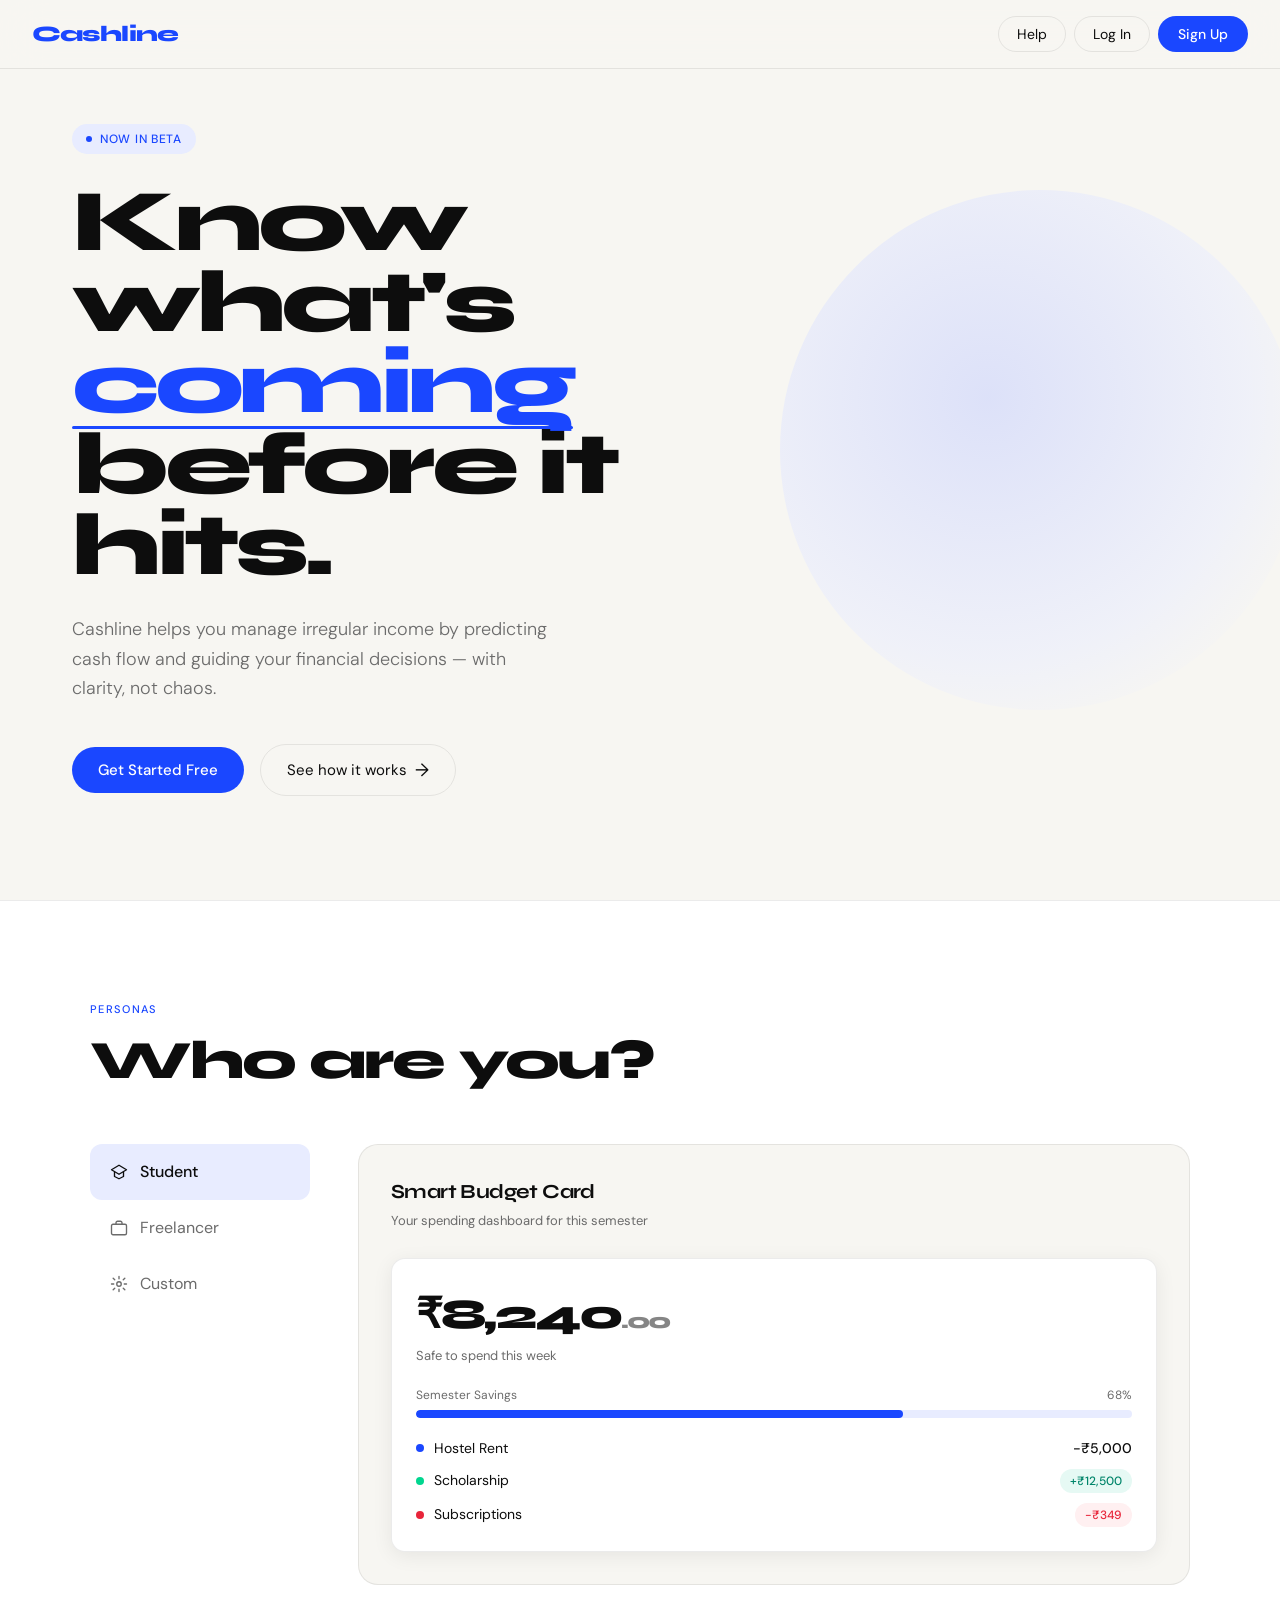
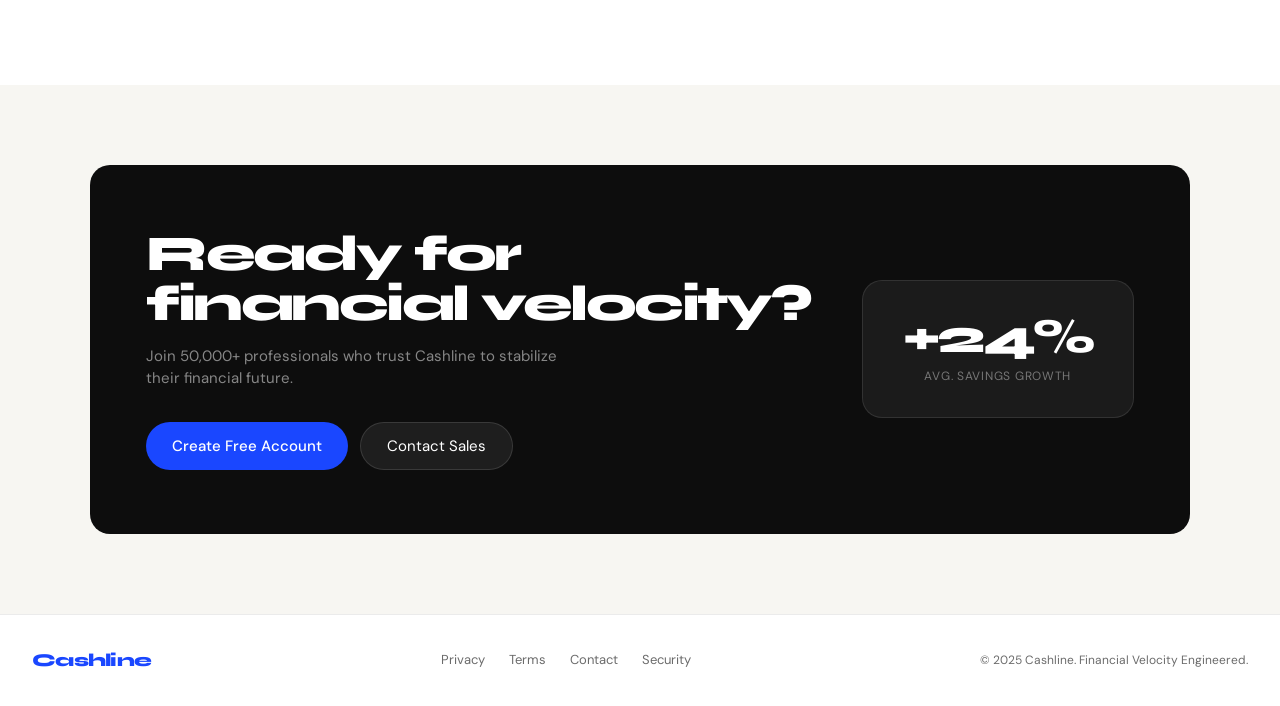
<file: index.html>
<!DOCTYPE html>
<html lang="en">
<head>
<meta charset="UTF-8">
<meta name="viewport" content="width=device-width, initial-scale=1.0">
<title>Cashline — Know What's Coming Before It Hits</title>
<link href="https://fonts.googleapis.com/css2?family=Syne:wght@400;600;700;800&family=DM+Sans:ital,opsz,wght@0,9..40,300;0,9..40,400;0,9..40,500;1,9..40,300&display=swap" rel="stylesheet">
<link rel="stylesheet" href="styles.css">
</head>
<body>

<!-- ═══════════════════════════════════
     LANDING PAGE
═══════════════════════════════════ -->
<div id="landing">

  <nav id="topnav">
    <div class="logo">Cashline</div>
    <div class="nav-links">
      <button class="nav-btn-ghost">Help</button>
      <button class="nav-btn-ghost" onclick="showOnboarding()">Log In</button>
      <button class="nav-btn-primary" onclick="showOnboarding()">Sign Up</button>
    </div>
  </nav>

  <section class="hero">
    <div class="hero-orb"></div>
    <div class="hero-content scroll-reveal">
      <div class="hero-tag"><span class="hero-tag-dot"></span>Now in Beta</div>
      <h1 class="font-display">Know what's <span class="accent">coming</span> before it hits.</h1>
      <p class="hero-sub">Cashline helps you manage irregular income by predicting cash flow and guiding your financial decisions — with clarity, not chaos.</p>
      <div class="hero-ctas">
        <button class="btn-primary" onclick="showOnboarding()">Get Started Free</button>
        <button class="btn-ghost" onclick="document.getElementById('personas').scrollIntoView({behavior:'smooth'})">See how it works <span class="btn-arrow">→</span></button>
      </div>
    </div>
  </section>

  <section class="persona-section scroll-reveal" id="personas">
    <div class="persona-inner">
      <div class="persona-header">
        <div class="section-label">Personas</div>
        <h2 class="font-display">Who are you?</h2>
      </div>
      <div class="persona-layout">
        <div class="persona-tabs" id="personaTabs">
          <div class="tab-pill" id="tabPill"></div>
          <div class="tab-item active" data-tab="student">
            <svg viewBox="0 0 24 24"><path d="M12 3L2 9l10 6 10-6-10-6z"/><path d="M6 12v6l6 3 6-3v-6"/></svg>Student
          </div>
          <div class="tab-item" data-tab="freelancer">
            <svg viewBox="0 0 24 24"><rect x="2" y="7" width="20" height="14" rx="2"/><path d="M16 7V5a2 2 0 00-2-2h-4a2 2 0 00-2 2v2"/></svg>Freelancer
          </div>
          <div class="tab-item" data-tab="custom">
            <svg viewBox="0 0 24 24"><circle cx="12" cy="12" r="3"/><path d="M12 2v3M12 19v3M4.22 4.22l2.12 2.12M17.66 17.66l2.12 2.12M2 12h3M19 12h3M4.22 19.78l2.12-2.12M17.66 6.34l2.12-2.12"/></svg>Custom
          </div>
        </div>
        <div class="stage" id="stage">
          <div class="stage-panel active" id="panel-student">
            <div class="stage-title">Smart Budget Card</div>
            <div class="stage-sub">Your spending dashboard for this semester</div>
            <div class="budget-card">
              <div class="spend-amount">₹8,240<span style="font-size:22px;opacity:.5">.00</span></div>
              <div class="spend-label">Safe to spend this week</div>
              <div class="progress-row"><span>Semester Savings</span><span>68%</span></div>
              <div class="progress-track"><div class="progress-fill" id="semFill" style="width:0%"></div></div>
              <div class="mini-items">
                <div class="mini-item"><div class="mini-item-left"><div class="mini-item-dot" style="background:#1a47ff"></div>Hostel Rent</div><span class="mini-item-amount">-₹5,000</span></div>
                <div class="mini-item"><div class="mini-item-left"><div class="mini-item-dot" style="background:#00d68f"></div>Scholarship</div><span class="mini-item-amount badge badge-green">+₹12,500</span></div>
                <div class="mini-item"><div class="mini-item-left"><div class="mini-item-dot" style="background:#e8253a"></div>Subscriptions</div><span class="mini-item-amount badge badge-red">-₹349</span></div>
              </div>
            </div>
          </div>
          <div class="stage-panel" id="panel-freelancer">
            <div class="stage-title">Velocity Graph</div>
            <div class="stage-sub">Actual income vs Cashline projection</div>
            <div class="graph-wrap">
              <div class="graph-tooltip" id="gTooltip"></div>
              <svg class="velocity-graph" id="velGraph" viewBox="0 0 520 180" preserveAspectRatio="none"></svg>
            </div>
            <div class="graph-legend">
              <div class="legend-item"><div class="legend-line" style="background:#c2ccff"></div>Actual income</div>
              <div class="legend-item"><div class="legend-line" style="background:#1a47ff"></div>Cashline projection</div>
            </div>
          </div>
          <div class="stage-panel" id="panel-custom">
            <div class="stage-title">Control Center</div>
            <div class="stage-sub">Configure your own income &amp; expense patterns</div>
            <div class="control-grid" id="controlGrid">
              <div class="control-card">
                <div class="control-top"><span class="control-name">Predictive alerts</span><div class="toggle on" id="tog1"><div class="toggle-knob"></div></div></div>
                <div class="control-val">On</div><div class="control-desc">Get notified 7 days before a shortfall</div>
              </div>
              <div class="control-card">
                <div class="control-top"><span class="control-name">Auto-smooth</span><div class="toggle" id="tog2"><div class="toggle-knob"></div></div></div>
                <div class="control-val">Off</div><div class="control-desc">Redistribute surplus to lean months</div>
              </div>
              <div class="control-card" style="grid-column:1/-1">
                <div class="control-top"><span class="control-name">Monthly income target</span><span class="badge badge-blue" id="incomeVal">₹45,000</span></div>
                <div class="slider-wrap"><input type="range" min="10000" max="100000" step="5000" value="45000" id="incomeSlider"></div>
                <div class="control-desc">We'll model your projections around this figure</div>
              </div>
              <div class="control-card" style="grid-column:1/-1">
                <div class="control-top"><span class="control-name">Risk buffer</span><span class="badge badge-green" id="bufferVal">15%</span></div>
                <div class="slider-wrap"><input type="range" min="5" max="40" step="5" value="15" id="bufferSlider"></div>
                <div class="control-desc">Emergency cash reserve held back each month</div>
              </div>
            </div>
          </div>
        </div>
      </div>
    </div>
  </section>

  <section class="cta-section scroll-reveal">
    <div class="cta-inner">
      <div>
        <h2 class="cta-h font-display">Ready for financial velocity?</h2>
        <p class="cta-p">Join 50,000+ professionals who trust Cashline to stabilize their financial future.</p>
        <div class="cta-btns">
          <button class="cta-btn-main" onclick="showOnboarding()">Create Free Account</button>
          <button class="cta-btn-outline">Contact Sales</button>
        </div>
      </div>
      <div class="cta-stat">
        <div class="cta-stat-num">+24%</div>
        <div class="cta-stat-lbl">Avg. savings growth</div>
      </div>
    </div>
  </section>

  <footer>
    <div class="footer-logo">Cashline</div>
    <div class="footer-links">
      <a href="#">Privacy</a><a href="#">Terms</a><a href="#">Contact</a><a href="#">Security</a>
    </div>
    <div class="footer-copy">© 2025 Cashline. Financial Velocity Engineered.</div>
  </footer>
</div>


<!-- ═══════════════════════════════════
     ONBOARDING
═══════════════════════════════════ -->
<div id="screen-onboard" class="screen">
  <div class="ob-hero-bg"></div>
  <nav class="ob-nav">
    <div class="logo">Cashline</div>
    <button class="nav-btn-ghost" onclick="showLanding()">← Back</button>
  </nav>
  <div class="ob-body">
    <div class="hero-tag" style="margin-bottom:20px"><span class="hero-tag-dot"></span>Step 1 of 1</div>
    <h2 class="font-display ob-title">Who are you?</h2>
    <p class="ob-sub">We'll personalize Cashline just for you.</p>
    <div class="ob-persona-grid">
      <div class="ob-persona-card" onclick="selectPersona(this,'school')">
        <div class="ob-pc-icon student-icon">🎒</div>
        <div class="ob-pc-name">School Student</div>
        <div class="ob-pc-desc">Pocket money, fees, stationery</div>
      </div>
      <div class="ob-persona-card" onclick="selectPersona(this,'college')">
        <div class="ob-pc-icon college-icon">🎓</div>
        <div class="ob-pc-name">College Student</div>
        <div class="ob-pc-desc">Hostel, bills, part-time income</div>
      </div>
      <div class="ob-persona-card" onclick="selectPersona(this,'freelancer')">
        <div class="ob-pc-icon freelancer-icon">💻</div>
        <div class="ob-pc-name">Freelancer</div>
        <div class="ob-pc-desc">Invoices, clients, irregular income</div>
      </div>
      <div class="ob-persona-card" onclick="selectPersona(this,'other')">
        <div class="ob-pc-icon other-icon">✨</div>
        <div class="ob-pc-name">Other</div>
        <div class="ob-pc-desc">Custom setup for your situation</div>
      </div>
    </div>
    <button class="btn-primary ob-enter-btn" id="ob-btn" onclick="enterApp()" disabled>Enter Cashline →</button>
  </div>
</div>


<!-- ═══════════════════════════════════
     APP SHELL
═══════════════════════════════════ -->
<div id="screen-app" class="screen">

  <!-- App Top Nav (mirrors landing nav style) -->
  <nav class="app-nav" id="app-topnav">
    <div class="logo">Cashline</div>
    <div class="app-nav-right">
      <div class="app-persona-chip" id="persona-badge">🎓 College Student</div>
    </div>
  </nav>

  <!-- Balance Bar (blue header card, below nav) -->
  <div class="balance-bar">
    <div class="balance-bar-inner">
      <div class="bb-left">
        <div class="bb-label">Available balance</div>
        <div class="bb-amount" id="header-balance">₹8,240</div>
        <div class="bb-sub" id="header-obligations"><span class="badge badge-red-sm">₹6,300 obligations</span></div>
      </div>
      <div class="bb-pills">
        <div class="bb-pill danger"><div class="dot-sm"></div>Critical bill</div>
        <div class="bb-pill warn"><div class="dot-sm"></div>2 due soon</div>
        <div class="bb-pill success"><div class="dot-sm"></div>1 invoice</div>
      </div>
    </div>
  </div>

  <!-- Alert -->
  <div class="app-alert" id="home-alert">
    <span class="alert-icon-sm">⚠️</span>
    <div class="alert-text-sm" id="alert-text-content"><strong>Hostel rent due in 2 days.</strong> Pay this first — it cannot be rescheduled.</div>
  </div>

  <!-- HOME TAB -->
  <div id="tab-home" class="tab-content active">

    <!-- Stat cards -->
    <div class="app-section-label">Overview</div>
    <div class="stat-grid">
      <div class="stat-tile balance-tile">
        <div class="st-icon">💰</div>
        <div class="st-label">Balance</div>
        <div class="st-value">₹8,240</div>
        <div class="st-trend up">▲ +12%</div>
      </div>
      <div class="stat-tile income-tile">
        <div class="st-icon">📥</div>
        <div class="st-label">Income (Apr)</div>
        <div class="st-value">₹12,500</div>
        <div class="st-trend up">▲ Received</div>
      </div>
      <div class="stat-tile expense-tile">
        <div class="st-icon">📤</div>
        <div class="st-label">Obligations</div>
        <div class="st-value" id="stat-expenses">₹6,300</div>
        <div class="st-trend down">▼ 3 pending</div>
      </div>
      <div class="stat-tile savings-tile">
        <div class="st-icon">🏦</div>
        <div class="st-label">Goals saved</div>
        <div class="st-value" id="stat-saved">₹15,200</div>
        <div class="st-trend up">▲ 2 goals</div>
      </div>
    </div>

    <!-- Health score -->
    <div class="panel">
      <div class="panel-header-row">
        <div class="panel-title">Financial Health Score</div>
        <div class="score-ring-sm">
          <svg viewBox="0 0 52 52" width="52" height="52">
            <circle cx="26" cy="26" r="22" fill="none" stroke="#e8ecff" stroke-width="5"/>
            <circle cx="26" cy="26" r="22" fill="none" stroke="#1a47ff" stroke-width="5" stroke-dasharray="138" stroke-dashoffset="42" stroke-linecap="round"/>
          </svg>
          <div class="score-ring-num">70</div>
        </div>
      </div>
      <p class="panel-desc">Good — 3 obligations this month. Pay hostel rent first to avoid late fees.</p>
    </div>

    <!-- Quick actions -->
    <div class="app-section-label">Quick actions</div>
    <div class="quick-grid">
      <div class="quick-btn" onclick="openSheet('add-expense')"><div class="qb-icon" style="background:#e8ecff;color:#1a47ff">➕</div><div class="qb-label">Add expense</div></div>
      <div class="quick-btn" onclick="openSheet('add-invoice')"><div class="qb-icon" style="background:#e8f9f4;color:#00a87e">🧾</div><div class="qb-label">Add invoice</div></div>
      <div class="quick-btn" onclick="appSwitchTab('ai')"><div class="qb-icon" style="background:#f5f3ff;color:#7c3aed">🤖</div><div class="qb-label">Ask AI</div></div>
      <div class="quick-btn" onclick="openSheet('upi-sync')"><div class="qb-icon" style="background:#fff9eb;color:#d97706">📱</div><div class="qb-label">Sync UPI</div></div>
    </div>

    <!-- Obligations -->
    <div class="app-section-label-row"><div class="app-section-label" style="margin:0">Obligations ranked</div><div class="section-link" onclick="appSwitchTab('calendar')">See all →</div></div>
    <div id="obligations-list"></div>

    <!-- Forecast chart -->
    <div class="panel" style="margin-top:0">
      <div class="panel-title" style="margin-bottom:8px">30-day cash forecast</div>
      <p class="panel-desc" style="margin-bottom:14px">Projected balance if you pay obligations in priority order</p>
      <div style="height:90px;position:relative">
        <svg width="100%" height="90" viewBox="0 0 340 90" preserveAspectRatio="none">
          <defs><linearGradient id="fg" x1="0" y1="0" x2="0" y2="1"><stop offset="0%" stop-color="#1a47ff" stop-opacity="0.12"/><stop offset="100%" stop-color="#1a47ff" stop-opacity="0"/></linearGradient></defs>
          <path d="M0,30 L30,28 L60,44 L90,40 L120,65 L150,60 L180,50 L210,47 L240,36 L270,30 L300,24 L340,16" fill="none" stroke="#1a47ff" stroke-width="2.5" stroke-linecap="round" stroke-linejoin="round"/>
          <path d="M0,30 L30,28 L60,44 L90,40 L120,65 L150,60 L180,50 L210,47 L240,36 L270,30 L300,24 L340,16 L340,90 L0,90Z" fill="url(#fg)"/>
          <line x1="120" y1="0" x2="120" y2="90" stroke="#e8253a" stroke-width="1" stroke-dasharray="4 3" opacity="0.5"/>
          <text x="122" y="12" font-size="9" fill="#e8253a" font-family="DM Sans">Rent due</text>
        </svg>
      </div>
      <div style="display:flex;justify-content:space-between;font-size:10px;color:#6b6b6b;margin-top:6px"><span>Today</span><span>Apr 10</span><span>Apr 20</span><span>Apr 30</span></div>
    </div>

    <!-- Goals -->
    <div class="app-section-label-row"><div class="app-section-label" style="margin:0">Savings goals</div><div class="section-link" onclick="openSheet('add-goal')">+ Add</div></div>
    <div id="goals-list"></div>

    <!-- Recent transactions -->
    <div class="app-section-label-row"><div class="app-section-label" style="margin:0">Recent transactions</div><div class="section-link" onclick="appSwitchTab('invoices')">See all →</div></div>
    <div id="recent-transactions"></div>
  </div>

  <!-- INVOICES TAB -->
  <div id="tab-invoices" class="tab-content">
    <div class="app-section-label">Invoice Tracker</div>
    <div class="filter-row">
      <button class="filter-btn active" onclick="filterInvoices('all',this)">All</button>
      <button class="filter-btn" onclick="filterInvoices('pending',this)">Pending</button>
      <button class="filter-btn" onclick="filterInvoices('overdue',this)">Overdue</button>
      <button class="filter-btn" onclick="filterInvoices('paid',this)">Paid</button>
      <button class="filter-btn-add btn-primary" onclick="openSheet('add-invoice')">+ New</button>
    </div>
    <div id="invoice-list"></div>
    <div class="app-section-label" style="margin-top:24px">Transaction History</div>
    <button class="btn-ghost-sm" onclick="openSheet('add-transaction')" style="margin-bottom:14px">+ Add transaction</button>
    <div id="transaction-list"></div>
  </div>

  <!-- MARKET TAB -->
  <div id="tab-market" class="tab-content">
    <div class="app-section-label">Live markets</div>
    <div class="market-scroll">
      <div class="market-tile"><div class="mt-name">Nifty 50</div><div class="mt-val">22,514</div><div class="mt-chg up">▲ +0.42%</div></div>
      <div class="market-tile"><div class="mt-name">Sensex</div><div class="mt-val">74,119</div><div class="mt-chg up">▲ +0.38%</div></div>
      <div class="market-tile"><div class="mt-name">USD/INR</div><div class="mt-val">₹83.42</div><div class="mt-chg down">▼ -0.12%</div></div>
      <div class="market-tile"><div class="mt-name">Gold 24K</div><div class="mt-val">₹7,240/g</div><div class="mt-chg up">▲ +1.2%</div></div>
      <div class="market-tile"><div class="mt-name">EUR/INR</div><div class="mt-val">₹90.18</div><div class="mt-chg up">▲ +0.05%</div></div>
    </div>
    <div class="app-section-label" id="market-persona-label">Suggested for you</div>
    <div class="invest-row"><div class="ir-icon" style="background:#e8ecff">📈</div><div class="ir-body"><div class="ir-name">Nifty 50 Index Fund (SIP)</div><div class="ir-desc">From ₹100/month · Low risk</div></div><div class="ir-ret"><div class="ir-pct">12.4%</div><div class="ir-sub">5yr avg</div></div></div>
    <div class="invest-row"><div class="ir-icon" style="background:#e8f9f4">🏦</div><div class="ir-body"><div class="ir-name">Recurring Deposit (RD)</div><div class="ir-desc">₹500/month · Safe</div></div><div class="ir-ret"><div class="ir-pct">6.8%</div><div class="ir-sub">annual</div></div></div>
    <div class="invest-row"><div class="ir-icon" style="background:#fff9eb">🪙</div><div class="ir-body"><div class="ir-name">Digital Gold</div><div class="ir-desc">From ₹10 · Physical-backed</div></div><div class="ir-ret"><div class="ir-pct">+1.2%</div><div class="ir-sub">today</div></div></div>
    <div class="invest-row"><div class="ir-icon" style="background:#f5f3ff">📚</div><div class="ir-body"><div class="ir-name">ELSS Tax Saving Fund</div><div class="ir-desc">80C benefit · 3yr lock-in</div></div><div class="ir-ret"><div class="ir-pct">14.2%</div><div class="ir-sub">5yr avg</div></div></div>
  </div>

  <!-- AI TAB -->
  <div id="tab-ai" class="tab-content">
    <div class="app-section-label">AI Advisor</div>
    <div class="ai-wrap">
      <div class="ai-msgs" id="ai-messages">
        <div class="ai-msg bot"><div class="ai-avatar">🤖</div><div class="ai-bubble">Hey! 👋 I'm your Cashline advisor. I can see your full financial picture. What would you like to know?</div></div>
      </div>
      <div class="ai-chips">
        <div class="ai-chip" onclick="askAI('How much can I save this month?')">How much can I save?</div>
        <div class="ai-chip" onclick="askAI('Which bill should I pay first?')">What to pay first?</div>
        <div class="ai-chip" onclick="askAI('Best investment for ₹1000?')">Invest ₹1,000?</div>
        <div class="ai-chip" onclick="askAI('Draft a follow-up to my client')">Draft client email</div>
      </div>
      <div class="ai-input-row">
        <input class="ai-input" id="ai-input" placeholder="Ask anything about your money...">
        <button class="ai-send" id="ai-send-btn" onclick="sendAIMessage()">→</button>
      </div>
    </div>
  </div>

  <!-- CALENDAR TAB -->
  <div id="tab-calendar" class="tab-content">
    <div class="app-section-label">April 2026</div>
    <div class="cal-grid">
      <div class="cal-dh">Su</div><div class="cal-dh">Mo</div><div class="cal-dh">Tu</div><div class="cal-dh">We</div><div class="cal-dh">Th</div><div class="cal-dh">Fr</div><div class="cal-dh">Sa</div>
      <div class="cal-d faded">30</div><div class="cal-d faded">31</div><div class="cal-d has-ev">1</div><div class="cal-d">2</div><div class="cal-d">3</div><div class="cal-d">4</div>
      <div class="cal-d has-ev">5</div><div class="cal-d">6</div><div class="cal-d">7</div><div class="cal-d">8</div><div class="cal-d">9</div><div class="cal-d has-ev">10</div><div class="cal-d">11</div>
      <div class="cal-d">12</div><div class="cal-d">13</div><div class="cal-d">14</div><div class="cal-d">15</div><div class="cal-d has-ev">16</div><div class="cal-d">17</div><div class="cal-d">18</div>
      <div class="cal-d">19</div><div class="cal-d">20</div><div class="cal-d">21</div><div class="cal-d">22</div><div class="cal-d">23</div><div class="cal-d">24</div><div class="cal-d today has-ev">25</div>
      <div class="cal-d">26</div><div class="cal-d">27</div><div class="cal-d has-ev">28</div><div class="cal-d">29</div><div class="cal-d">30</div>
    </div>
    <div class="app-section-label">Upcoming</div>
    <div id="calendar-events-list"></div>
  </div>

  <!-- PROFILE TAB -->
  <div id="tab-profile" class="tab-content">
    <div class="profile-hero">
      <div class="profile-av" id="profile-avatar">🎓</div>
      <div class="profile-name" id="profile-name">College Student</div>
      <div class="badge badge-blue">Cashline Member</div>
    </div>
    <div class="stat-row-3">
      <div class="s3-box"><div class="s3-val" style="color:#1a47ff">70</div><div class="s3-lbl">Health Score</div></div>
      <div class="s3-box"><div class="s3-val" id="streak-val">1</div><div class="s3-lbl">Streak 🔥</div></div>
      <div class="s3-box"><div class="s3-val" id="goals-count">0</div><div class="s3-lbl">Goals</div></div>
    </div>
    <div class="menu-row" onclick="openSheet('upi-sync')"><div class="mr-icon" style="background:#fff9eb">📱</div><div class="mr-label">Connect GPay / UPI</div><div class="mr-arrow">›</div></div>
    <div class="menu-row" onclick="showToast('SMS sync coming soon!')"><div class="mr-icon" style="background:#e8ecff">💬</div><div class="mr-label">Sync bank SMS alerts</div><div class="mr-arrow">›</div></div>
    <div class="menu-row" onclick="showToast('Alerts configured!')"><div class="mr-icon" style="background:#fff9eb">🔔</div><div class="mr-label">WhatsApp / SMS alerts</div><div class="mr-arrow">›</div></div>
    <div class="menu-row" onclick="showToast('Report downloaded!')"><div class="mr-icon" style="background:#e8f9f4">📄</div><div class="mr-label">Download PDF report</div><div class="mr-arrow">›</div></div>
    <div class="menu-row" onclick="showLanding()"><div class="mr-icon" style="background:#fff0f1">🚪</div><div class="mr-label">Switch persona / Log out</div><div class="mr-arrow">›</div></div>
  </div>

  <!-- BOTTOM NAV -->
  <div class="app-bottom-nav">
    <div class="abn-item active" id="nav-home"     onclick="appSwitchTab('home')">    <div class="abn-icon">🏠</div><div>Home</div></div>
    <div class="abn-item"        id="nav-invoices" onclick="appSwitchTab('invoices')"><div class="abn-icon">🧾</div><div>Invoices</div></div>
    <div class="abn-item"        id="nav-ai"       onclick="appSwitchTab('ai')">      <div class="abn-icon">🤖</div><div>AI</div></div>
    <div class="abn-item"        id="nav-calendar" onclick="appSwitchTab('calendar')"><div class="abn-icon">📅</div><div>Calendar</div></div>
    <div class="abn-item"        id="nav-profile"  onclick="appSwitchTab('profile')"> <div class="abn-icon">👤</div><div>Profile</div></div>
  </div>
</div>


<!-- SHEETS -->
<div class="sheet-overlay" id="sheet-add-expense"     onclick="closeSheet(event,'add-expense')">
  <div class="sheet">
    <div class="sheet-handle"></div>
    <div class="sheet-title">Add expense</div>
    <div class="form-row"><label class="form-lbl">What's this for?</label><input class="form-inp" id="exp-name" placeholder="e.g. Hostel rent, Books..."></div>
    <div class="form-2col">
      <div class="form-row"><label class="form-lbl">Amount (₹)</label><input class="form-inp" id="exp-amount" type="number" placeholder="0"></div>
      <div class="form-row"><label class="form-lbl">Due date</label><input class="form-inp" id="exp-date" type="date"></div>
    </div>
    <div class="form-row"><label class="form-lbl">Urgency</label>
      <select class="form-inp" id="exp-flex">
        <option value="critical">🔴 Critical — fixed, no delay</option>
        <option value="tight">🟡 Tight — can delay with penalty</option>
        <option value="safe" selected>🟢 Safe — flexible</option>
      </select>
    </div>
    <button class="btn-primary" style="width:100%;margin-top:8px" onclick="saveExpense()">Add to Cashline</button>
  </div>
</div>

<div class="sheet-overlay" id="sheet-add-invoice"     onclick="closeSheet(event,'add-invoice')">
  <div class="sheet">
    <div class="sheet-handle"></div>
    <div class="sheet-title">Add invoice / income</div>
    <div class="form-row"><label class="form-lbl">Client / Source</label><input class="form-inp" id="inv-source" placeholder="e.g. Aryan Design Co."></div>
    <div class="form-2col">
      <div class="form-row"><label class="form-lbl">Amount (₹)</label><input class="form-inp" id="inv-amount" type="number" placeholder="0"></div>
      <div class="form-row"><label class="form-lbl">Expected by</label><input class="form-inp" id="inv-date" type="date"></div>
    </div>
    <div class="form-row"><label class="form-lbl">Status</label>
      <select class="form-inp" id="inv-status">
        <option value="pending">Invoice sent — awaiting payment</option>
        <option value="overdue">Overdue</option>
        <option value="paid">Paid</option>
      </select>
    </div>
    <button class="btn-primary" style="width:100%;margin-top:8px" onclick="saveInvoice()">Track this income</button>
  </div>
</div>

<div class="sheet-overlay" id="sheet-add-goal"        onclick="closeSheet(event,'add-goal')">
  <div class="sheet">
    <div class="sheet-handle"></div>
    <div class="sheet-title">New savings goal</div>
    <div class="form-row"><label class="form-lbl">Goal name</label><input class="form-inp" id="goal-name" placeholder="e.g. New phone, Trip..."></div>
    <div class="form-2col">
      <div class="form-row"><label class="form-lbl">Target (₹)</label><input class="form-inp" id="goal-target" type="number" placeholder="0"></div>
      <div class="form-row"><label class="form-lbl">Target date</label><input class="form-inp" id="goal-date" type="date"></div>
    </div>
    <div class="form-row"><label class="form-lbl">Saved so far (₹)</label><input class="form-inp" id="goal-saved" type="number" placeholder="0"></div>
    <button class="btn-primary" style="width:100%;margin-top:8px" onclick="saveGoal()">Create goal</button>
  </div>
</div>

<div class="sheet-overlay" id="sheet-add-transaction" onclick="closeSheet(event,'add-transaction')">
  <div class="sheet">
    <div class="sheet-handle"></div>
    <div class="sheet-title">Add transaction</div>
    <div class="form-row"><label class="form-lbl">Description</label><input class="form-inp" id="txn-name" placeholder="e.g. Zomato, Client payment..."></div>
    <div class="form-2col">
      <div class="form-row"><label class="form-lbl">Amount (₹)</label><input class="form-inp" id="txn-amount" type="number" placeholder="0"></div>
      <div class="form-row"><label class="form-lbl">Date</label><input class="form-inp" id="txn-date" type="date"></div>
    </div>
    <div class="form-row"><label class="form-lbl">Type</label>
      <select class="form-inp" id="txn-type"><option value="expense">📤 Expense</option><option value="income">📥 Income</option></select>
    </div>
    <button class="btn-primary" style="width:100%;margin-top:8px" onclick="saveTransaction()">Log transaction</button>
  </div>
</div>

<div class="sheet-overlay" id="sheet-upi-sync"        onclick="closeSheet(event,'upi-sync')">
  <div class="sheet">
    <div class="sheet-handle"></div>
    <div class="sheet-title">Connect UPI / GPay</div>
    <p style="font-size:13px;color:#6b6b6b;margin-bottom:20px">Auto-read your UPI transactions — no passwords required</p>
    <div style="display:grid;grid-template-columns:1fr 1fr;gap:10px;margin-bottom:20px">
      <div class="upi-opt" onclick="showToast('GPay connected! ✓')"><div style="font-size:26px;margin-bottom:6px">📱</div>Google Pay</div>
      <div class="upi-opt" onclick="showToast('PhonePe connected! ✓')"><div style="font-size:26px;margin-bottom:6px">💜</div>PhonePe</div>
      <div class="upi-opt" onclick="showToast('Paytm connected! ✓')"><div style="font-size:26px;margin-bottom:6px">💙</div>Paytm</div>
      <div class="upi-opt" onclick="openSheet('add-transaction')"><div style="font-size:26px;margin-bottom:6px">📄</div>Upload CSV</div>
    </div>
    <p style="font-size:11px;color:#6b6b6b;text-align:center">🔒 No passwords or OTPs ever required.</p>
  </div>
</div>

<div class="toast" id="toast"></div>
<script src="script.js"></script>
</body>
</html>
</file>
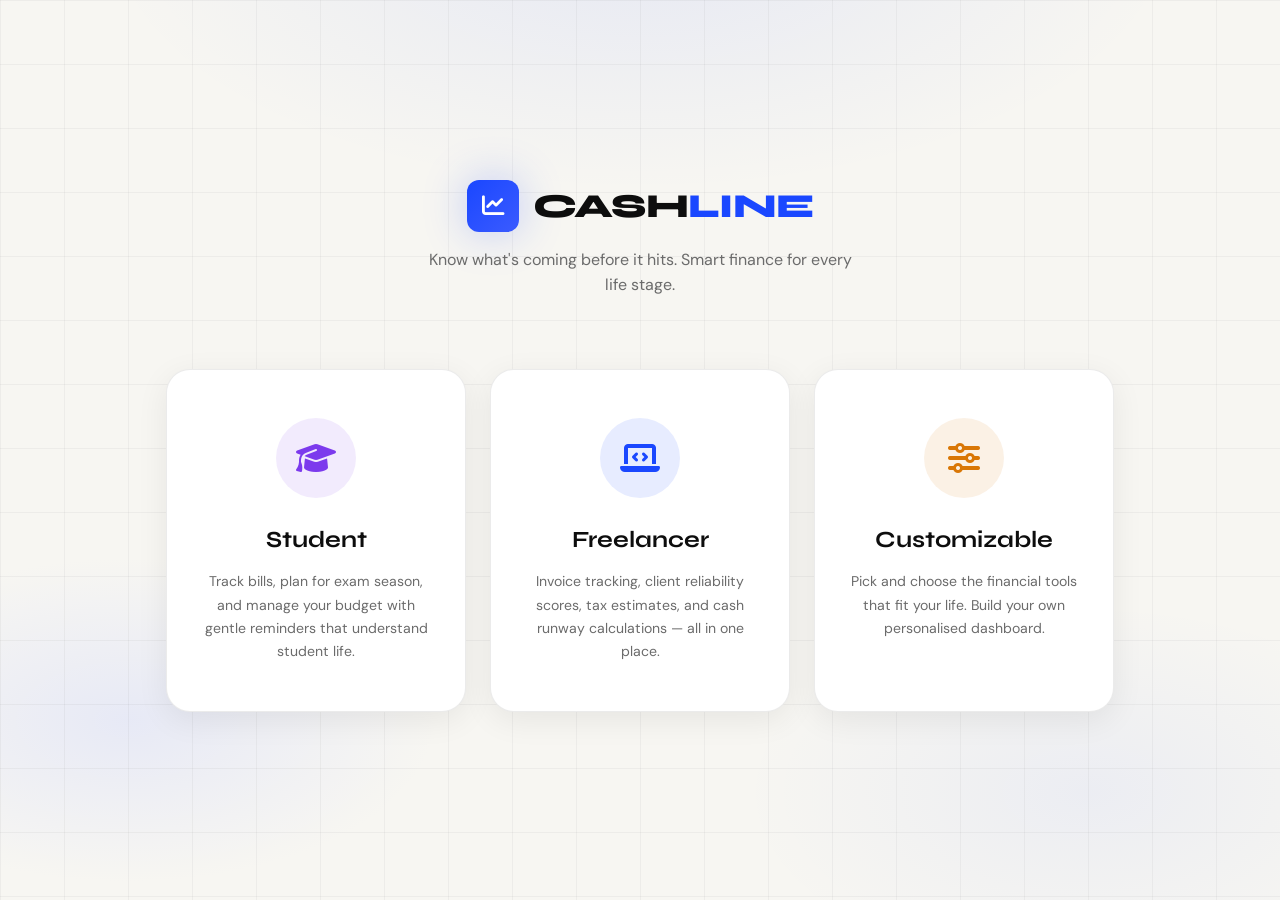
<file: cashline_biggerdash.html>
<!DOCTYPE html>
<html lang="en">
<head>
<meta charset="UTF-8">
<meta name="viewport" content="width=device-width, initial-scale=1.0">
<title>CASHLINE — Know What's Coming Before It Hits</title>
<link href="https://fonts.googleapis.com/css2?family=DM+Sans:ital,wght@0,300;0,400;0,500;0,600;0,700;1,400&family=Syne:wght@400;500;600;700;800&display=swap" rel="stylesheet">
<link rel="stylesheet" href="https://cdnjs.cloudflare.com/ajax/libs/font-awesome/6.4.0/css/all.min.css">
<style>
/* ===========================
   GLOBAL RESET & VARIABLES
=========================== */
*, *::before, *::after { margin:0; padding:0; box-sizing:border-box; }

:root {
  /* ── Cashline Light-Mode Design System ── */
  --ink:       #f7f6f2;  /* cream bg (was dark) */
  --surface:   #ffffff;  /* white cards */
  --raised:    #f3f2ee;  /* slightly raised cream */
  --overlay:   #e9e8e3;  /* hover states */
  --border:    rgba(0,0,0,0.08);
  --border-hi: rgba(0,0,0,0.14);
  --text:      #0d0d0d;  /* near-black */
  --muted:     #6b6b6b;
  --dim:       #9ca3af;

  --accent:    #1a47ff;  /* Cashline blue (was green) */
  --accent-gl: rgba(26,71,255,0.10);
  --amber:     #d97706;
  --amber-gl:  rgba(217,119,6,0.10);
  --coral:     #e8253a;
  --coral-gl:  rgba(232,37,58,0.10);
  --sky:       #3b6fff;
  --sky-gl:    rgba(59,111,255,0.10);
  --violet:    #7c3aed;
  --violet-gl: rgba(124,58,237,0.10);
  --teal:      #00d68f;
  --teal-gl:   rgba(0,214,143,0.10);

  --sh-sm:  0 2px 8px  rgba(0,0,0,0.06);
  --sh:     0 8px 32px rgba(0,0,0,0.07);
  --sh-lg:  0 20px 48px rgba(0,0,0,0.10);
  --r-xs:   6px;
  --r-sm:   8px;
  --r:      12px;
  --r-lg:   18px;
  --r-xl:   24px;
}

html { scroll-behavior: smooth; }

body {
  font-family:'DM Sans', sans-serif;
  background: var(--ink);
  color: var(--text);
  min-height:100vh;
  line-height:1.55;
  overflow-x:hidden;
}

/* ===========================
   PAGE TRANSITIONS
=========================== */
.page-fade { animation: pageFade 0.38s ease both; }
@keyframes pageFade {
  from { opacity:0; transform:translateY(14px); }
  to   { opacity:1; transform:translateY(0); }
}
.slide-up { animation: slideUp 0.45s cubic-bezier(0.34,1.56,0.64,1) both; }
@keyframes slideUp {
  from { opacity:0; transform:translateY(32px) scale(0.97); }
  to   { opacity:1; transform:translateY(0) scale(1); }
}
.stagger > * { animation: pageFade 0.35s ease both; }
.stagger > *:nth-child(1) { animation-delay:0.04s; }
.stagger > *:nth-child(2) { animation-delay:0.09s; }
.stagger > *:nth-child(3) { animation-delay:0.14s; }
.stagger > *:nth-child(4) { animation-delay:0.19s; }
.stagger > *:nth-child(5) { animation-delay:0.24s; }

/* ===========================
   LOADER
=========================== */
.loader-overlay {
  position:fixed; inset:0; background:var(--ink);
  display:flex; flex-direction:column; align-items:center; justify-content:center;
  z-index:9999;
  transition: opacity 0.4s ease, visibility 0.4s ease;
}
.loader-overlay.hidden { opacity:0; visibility:hidden; pointer-events:none; }

.loader-ring {
  width:56px; height:56px;
  border:3px solid var(--raised);
  border-top-color: var(--accent);
  border-radius:50%;
  animation: spin 0.8s linear infinite;
  margin-bottom:20px;
}
@keyframes spin { to { transform:rotate(360deg); } }

.loader-text {
  font-family:'Syne',sans-serif;
  font-size:1rem; font-weight:700;
  color:var(--muted);
  letter-spacing:0.06em;
}
.loader-dot {
  display:inline-block;
  animation: dotPulse 1.2s ease infinite;
}
.loader-dot:nth-child(2) { animation-delay:0.2s; }
.loader-dot:nth-child(3) { animation-delay:0.4s; }
@keyframes dotPulse { 0%,80%,100%{ opacity:0.2; } 40%{ opacity:1; } }

/* ===========================
   ERROR PAGE
=========================== */
.error-page {
  display:none; min-height:100vh;
  flex-direction:column; align-items:center; justify-content:center;
  padding:40px 24px; text-align:center;
}
.error-page.active { display:flex; }
.error-face {
  width:120px; height:120px;
  background: var(--surface);
  border:2px solid var(--coral-gl);
  border-radius:50%;
  display:flex; align-items:center; justify-content:center;
  font-size:3.5rem; margin-bottom:28px;
  box-shadow: 0 0 60px rgba(248,81,73,0.2);
  animation: wobb 3s ease-in-out infinite;
}
@keyframes wobb {
  0%,100% { transform:rotate(-3deg); }
  50%      { transform:rotate(3deg); }
}
.error-page h2 {
  font-family:'Syne',sans-serif;
  font-size:1.8rem; font-weight:800;
  margin-bottom:12px; color:var(--text);
}
.error-page p { color:var(--muted); max-width:380px; margin:0 auto 28px; }

/* ===========================
   LANDING PAGE
=========================== */
.landing {
  min-height:100vh;
  display:flex; flex-direction:column;
  align-items:center; justify-content:center;
  padding:72px 24px 80px;
  background:
    radial-gradient(ellipse 65% 45% at 50% -8%, rgba(26,71,255,0.08) 0%, transparent 65%),
    radial-gradient(ellipse 45% 35% at 85% 88%, rgba(26,71,255,0.05) 0%, transparent 60%),
    radial-gradient(ellipse 40% 30% at 10% 80%, rgba(194,204,255,0.3) 0%, transparent 60%),
    var(--ink);
  position:relative; overflow:hidden;
}
.landing::before {
  content:'';
  position:absolute; inset:0;
  background-image:
    linear-gradient(rgba(0,0,0,0.04) 1px, transparent 1px),
    linear-gradient(90deg, rgba(0,0,0,0.04) 1px, transparent 1px);
  background-size:64px 64px;
  pointer-events:none;
}

.landing-brand {
  display:flex; align-items:center; gap:14px;
  margin-bottom:16px; position:relative; z-index:1;
}
.brand-mark {
  width:52px; height:52px;
  background: linear-gradient(135deg, var(--accent), #3b5bff);
  border-radius: var(--r);
  display:flex; align-items:center; justify-content:center;
  font-size:1.4rem;
  box-shadow: 0 0 44px rgba(26,71,255,0.25);
}
.brand-mark i { color: #fff; }
.brand-title {
  font-family:'Syne',sans-serif;
  font-size:2.1rem; font-weight:800;
  letter-spacing:-0.02em;
  color:var(--text);
}
.brand-title span { color:var(--accent); }

.landing-tagline {
  font-size:1rem; color:var(--muted);
  margin-bottom:72px; text-align:center;
  max-width:440px; position:relative; z-index:1;
}

.landing-cards {
  display:flex; gap:24px; flex-wrap:wrap;
  justify-content:center; max-width:1100px;
  width:100%; position:relative; z-index:1;
}

.landing-card {
  background:var(--surface);
  border:1px solid var(--border);
  border-radius:var(--r-xl);
  padding:48px 36px;
  width:300px; cursor:pointer;
  transition: transform 0.38s cubic-bezier(0.34,1.56,0.64,1),
              border-color 0.25s, box-shadow 0.35s;
  position:relative; overflow:hidden; text-align:center;
}
.landing-card::before {
  content:'';
  position:absolute; top:0; left:0; right:0;
  height:3px; opacity:0; transition:opacity 0.3s;
}
.landing-card.student::before   { background: linear-gradient(90deg, var(--violet), #e879f9); }
.landing-card.freelancer::before{ background: linear-gradient(90deg, var(--accent), var(--sky)); }
.landing-card.custom::before    { background: linear-gradient(90deg, var(--amber), var(--coral)); }
.landing-card:hover::before { opacity:1; }
.landing-card:hover {
  transform:translateY(-14px);
  border-color:var(--border-hi);
  box-shadow:var(--sh-lg);
}

.card-icon-wrap {
  width:80px; height:80px;
  border-radius:50%;
  margin:0 auto 24px;
  display:flex; align-items:center; justify-content:center;
  font-size:2rem;
  transition:transform 0.38s ease;
}
.landing-card:hover .card-icon-wrap { transform:scale(1.12) rotate(6deg); }
.landing-card.student   .card-icon-wrap { background:var(--violet-gl); color:var(--violet); }
.landing-card.freelancer.card-icon-wrap { background:var(--accent-gl); color:var(--accent); }
.landing-card.freelancer .card-icon-wrap { background:var(--accent-gl); color:var(--accent); }
.landing-card.custom    .card-icon-wrap { background:var(--amber-gl);  color:var(--amber); }

.landing-card h2 {
  font-family:'Syne',sans-serif;
  font-size:1.45rem; font-weight:700;
  margin-bottom:12px; color:var(--text);
}
.landing-card p { font-size:0.88rem; color:var(--muted); line-height:1.65; }

/* ===========================
   DASHBOARD SHELL
=========================== */
.app { display:none; min-height:100vh; }
.app.active { display:flex; }

/* SIDEBAR */
.sidebar {
  width:256px;
  background:var(--surface);
  border-right:1px solid var(--border);
  padding:24px 14px;
  position:fixed; height:100vh; overflow-y:auto;
  z-index:200; display:flex; flex-direction:column;
  transition: transform 0.3s ease;
}
.sidebar::-webkit-scrollbar { width:4px; }
.sidebar::-webkit-scrollbar-thumb { background:var(--border-hi); border-radius:4px; }

.sidebar-brand {
  display:flex; align-items:center; gap:11px;
  padding:6px 10px 22px;
  border-bottom:1px solid var(--border);
  margin-bottom:22px;
}
.sb-mark {
  width:36px; height:36px;
  border-radius:var(--r-xs);
  display:flex; align-items:center; justify-content:center;
  font-size:0.95rem; flex-shrink:0;
}
.sb-mark.student   { background:linear-gradient(135deg, var(--violet), #a855f7); color:#fff; }
.sb-mark.freelancer{ background:linear-gradient(135deg, var(--accent), #3b5bff); color:#fff; }
.sb-mark.custom    { background:linear-gradient(135deg, var(--amber), #f59e0b); color:#fff; }
.sb-name {
  font-family:'Syne',sans-serif; font-size:1.05rem; font-weight:700; color:var(--text);
}

.nav-section {
  font-size:0.66rem; font-weight:700;
  text-transform:uppercase; letter-spacing:0.1em;
  color:var(--dim); padding:0 10px; margin:18px 0 7px;
}
.nav-list { list-style:none; }
.nav-item { margin-bottom:2px; }
.nav-link {
  display:flex; align-items:center; gap:11px;
  padding:10px 12px; border-radius:var(--r-sm);
  color:var(--muted); text-decoration:none;
  font-size:0.875rem; font-weight:500;
  transition: background 0.18s, color 0.18s;
  cursor:pointer;
}
.nav-link i { width:18px; font-size:0.9rem; flex-shrink:0; }
.nav-link:hover { background:var(--raised); color:var(--text); }
.nav-link.active { color:var(--accent); border:1px solid rgba(57,211,83,0.2); }
.nav-link.active.student-nav   { color:var(--violet); background:var(--violet-gl); border-color:rgba(188,140,255,0.2); }
.nav-link.active.freelancer-nav{ color:var(--accent);  background:var(--accent-gl); border-color:rgba(57,211,83,0.2); }
.nav-link.active.custom-nav    { color:var(--amber);   background:var(--amber-gl);  border-color:rgba(227,179,65,0.2); }

.sidebar-footer {
  margin-top:auto; padding-top:16px;
  border-top:1px solid var(--border);
}
.user-chip {
  display:flex; align-items:center; gap:11px;
  padding:11px; background:var(--raised); border-radius:var(--r);
  cursor:pointer; transition:background 0.18s;
}
.user-chip:hover { background:var(--overlay); }
.u-avatar {
  width:36px; height:36px;
  border-radius:var(--r-xs);
  display:flex; align-items:center; justify-content:center;
  color:var(--ink); font-weight:700; font-size:0.95rem; flex-shrink:0;
}
.u-avatar.student   { background:linear-gradient(135deg, var(--violet), #e879f9); color:#fff; }
.u-avatar.freelancer{ background:linear-gradient(135deg, var(--accent), var(--sky)); }
.u-avatar.custom    { background:linear-gradient(135deg, var(--amber), var(--coral)); color:#fff; }
.u-meta h4 { font-size:0.85rem; font-weight:600; color:var(--text); }
.u-meta span { font-size:0.72rem; color:var(--muted); }

/* MAIN CONTENT */
.main {
  margin-left:256px; flex:1;
  padding:32px; background:var(--ink);
  min-height:100vh;
}

.top-bar {
  display:flex; justify-content:space-between;
  align-items:flex-start; margin-bottom:32px;
  flex-wrap:wrap; gap:16px;
}
.page-title h1 {
  font-family:'Syne',sans-serif;
  font-size:1.7rem; font-weight:700;
  color:var(--text); letter-spacing:-0.02em;
}
.page-title p { color:var(--muted); font-size:0.875rem; margin-top:4px; }
.top-actions { display:flex; gap:10px; align-items:center; }

.mobile-menu-btn {
  display:none; width:38px; height:38px;
  border-radius:var(--r-sm); border:1px solid var(--border);
  background:var(--surface); color:var(--text);
  font-size:0.95rem; cursor:pointer;
  align-items:center; justify-content:center;
}

/* ===========================
   BUTTONS
=========================== */
.btn {
  padding:10px 20px; border-radius:var(--r-sm);
  border:none; font-family:'DM Sans',sans-serif;
  font-weight:600; font-size:0.875rem; cursor:pointer;
  transition: all 0.2s ease;
  display:inline-flex; align-items:center; gap:8px;
  white-space:nowrap;
}
.btn-primary {
  background:var(--accent); color:#fff;
}
.btn-primary:hover {
  background:#1338e0; transform:translateY(-2px);
  box-shadow:0 6px 24px rgba(26,71,255,0.3);
}
.btn-secondary {
  background:var(--raised); color:var(--text);
  border:1px solid var(--border);
}
.btn-secondary:hover { border-color:var(--border-hi); background:var(--overlay); }
.btn-danger { background:var(--coral); color:#fff; }
.btn-danger:hover { background:#ff6b63; transform:translateY(-2px); }
.btn-sm { padding:7px 14px; font-size:0.8rem; }
.btn-icon {
  width:36px; height:36px; padding:0;
  border-radius:var(--r-xs);
  display:inline-flex; align-items:center; justify-content:center;
}
.btn-student.btn-primary  { background:var(--violet); color:#fff; }
.btn-student.btn-primary:hover { background:#c8a2ff; box-shadow:0 6px 24px rgba(188,140,255,0.3); }
.btn-custom.btn-primary   { background:var(--amber); color:var(--ink); }
.btn-custom.btn-primary:hover { background:#f0c050; box-shadow:0 6px 24px rgba(227,179,65,0.3); }

/* ===========================
   PAGE SECTIONS
=========================== */
.page-section { display:none; }
.page-section.active { display:block; animation:pageFade 0.35s ease both; }

/* ===========================
   STAT CARDS
=========================== */
.cards-grid {
  display:grid;
  grid-template-columns:repeat(auto-fit, minmax(215px, 1fr));
  gap:16px; margin-bottom:22px;
}
.stat-card {
  background:var(--surface); border:1px solid var(--border);
  border-radius:var(--r-lg); padding:24px;
  position:relative; overflow:hidden;
  transition:border-color 0.2s, transform 0.2s;
}
.stat-card:hover { border-color:var(--border-hi); transform:translateY(-3px); }
.stat-glow {
  position:absolute; top:-20px; right:-20px;
  width:80px; height:80px; border-radius:50%;
  opacity:0.25; filter:blur(20px); pointer-events:none;
}
.stat-icon {
  width:42px; height:42px; border-radius:var(--r-sm);
  display:flex; align-items:center; justify-content:center;
  font-size:1rem; margin-bottom:16px;
}
.stat-label {
  font-size:0.75rem; color:var(--muted); font-weight:600;
  text-transform:uppercase; letter-spacing:0.06em; margin-bottom:6px;
}
.stat-value {
  font-family:'Syne',sans-serif; font-size:1.85rem;
  font-weight:700; color:var(--text); line-height:1;
}
.stat-trend {
  display:flex; align-items:center; gap:5px;
  margin-top:10px; font-size:0.78rem; font-weight:500;
  color:var(--muted);
}
.stat-trend.up   { color:var(--accent); }
.stat-trend.down { color:var(--coral); }

/* ===========================
   PANELS
=========================== */
.panel {
  background:var(--surface); border:1px solid var(--border);
  border-radius:var(--r-lg); padding:24px; margin-bottom:20px;
  transition:border-color 0.2s;
}
.panel:hover { border-color:rgba(255,255,255,0.12); }
.panel-header {
  display:flex; justify-content:space-between;
  align-items:center; margin-bottom:22px;
}
.panel-title {
  font-family:'Syne',sans-serif; font-size:1rem;
  font-weight:700; color:var(--text);
  display:flex; align-items:center; gap:10px;
}
.panel-title i { font-size:0.9rem; }

.two-col { display:grid; grid-template-columns:1fr 1fr; gap:20px; }
.three-col { display:grid; grid-template-columns:1fr 1fr 1fr; gap:20px; }

/* ===========================
   FORM ELEMENTS
=========================== */
.form-group { margin-bottom:16px; }
.form-group label {
  display:block; font-size:0.76rem; font-weight:600;
  color:var(--muted); text-transform:uppercase;
  letter-spacing:0.06em; margin-bottom:7px;
}
.form-group input,
.form-group select,
.form-group textarea {
  width:100%; padding:11px 14px;
  background:var(--raised); border:1px solid var(--border);
  border-radius:var(--r-sm); color:var(--text);
  font-family:'DM Sans',sans-serif; font-size:0.9rem;
  transition:border-color 0.2s, box-shadow 0.2s;
}
.form-group input:focus,
.form-group select:focus,
.form-group textarea:focus {
  outline:none; border-color:var(--accent);
  box-shadow:0 0 0 3px rgba(57,211,83,0.12);
}
.form-group select option { background:var(--raised); color:var(--text); }
.form-row { display:grid; grid-template-columns:1fr 1fr; gap:14px; }
.form-hint { font-size:0.78rem; color:var(--muted); margin-top:6px; }

/* INPUT ACCENTS per user type */
.student-mode .form-group input:focus,
.student-mode .form-group select:focus { border-color:var(--violet); box-shadow:0 0 0 3px var(--violet-gl); }
.custom-mode  .form-group input:focus,
.custom-mode  .form-group select:focus { border-color:var(--amber);  box-shadow:0 0 0 3px var(--amber-gl); }

/* ===========================
   TRANSACTIONS
=========================== */
.tx-list { max-height:420px; overflow-y:auto; }
.tx-list::-webkit-scrollbar { width:4px; }
.tx-list::-webkit-scrollbar-thumb { background:var(--border-hi); border-radius:4px; }

.tx-item {
  display:flex; align-items:center; gap:14px;
  padding:13px 14px; border-radius:var(--r);
  margin-bottom:8px; background:var(--raised);
  border:1px solid transparent;
  transition: border-color 0.18s, transform 0.2s;
}
.tx-item:hover { border-color:var(--border); transform:translateX(4px); }
.tx-icon {
  width:42px; height:42px; border-radius:var(--r-sm);
  display:flex; align-items:center; justify-content:center;
  font-size:1rem; flex-shrink:0;
}
.tx-item.income  .tx-icon { background:var(--accent-gl); color:var(--accent); }
.tx-item.expense .tx-icon { background:var(--coral-gl);  color:var(--coral); }
.tx-meta { flex:1; min-width:0; }
.tx-meta h4 { font-size:0.9rem; font-weight:600; color:var(--text); white-space:nowrap; overflow:hidden; text-overflow:ellipsis; }
.tx-meta span { font-size:0.78rem; color:var(--muted); }
.tx-amount { font-family:'Syne',sans-serif; font-weight:700; font-size:1rem; white-space:nowrap; }
.tx-item.income  .tx-amount { color:var(--accent); }
.tx-item.expense .tx-amount { color:var(--coral); }

.delete-btn {
  width:32px; height:32px; border-radius:var(--r-xs);
  border:none; background:var(--coral-gl); color:var(--coral);
  cursor:pointer; font-size:0.8rem; flex-shrink:0;
  display:flex; align-items:center; justify-content:center;
  transition:background 0.18s;
}
.delete-btn:hover { background:var(--coral); color:#fff; }

/* ===========================
   EMPTY STATE
=========================== */
.empty-state {
  text-align:center; padding:44px 20px; color:var(--dim);
}
.empty-state i { font-size:3rem; margin-bottom:16px; display:block; opacity:0.4; }
.empty-state p { font-size:0.92rem; color:var(--muted); }

/* ===========================
   MONEY JAR (Student)
=========================== */
.jar-wrap {
  display:flex; flex-direction:column;
  align-items:center; padding:28px;
}
.jar {
  position:relative; width:160px; height:220px;
  margin-bottom:22px;
}
.jar-body {
  position:absolute; bottom:0; width:100%; height:185px;
  border:3px solid rgba(0,0,0,0.10);
  border-radius:0 0 36px 36px; overflow:hidden;
  background:linear-gradient(180deg, rgba(0,0,0,0.02), rgba(0,0,0,0.01));
}
.jar-lid {
  position:absolute; top:0; left:50%; transform:translateX(-50%);
  width:125px; height:44px;
  background:linear-gradient(180deg, var(--overlay), var(--raised));
  border-radius:9px 9px 0 0;
  border:3px solid rgba(0,0,0,0.10);
}
.jar-lid::before {
  content:''; position:absolute; bottom:-11px; left:-16px; right:-16px;
  height:16px; background:var(--raised);
  border-radius:4px; border:1px solid rgba(0,0,0,0.06);
}
.jar-fill {
  position:absolute; bottom:0; width:100%;
  transition:height 1s cubic-bezier(0.34,1.56,0.64,1);
  border-radius:0 0 33px 33px;
}
.jar-fill::before {
  content:''; position:absolute; top:0; left:0; right:0; height:18px;
  background:linear-gradient(180deg, rgba(255,255,255,0.3), transparent);
}
.jar-percent {
  font-family:'Syne',sans-serif; font-size:2.4rem; font-weight:700;
  color:var(--text);
}
.jar-label { font-size:0.85rem; color:var(--muted); margin-top:6px; }

/* ===========================
   BILLS & INVOICE ITEMS
=========================== */
.bill-item {
  display:flex; align-items:center; gap:14px;
  padding:14px; border-radius:var(--r); margin-bottom:9px;
  border:1px solid var(--border);
  border-left:3px solid var(--border);
  background:var(--raised);
  transition:border-color 0.18s, transform 0.2s;
}
.bill-item:hover { transform:translateX(4px); }
.bill-item.urgent { background:var(--coral-gl); border-left-color:var(--coral); }
.bill-item.soon   { background:var(--amber-gl); border-left-color:var(--amber); }
.bill-item.normal { border-left-color:var(--accent); }
.bill-icon {
  width:42px; height:42px; border-radius:var(--r-sm);
  display:flex; align-items:center; justify-content:center;
  font-size:1rem; flex-shrink:0;
  background:var(--overlay);
}
.bill-item.urgent .bill-icon { color:var(--coral); }
.bill-item.soon   .bill-icon { color:var(--amber); }
.bill-item.normal .bill-icon { color:var(--accent); }
.bill-meta { flex:1; }
.bill-meta h4 { font-size:0.9rem; font-weight:600; color:var(--text); }
.bill-meta span { font-size:0.78rem; color:var(--muted); }
.bill-amount { font-family:'Syne',sans-serif; font-weight:700; color:var(--text); white-space:nowrap; }
.bill-badge {
  padding:4px 10px; border-radius:20px;
  font-size:0.72rem; font-weight:700;
  flex-shrink:0;
}
.bill-item.urgent .bill-badge { background:var(--coral); color:#fff; }
.bill-item.soon   .bill-badge { background:var(--amber); color:var(--ink); }

/* ===========================
   INVOICE BADGES
=========================== */
.inv-badge {
  padding:4px 10px; border-radius:20px;
  font-size:0.72rem; font-weight:700; flex-shrink:0;
}
.inv-badge.paid    { background:var(--accent-gl); color:var(--accent); border:1px solid rgba(57,211,83,0.3); }
.inv-badge.overdue { background:var(--coral-gl);  color:var(--coral);  border:1px solid rgba(248,81,73,0.3); }
.inv-badge.pending { background:var(--amber-gl);  color:var(--amber);  border:1px solid rgba(227,179,65,0.3); }

/* ===========================
   CALENDAR
=========================== */
.cal-wrap {
  background:var(--raised); border-radius:var(--r-lg);
  padding:20px; border:1px solid var(--border);
}
.cal-header {
  display:flex; justify-content:space-between;
  align-items:center; margin-bottom:18px;
}
.cal-header h3 {
  font-family:'Syne',sans-serif; font-size:1rem; font-weight:700;
}
.cal-nav { display:flex; gap:8px; }
.cal-nav button {
  width:34px; height:34px; border-radius:var(--r-xs);
  border:1px solid var(--border); background:var(--surface);
  color:var(--text); cursor:pointer; transition:all 0.18s;
  display:flex; align-items:center; justify-content:center;
}
.cal-nav button:hover { background:var(--accent); color:#fff; border-color:var(--accent); }
.cal-grid {
  display:grid; grid-template-columns:repeat(7, 1fr); gap:6px;
}
.cal-day-name {
  text-align:center; font-weight:700; color:var(--dim);
  font-size:0.72rem; letter-spacing:0.05em; padding:8px 0;
}
.cal-day {
  aspect-ratio:1; display:flex; align-items:center; justify-content:center;
  border-radius:var(--r-xs); font-weight:500; font-size:0.82rem;
  cursor:pointer; position:relative; transition:background 0.15s, color 0.15s;
}
.cal-day:hover { background:var(--overlay); }
.cal-day.today { background:var(--accent); color:#fff; font-weight:700; }
.cal-day.other-month { color:var(--dim); }
.cal-day.has-event::after {
  content:''; position:absolute; bottom:3px;
  width:4px; height:4px; border-radius:50%;
  background:var(--coral);
}

/* ===========================
   WHAT-IF / LIQUIDITY
=========================== */
.result-block {
  background:var(--raised); border:1px solid var(--border);
  border-radius:var(--r-lg); padding:28px;
  text-align:center; margin-top:18px;
}
.result-days {
  font-family:'Syne',sans-serif; font-size:4rem;
  font-weight:800; color:var(--accent); line-height:1;
}
.result-label { color:var(--muted); font-size:1rem; margin-top:10px; }
.result-warn {
  margin-top:16px; padding:14px;
  background:var(--coral-gl); border:1px solid rgba(248,81,73,0.3);
  border-radius:var(--r); color:var(--coral); font-size:0.88rem; font-weight:500;
}
.scenario-row {
  display:flex; justify-content:space-between; align-items:center;
  padding:10px 0; border-bottom:1px solid var(--border);
  font-size:0.88rem;
}
.scenario-row:last-child { border-bottom:none; }

/* ===========================
   EXAM ITEMS
=========================== */
.exam-item {
  display:flex; align-items:center; gap:14px;
  padding:14px; border-radius:var(--r);
  margin-bottom:9px;
  background:var(--violet-gl);
  border:1px solid rgba(188,140,255,0.2);
  transition:transform 0.2s;
}
.exam-item:hover { transform:translateX(4px); }
.exam-icon {
  width:42px; height:42px; border-radius:var(--r-sm);
  display:flex; align-items:center; justify-content:center;
  font-size:1rem; flex-shrink:0;
  background:linear-gradient(135deg, var(--violet), #e879f9); color:#fff;
}
.exam-meta { flex:1; }
.exam-meta h4 { font-size:0.9rem; font-weight:600; color:var(--text); }
.exam-meta span { font-size:0.78rem; color:var(--muted); }
.exam-status-badge {
  padding:4px 10px; border-radius:20px;
  font-size:0.72rem; font-weight:700; flex-shrink:0;
}
.exam-status-badge.soon { background:var(--coral-gl); color:var(--coral); border:1px solid rgba(248,81,73,0.3); }
.exam-status-badge.upcoming { background:var(--violet-gl); color:var(--violet); border:1px solid rgba(188,140,255,0.3); }

/* ===========================
   TOGGLE SWITCH
=========================== */
.toggle-wrap {
  display:flex; align-items:center; gap:14px;
  padding:14px; background:var(--raised);
  border-radius:var(--r); margin-bottom:16px;
  border:1px solid var(--border);
}
.toggle { position:relative; width:52px; height:28px; flex-shrink:0; }
.toggle input { opacity:0; width:0; height:0; }
.toggle-slider {
  position:absolute; cursor:pointer;
  inset:0; background:var(--overlay); border-radius:28px;
  transition:background 0.3s;
}
.toggle-slider::before {
  content:''; position:absolute;
  width:20px; height:20px;
  left:4px; bottom:4px;
  background:#fff; border-radius:50%;
  transition:transform 0.3s;
}
.toggle input:checked + .toggle-slider { background:var(--violet); }
.toggle input:checked + .toggle-slider::before { transform:translateX(24px); }
.toggle-label { font-size:0.875rem; font-weight:500; color:var(--text); }

/* ===========================
   CLIENT RELIABILITY (Freelancer)
=========================== */
.reliability-bar-wrap { margin-top:8px; }
.reliability-bar-bg {
  width:100%; height:6px; background:var(--overlay);
  border-radius:4px; overflow:hidden;
}
.reliability-bar-fill { height:100%; border-radius:4px; transition:width 0.6s ease; }

.client-card {
  background:var(--raised); border:1px solid var(--border);
  border-radius:var(--r-lg); padding:18px;
  margin-bottom:12px; transition:border-color 0.18s;
}
.client-card:hover { border-color:var(--border-hi); }
.client-score {
  font-family:'Syne',sans-serif; font-size:1.6rem; font-weight:800;
}

/* ===========================
   ACCOUNT ITEMS (Freelancer)
=========================== */
.account-card {
  background:var(--raised); border:1px solid var(--border);
  border-radius:var(--r-lg); padding:18px; margin-bottom:12px;
  display:flex; align-items:center; gap:14px;
  transition:border-color 0.18s, transform 0.2s;
}
.account-card:hover { border-color:var(--border-hi); transform:translateY(-2px); }
.account-icon {
  width:46px; height:46px; border-radius:var(--r-sm);
  display:flex; align-items:center; justify-content:center;
  font-size:1.1rem; flex-shrink:0;
}

/* ===========================
   EMI ITEMS (Custom)
=========================== */
.emi-item {
  display:flex; align-items:center; gap:14px;
  padding:14px; border-radius:var(--r);
  margin-bottom:9px; background:var(--raised);
  border:1px solid var(--border);
  border-left:3px solid var(--border);
  transition:border-color 0.18s, transform 0.2s;
}
.emi-item:hover { transform:translateX(4px); }
.emi-icon {
  width:42px; height:42px; border-radius:var(--r-sm);
  display:flex; align-items:center; justify-content:center;
  font-size:1.1rem; flex-shrink:0;
}
.emi-meta { flex:1; }
.emi-meta h4 { font-size:0.9rem; font-weight:600; color:var(--text); }
.emi-meta span { font-size:0.78rem; color:var(--muted); }
.emi-amount { font-family:'Syne',sans-serif; font-weight:700; }

/* ===========================
   CUSTOM FEATURE PICKER
=========================== */
.picker-page {
  min-height:100vh;
  display:flex; flex-direction:column;
  align-items:center; padding:60px 24px 80px;
  background:
    radial-gradient(ellipse 65% 40% at 50% -5%, rgba(26,71,255,0.07) 0%, transparent 65%),
    radial-gradient(ellipse 50% 40% at 85% 90%, rgba(194,204,255,0.3) 0%, transparent 60%),
    var(--ink);
  position:relative; overflow:hidden;
}
.picker-page::before {
  content:''; position:absolute; inset:0;
  background-image:
    linear-gradient(rgba(0,0,0,0.04) 1px, transparent 1px),
    linear-gradient(90deg, rgba(0,0,0,0.04) 1px, transparent 1px);
  background-size:64px 64px; pointer-events:none;
}
.picker-header { text-align:center; margin-bottom:48px; position:relative; z-index:1; }
.picker-header h2 {
  font-family:'Syne',sans-serif; font-size:1.6rem; font-weight:800;
  margin-bottom:10px;
}
.picker-header p { color:var(--muted); max-width:480px; margin:0 auto; }
.cat-label {
  font-size:0.7rem; font-weight:700; text-transform:uppercase;
  letter-spacing:0.1em; color:var(--dim);
  margin-bottom:12px; margin-top:28px;
  display:flex; align-items:center; gap:10px;
}
.cat-label::after { content:''; flex:1; height:1px; background:var(--border); }
.features-grid {
  display:grid; grid-template-columns:repeat(auto-fill, minmax(230px, 1fr));
  gap:12px;
}
.feature-card {
  background:var(--surface); border:1px solid var(--border);
  border-radius:var(--r-lg); padding:18px;
  cursor:pointer; transition:all 0.22s ease;
  position:relative; user-select:none;
}
.feature-card:hover {
  border-color:var(--border-hi);
  transform:translateY(-3px); box-shadow:var(--sh-sm);
}
.feature-card.selected {
  border-color:var(--amber); background:var(--amber-gl);
}
.feature-card.selected::after {
  content:'\f058'; font-family:'Font Awesome 6 Free'; font-weight:900;
  position:absolute; top:14px; right:14px;
  color:var(--amber); font-size:1rem;
}
.feature-icon {
  width:38px; height:38px; border-radius:var(--r-xs);
  display:flex; align-items:center; justify-content:center;
  font-size:0.95rem; margin-bottom:12px;
}
.feature-card h4 { font-size:0.9rem; font-weight:700; color:var(--text); margin-bottom:5px; }
.feature-card p  { font-size:0.78rem; color:var(--muted); line-height:1.5; }
.picker-footer { position:relative; z-index:1; margin-top:36px; text-align:center; }
.selected-count {
  font-size:0.85rem; color:var(--muted); margin-bottom:16px;
}
.selected-count strong { color:var(--amber); }

/* ===========================
   ALERTS
=========================== */
.alerts-container {
  position:fixed; top:20px; right:20px;
  z-index:9000; max-width:380px; pointer-events:none;
}
.alert {
  background:var(--surface); border-radius:var(--r-lg);
  padding:16px 18px; margin-bottom:12px;
  box-shadow:var(--sh); display:flex;
  align-items:flex-start; gap:14px;
  border-left:3px solid; pointer-events:all;
  animation:alertIn 0.35s ease;
}
@keyframes alertIn {
  from { transform:translateX(110%); opacity:0; }
  to   { transform:translateX(0);    opacity:1; }
}
.alert.success { border-left-color:var(--accent); }
.alert.warning { border-left-color:var(--amber); }
.alert.danger  { border-left-color:var(--coral); }
.alert.info    { border-left-color:var(--sky); }
.alert.gentle  { border-left-color:var(--violet); }
.alert-icon-wrap {
  width:38px; height:38px; border-radius:var(--r-xs);
  display:flex; align-items:center; justify-content:center;
  font-size:0.95rem; flex-shrink:0;
}
.alert.success .alert-icon-wrap { background:var(--accent-gl); color:var(--accent); }
.alert.warning .alert-icon-wrap { background:var(--amber-gl);  color:var(--amber); }
.alert.danger  .alert-icon-wrap { background:var(--coral-gl);  color:var(--coral); }
.alert.info    .alert-icon-wrap { background:var(--sky-gl);    color:var(--sky); }
.alert.gentle  .alert-icon-wrap { background:var(--violet-gl); color:var(--violet); }
.alert-body { flex:1; }
.alert-body h4 { font-size:0.88rem; font-weight:700; color:var(--text); margin-bottom:3px; }
.alert-body p  { font-size:0.8rem;  color:var(--muted); line-height:1.45; }
.alert-close-btn {
  background:none; border:none; color:var(--dim);
  cursor:pointer; padding:2px; flex-shrink:0;
  font-size:0.85rem; transition:color 0.18s;
}
.alert-close-btn:hover { color:var(--text); }

/* ===========================
   MODALS
=========================== */
.modal-overlay {
  position:fixed; inset:0; background:rgba(0,0,0,0.65);
  display:none; align-items:center; justify-content:center;
  z-index:8000; backdrop-filter:blur(6px);
}
.modal-overlay.active { display:flex; }
.modal {
  background:var(--surface); border:1px solid var(--border);
  border-radius:var(--r-xl); padding:32px;
  max-width:480px; width:90%;
  max-height:88vh; overflow-y:auto;
  box-shadow:var(--sh-lg);
  animation:modalIn 0.32s cubic-bezier(0.34,1.56,0.64,1) both;
}
.modal::-webkit-scrollbar { width:4px; }
.modal::-webkit-scrollbar-thumb { background:var(--border-hi); border-radius:4px; }
@keyframes modalIn {
  from { transform:scale(0.88); opacity:0; }
  to   { transform:scale(1);    opacity:1; }
}
.modal-header {
  display:flex; justify-content:space-between;
  align-items:center; margin-bottom:24px;
}
.modal-header h2 {
  font-family:'Syne',sans-serif; font-size:1.3rem; font-weight:700;
}
.modal-close {
  width:36px; height:36px; border-radius:var(--r-xs);
  border:1px solid var(--border); background:var(--raised);
  color:var(--muted); cursor:pointer; font-size:0.9rem;
  display:flex; align-items:center; justify-content:center;
  transition:all 0.18s;
}
.modal-close:hover { background:var(--coral); color:#fff; border-color:var(--coral); }

.onboard-modal { text-align:center; }
.onboard-icon {
  width:72px; height:72px; border-radius:50%;
  margin:0 auto 22px;
  display:flex; align-items:center; justify-content:center;
  font-size:1.8rem;
}
.onboard-icon.student   { background:var(--violet-gl); color:var(--violet); }
.onboard-icon.freelancer{ background:var(--accent-gl); color:var(--accent); }
.onboard-icon.custom    { background:var(--amber-gl);  color:var(--amber); }
.onboard-modal h2 {
  font-family:'Syne',sans-serif; font-size:1.4rem; font-weight:800;
  margin-bottom:10px;
}
.onboard-modal p { color:var(--muted); font-size:0.9rem; margin-bottom:24px; }
.onboard-fields { text-align:left; margin-top:16px; }

/* ===========================
   RESPONSIVE
=========================== */
@media (max-width:1100px) {
  .three-col { grid-template-columns:1fr 1fr; }
}
@media (max-width:900px) {
  .two-col { grid-template-columns:1fr; }
  .sidebar { transform:translateX(-100%); }
  .sidebar.open { transform:translateX(0); }
  .main { margin-left:0; padding:20px; }
  .mobile-menu-btn { display:flex !important; }
  .three-col { grid-template-columns:1fr; }
  .form-row { grid-template-columns:1fr; }
}
@media (max-width:600px) {
  .cards-grid { grid-template-columns:1fr 1fr; }
  .landing-card { width:100%; max-width:340px; }
}

/* ===========================
   MISC HELPERS
=========================== */
.divider { border:none; border-top:1px solid var(--border); margin:20px 0; }
.text-accent  { color:var(--accent); }
.text-amber   { color:var(--amber); }
.text-coral   { color:var(--coral); }
.text-sky     { color:var(--sky); }
.text-violet  { color:var(--violet); }
.text-muted   { color:var(--muted); }
.text-center  { text-align:center; }
.font-syne    { font-family:'Syne',sans-serif; }
.fw-700       { font-weight:700; }
.fs-sm        { font-size:0.82rem; }
.mt-8 { margin-top:8px; }
.mt-16 { margin-top:16px; }
.mt-24 { margin-top:24px; }
.mb-0 { margin-bottom:0; }
.gap-10 { display:flex; gap:10px; flex-wrap:wrap; }

/* Filter tabs */
.filter-tabs { display:flex; gap:8px; flex-wrap:wrap; margin-bottom:16px; }
.filter-tab {
  padding:6px 14px; border-radius:20px;
  border:1px solid var(--border); background:var(--raised);
  color:var(--muted); font-size:0.8rem; font-weight:600;
  cursor:pointer; transition:all 0.18s;
}
.filter-tab.active, .filter-tab:hover {
  background:var(--accent-gl); color:var(--accent); border-color:rgba(26,71,255,0.25);
}
.filter-tab.freelancer-active { background:var(--accent-gl); color:var(--accent); border-color:rgba(26,71,255,0.25); }

/* ── CASHLINE LIGHT-MODE OVERRIDES ── */
/* Nav + sidebar: frosted glass feel */
.sidebar {
  background: var(--surface);
  border-right: 1px solid var(--border);
  box-shadow: 2px 0 20px rgba(0,0,0,0.05);
}
.nav-link:hover { background: var(--raised); color: var(--text); }
.nav-link.active.student-nav    { color:var(--violet); background:var(--violet-gl); border-color:rgba(124,58,237,0.2); }
.nav-link.active.freelancer-nav { color:var(--accent); background:var(--accent-gl); border-color:rgba(26,71,255,0.2); }
.nav-link.active.custom-nav     { color:var(--amber);  background:var(--amber-gl);  border-color:rgba(217,119,6,0.2); }
/* Sidebar brand mark */
.sb-mark.freelancer { background:linear-gradient(135deg,var(--accent),#3b5bff); color:#fff; }
/* Main content area */
.main { background: var(--ink); }
/* User chip in sidebar */
.user-chip { background: var(--raised); }
.user-chip:hover { background: var(--overlay); }
/* Buttons */
.btn-primary:active { transform:translateY(0); }
.btn-student.btn-primary { background:var(--violet); color:#fff; }
.btn-student.btn-primary:hover { background:#6d28d9; box-shadow:0 6px 24px rgba(124,58,237,.3); }
.btn-custom.btn-primary  { background:var(--amber); color:#fff; }
.btn-custom.btn-primary:hover  { background:#b45309; box-shadow:0 6px 24px rgba(217,119,6,.3); }
/* Landing page cards */
.landing-card { box-shadow: var(--sh); }
.landing-card:hover { box-shadow: var(--sh-lg); }
/* Form focus: brand blue */
.form-group input:focus,
.form-group select:focus,
.form-group textarea:focus { border-color:var(--accent); box-shadow:0 0 0 3px var(--accent-gl); }
/* Panel hover */
.panel:hover { border-color: rgba(26,71,255,0.15); }
/* Stat card hover glow */
.stat-card:hover { border-color: rgba(26,71,255,0.12); box-shadow: var(--sh); }
/* Modal overlay bg */
.modal-overlay { background: rgba(0,0,0,0.30); }
/* Loader bg uses --ink (now cream) — keep it blue for contrast */
.loader-overlay { background: #1a47ff; }
.loader-ring { border-color: rgba(255,255,255,0.2); border-top-color: #fff; }
.loader-text { color: rgba(255,255,255,0.7); }
/* Page title text */
.page-title h1 { color: var(--text); }
/* Mobile sidebar overlay */
@media(max-width:900px) {
  .sidebar.open { box-shadow: var(--sh-lg); }
}
</style>
</head>
<body>

<!-- ================================
     LOADER
================================ -->
<div class="loader-overlay" id="loader">
  <div class="loader-ring"></div>
  <div class="loader-text">CASHLINE<span class="loader-dot">.</span><span class="loader-dot">.</span><span class="loader-dot">.</span></div>
</div>

<!-- ================================
     ERROR PAGE
================================ -->
<div class="error-page" id="errorPage">
  <div class="error-face">:(</div>
  <h2>Something went wrong</h2>
  <p>We hit a bump in the road. Your data is safe — please refresh to get back on track.</p>
  <button class="btn btn-primary" onclick="location.reload()">
    <i class="fas fa-redo"></i> Try Again
  </button>
</div>

<!-- ================================
     LANDING PAGE
================================ -->
<div id="landingPage" style="display:none">
  <div class="landing">
    <div class="landing-brand slide-up">
      <div class="brand-mark"><i class="fas fa-chart-line"></i></div>
      <div class="brand-title">CASH<span>LINE</span></div>
    </div>
    <p class="landing-tagline slide-up" style="animation-delay:0.1s">Know what's coming before it hits. Smart finance for every life stage.</p>

    <div class="landing-cards stagger">
      <div class="landing-card student" onclick="selectProfile('student')">
        <div class="card-icon-wrap"><i class="fas fa-graduation-cap"></i></div>
        <h2>Student</h2>
        <p>Track bills, plan for exam season, and manage your budget with gentle reminders that understand student life.</p>
      </div>
      <div class="landing-card freelancer" onclick="selectProfile('freelancer')">
        <div class="card-icon-wrap"><i class="fas fa-laptop-code"></i></div>
        <h2>Freelancer</h2>
        <p>Invoice tracking, client reliability scores, tax estimates, and cash runway calculations — all in one place.</p>
      </div>
      <div class="landing-card custom" onclick="selectProfile('custom')">
        <div class="card-icon-wrap"><i class="fas fa-sliders-h"></i></div>
        <h2>Customizable</h2>
        <p>Pick and choose the financial tools that fit your life. Build your own personalised dashboard.</p>
      </div>
    </div>
  </div>
</div>

<!-- ================================
     CUSTOM FEATURE PICKER
================================ -->
<div id="customPickerPage" style="display:none">
  <div class="picker-page">
    <div class="picker-header slide-up">
      <div class="landing-brand" style="justify-content:center; margin-bottom:20px">
        <div class="brand-mark"><i class="fas fa-chart-line"></i></div>
        <div class="brand-title">CASH<span>LINE</span></div>
      </div>
      <h2>Build your dashboard</h2>
      <p>Select the tools that matter to you. You can always change these later in settings.</p>
    </div>

    <div style="width:100%;max-width:1100px;position:relative;z-index:1">
      <div class="form-row" style="max-width:480px;margin:0 auto 36px">
        <div class="form-group">
          <label>Your Name</label>
          <input type="text" id="customName" placeholder="e.g. Priya">
        </div>
        <div class="form-group">
          <label>Monthly Budget (₹)</label>
          <input type="number" id="customBudget" placeholder="e.g. 50000" min="0">
        </div>
      </div>

      <div class="cat-label"><span>Core Tools</span></div>
      <div class="features-grid" id="featureGrid"></div>
    </div>

    <div class="picker-footer">
      <div class="selected-count"><strong id="selCount">0</strong> features selected</div>
      <button class="btn btn-custom btn-primary" onclick="launchCustom()">
        <i class="fas fa-rocket"></i> Launch My Dashboard
      </button>
      <div style="margin-top:12px">
        <button class="btn btn-secondary btn-sm" onclick="goBack()">
          <i class="fas fa-arrow-left"></i> Back
        </button>
      </div>
    </div>
  </div>
</div>

<!-- ================================
     MAIN APP DASHBOARD
================================ -->
<div class="app" id="appDash">
  <!-- SIDEBAR -->
  <nav class="sidebar" id="sidebar">
    <div class="sidebar-brand">
      <div class="sb-mark" id="sbMark"><i class="fas fa-chart-line"></i></div>
      <div class="sb-name">CASHLINE</div>
    </div>

    <div class="nav-section">Main</div>
    <ul class="nav-list" id="navList"></ul>

    <div class="sidebar-footer">
      <div class="user-chip" onclick="openModal('settingsModal')">
        <div class="u-avatar" id="uAvatar">U</div>
        <div class="u-meta">
          <h4 id="uName">User</h4>
          <span id="uRole">Finance</span>
        </div>
        <i class="fas fa-cog" style="color:var(--dim);margin-left:auto;font-size:0.85rem"></i>
      </div>
    </div>
  </nav>

  <!-- MAIN -->
  <main class="main" id="mainContent">
    <div class="top-bar">
      <div class="page-title">
        <h1 id="pageTitle">Overview</h1>
        <p id="pageSubtitle">Your financial snapshot</p>
      </div>
      <div class="top-actions">
        <button class="mobile-menu-btn" onclick="toggleSidebar()">
          <i class="fas fa-bars"></i>
        </button>
        <button class="btn btn-secondary btn-sm" id="quickAddBtn" onclick="openModal('quickAddModal')">
          <i class="fas fa-plus"></i> Quick Add
        </button>
        <button class="btn btn-secondary btn-sm" onclick="openModal('settingsModal')">
          <i class="fas fa-cog"></i>
        </button>
      </div>
    </div>

    <div id="pagesContainer"></div>
  </main>
</div>

<!-- ================================
     ALERTS
================================ -->
<div class="alerts-container" id="alertsContainer"></div>

<!-- ================================
     MODALS
================================ -->
<!-- Quick Add -->
<div class="modal-overlay" id="quickAddModal">
  <div class="modal">
    <div class="modal-header">
      <h2>Quick Add</h2>
      <button class="modal-close" onclick="closeModal('quickAddModal')"><i class="fas fa-times"></i></button>
    </div>
    <div class="form-group">
      <label>Type</label>
      <select id="qType">
        <option value="income">Income</option>
        <option value="expense">Expense</option>
      </select>
    </div>
    <div class="form-group">
      <label>Amount (₹)</label>
      <input type="number" id="qAmount" placeholder="0.00" step="0.01" min="0.01">
    </div>
    <div class="form-group">
      <label>Description</label>
      <input type="text" id="qDesc" placeholder="What was this for?">
    </div>
    <div class="form-group">
      <label>Date</label>
      <input type="date" id="qDate">
    </div>
    <div style="display:flex;gap:10px;margin-top:8px">
      <button class="btn btn-primary" id="qAddBtn" onclick="addQuickTx()" style="flex:1">
        <i class="fas fa-plus"></i> Add
      </button>
      <button class="btn btn-secondary" onclick="closeModal('quickAddModal')" style="flex:1">Cancel</button>
    </div>
  </div>
</div>

<!-- Settings -->
<div class="modal-overlay" id="settingsModal">
  <div class="modal">
    <div class="modal-header">
      <h2>Settings</h2>
      <button class="modal-close" onclick="closeModal('settingsModal')"><i class="fas fa-times"></i></button>
    </div>
    <div class="form-group">
      <label>Your Name</label>
      <input type="text" id="settingsName" placeholder="Enter your name">
    </div>
    <div class="form-group">
      <label>Monthly Budget / Target (₹)</label>
      <input type="number" id="settingsBudget" placeholder="e.g. 50000" min="0">
    </div>
    <div style="display:flex;gap:10px;flex-wrap:wrap;margin-top:8px">
      <button class="btn btn-primary" id="saveSettingsBtn" onclick="saveSettings()" style="flex:1">
        <i class="fas fa-save"></i> Save
      </button>
      <button class="btn btn-danger" onclick="resetData()">
        <i class="fas fa-trash"></i> Reset
      </button>
    </div>
    <hr class="divider">
    <button class="btn btn-secondary" onclick="backToLanding()" style="width:100%">
      <i class="fas fa-arrow-left"></i> Change Profile
    </button>
  </div>
</div>

<!-- Onboard -->
<div class="modal-overlay" id="onboardModal">
  <div class="modal onboard-modal">
    <div class="onboard-icon" id="onboardIcon"><i class="fas fa-chart-line"></i></div>
    <h2 id="onboardTitle">Welcome!</h2>
    <p id="onboardMsg">Let's personalise your dashboard.</p>
    <div class="onboard-fields">
      <div class="form-group">
        <label>Your Name</label>
        <input type="text" id="onboardName" placeholder="e.g. Priya">
      </div>
      <div class="form-group">
        <label id="onboardBudgetLabel">Monthly Budget (₹)</label>
        <input type="number" id="onboardBudget" placeholder="e.g. 30000" min="0">
      </div>
    </div>
    <button class="btn btn-primary" id="onboardBtn" onclick="finishOnboard()" style="width:100%;margin-top:8px">
      <i class="fas fa-rocket"></i> Let's Go!
    </button>
  </div>
</div>

<!-- Bills Question (Student) -->
<div class="modal-overlay" id="billsQuestionModal">
  <div class="modal" style="text-align:center">
    <div class="onboard-icon student"><i class="fas fa-file-invoice-dollar"></i></div>
    <h2>Track recurring bills?</h2>
    <p style="color:var(--muted);margin:12px 0 28px">We'll remind you before rent, utilities, subscriptions, and more are due.</p>
    <div style="display:flex;gap:12px;justify-content:center">
      <button class="btn btn-primary btn-student" onclick="setBillsTracking(true)">
        <i class="fas fa-check"></i> Yes, track bills
      </button>
      <button class="btn btn-secondary" onclick="setBillsTracking(false)">
        <i class="fas fa-times"></i> Skip for now
      </button>
    </div>
  </div>
</div>

<script>
// ================================================================
//  STATE & PERSISTENCE
// ================================================================
const STORAGE_KEY = 'cashline_v3';

let state = {
  profile: null,           // 'student' | 'freelancer' | 'custom'
  name: '',
  budget: 50000,
  hasBills: false,
  examMode: false,
  features: [],            // for custom profile
  transactions: [],
  bills: [],
  exams: [],
  invoices: [],
  accounts: [],
  clients: [],
  emis: [],
  calMonth: new Date().getMonth(),
  calYear:  new Date().getFullYear(),
  invFilter: 'all',
};

function loadState() {
  try {
    const raw = localStorage.getItem(STORAGE_KEY);
    if (raw) Object.assign(state, JSON.parse(raw));
  } catch(e) { showErrorPage(); }
}
function saveState() {
  try { localStorage.setItem(STORAGE_KEY, JSON.stringify(state)); }
  catch(e) { showAlert('warning','Storage Full','Could not save data.'); }
}

// ================================================================
//  BOOT
// ================================================================
document.addEventListener('DOMContentLoaded', () => {
  // Set default date for quick-add
  document.getElementById('qDate').value = today();

  loadState();

  // Simulate brief load
  setTimeout(() => {
    document.getElementById('loader').classList.add('hidden');
    if (state.profile) {
      renderDashboard();
    } else {
      document.getElementById('landingPage').style.display = 'block';
    }
  }, 700);

  // Close modals on outside click
  document.querySelectorAll('.modal-overlay').forEach(o => {
    o.addEventListener('click', e => { if (e.target === o) o.classList.remove('active'); });
  });
});

function showErrorPage() {
  document.getElementById('loader').classList.add('hidden');
  document.getElementById('errorPage').classList.add('active');
}

// ================================================================
//  PROFILE SELECTION
// ================================================================
function selectProfile(profile) {
  if (profile === 'custom') {
    document.getElementById('landingPage').style.display = 'none';
    buildFeaturePicker();
    document.getElementById('customPickerPage').style.display = 'block';
    return;
  }
  state.profile = profile;
  saveState();
  document.getElementById('landingPage').style.display = 'none';
  renderDashboard();
  showLoader(400, () => openModal('onboardModal'));
}

function buildFeaturePicker() {
  const features = [
    { id:'transactions', icon:'exchange-alt', color:'var(--sky)',    title:'Transactions',          desc:'Log income & expenses, view history.' },
    { id:'bills',        icon:'file-invoice', color:'var(--coral)',  title:'Bills Tracker',         desc:'Track recurring bills with due-date reminders.' },
    { id:'jar',          icon:'piggy-bank',   color:'var(--amber)',  title:'Savings Jar',           desc:'Visual budget tracker that fills as you save.' },
    { id:'whatif',       icon:'calculator',   color:'var(--accent)', title:'What-If Calculator',    desc:'How long will your money last?' },
    { id:'emi',          icon:'calendar-alt', color:'var(--violet)', title:'EMI Timeline',          desc:'Track all your loan EMIs in one place.' },
    { id:'tax',          icon:'percentage',   color:'var(--amber)',  title:'Tax Estimator',         desc:'Estimate your income tax liability (India).' },
    { id:'annual',       icon:'chart-area',   color:'var(--teal)',   title:'Annual Predictor',      desc:'Project your spending through the year.' },
    { id:'scenarios',    icon:'flask',        color:'var(--coral)',  title:'Scenario Simulator',    desc:'What if a client delays or income drops?' },
    { id:'accounts',     icon:'university',   color:'var(--sky)',    title:'Multi-Account View',    desc:'See all your accounts in one dashboard.' },
  ];

  const grid = document.getElementById('featureGrid');
  grid.innerHTML = features.map(f => `
    <div class="feature-card" id="fc-${f.id}" onclick="toggleFeature('${f.id}')">
      <div class="feature-icon" style="background:${f.color}22;color:${f.color}">
        <i class="fas fa-${f.icon}"></i>
      </div>
      <h4>${f.title}</h4>
      <p>${f.desc}</p>
    </div>`).join('');
  updateSelCount();
}

function toggleFeature(id) {
  const idx = state.features.indexOf(id);
  if (idx > -1) state.features.splice(idx, 1);
  else state.features.push(id);
  document.getElementById('fc-'+id).classList.toggle('selected', state.features.includes(id));
  updateSelCount();
}
function updateSelCount() {
  document.getElementById('selCount').textContent = state.features.length;
}

function launchCustom() {
  const name = document.getElementById('customName').value.trim();
  const budget = parseFloat(document.getElementById('customBudget').value)||50000;
  if (!name) { showAlert('warning','Name required','Please enter your name.'); return; }
  if (!state.features.length) { showAlert('warning','Select features','Choose at least one feature.'); return; }
  state.profile = 'custom';
  state.name = name;
  state.budget = budget;
  saveState();
  document.getElementById('customPickerPage').style.display = 'none';
  renderDashboard();
}

function goBack() {
  document.getElementById('customPickerPage').style.display = 'none';
  document.getElementById('landingPage').style.display = 'block';
}

// ================================================================
//  DASHBOARD RENDERING
// ================================================================
const profileMeta = {
  student:    { color:'var(--violet)', icon:'graduation-cap',  label:'Student',    navColor:'student-nav' },
  freelancer: { color:'var(--accent)', icon:'laptop-code',     label:'Freelancer', navColor:'freelancer-nav' },
  custom:     { color:'var(--amber)',  icon:'sliders-h',       label:'Custom',     navColor:'custom-nav' },
};

function getNavItems() {
  const p = state.profile;
  const base = [
    { page:'overview',      icon:'th-large',          label:'Overview' },
    { page:'transactions',  icon:'exchange-alt',      label:'Transactions' },
  ];
  if (p === 'student') return [
    ...base,
    { page:'bills',   icon:'file-invoice-dollar', label:'Bills & Calendar' },
    { page:'whatif',  icon:'calculator',           label:'What-If' },
    { page:'exams',   icon:'book-open',            label:'Exam Schedule' },
  ];
  if (p === 'freelancer') return [
    ...base,
    { page:'invoices', icon:'file-invoice',   label:'Invoice Calendar' },
    { page:'accounts', icon:'university',     label:'Accounts' },
    { page:'liquidity',icon:'tint',           label:'Liquidity Bridge' },
    { page:'tax',      icon:'percentage',     label:'Tax Estimator' },
    { page:'clients',  icon:'star',           label:'Client Scores' },
  ];
  // custom
  const custom = [...base];
  if (state.features.includes('bills'))     custom.push({ page:'bills',     icon:'file-invoice',  label:'Bills' });
  if (state.features.includes('whatif'))    custom.push({ page:'whatif',    icon:'calculator',    label:'What-If' });
  if (state.features.includes('emi'))       custom.push({ page:'emi',       icon:'calendar-alt',  label:'EMI Timeline' });
  if (state.features.includes('tax'))       custom.push({ page:'tax',       icon:'percentage',    label:'Tax Estimator' });
  if (state.features.includes('annual'))    custom.push({ page:'annual',    icon:'chart-area',    label:'Annual Predictor' });
  if (state.features.includes('scenarios')) custom.push({ page:'scenarios', icon:'flask',         label:'Scenarios' });
  if (state.features.includes('accounts'))  custom.push({ page:'accounts',  icon:'university',    label:'Accounts' });
  return custom;
}

function renderDashboard() {
  const p = state.profile;
  const meta = profileMeta[p];

  // Update sidebar mark & avatar
  const sbMark = document.getElementById('sbMark');
  sbMark.className = 'sb-mark ' + p;
  sbMark.innerHTML = `<i class="fas fa-${meta.icon}"></i>`;

  const uAvatar = document.getElementById('uAvatar');
  uAvatar.className = 'u-avatar ' + p;
  uAvatar.textContent = (state.name || 'U').charAt(0).toUpperCase();

  document.getElementById('uName').textContent = state.name || 'User';
  document.getElementById('uRole').textContent = meta.label;

  // Build save/settings button colors
  document.getElementById('saveSettingsBtn').className = 'btn btn-primary' + (p==='student'?' btn-student':p==='custom'?' btn-custom':'');
  document.getElementById('qAddBtn').className = 'btn btn-primary' + (p==='student'?' btn-student':p==='custom'?' btn-custom':'');

  // Build nav
  const navList = document.getElementById('navList');
  const navItems = getNavItems();
  navList.innerHTML = navItems.map(item => `
    <li class="nav-item">
      <a class="nav-link" data-page="${item.page}" onclick="navigateTo('${item.page}')">
        <i class="fas fa-${item.icon}"></i>
        <span>${item.label}</span>
      </a>
    </li>`).join('');

  // Build pages
  buildPages();

  // Show app
  document.getElementById('appDash').classList.add('active');

  // Navigate to overview
  navigateTo('overview');

  // Onboard if new
  if (!state.name) {
    showLoader(300, () => {
      setupOnboard(p);
      openModal('onboardModal');
    });
  } else {
    // student bills question
    if (p === 'student' && state.hasBills === false && state.bills.length === 0) {
      setTimeout(() => openModal('billsQuestionModal'), 900);
    }
  }

  // Check alerts
  setTimeout(checkAlerts, 1500);
}

function buildPages() {
  const p = state.profile;
  const container = document.getElementById('pagesContainer');
  const navItems = getNavItems();

  let html = '';
  navItems.forEach(item => {
    html += `<div class="page-section" id="page-${item.page}"></div>`;
  });
  container.innerHTML = html;

  // Render each page content
  navItems.forEach(item => renderPage(item.page));
}

function renderPage(page) {
  const el = document.getElementById('page-' + page);
  if (!el) return;
  try {
    switch(page) {
      case 'overview':     el.innerHTML = buildOverview();     break;
      case 'transactions': el.innerHTML = buildTransactions(); break;
      case 'bills':        el.innerHTML = buildBills();        renderCalendar('billCalGrid', state.bills.map(b=>b.dueDate)); break;
      case 'whatif':       el.innerHTML = buildWhatIf();       break;
      case 'exams':        el.innerHTML = buildExams();        break;
      case 'invoices':     el.innerHTML = buildInvoices();     renderCalendar('invCalGrid', state.invoices.map(i=>i.due)); break;
      case 'accounts':     el.innerHTML = buildAccounts();     break;
      case 'liquidity':    el.innerHTML = buildLiquidity();    break;
      case 'tax':          el.innerHTML = buildTax();          break;
      case 'clients':      el.innerHTML = buildClients();      break;
      case 'emi':          el.innerHTML = buildEMI();          break;
      case 'annual':       el.innerHTML = buildAnnual();       break;
      case 'scenarios':    el.innerHTML = buildScenarios();    break;
    }
  } catch(e) {
    el.innerHTML = `<div class="empty-state"><i class="fas fa-exclamation-triangle"></i><p>Error rendering this page.</p></div>`;
  }
}

function navigateTo(page) {
  document.querySelectorAll('.nav-link').forEach(l => {
    const isActive = l.dataset.page === page;
    l.classList.toggle('active', isActive);
    if (isActive) l.classList.add(profileMeta[state.profile].navColor);
    else l.classList.remove('student-nav','freelancer-nav','custom-nav');
  });
  document.querySelectorAll('.page-section').forEach(s => s.classList.remove('active'));
  const target = document.getElementById('page-' + page);
  if (target) {
    target.classList.add('active');
    renderPage(page);
  }
  const meta = {
    overview:'Overview', transactions:'Transactions', bills:'Bills & Calendar',
    whatif:'What-If Calculator', exams:'Exam Schedule', invoices:'Invoice Calendar',
    accounts:'Accounts', liquidity:'Liquidity Bridge', tax:'Tax Estimator',
    clients:'Client Scores', emi:'EMI Timeline', annual:'Annual Predictor',
    scenarios:'Scenario Simulator'
  };
  const sub = {
    overview:"Here's your financial snapshot.",
    transactions:'Every rupee in and out.',
    bills:'Manage recurring bills with due-date alerts.',
    whatif:'How long will your money last?',
    exams:'Schedule exams, enable gentle mode.',
    invoices:'Track all client invoices visually.',
    accounts:'All your accounts in one view.',
    liquidity:'Cash runway calculator.',
    tax:'Estimate your income tax.',
    clients:'Rate how reliably clients pay.',
    emi:'All your loan EMIs at a glance.',
    annual:'Project spending through the year.',
    scenarios:'Stress-test your finances.',
  };
  document.getElementById('pageTitle').textContent = meta[page] || page;
  document.getElementById('pageSubtitle').textContent = sub[page] || '';
  // Mobile: close sidebar
  document.getElementById('sidebar').classList.remove('open');
}

// ================================================================
//  OVERVIEW PAGE
// ================================================================
function buildOverview() {
  const totIncome  = state.transactions.filter(t=>t.type==='income').reduce((s,t)=>s+t.amount,0);
  const totExpense = state.transactions.filter(t=>t.type==='expense').reduce((s,t)=>s+t.amount,0);
  const balance    = totIncome - totExpense;
  const savRate    = totIncome > 0 ? Math.round((balance/totIncome)*100) : 0;
  const p = state.profile;

  const jarHtml = (p === 'student' || (p==='custom' && state.features.includes('jar'))) ? buildJarHtml(balance) : '';

  const recentTx = state.transactions.slice(0,5).map(t => txItemHtml(t, false)).join('') ||
    `<div class="empty-state"><i class="fas fa-receipt"></i><p>No transactions yet. Add your first one!</p></div>`;

  const upcomingBills = p==='student' || (p==='custom'&&state.features.includes('bills'))
    ? buildUpcomingBillsHtml() : '';

  const overviewInvoices = p === 'freelancer' ? buildOverviewInvoicesHtml() : '';

  return `
  <div class="cards-grid stagger">
    ${statCardHtml('balance','university','Balance',fmtRs(balance),'var(--sky)','var(--sky-gl)',
        balance>=0?'<i class="fas fa-arrow-up"></i> Positive cash flow':'<i class="fas fa-arrow-down"></i> Negative balance', balance>=0?'up':'down')}
    ${statCardHtml('income','arrow-circle-down','Total Income',fmtRs(totIncome),'var(--accent)','var(--accent-gl)',
        '<i class="fas fa-chart-line"></i> Lifetime earnings','up')}
    ${statCardHtml('expense','arrow-circle-up','Total Expenses',fmtRs(totExpense),'var(--coral)','var(--coral-gl)',
        '<i class="fas fa-shopping-cart"></i> Total spent','down')}
    ${statCardHtml('savings','piggy-bank','Savings Rate',savRate+'%','var(--amber)','var(--amber-gl)',
        savRate>=20?'<i class="fas fa-star"></i> Great savings!':'<i class="fas fa-seedling"></i> Keep building',savRate>=20?'up':'down')}
  </div>
  <div class="${jarHtml?'two-col':''}">
    <div>
      <div class="panel">
        <div class="panel-header">
          <div class="panel-title"><i class="fas fa-clock text-muted"></i> Recent Transactions</div>
          <button class="btn btn-secondary btn-sm" onclick="navigateTo('transactions')">View All</button>
        </div>
        <div class="tx-list">${recentTx}</div>
      </div>
      ${upcomingBills}
      ${overviewInvoices}
    </div>
    ${jarHtml}
  </div>`;
}

function buildJarHtml(balance) {
  const pct = state.budget > 0 ? Math.max(0, Math.min(100, (balance/state.budget)*100)) : 0;
  const col = pct > 60 ? 'var(--accent)' : pct > 30 ? 'var(--amber)' : 'var(--coral)';
  return `
  <div class="panel">
    <div class="panel-header">
      <div class="panel-title"><i class="fas fa-piggy-bank text-accent"></i> Savings Jar</div>
    </div>
    <div class="jar-wrap">
      <div class="jar">
        <div class="jar-lid"></div>
        <div class="jar-body">
          <div class="jar-fill" id="jarFill" style="height:${pct}%;background:linear-gradient(180deg,${col}cc,${col})"></div>
        </div>
      </div>
      <div class="jar-percent" style="color:${col}">${Math.round(pct)}%</div>
      <div class="jar-label">of monthly budget</div>
      <div style="margin-top:16px;font-size:0.82rem;color:var(--muted);text-align:center">
        ${fmtRs(balance)} of ${fmtRs(state.budget)} saved
      </div>
    </div>
  </div>`;
}

function buildUpcomingBillsHtml() {
  if (!state.hasBills || !state.bills.length) return '';
  const upcoming = state.bills.filter(b=>!b.paid && getDays(b.dueDate) >= 0).sort((a,b)=>getDays(a.dueDate)-getDays(b.dueDate)).slice(0,3);
  if (!upcoming.length) return '';
  return `
  <div class="panel">
    <div class="panel-header">
      <div class="panel-title"><i class="fas fa-file-invoice text-violet"></i> Upcoming Bills</div>
      <button class="btn btn-secondary btn-sm" onclick="navigateTo('bills')">View All</button>
    </div>
    ${upcoming.map(b => billItemHtml(b)).join('')}
  </div>`;
}

function buildOverviewInvoicesHtml() {
  const pending = state.invoices.filter(i=>i.status==='pending').sort((a,b)=>new Date(a.due)-new Date(b.due)).slice(0,3);
  if (!pending.length) return '';
  return `
  <div class="panel">
    <div class="panel-header">
      <div class="panel-title"><i class="fas fa-file-invoice text-accent"></i> Pending Invoices</div>
      <button class="btn btn-secondary btn-sm" onclick="navigateTo('invoices')">View All</button>
    </div>
    ${pending.map(i => invoiceItemHtml(i, false)).join('')}
  </div>`;
}

// ================================================================
//  TRANSACTIONS PAGE
// ================================================================
function buildTransactions() {
  return `
  <div class="two-col">
    <div class="panel">
      <div class="panel-header">
        <div class="panel-title"><i class="fas fa-plus-circle" style="color:var(--accent)"></i> Add Transaction</div>
      </div>
      <div class="form-group">
        <label>Type</label>
        <select id="txType">
          <option value="income">Income</option>
          <option value="expense">Expense</option>
        </select>
      </div>
      <div class="form-row">
        <div class="form-group">
          <label>Amount (₹)</label>
          <input type="number" id="txAmount" placeholder="0.00" step="0.01" min="0.01">
        </div>
        <div class="form-group">
          <label>Date</label>
          <input type="date" id="txDate" value="${today()}">
        </div>
      </div>
      <div class="form-group">
        <label>Description</label>
        <input type="text" id="txDesc" placeholder="What was this for?">
      </div>
      <div class="form-group">
        <label>Category</label>
        <select id="txCat">
          <option value="salary">Salary / Stipend</option>
          <option value="freelance">Freelance / Project</option>
          <option value="food">Food & Dining</option>
          <option value="rent">Rent / Housing</option>
          <option value="transport">Transport</option>
          <option value="utilities">Utilities</option>
          <option value="subscription">Subscription</option>
          <option value="education">Education</option>
          <option value="health">Health & Fitness</option>
          <option value="entertainment">Entertainment</option>
          <option value="shopping">Shopping</option>
          <option value="investment">Investment</option>
          <option value="other">Other</option>
        </select>
      </div>
      <button class="btn btn-primary" id="addTxBtn" onclick="addTransaction()" style="width:100%">
        <i class="fas fa-plus"></i> Add Transaction
      </button>
    </div>
    <div class="panel">
      <div class="panel-header">
        <div class="panel-title"><i class="fas fa-list" style="color:var(--muted)"></i> All Transactions</div>
        <span style="font-size:0.78rem;color:var(--muted)">${state.transactions.length} entries</span>
      </div>
      <div class="tx-list" id="allTxList">
        ${state.transactions.length ? state.transactions.map(t=>txItemHtml(t,true)).join('') :
          '<div class="empty-state"><i class="fas fa-receipt"></i><p>No transactions yet. Add your first one above!</p></div>'}
      </div>
    </div>
  </div>`;
}

// ================================================================
//  BILLS PAGE (Student/Custom)
// ================================================================
function buildBills() {
  if (!state.hasBills) return `
  <div class="panel" style="max-width:500px;margin:0 auto;text-align:center;padding:48px">
    <div class="empty-state">
      <i class="fas fa-file-invoice-dollar"></i>
      <p>Bill tracking is not enabled.</p>
      <button class="btn btn-primary btn-student" onclick="openModal('billsQuestionModal')" style="margin-top:16px">
        <i class="fas fa-plus"></i> Enable Bill Tracking
      </button>
    </div>
  </div>`;

  return `
  <div class="two-col">
    <div>
      <div class="panel">
        <div class="panel-header">
          <div class="panel-title"><i class="fas fa-plus-circle" style="color:var(--violet)"></i> Add Bill</div>
        </div>
        <div class="form-group">
          <label>Bill Name</label>
          <input type="text" id="billName" placeholder="e.g. Rent, Netflix">
        </div>
        <div class="form-row">
          <div class="form-group">
            <label>Amount (₹)</label>
            <input type="number" id="billAmount" placeholder="0.00" step="0.01" min="0.01">
          </div>
          <div class="form-group">
            <label>Due Date</label>
            <input type="date" id="billDue">
          </div>
        </div>
        <div class="form-group">
          <label>Category</label>
          <select id="billCat">
            <option value="rent">Rent / Housing</option>
            <option value="utilities">Utilities</option>
            <option value="internet">Internet</option>
            <option value="phone">Phone</option>
            <option value="insurance">Insurance</option>
            <option value="subscription">Subscription</option>
            <option value="loan">Loan Payment</option>
            <option value="education">Education / Fees</option>
            <option value="other">Other</option>
          </select>
        </div>
        <button class="btn btn-primary btn-student" onclick="addBill()" style="width:100%">
          <i class="fas fa-plus"></i> Add Bill
        </button>
      </div>
      <div class="panel">
        <div class="panel-header">
          <div class="panel-title"><i class="fas fa-calendar-alt" style="color:var(--violet)"></i> Bills Calendar</div>
        </div>
        <div class="cal-wrap">
          <div class="cal-header">
            <h3 id="billCalTitle"></h3>
            <div class="cal-nav">
              <button onclick="changeMonth('bill',-1)"><i class="fas fa-chevron-left"></i></button>
              <button onclick="changeMonth('bill',1)"><i class="fas fa-chevron-right"></i></button>
            </div>
          </div>
          <div class="cal-grid" id="billCalGrid"></div>
        </div>
      </div>
    </div>
    <div class="panel">
      <div class="panel-header">
        <div class="panel-title"><i class="fas fa-list" style="color:var(--muted)"></i> All Bills</div>
      </div>
      <div id="allBillsList">
        ${state.bills.length ? state.bills.map(b=>billItemHtml(b,true)).join('') :
          '<div class="empty-state"><i class="fas fa-file-invoice"></i><p>No bills added yet.</p></div>'}
      </div>
    </div>
  </div>`;
}

// ================================================================
//  WHAT-IF / LIQUIDITY PAGES
// ================================================================
function buildWhatIf() {
  const bal = calcBalance();
  return `
  <div class="two-col">
    <div class="panel">
      <div class="panel-header">
        <div class="panel-title"><i class="fas fa-calculator" style="color:var(--amber)"></i> What-If Calculator</div>
      </div>
      <p class="text-muted fs-sm" style="margin-bottom:18px">Enter your daily spending to see how long your money will last.</p>
      <div class="form-group">
        <label>Current Balance (₹)</label>
        <input type="number" id="wiBalance" value="${bal.toFixed(0)}" step="1" min="0">
      </div>
      <div class="form-group">
        <label>Daily Spending (₹)</label>
        <input type="number" id="wiDaily" placeholder="e.g. 500" step="1" min="1">
      </div>
      <div class="form-group">
        <label>Include Upcoming Bills (30 days)?</label>
        <select id="wiIncludeBills">
          <option value="yes">Yes</option>
          <option value="no">No</option>
        </select>
      </div>
      <button class="btn btn-primary" style="width:100%" onclick="calcWhatIf()">
        <i class="fas fa-chart-line"></i> Calculate
      </button>
      <div id="wiResult" style="display:none"></div>
    </div>
    <div class="panel">
      <div class="panel-header">
        <div class="panel-title"><i class="fas fa-lightbulb" style="color:var(--amber)"></i> Smart Insights</div>
      </div>
      <div id="wiInsights">
        <div class="empty-state"><i class="fas fa-brain"></i><p>Run the calculator to get personalised insights!</p></div>
      </div>
    </div>
  </div>`;
}

function buildLiquidity() {
  const totalCash = state.accounts.reduce((s,a)=>s+a.balance,0);
  return `
  <div class="two-col">
    <div class="panel">
      <div class="panel-header">
        <div class="panel-title"><i class="fas fa-tint" style="color:var(--sky)"></i> Liquidity Bridge</div>
      </div>
      <p class="text-muted fs-sm" style="margin-bottom:18px">Calculate how long your cash reserves can sustain your business.</p>
      <div class="form-group">
        <label>Total Cash (₹) <span class="text-muted">(auto from accounts)</span></label>
        <input type="number" id="liqCash" value="${totalCash.toFixed(0)}" step="1" min="0">
      </div>
      <div class="form-group">
        <label>Monthly Expenses (₹)</label>
        <input type="number" id="liqExpenses" placeholder="${state.budget}" step="100" min="0">
      </div>
      <div class="form-group">
        <label>Include Pending Invoices?</label>
        <select id="liqInvoices">
          <option value="yes">Yes — add pending invoice totals</option>
          <option value="no">No — cash only</option>
        </select>
      </div>
      <button class="btn btn-primary" style="width:100%" onclick="calcLiquidity()">
        <i class="fas fa-calculator"></i> Calculate Runway
      </button>
      <div id="liqResult" style="display:none"></div>
    </div>
    <div class="panel">
      <div class="panel-header">
        <div class="panel-title"><i class="fas fa-lightbulb" style="color:var(--sky)"></i> Insights</div>
      </div>
      <div id="liqInsights">
        <div class="empty-state"><i class="fas fa-brain"></i><p>Run the calculator to see your runway insights.</p></div>
      </div>
    </div>
  </div>`;
}

// ================================================================
//  EXAM PAGE (Student)
// ================================================================
function buildExams() {
  return `
  <div class="two-col">
    <div class="panel">
      <div class="panel-header">
        <div class="panel-title"><i class="fas fa-plus-circle" style="color:var(--violet)"></i> Add Exam</div>
      </div>
      <div class="form-group">
        <label>Subject / Exam Name</label>
        <input type="text" id="examName" placeholder="e.g. Mathematics Final">
      </div>
      <div class="form-row">
        <div class="form-group">
          <label>Date</label>
          <input type="date" id="examDate">
        </div>
        <div class="form-group">
          <label>Time (optional)</label>
          <input type="time" id="examTime">
        </div>
      </div>
      <button class="btn btn-primary btn-student" onclick="addExam()" style="width:100%">
        <i class="fas fa-plus"></i> Add Exam
      </button>

      <div class="divider"></div>

      <div class="toggle-wrap">
        <label class="toggle">
          <input type="checkbox" id="examModeToggle" ${state.examMode?'checked':''} onchange="toggleExamMode()">
          <span class="toggle-slider"></span>
        </label>
        <div class="toggle-label">
          <div style="font-weight:600">Exam Season Mode</div>
          <div class="fs-sm text-muted">Enables gentle, non-stressful reminders</div>
        </div>
      </div>
    </div>
    <div class="panel">
      <div class="panel-header">
        <div class="panel-title"><i class="fas fa-book-open" style="color:var(--violet)"></i> Exam Schedule</div>
      </div>
      <div id="examListEl">
        ${state.exams.length ? state.exams.map(e=>examItemHtml(e)).join('') :
          '<div class="empty-state"><i class="fas fa-graduation-cap"></i><p>No exams scheduled. Add your exams to get gentle reminders!</p></div>'}
      </div>
    </div>
  </div>`;
}

// ================================================================
//  INVOICES PAGE (Freelancer)
// ================================================================
function buildInvoices() {
  const pending = state.invoices.filter(i=>i.status==='pending');
  const paid    = state.invoices.filter(i=>i.status==='paid');
  const overdue = state.invoices.filter(i=>i.status==='overdue'||getDays(i.due)<0&&i.status!=='paid');
  const pendingAmt = pending.reduce((s,i)=>s+i.amount,0);

  return `
  <div class="cards-grid" style="margin-bottom:20px">
    ${statCardHtml('','file-invoice','Pending',fmtRs(pendingAmt),'var(--amber)','var(--amber-gl)',pending.length+' invoices','up')}
    ${statCardHtml('','check-circle','Paid',fmtRs(paid.reduce((s,i)=>s+i.amount,0)),'var(--accent)','var(--accent-gl)',paid.length+' invoices','up')}
    ${statCardHtml('','exclamation-circle','Overdue',fmtRs(overdue.reduce((s,i)=>s+i.amount,0)),'var(--coral)','var(--coral-gl)',overdue.length+' invoices','down')}
  </div>
  <div class="two-col">
    <div class="panel">
      <div class="panel-header">
        <div class="panel-title"><i class="fas fa-plus-circle text-accent"></i> Add Invoice</div>
      </div>
      <div class="form-group">
        <label>Client Name</label>
        <input type="text" id="invClient" placeholder="e.g. Acme Corp">
      </div>
      <div class="form-group">
        <label>Description</label>
        <input type="text" id="invDesc" placeholder="Project or service">
      </div>
      <div class="form-row">
        <div class="form-group">
          <label>Amount (₹)</label>
          <input type="number" id="invAmount" placeholder="0.00" step="0.01" min="0">
        </div>
        <div class="form-group">
          <label>Due Date</label>
          <input type="date" id="invDue">
        </div>
      </div>
      <div class="form-group">
        <label>Status</label>
        <select id="invStatus">
          <option value="pending">Pending</option>
          <option value="paid">Paid</option>
          <option value="overdue">Overdue</option>
        </select>
      </div>
      <button class="btn btn-primary" onclick="addInvoice()" style="width:100%">
        <i class="fas fa-plus"></i> Add Invoice
      </button>

      <div style="margin-top:20px">
        <div class="panel-header" style="margin-bottom:12px">
          <div class="panel-title" style="font-size:0.9rem"><i class="fas fa-calendar-alt text-accent"></i> Calendar</div>
        </div>
        <div class="cal-wrap">
          <div class="cal-header">
            <h3 id="invCalTitle"></h3>
            <div class="cal-nav">
              <button onclick="changeMonth('inv',-1)"><i class="fas fa-chevron-left"></i></button>
              <button onclick="changeMonth('inv',1)"><i class="fas fa-chevron-right"></i></button>
            </div>
          </div>
          <div class="cal-grid" id="invCalGrid"></div>
        </div>
      </div>
    </div>
    <div class="panel">
      <div class="panel-header">
        <div class="panel-title"><i class="fas fa-list text-muted"></i> Invoices</div>
      </div>
      <div class="filter-tabs">
        <span class="filter-tab ${state.invFilter==='all'?'freelancer-active':''}" onclick="filterInv('all')">All</span>
        <span class="filter-tab ${state.invFilter==='pending'?'freelancer-active':''}" onclick="filterInv('pending')">Pending</span>
        <span class="filter-tab ${state.invFilter==='paid'?'freelancer-active':''}" onclick="filterInv('paid')">Paid</span>
        <span class="filter-tab ${state.invFilter==='overdue'?'freelancer-active':''}" onclick="filterInv('overdue')">Overdue</span>
      </div>
      <div id="invListEl">
        ${buildInvListHtml()}
      </div>
    </div>
  </div>`;
}

function buildInvListHtml() {
  let list = state.invoices;
  if (state.invFilter !== 'all') list = list.filter(i=>i.status===state.invFilter);
  list = [...list].sort((a,b)=>new Date(a.due)-new Date(b.due));
  if (!list.length) return '<div class="empty-state"><i class="fas fa-file-invoice"></i><p>No invoices here.</p></div>';
  return list.map(i=>invoiceItemHtml(i,true)).join('');
}

function filterInv(f) {
  state.invFilter = f;
  const el = document.getElementById('invListEl');
  if (el) el.innerHTML = buildInvListHtml();
  document.querySelectorAll('.filter-tab').forEach(t => {
    t.classList.toggle('freelancer-active', t.textContent.toLowerCase() === f || (f==='all'&&t.textContent==='All'));
  });
}

// ================================================================
//  ACCOUNTS PAGE
// ================================================================
function buildAccounts() {
  const total = state.accounts.reduce((s,a)=>s+a.balance,0);
  return `
  <div class="two-col">
    <div class="panel">
      <div class="panel-header">
        <div class="panel-title"><i class="fas fa-plus-circle text-sky"></i> Add Account</div>
      </div>
      <div class="form-group">
        <label>Account Name</label>
        <input type="text" id="accName" placeholder="e.g. HDFC Savings">
      </div>
      <div class="form-group">
        <label>Type</label>
        <select id="accType">
          <option value="savings">Savings Account</option>
          <option value="current">Current Account</option>
          <option value="cash">Cash</option>
          <option value="wallet">Digital Wallet</option>
          <option value="fd">Fixed Deposit</option>
          <option value="investment">Investment</option>
        </select>
      </div>
      <div class="form-group">
        <label>Balance (₹)</label>
        <input type="number" id="accBalance" placeholder="0.00" step="0.01" min="0">
      </div>
      <button class="btn btn-primary" onclick="addAccount()" style="width:100%">
        <i class="fas fa-plus"></i> Add Account
      </button>
    </div>
    <div>
      <div class="panel">
        <div class="panel-header">
          <div class="panel-title"><i class="fas fa-layer-group text-sky"></i> Total Across Accounts</div>
        </div>
        <div style="text-align:center;padding:24px 0">
          <div style="font-family:'Syne',sans-serif;font-size:2.8rem;font-weight:800;color:var(--sky)">${fmtRs(total)}</div>
          <div class="text-muted fs-sm" style="margin-top:8px">${state.accounts.length} account${state.accounts.length!==1?'s':''}</div>
        </div>
      </div>
      <div class="panel">
        <div class="panel-header">
          <div class="panel-title"><i class="fas fa-university text-muted"></i> Accounts</div>
        </div>
        <div id="accListEl">
          ${state.accounts.length ? state.accounts.map(a=>accountItemHtml(a)).join('') :
            '<div class="empty-state"><i class="fas fa-university"></i><p>Add your accounts to see a consolidated view.</p></div>'}
        </div>
      </div>
    </div>
  </div>`;
}

// ================================================================
//  TAX PAGE
// ================================================================
function buildTax() {
  return `
  <div class="two-col">
    <div class="panel">
      <div class="panel-header">
        <div class="panel-title"><i class="fas fa-percentage" style="color:var(--amber)"></i> Tax Input</div>
      </div>
      <div class="form-group">
        <label>Annual Income (₹)</label>
        <input type="number" id="taxIncome" placeholder="e.g. 1200000" min="0">
      </div>
      <div class="form-group">
        <label>Tax Regime</label>
        <select id="taxRegime">
          <option value="new">New Tax Regime (2024–25)</option>
          <option value="old">Old Tax Regime</option>
        </select>
      </div>
      <div class="form-group">
        <label>TDS Already Deducted (₹)</label>
        <input type="number" id="taxTDS" placeholder="0" min="0">
      </div>
      <button class="btn btn-primary" style="width:100%;margin-top:8px" onclick="calcTax()">
        <i class="fas fa-calculator"></i> Estimate Tax
      </button>
      <div class="form-hint mt-8">This is an estimate only. Consult a tax professional for actual liability.</div>
    </div>
    <div class="panel">
      <div class="panel-header">
        <div class="panel-title"><i class="fas fa-receipt" style="color:var(--amber)"></i> Tax Breakdown</div>
      </div>
      <div id="taxResult">
        <div class="empty-state"><i class="fas fa-percentage"></i><p>Enter income details to calculate.</p></div>
      </div>
    </div>
  </div>`;
}

// ================================================================
//  CLIENT RELIABILITY (Freelancer)
// ================================================================
function buildClients() {
  return `
  <div class="two-col">
    <div class="panel">
      <div class="panel-header">
        <div class="panel-title"><i class="fas fa-user-plus text-accent"></i> Add Client</div>
      </div>
      <div class="form-group"><label>Client / Company Name</label><input type="text" id="cliName" placeholder="e.g. Acme Corp"></div>
      <div class="form-group"><label>Total Invoices Sent</label><input type="number" id="cliTotal" placeholder="e.g. 10" min="1"></div>
      <div class="form-group"><label>Paid On Time</label><input type="number" id="cliOnTime" placeholder="e.g. 8" min="0"></div>
      <div class="form-group"><label>Avg Payment Delay (days)</label><input type="number" id="cliDelay" placeholder="0" min="0"></div>
      <div class="form-group"><label>Total Revenue (₹)</label><input type="number" id="cliRevenue" placeholder="0.00" step="0.01" min="0"></div>
      <div class="form-group"><label>Notes</label><input type="text" id="cliNotes" placeholder="Optional notes"></div>
      <button class="btn btn-primary" onclick="addClient()" style="width:100%">
        <i class="fas fa-plus"></i> Add Client
      </button>
    </div>
    <div>
      <div class="panel">
        <div class="panel-header">
          <div class="panel-title"><i class="fas fa-chart-bar text-accent"></i> Portfolio Summary</div>
        </div>
        <div id="clientSummary">
          ${buildClientSummaryHtml()}
        </div>
      </div>
      <div class="panel">
        <div class="panel-header">
          <div class="panel-title"><i class="fas fa-star text-amber"></i> Reliability Scores</div>
        </div>
        <div id="clientListEl">
          ${state.clients.length ? state.clients.map(c=>clientCardHtml(c)).join('') :
            '<div class="empty-state"><i class="fas fa-users"></i><p>Add clients to see reliability scores.</p></div>'}
        </div>
      </div>
    </div>
  </div>`;
}

function buildClientSummaryHtml() {
  if (!state.clients.length) return '<div class="empty-state"><i class="fas fa-users"></i><p>No clients yet.</p></div>';
  const avg = state.clients.reduce((s,c)=>s+clientScore(c),0)/state.clients.length;
  const best = state.clients.reduce((a,b)=>clientScore(a)>clientScore(b)?a:b);
  const worst = state.clients.reduce((a,b)=>clientScore(a)<clientScore(b)?a:b);
  return `
  <div class="scenario-row"><span>Clients</span><span style="color:var(--text);font-weight:600">${state.clients.length}</span></div>
  <div class="scenario-row"><span>Avg Reliability</span><span style="color:${avg>=70?'var(--accent)':avg>=40?'var(--amber)':'var(--coral)'};font-weight:700">${Math.round(avg)}%</span></div>
  <div class="scenario-row"><span>Best Client</span><span style="color:var(--accent);font-weight:600">${esc(best.name)}</span></div>
  <div class="scenario-row"><span>Needs Attention</span><span style="color:var(--coral);font-weight:600">${esc(worst.name)}</span></div>
  <div class="scenario-row" style="border-bottom:none"><span>Total Revenue</span><span style="color:var(--sky);font-weight:700">${fmtRs(state.clients.reduce((s,c)=>s+(c.revenue||0),0))}</span></div>`;
}

function clientScore(c) {
  if (!c.total) return 0;
  const payRate = (c.onTime / c.total) * 100;
  const delayPenalty = Math.min(c.delay * 2, 30);
  return Math.round(Math.max(0, payRate - delayPenalty));
}

function clientCardHtml(c) {
  const score = clientScore(c);
  const col = score >= 70 ? 'var(--accent)' : score >= 40 ? 'var(--amber)' : 'var(--coral)';
  const label = score >= 70 ? 'Reliable' : score >= 40 ? 'Moderate' : 'At-Risk';
  return `
  <div class="client-card">
    <div style="display:flex;justify-content:space-between;align-items:flex-start;margin-bottom:12px">
      <div>
        <div style="font-weight:700;color:var(--text)">${esc(c.name)}</div>
        <div class="fs-sm text-muted">${c.total} invoices · ${fmtRs(c.revenue||0)}</div>
        ${c.notes?`<div class="fs-sm text-muted" style="margin-top:4px">${esc(c.notes)}</div>`:''}
      </div>
      <div style="text-align:right">
        <div class="client-score" style="color:${col}">${score}%</div>
        <div class="fs-sm" style="color:${col}">${label}</div>
      </div>
    </div>
    <div class="reliability-bar-wrap">
      <div class="reliability-bar-bg">
        <div class="reliability-bar-fill" style="width:${score}%;background:${col}"></div>
      </div>
    </div>
    <div style="font-size:0.72rem;color:var(--dim);margin-top:8px">${c.onTime}/${c.total} on time · ${c.delay}d avg delay</div>
    <button class="delete-btn" style="margin-top:12px;width:100%;display:flex;align-items:center;justify-content:center;gap:6px" onclick="removeClient(${c.id})">
      <i class="fas fa-trash"></i> Remove
    </button>
  </div>`;
}

// ================================================================
//  EMI PAGE (Custom)
// ================================================================
function buildEMI() {
  const totalEMI = state.emis.reduce((s,e)=>s+e.amount,0);
  const today_d = new Date().getDate();
  const colors = ['var(--sky)','var(--accent)','var(--violet)','var(--amber)','var(--teal)','var(--coral)'];
  const emiRatio = state.budget > 0 ? Math.round((totalEMI/state.budget)*100) : 0;

  return `
  <div class="cards-grid" style="margin-bottom:20px">
    ${statCardHtml('','calendar-alt','Monthly EMIs',fmtRs(totalEMI),'var(--sky)','var(--sky-gl)',state.emis.length+' active loans','')}
    ${statCardHtml('','percentage','EMI / Budget',emiRatio+'%','var(--amber)','var(--amber-gl)',emiRatio<=40?'Healthy ratio':'Above recommended',emiRatio<=40?'up':'down')}
  </div>
  <div class="two-col">
    <div class="panel">
      <div class="panel-header">
        <div class="panel-title"><i class="fas fa-calendar-alt" style="color:var(--sky)"></i> EMI Calendar</div>
      </div>
      ${state.emis.length ? state.emis.sort((a,b)=>a.dueDay-b.dueDay).map((e,i)=>{
        const daysLeft = e.dueDay - today_d;
        const urgent = daysLeft >= 0 && daysLeft <= 3;
        const col = e.color || colors[i%colors.length];
        return `<div class="emi-item" style="border-left-color:${col}">
          <div class="emi-icon" style="background:${col}22;color:${col}"><i class="fas fa-landmark"></i></div>
          <div class="emi-meta">
            <h4>${esc(e.name)}</h4>
            <span>Due on <strong>${e.dueDay}${ordinal(e.dueDay)}</strong> every month${urgent?` <span style="color:var(--coral)"> · In ${daysLeft}d!</span>`:''}</span>
          </div>
          <div style="text-align:right">
            <div class="emi-amount" style="color:${col}">${fmtRs(e.amount)}</div>
            <button class="delete-btn" style="margin-top:6px" onclick="removeEMI(${e.id})"><i class="fas fa-trash"></i></button>
          </div>
        </div>`;
      }).join('') : '<div class="empty-state"><i class="fas fa-landmark"></i><p>No EMIs added yet.</p></div>'}
    </div>
    <div class="panel">
      <div class="panel-header">
        <div class="panel-title"><i class="fas fa-plus-circle" style="color:var(--violet)"></i> Add EMI</div>
      </div>
      <div class="form-group"><label>Loan Name</label><input type="text" id="emiName" placeholder="e.g. Personal Loan"></div>
      <div class="form-group"><label>Monthly EMI (₹)</label><input type="number" id="emiAmt" placeholder="5000" min="1"></div>
      <div class="form-group"><label>Due Day of Month</label><input type="number" id="emiDay" placeholder="5" min="1" max="31"></div>
      <button class="btn btn-primary btn-custom" onclick="addEMI()" style="width:100%">
        <i class="fas fa-plus"></i> Add EMI
      </button>
      <div class="form-hint mt-8">Healthy EMI-to-income ratio is below 40%. Yours is <strong style="color:${emiRatio<=40?'var(--accent)':'var(--coral)'}">${emiRatio}%</strong>.</div>
    </div>
  </div>`;
}

// ================================================================
//  ANNUAL PREDICTOR (Custom)
// ================================================================
function buildAnnual() {
  const months = ['Jan','Feb','Mar','Apr','May','Jun','Jul','Aug','Sep','Oct','Nov','Dec'];
  const base = state.budget;
  const yearTotal = base * 12;

  return `
  <div class="panel">
    <div class="panel-header">
      <div class="panel-title"><i class="fas fa-chart-area" style="color:var(--teal)"></i> Annual Spending Forecast</div>
    </div>
    <div class="cards-grid" style="margin-bottom:24px">
      ${statCardHtml('','chart-area','Projected Annual',fmtRs(yearTotal),'var(--teal)','var(--teal-gl)','Based on monthly budget','')}
      ${statCardHtml('','coins','Monthly Avg',fmtRs(base),'var(--amber)','var(--amber-gl)','Your set budget','')}
      ${statCardHtml('','piggy-bank','Annual Savings',fmtRs(Math.max(0, yearTotal * 0.2)),'var(--accent)','var(--accent-gl)','Projected 20% savings rate','up')}
    </div>
    <div style="display:grid;grid-template-columns:repeat(auto-fill,minmax(120px,1fr));gap:12px">
      ${months.map((m,i)=>{
        const val = base;
        const pct = 75;
        return `<div class="panel" style="margin-bottom:0;text-align:center;padding:16px 12px">
          <div class="fs-sm text-muted" style="margin-bottom:8px">${m}</div>
          <div style="font-family:'Syne',sans-serif;font-size:0.95rem;font-weight:700;color:var(--text)">${fmtRs(val)}</div>
          <div style="margin-top:8px;background:var(--raised);border-radius:4px;height:4px;overflow:hidden">
            <div style="height:100%;width:${pct}%;background:var(--teal);border-radius:4px"></div>
          </div>
        </div>`;
      }).join('')}
    </div>
  </div>`;
}

// ================================================================
//  SCENARIOS (Custom)
// ================================================================
function buildScenarios() {
  return `
  <div class="two-col">
    <div class="panel">
      <div class="panel-header">
        <div class="panel-title"><i class="fas fa-flask" style="color:var(--coral)"></i> Stress Test</div>
      </div>
      <p class="text-muted fs-sm" style="margin-bottom:18px">Simulate financial shocks to see how resilient your finances are.</p>
      <div class="form-group">
        <label>Scenario Type</label>
        <select id="siType" onchange="updateScenarioInputs()">
          <option value="client_delay">Client payment delay</option>
          <option value="income_drop">Income drop (%)</option>
          <option value="expense_spike">Sudden expense</option>
          <option value="no_income">Months without income</option>
        </select>
      </div>
      <div id="siInputs"></div>
      <button class="btn btn-primary btn-custom" onclick="runSimulation()" style="width:100%">
        <i class="fas fa-play"></i> Run Simulation
      </button>
    </div>
    <div class="panel">
      <div class="panel-header">
        <div class="panel-title"><i class="fas fa-chart-line" style="color:var(--coral)"></i> Results</div>
      </div>
      <div id="simResult">
        <div class="empty-state"><i class="fas fa-flask"></i><p>Pick a scenario and run the simulation.</p></div>
      </div>
    </div>
  </div>`;
}

// ================================================================
//  ITEM HTML BUILDERS
// ================================================================
function statCardHtml(cls, icon, label, value, color, glow, trend, trendDir) {
  return `
  <div class="stat-card ${cls}">
    <div class="stat-glow" style="background:${color}"></div>
    <div class="stat-icon" style="background:${glow};color:${color}"><i class="fas fa-${icon}"></i></div>
    <div class="stat-label">${label}</div>
    <div class="stat-value">${value}</div>
    ${trend ? `<div class="stat-trend ${trendDir}">${trend}</div>` : ''}
  </div>`;
}

const catIcons = {
  salary:'briefcase', freelance:'laptop-code', food:'utensils', rent:'home',
  transport:'car', utilities:'bolt', subscription:'play-circle',
  education:'book', health:'heartbeat', entertainment:'film', shopping:'shopping-bag',
  investment:'chart-bar', other:'circle',
  internet:'wifi', phone:'mobile-alt', insurance:'shield-alt', loan:'credit-card',
  savings:'piggy-bank', cash:'money-bill',
};

function txItemHtml(t, deletable) {
  const icon = catIcons[t.cat] || (t.type==='income'?'arrow-circle-down':'arrow-circle-up');
  return `
  <div class="tx-item ${t.type}">
    <div class="tx-icon"><i class="fas fa-${icon}"></i></div>
    <div class="tx-meta">
      <h4>${esc(t.desc)}</h4>
      <span>${fmtDate(t.date)} · ${esc(t.cat||'')}</span>
    </div>
    <div class="tx-amount">${t.type==='income'?'+':'-'}${fmtRs(t.amount)}</div>
    ${deletable ? `<button class="delete-btn" onclick="deleteTx(${t.id})"><i class="fas fa-trash"></i></button>` : ''}
  </div>`;
}

function billItemHtml(b, deletable) {
  const days = getDays(b.dueDate);
  const cls   = days <= 1 ? 'urgent' : days <= 5 ? 'soon' : 'normal';
  const badge = days <= 1 ? `<span class="bill-badge">${days===0?'Today':'Tmw'}</span>`
               : days <= 5 ? `<span class="bill-badge">${days}d</span>` : '';
  const icon  = catIcons[b.category] || 'file-invoice';
  return `
  <div class="bill-item ${cls}">
    <div class="bill-icon"><i class="fas fa-${icon}"></i></div>
    <div class="bill-meta">
      <h4>${esc(b.name)}</h4>
      <span>Due ${fmtDate(b.dueDate)}${b.paid?' · Paid':''}</span>
    </div>
    <div class="bill-amount">${fmtRs(b.amount)}</div>
    ${badge}
    ${deletable ? `<button class="delete-btn" onclick="deleteBill(${b.id})"><i class="fas fa-trash"></i></button>` : ''}
  </div>`;
}

function invoiceItemHtml(inv, deletable) {
  const days = getDays(inv.due);
  let status = inv.status;
  if (status !== 'paid' && days < 0) status = 'overdue';
  const badgeText = status==='paid' ? 'Paid' : status==='overdue' ? `Overdue ${Math.abs(days)}d` : `Due in ${days}d`;
  return `
  <div class="tx-item ${status==='paid'?'income':'expense'}" style="margin-bottom:8px">
    <div class="tx-icon"><i class="fas fa-file-invoice"></i></div>
    <div class="tx-meta">
      <h4>${esc(inv.client)}</h4>
      <span>${esc(inv.desc||'')} · ${fmtDate(inv.due)}</span>
    </div>
    <div class="tx-amount">${fmtRs(inv.amount)}</div>
    <span class="inv-badge ${status}">${badgeText}</span>
    ${deletable ? `
      <select style="background:var(--raised);border:1px solid var(--border);border-radius:var(--r-xs);color:var(--text);font-size:0.75rem;padding:4px 6px;margin-left:4px" onchange="updateInvStatus(${inv.id},this.value)">
        <option ${inv.status==='pending'?'selected':''}>pending</option>
        <option ${inv.status==='paid'?'selected':''}>paid</option>
        <option ${inv.status==='overdue'?'selected':''}>overdue</option>
      </select>
      <button class="delete-btn" onclick="deleteInvoice(${inv.id})"><i class="fas fa-trash"></i></button>` : ''}
  </div>`;
}

function examItemHtml(e) {
  const days = getDays(e.date);
  const cls = days <= 3 && days >= 0 ? 'soon' : 'upcoming';
  const label = days < 0 ? 'Done' : days === 0 ? 'Today!' : `In ${days}d`;
  return `
  <div class="exam-item">
    <div class="exam-icon"><i class="fas fa-book-open"></i></div>
    <div class="exam-meta">
      <h4>${esc(e.name)}</h4>
      <span>${fmtDate(e.date)}${e.time?' at '+e.time:''}</span>
    </div>
    <span class="exam-status-badge ${cls}">${label}</span>
    <button class="delete-btn" onclick="deleteExam(${e.id})"><i class="fas fa-trash"></i></button>
  </div>`;
}

function accountItemHtml(a) {
  const accColors = { savings:'var(--sky)', current:'var(--accent)', cash:'var(--amber)', wallet:'var(--violet)', fd:'var(--teal)', investment:'var(--coral)' };
  const accIcons  = { savings:'university', current:'building', cash:'money-bill', wallet:'mobile-alt', fd:'lock', investment:'chart-bar' };
  const col  = accColors[a.type] || 'var(--sky)';
  const icon = accIcons[a.type] || 'university';
  return `
  <div class="account-card">
    <div class="account-icon" style="background:${col}22;color:${col}"><i class="fas fa-${icon}"></i></div>
    <div style="flex:1">
      <div style="font-weight:600;color:var(--text)">${esc(a.name)}</div>
      <div class="fs-sm text-muted">${a.type}</div>
    </div>
    <div style="text-align:right">
      <div style="font-family:'Syne',sans-serif;font-weight:700;color:${col}">${fmtRs(a.balance)}</div>
    </div>
    <button class="delete-btn" onclick="removeAccount(${a.id})"><i class="fas fa-trash"></i></button>
  </div>`;
}

// ================================================================
//  CALENDAR
// ================================================================
let calStates = { bill: { m: new Date().getMonth(), y: new Date().getFullYear() },
                  inv:  { m: new Date().getMonth(), y: new Date().getFullYear() } };

function renderCalendar(gridId, dates) {
  const isBill = gridId === 'billCalGrid';
  const key = isBill ? 'bill' : 'inv';
  const cs = calStates[key];
  const titleId = isBill ? 'billCalTitle' : 'invCalTitle';
  const grid  = document.getElementById(gridId);
  const title = document.getElementById(titleId);
  if (!grid || !title) return;

  const months = ['January','February','March','April','May','June','July','August','September','October','November','December'];
  title.textContent = months[cs.m] + ' ' + cs.y;

  const days = ['Su','Mo','Tu','We','Th','Fr','Sa'];
  let html = days.map(d=>`<div class="cal-day-name">${d}</div>`).join('');

  const first = new Date(cs.y, cs.m, 1).getDay();
  const daysInMonth = new Date(cs.y, cs.m+1, 0).getDate();
  const today = new Date();
  const evtDates = new Set((dates||[]).map(d=>d?.split('T')[0]));

  for (let i=0; i<first; i++) html += `<div class="cal-day other-month"></div>`;
  for (let d=1; d<=daysInMonth; d++) {
    const isToday = d===today.getDate()&&cs.m===today.getMonth()&&cs.y===today.getFullYear();
    const dateStr = `${cs.y}-${String(cs.m+1).padStart(2,'0')}-${String(d).padStart(2,'0')}`;
    const hasEvt = evtDates.has(dateStr);
    html += `<div class="cal-day${isToday?' today':''}${hasEvt?' has-event':''}">${d}</div>`;
  }
  grid.innerHTML = html;
}

function changeMonth(type, dir) {
  const cs = calStates[type];
  cs.m += dir;
  if (cs.m < 0)  { cs.m = 11; cs.y--; }
  if (cs.m > 11) { cs.m = 0;  cs.y++; }
  const gridId = type === 'bill' ? 'billCalGrid' : 'invCalGrid';
  const dates  = type === 'bill' ? state.bills.map(b=>b.dueDate) : state.invoices.map(i=>i.due);
  renderCalendar(gridId, dates);
}

// ================================================================
//  ACTIONS — TRANSACTIONS
// ================================================================
function addTransaction() {
  const type = document.getElementById('txType').value;
  const amount = parseFloat(document.getElementById('txAmount').value);
  const desc   = document.getElementById('txDesc').value.trim();
  const cat    = document.getElementById('txCat').value;
  const date   = document.getElementById('txDate').value;
  if (!amount || amount <= 0 || !desc || !date) {
    showAlert('warning','Missing Fields','Please fill all required fields.'); return;
  }
  state.transactions.unshift({ id:Date.now(), type, amount, desc, cat, date });
  saveState();
  renderPage('transactions');
  renderPage('overview');
  document.getElementById('txAmount').value = '';
  document.getElementById('txDesc').value = '';
  showAlert('success','Transaction Added', `${type==='income'?'+':'-'}${fmtRs(amount)} — ${desc}`);
}

function addQuickTx() {
  const type   = document.getElementById('qType').value;
  const amount = parseFloat(document.getElementById('qAmount').value);
  const desc   = document.getElementById('qDesc').value.trim();
  const date   = document.getElementById('qDate').value || today();
  if (!amount||!desc) { showAlert('warning','Missing Fields','Fill amount and description.'); return; }
  state.transactions.unshift({ id:Date.now(), type, amount, desc, cat:'other', date });
  saveState();
  renderPage('overview');
  renderPage('transactions');
  closeModal('quickAddModal');
  document.getElementById('qAmount').value = '';
  document.getElementById('qDesc').value = '';
  showAlert('success','Added',`${type==='income'?'+':'-'}${fmtRs(amount)}`);
}

function deleteTx(id) {
  state.transactions = state.transactions.filter(t=>t.id!==id);
  saveState(); renderPage('transactions'); renderPage('overview');
}

// ================================================================
//  ACTIONS — BILLS
// ================================================================
function addBill() {
  const name   = document.getElementById('billName').value.trim();
  const amount = parseFloat(document.getElementById('billAmount').value);
  const due    = document.getElementById('billDue').value;
  const cat    = document.getElementById('billCat').value;
  if (!name||!amount||!due) { showAlert('warning','Missing Fields','Fill name, amount and date.'); return; }
  state.bills.push({ id:Date.now(), name, amount, dueDate:due, category:cat, paid:false });
  saveState(); renderPage('bills'); renderPage('overview');
  showAlert('success','Bill Added',`${name} — ${fmtRs(amount)} due ${fmtDate(due)}`);
}

function deleteBill(id) {
  state.bills = state.bills.filter(b=>b.id!==id);
  saveState(); renderPage('bills'); renderPage('overview');
}

function setBillsTracking(val) {
  state.hasBills = val;
  saveState();
  closeModal('billsQuestionModal');
  if (val) { renderPage('bills'); renderPage('overview'); showAlert('info','Bills Enabled','You can now track recurring bills.'); }
}

// ================================================================
//  ACTIONS — EXAMS
// ================================================================
function addExam() {
  const name = document.getElementById('examName').value.trim();
  const date = document.getElementById('examDate').value;
  const time = document.getElementById('examTime').value;
  if (!name||!date) { showAlert('warning','Missing Fields','Fill name and date.'); return; }
  state.exams.push({ id:Date.now(), name, date, time });
  saveState(); renderPage('exams');
  showAlert('success','Exam Added',`${name} — ${fmtDate(date)}`);
}

function deleteExam(id) {
  state.exams = state.exams.filter(e=>e.id!==id);
  saveState(); renderPage('exams');
}

function toggleExamMode() {
  state.examMode = document.getElementById('examModeToggle').checked;
  saveState();
  showAlert(state.examMode?'gentle':'info', state.examMode?'Exam Mode On':'Exam Mode Off',
    state.examMode?'Reminders will be gentle and encouraging.':'Reminders back to normal mode.');
}

// ================================================================
//  ACTIONS — INVOICES
// ================================================================
function addInvoice() {
  const client = document.getElementById('invClient').value.trim();
  const desc   = document.getElementById('invDesc').value.trim();
  const amount = parseFloat(document.getElementById('invAmount').value);
  const due    = document.getElementById('invDue').value;
  const status = document.getElementById('invStatus').value;
  if (!client||!amount||!due) { showAlert('warning','Missing Fields','Fill client, amount and date.'); return; }
  state.invoices.push({ id:Date.now(), client, desc, amount, due, status });
  saveState(); renderPage('invoices'); renderPage('overview');
  showAlert('success','Invoice Added',`${client} — ${fmtRs(amount)}`);
  document.getElementById('invClient').value='';
  document.getElementById('invDesc').value='';
  document.getElementById('invAmount').value='';
}

function updateInvStatus(id, status) {
  const inv = state.invoices.find(i=>i.id===id);
  if (inv) { inv.status = status; saveState(); renderPage('overview'); }
  filterInv(state.invFilter);
}

function deleteInvoice(id) {
  state.invoices = state.invoices.filter(i=>i.id!==id);
  saveState(); renderPage('invoices'); renderPage('overview');
}

// ================================================================
//  ACTIONS — ACCOUNTS
// ================================================================
function addAccount() {
  const name    = document.getElementById('accName').value.trim();
  const type    = document.getElementById('accType').value;
  const balance = parseFloat(document.getElementById('accBalance').value)||0;
  if (!name) { showAlert('warning','Name required','Enter the account name.'); return; }
  state.accounts.push({ id:Date.now(), name, type, balance });
  saveState(); renderPage('accounts'); renderPage('overview');
  showAlert('success','Account Added',`${name} — ${fmtRs(balance)}`);
}

function removeAccount(id) {
  state.accounts = state.accounts.filter(a=>a.id!==id);
  saveState(); renderPage('accounts');
}

// ================================================================
//  ACTIONS — CLIENTS
// ================================================================
function addClient() {
  const name    = document.getElementById('cliName').value.trim();
  const total   = parseInt(document.getElementById('cliTotal').value)||0;
  const onTime  = parseInt(document.getElementById('cliOnTime').value)||0;
  const delay   = parseInt(document.getElementById('cliDelay').value)||0;
  const revenue = parseFloat(document.getElementById('cliRevenue').value)||0;
  const notes   = document.getElementById('cliNotes').value.trim();
  if (!name||!total) { showAlert('warning','Missing Fields','Fill name and total invoices.'); return; }
  state.clients.push({ id:Date.now(), name, total, onTime, delay, revenue, notes });
  saveState(); renderPage('clients');
  showAlert('success','Client Added',`${name} — score ${clientScore({total,onTime,delay})}%`);
}

function removeClient(id) {
  state.clients = state.clients.filter(c=>c.id!==id);
  saveState(); renderPage('clients');
}

// ================================================================
//  ACTIONS — EMI
// ================================================================
function addEMI() {
  const name   = document.getElementById('emiName').value.trim();
  const amount = parseFloat(document.getElementById('emiAmt').value)||0;
  const dueDay = parseInt(document.getElementById('emiDay').value)||1;
  if (!name||!amount) { showAlert('warning','Missing Info','Fill name and amount.'); return; }
  const colors = ['var(--sky)','var(--accent)','var(--violet)','var(--amber)','var(--teal)','var(--coral)'];
  state.emis.push({ id:Date.now(), name, amount, dueDay, color:colors[state.emis.length%colors.length] });
  saveState(); renderPage('emi');
  showAlert('success','EMI Added',`${name} — ${fmtRs(amount)}/mo due ${dueDay}${ordinal(dueDay)}`);
}

function removeEMI(id) {
  state.emis = state.emis.filter(e=>e.id!==id);
  saveState(); renderPage('emi');
}

// ================================================================
//  WHAT-IF CALC
// ================================================================
function calcWhatIf() {
  const bal   = parseFloat(document.getElementById('wiBalance').value)||0;
  const daily = parseFloat(document.getElementById('wiDaily').value)||0;
  const incBills = document.getElementById('wiIncludeBills').value === 'yes';
  if (!daily) { showAlert('warning','Missing','Enter daily spending.'); return; }

  let billTotal = 0;
  if (incBills && state.hasBills) {
    billTotal = state.bills.filter(b=>!b.paid&&getDays(b.dueDate)>=0&&getDays(b.dueDate)<=30)
                            .reduce((s,b)=>s+b.amount,0);
  }
  const effectiveBal = Math.max(0, bal - billTotal);
  const days = Math.floor(effectiveBal / daily);
  const col  = days >= 30 ? 'var(--accent)' : days >= 14 ? 'var(--amber)' : 'var(--coral)';

  document.getElementById('wiResult').style.display = 'block';
  document.getElementById('wiResult').innerHTML = `
  <div class="result-block">
    <div class="result-days" style="color:${col}">${days}</div>
    <div class="result-label">days until money runs out</div>
    ${billTotal > 0 ? `<div class="result-warn"><i class="fas fa-exclamation-triangle"></i> ${fmtRs(billTotal)} reserved for upcoming bills</div>` : ''}
  </div>`;

  const insights = [
    days < 7  ? `<div class="result-warn"><i class="fas fa-exclamation-triangle"></i> Critical: Less than a week of runway. Reduce spending immediately.</div>` : '',
    days >= 30 ? `<div style="padding:12px;background:var(--accent-gl);border:1px solid rgba(57,211,83,0.3);border-radius:var(--r);color:var(--accent);font-size:0.88rem;margin-top:10px"><i class="fas fa-check-circle"></i> Great runway! Consider investing the surplus.</div>` : '',
    `<div class="scenario-row" style="margin-top:12px"><span>Daily budget</span><span style="color:var(--text);font-weight:600">${fmtRs(daily)}/day</span></div>`,
    `<div class="scenario-row"><span>Effective balance</span><span style="color:var(--sky);font-weight:600">${fmtRs(effectiveBal)}</span></div>`,
    `<div class="scenario-row" style="border:none"><span>If reduced by 20%</span><span style="color:var(--accent);font-weight:600">${Math.floor(effectiveBal/(daily*0.8))} days</span></div>`,
  ].join('');
  document.getElementById('wiInsights').innerHTML = insights;
}

// ================================================================
//  LIQUIDITY CALC
// ================================================================
function calcLiquidity() {
  const cash     = parseFloat(document.getElementById('liqCash').value)||0;
  const expenses = parseFloat(document.getElementById('liqExpenses').value)||state.budget;
  const incInv   = document.getElementById('liqInvoices').value === 'yes';
  const pendingInv = incInv ? state.invoices.filter(i=>i.status==='pending').reduce((s,i)=>s+i.amount,0) : 0;
  const totalCash = cash + pendingInv;
  const dailyBurn = expenses / 30;
  const days = dailyBurn > 0 ? Math.floor(totalCash / dailyBurn) : 999;
  const months = (days/30).toFixed(1);
  const col = days >= 90 ? 'var(--accent)' : days >= 30 ? 'var(--amber)' : 'var(--coral)';

  document.getElementById('liqResult').style.display = 'block';
  document.getElementById('liqResult').innerHTML = `
  <div class="result-block">
    <div class="result-days" style="color:${col}">${days}</div>
    <div class="result-label">days of runway (~${months} months)</div>
  </div>`;

  document.getElementById('liqInsights').innerHTML = `
  <div class="scenario-row"><span>Cash in hand</span><span style="color:var(--sky);font-weight:600">${fmtRs(cash)}</span></div>
  ${pendingInv > 0 ? `<div class="scenario-row"><span>Pending invoices</span><span style="color:var(--amber);font-weight:600">+${fmtRs(pendingInv)}</span></div>` : ''}
  <div class="scenario-row"><span>Monthly expenses</span><span style="color:var(--coral);font-weight:600">${fmtRs(expenses)}</span></div>
  <div class="scenario-row"><span>Daily burn rate</span><span style="color:var(--text);font-weight:600">${fmtRs(Math.round(dailyBurn))}/day</span></div>
  <div class="scenario-row" style="border:none"><span>Recommendation</span><span style="color:${col};font-weight:600">${days<30?'Urgent: find new income':'Runway looks healthy'}</span></div>`;
}

// ================================================================
//  TAX CALC
// ================================================================
function calcTax() {
  const income = parseFloat(document.getElementById('taxIncome').value)||0;
  const regime = document.getElementById('taxRegime').value;
  const tds    = parseFloat(document.getElementById('taxTDS').value)||0;
  let tax = 0;

  if (regime === 'new') {
    if (income <= 300000) tax = 0;
    else if (income <= 600000)  tax = (income-300000)*0.05;
    else if (income <= 900000)  tax = 15000+(income-600000)*0.10;
    else if (income <= 1200000) tax = 45000+(income-900000)*0.15;
    else if (income <= 1500000) tax = 90000+(income-1200000)*0.20;
    else tax = 150000+(income-1500000)*0.30;
    if (income <= 700000) tax = 0;
  } else {
    if (income <= 250000) tax = 0;
    else if (income <= 500000)  tax = (income-250000)*0.05;
    else if (income <= 1000000) tax = 12500+(income-500000)*0.20;
    else tax = 112500+(income-1000000)*0.30;
    if (income <= 500000) tax = 0;
  }

  const cess    = tax * 0.04;
  const total   = tax + cess;
  const payable = Math.max(0, total - tds);
  const refund  = Math.max(0, tds - total);
  const eff     = income > 0 ? ((total/income)*100).toFixed(1) : 0;

  document.getElementById('taxResult').innerHTML = `
  <div class="scenario-row"><span>Gross Income</span><span style="color:var(--text)">${fmtRs(income)}</span></div>
  <div class="scenario-row"><span>Base Tax</span><span style="color:var(--amber)">${fmtRs(Math.round(tax))}</span></div>
  <div class="scenario-row"><span>Health & Education Cess (4%)</span><span style="color:var(--amber)">${fmtRs(Math.round(cess))}</span></div>
  <div class="scenario-row"><span>Total Tax Liability</span><span style="color:var(--coral);font-weight:700">${fmtRs(Math.round(total))}</span></div>
  <div class="scenario-row"><span>TDS Deducted</span><span style="color:var(--accent)">-${fmtRs(tds)}</span></div>
  <div class="scenario-row" style="border-top:2px solid var(--amber);padding-top:12px;margin-top:4px;border-bottom:none">
    <span style="font-weight:700">Net ${payable>0?'Payable':'Refund'}</span>
    <span style="font-family:'Syne',sans-serif;font-weight:700;font-size:1.1rem;color:${payable>0?'var(--coral)':'var(--accent)'}">
      ${fmtRs(Math.round(payable>0?payable:refund))} ${payable>0?'to pay':'refund'}
    </span>
  </div>
  <div style="margin-top:14px;padding:12px;background:var(--raised);border-radius:var(--r);font-size:0.82rem;color:var(--muted)">
    Effective rate: <strong style="color:var(--text)">${eff}%</strong> · Set aside <strong style="color:var(--amber)">${fmtRs(Math.round(total/12))}/month</strong>
  </div>`;
}

// ================================================================
//  SCENARIOS CALC
// ================================================================
function updateScenarioInputs() {
  const type = document.getElementById('siType').value;
  const map = {
    client_delay: `
      <div class="form-row">
        <div class="form-group"><label>Delay (days)</label><input type="number" id="siDelay" placeholder="30" min="1"></div>
        <div class="form-group"><label>Amount Delayed (₹)</label><input type="number" id="siAmount" placeholder="50000"></div>
      </div>`,
    income_drop: `<div class="form-group"><label>Drop Percentage (%)</label><input type="number" id="siDrop" placeholder="30" min="1" max="100"></div>`,
    expense_spike: `<div class="form-group"><label>Sudden Expense (₹)</label><input type="number" id="siSpike" placeholder="100000"></div>`,
    no_income: `<div class="form-group"><label>Months Without Income</label><input type="number" id="siMonths" placeholder="2" min="1"></div>`,
  };
  document.getElementById('siInputs').innerHTML = map[type] || '';
}

function runSimulation() {
  const type      = document.getElementById('siType').value;
  const totalCash = state.accounts.reduce((s,a)=>s+a.balance,0) || state.budget;
  const expenses  = state.budget;
  const dailyBurn = expenses / 30;
  let result = {};

  if (type === 'client_delay') {
    const days   = parseFloat(document.getElementById('siDelay')?.value)||0;
    const amount = parseFloat(document.getElementById('siAmount')?.value)||0;
    const rwBefore = Math.floor(totalCash/dailyBurn);
    const rwAfter  = Math.floor(Math.max(0, totalCash-amount)/dailyBurn);
    result = {
      title:`Client delays ${fmtRs(amount)} by ${days} days`,
      rows:[
        ['Runway before',''+rwBefore+'d','var(--accent)'],
        ['Cash gap','-'+fmtRs(amount),'var(--coral)'],
        ['Runway after',''+rwAfter+'d',rwAfter<30?'var(--coral)':'var(--amber)'],
        ['Need bridge?',amount>totalCash?'Yes — '+fmtRs(amount-totalCash):'No','var(--accent)'],
      ],
      action: rwAfter<30?'Critical: Request advance or defer expenses.':'You can absorb this delay.'
    };
  } else if (type === 'income_drop') {
    const pct = parseFloat(document.getElementById('siDrop')?.value)||0;
    const income = state.budget * 1.3; // estimate
    const newIncome = income*(1-pct/100);
    const surplus = newIncome - expenses;
    result = {
      title:`Income drops ${pct}%`,
      rows:[
        ['Previous income',fmtRs(Math.round(income)),'var(--accent)'],
        ['New income',fmtRs(Math.round(newIncome)),'var(--amber)'],
        ['Monthly surplus/deficit',fmtRs(Math.round(surplus)),surplus>=0?'var(--accent)':'var(--coral)'],
      ],
      action: surplus<0?`Cut expenses by ${fmtRs(Math.abs(Math.round(surplus)))} to break even.`:`Remain cash-flow positive.`
    };
  } else if (type === 'expense_spike') {
    const spike = parseFloat(document.getElementById('siSpike')?.value)||0;
    const newCash = totalCash - spike;
    const rw = Math.floor(Math.max(0,newCash)/dailyBurn);
    result = {
      title:`Sudden expense of ${fmtRs(spike)}`,
      rows:[
        ['Current cash',fmtRs(totalCash),'var(--sky)'],
        ['After expense',fmtRs(Math.max(0,newCash)),newCash<0?'var(--coral)':'var(--amber)'],
        ['Runway after',rw+'d',rw<30?'var(--coral)':'var(--amber)'],
        ['Shortfall?',newCash<0?'-'+fmtRs(Math.abs(newCash)):'Covered','newCash<0?var(--coral):var(--accent)'],
      ],
      action: newCash<0?`Shortfall of ${fmtRs(Math.abs(Math.round(newCash)))}.`:`You can absorb this.`
    };
  } else {
    const months = parseFloat(document.getElementById('siMonths')?.value)||1;
    const cashLost = expenses*months;
    result = {
      title:`${months} month${months>1?'s':''} without income`,
      rows:[
        ['Income lost',fmtRs(cashLost),'var(--coral)'],
        ['Cash reserves',fmtRs(totalCash),'var(--sky)'],
        ['Cash after',fmtRs(Math.max(0,totalCash-cashLost)),totalCash-cashLost<0?'var(--coral)':'var(--amber)'],
        ['Can survive?',totalCash>cashLost?'Yes':'No',totalCash>cashLost?'var(--accent)':'var(--coral)'],
      ],
      action: totalCash<cashLost?'Cannot sustain. Cut to essential spend immediately.':'Reserves cover this period.'
    };
  }

  document.getElementById('simResult').innerHTML = `
  <div style="font-size:0.85rem;font-weight:700;color:var(--amber);margin-bottom:14px">${result.title}</div>
  ${result.rows.map(([l,v,c])=>`<div class="scenario-row"><span>${l}</span><span style="color:${c};font-weight:600">${v}</span></div>`).join('')}
  <div style="margin-top:14px;padding:12px;background:var(--ink);border-radius:var(--r);font-size:0.82rem;color:var(--muted);border-left:3px solid var(--amber)">
    <i class="fas fa-lightbulb" style="color:var(--amber);margin-right:6px"></i>${result.action}
  </div>`;
}

// ================================================================
//  ONBOARDING
// ================================================================
function setupOnboard(profile) {
  const icon = document.getElementById('onboardIcon');
  icon.className = 'onboard-icon ' + profile;
  icon.innerHTML = `<i class="fas fa-${profileMeta[profile].icon}"></i>`;
  const titles = { student:'Welcome, Student!', freelancer:'Welcome, Freelancer!', custom:'Welcome!' };
  const msgs   = { student:"CashLine helps you manage money during student life, with exam-season friendly reminders.",
                   freelancer:"Your freelance finance HQ — invoices, clients, tax, and runway in one place.",
                   custom:"Your personalised dashboard is ready. What's your name?" };
  const budgetLabels = { student:'Monthly Stipend / Budget (₹)', freelancer:'Monthly Revenue Target (₹)', custom:'Monthly Budget (₹)' };
  document.getElementById('onboardTitle').textContent = titles[profile];
  document.getElementById('onboardMsg').textContent = msgs[profile];
  document.getElementById('onboardBudgetLabel').textContent = budgetLabels[profile];
  document.getElementById('onboardBtn').className = `btn btn-primary${profile==='student'?' btn-student':profile==='custom'?' btn-custom':''}`;
}

function finishOnboard() {
  const name   = document.getElementById('onboardName').value.trim();
  const budget = parseFloat(document.getElementById('onboardBudget').value)||50000;
  if (!name) { showAlert('warning','Name required','Please tell us your name.'); return; }
  state.name = name;
  state.budget = budget;
  saveState();

  document.getElementById('uAvatar').textContent = name.charAt(0).toUpperCase();
  document.getElementById('uName').textContent = name;

  closeModal('onboardModal');
  renderPage('overview');
  showAlert('success','Welcome, '+name+'!','Your dashboard is ready.');

  if (state.profile === 'student') setTimeout(() => openModal('billsQuestionModal'), 600);
}

// ================================================================
//  SETTINGS
// ================================================================
function openSettingsModal() {
  document.getElementById('settingsName').value   = state.name;
  document.getElementById('settingsBudget').value = state.budget;
  openModal('settingsModal');
}

function saveSettings() {
  const name   = document.getElementById('settingsName').value.trim();
  const budget = parseFloat(document.getElementById('settingsBudget').value)||50000;
  if (!name) { showAlert('warning','Name required','Enter your name.'); return; }
  state.name   = name;
  state.budget = budget;
  saveState();
  document.getElementById('uAvatar').textContent = name.charAt(0).toUpperCase();
  document.getElementById('uName').textContent = name;
  closeModal('settingsModal');
  renderPage('overview');
  showAlert('success','Settings Saved','Your preferences have been updated.');
}

function resetData() {
  if (!confirm('Reset all data? This cannot be undone.')) return;
  localStorage.removeItem(STORAGE_KEY);
  location.reload();
}

function backToLanding() {
  localStorage.removeItem(STORAGE_KEY);
  location.reload();
}

// ================================================================
//  ALERTS SYSTEM
// ================================================================
function checkAlerts() {
  if (!state.hasBills) return;
  state.bills.filter(b=>!b.paid).forEach(b=>{
    const days = getDays(b.dueDate);
    if (days >= 0 && days <= 3) {
      const msg = state.examMode
        ? `Hey! Just a gentle reminder — ${b.name} (${fmtRs(b.amount)}) is due ${days===0?'today':`in ${days} day${days!==1?'s':''}`}. You've got this!`
        : `${b.name} (${fmtRs(b.amount)}) is due ${days===0?'today':`in ${days} day${days!==1?'s':''}`}!`;
      showAlert(state.examMode?'gentle':'warning', state.examMode?'Friendly Reminder':'Bill Due Soon', msg);
    }
  });
  const overdueInv = state.invoices.filter(i=>i.status!=='paid'&&getDays(i.due)<0);
  if (overdueInv.length) {
    showAlert('warning','Overdue Invoices', `${overdueInv.length} invoice${overdueInv.length!==1?'s':''} overdue — ${fmtRs(overdueInv.reduce((s,i)=>s+i.amount,0))} outstanding.`);
  }
}

function showAlert(type, title, msg) {
  const icons = { success:'check-circle', warning:'exclamation-triangle', danger:'times-circle', info:'info-circle', gentle:'heart' };
  const id = 'al-' + Date.now();
  document.getElementById('alertsContainer').insertAdjacentHTML('beforeend', `
    <div class="alert ${type}" id="${id}">
      <div class="alert-icon-wrap"><i class="fas fa-${icons[type]||icons.info}"></i></div>
      <div class="alert-body"><h4>${title}</h4><p>${msg}</p></div>
      <button class="alert-close-btn" onclick="dismissAlert('${id}')"><i class="fas fa-times"></i></button>
    </div>`);
  setTimeout(() => dismissAlert(id), 6000);
}

function dismissAlert(id) {
  const el = document.getElementById(id);
  if (el) {
    el.style.cssText = 'opacity:0;transform:translateX(110%);transition:all 0.3s ease';
    setTimeout(() => el.remove(), 310);
  }
}

// ================================================================
//  MODALS
// ================================================================
function openModal(id) {
  document.getElementById(id).classList.add('active');
  if (id === 'settingsModal') {
    document.getElementById('settingsName').value   = state.name;
    document.getElementById('settingsBudget').value = state.budget;
  }
}
function closeModal(id) { document.getElementById(id).classList.remove('active'); }

function toggleSidebar() { document.getElementById('sidebar').classList.toggle('open'); }

// ================================================================
//  UTILITY
// ================================================================
function calcBalance() {
  return state.transactions.reduce((s,t) => t.type==='income' ? s+t.amount : s-t.amount, 0);
}
function getDays(dateStr) {
  if (!dateStr) return 999;
  const d = new Date(dateStr); const n = new Date();
  n.setHours(0,0,0,0); d.setHours(0,0,0,0);
  return Math.ceil((d-n)/(86400000));
}
function today() { return new Date().toISOString().split('T')[0]; }
function fmtRs(n) {
  if (isNaN(n)) return '₹0';
  return '₹' + Math.abs(n).toLocaleString('en-IN', { minimumFractionDigits:0, maximumFractionDigits:2 });
}
function fmtDate(s) {
  if (!s) return '';
  return new Date(s).toLocaleDateString('en-IN', { day:'numeric', month:'short', year:'numeric' });
}
function esc(s) {
  if (!s) return '';
  return String(s).replace(/&/g,'&amp;').replace(/</g,'&lt;').replace(/>/g,'&gt;').replace(/"/g,'&quot;');
}
function ordinal(n) {
  if (n===1) return 'st'; if (n===2) return 'nd'; if (n===3) return 'rd'; return 'th';
}

function showLoader(duration, cb) {
  const l = document.getElementById('loader');
  l.classList.remove('hidden');
  setTimeout(() => { l.classList.add('hidden'); if (cb) cb(); }, duration);
}

// Init scenario inputs
setTimeout(() => {
  const siType = document.getElementById('siType');
  if (siType) updateScenarioInputs();
}, 100);
</script>
</body>
</html>
</file>
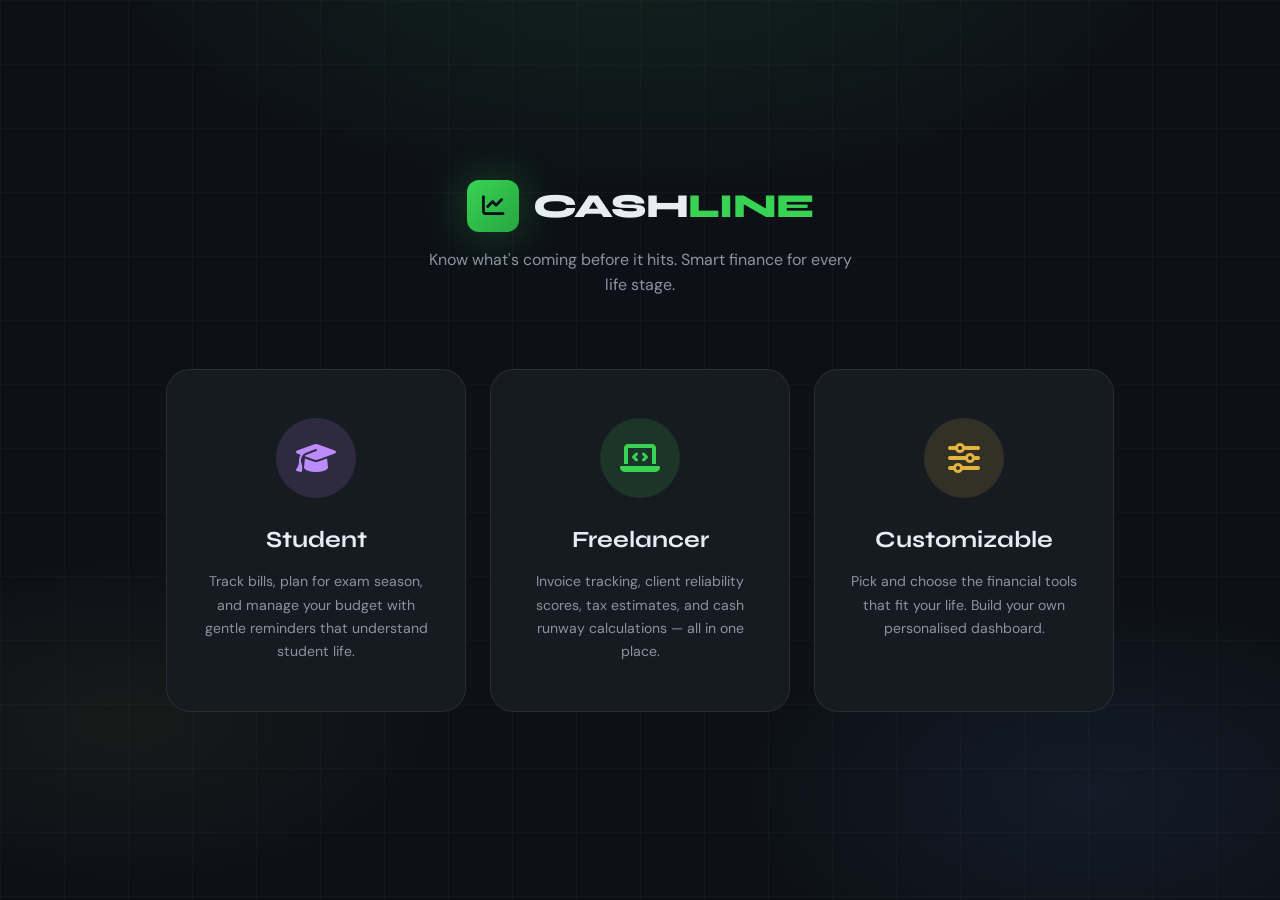
<file: cashline_biggerdash_ocr_v3.html>
<!DOCTYPE html>
<html lang="en">
<head>
<meta charset="UTF-8">
<meta name="viewport" content="width=device-width, initial-scale=1.0">
<title>CASHLINE — Know What's Coming Before It Hits</title>
<link href="https://fonts.googleapis.com/css2?family=DM+Sans:ital,wght@0,300;0,400;0,500;0,600;0,700;1,400&family=Syne:wght@400;500;600;700;800&display=swap" rel="stylesheet">
<link rel="stylesheet" href="https://cdnjs.cloudflare.com/ajax/libs/font-awesome/6.4.0/css/all.min.css">
<style>
/* ===========================
   GLOBAL RESET & VARIABLES
=========================== */
*, *::before, *::after { margin:0; padding:0; box-sizing:border-box; }

:root {
  --ink:       #0d1117;
  --surface:   #161b22;
  --raised:    #21262d;
  --overlay:   #2d333b;
  --border:    rgba(255,255,255,0.08);
  --border-hi: rgba(255,255,255,0.18);
  --text:      #e6edf3;
  --muted:     #8b949e;
  --dim:       #484f58;

  --accent:    #39d353;
  --accent-gl: rgba(57,211,83,0.14);
  --amber:     #e3b341;
  --amber-gl:  rgba(227,179,65,0.14);
  --coral:     #f85149;
  --coral-gl:  rgba(248,81,73,0.14);
  --sky:       #58a6ff;
  --sky-gl:    rgba(88,166,255,0.14);
  --violet:    #bc8cff;
  --violet-gl: rgba(188,140,255,0.14);
  --teal:      #2dd4bf;
  --teal-gl:   rgba(45,212,191,0.14);

  --sh-sm:  0 2px 8px rgba(0,0,0,0.5);
  --sh:     0 8px 32px rgba(0,0,0,0.55);
  --sh-lg:  0 20px 64px rgba(0,0,0,0.65);
  --r-xs:   6px;
  --r-sm:   8px;
  --r:      12px;
  --r-lg:   18px;
  --r-xl:   24px;
}

html { scroll-behavior: smooth; }

body {
  font-family:'DM Sans', sans-serif;
  background: var(--ink);
  color: var(--text);
  min-height:100vh;
  line-height:1.55;
  overflow-x:hidden;
}

/* ===========================
   PAGE TRANSITIONS
=========================== */
.page-fade { animation: pageFade 0.38s ease both; }
@keyframes pageFade {
  from { opacity:0; transform:translateY(14px); }
  to   { opacity:1; transform:translateY(0); }
}
.slide-up { animation: slideUp 0.45s cubic-bezier(0.34,1.56,0.64,1) both; }
@keyframes slideUp {
  from { opacity:0; transform:translateY(32px) scale(0.97); }
  to   { opacity:1; transform:translateY(0) scale(1); }
}
.stagger > * { animation: pageFade 0.35s ease both; }
.stagger > *:nth-child(1) { animation-delay:0.04s; }
.stagger > *:nth-child(2) { animation-delay:0.09s; }
.stagger > *:nth-child(3) { animation-delay:0.14s; }
.stagger > *:nth-child(4) { animation-delay:0.19s; }
.stagger > *:nth-child(5) { animation-delay:0.24s; }

/* ===========================
   LOADER
=========================== */
.loader-overlay {
  position:fixed; inset:0; background:var(--ink);
  display:flex; flex-direction:column; align-items:center; justify-content:center;
  z-index:9999;
  transition: opacity 0.4s ease, visibility 0.4s ease;
}
.loader-overlay.hidden { opacity:0; visibility:hidden; pointer-events:none; }

.loader-ring {
  width:56px; height:56px;
  border:3px solid var(--raised);
  border-top-color: var(--accent);
  border-radius:50%;
  animation: spin 0.8s linear infinite;
  margin-bottom:20px;
}
@keyframes spin { to { transform:rotate(360deg); } }

.loader-text {
  font-family:'Syne',sans-serif;
  font-size:1rem; font-weight:700;
  color:var(--muted);
  letter-spacing:0.06em;
}
.loader-dot {
  display:inline-block;
  animation: dotPulse 1.2s ease infinite;
}
.loader-dot:nth-child(2) { animation-delay:0.2s; }
.loader-dot:nth-child(3) { animation-delay:0.4s; }
@keyframes dotPulse { 0%,80%,100%{ opacity:0.2; } 40%{ opacity:1; } }

/* ===========================
   ERROR PAGE
=========================== */
.error-page {
  display:none; min-height:100vh;
  flex-direction:column; align-items:center; justify-content:center;
  padding:40px 24px; text-align:center;
}
.error-page.active { display:flex; }
.error-face {
  width:120px; height:120px;
  background: var(--surface);
  border:2px solid var(--coral-gl);
  border-radius:50%;
  display:flex; align-items:center; justify-content:center;
  font-size:3.5rem; margin-bottom:28px;
  box-shadow: 0 0 60px rgba(248,81,73,0.2);
  animation: wobb 3s ease-in-out infinite;
}
@keyframes wobb {
  0%,100% { transform:rotate(-3deg); }
  50%      { transform:rotate(3deg); }
}
.error-page h2 {
  font-family:'Syne',sans-serif;
  font-size:1.8rem; font-weight:800;
  margin-bottom:12px; color:var(--text);
}
.error-page p { color:var(--muted); max-width:380px; margin:0 auto 28px; }

/* ===========================
   LANDING PAGE
=========================== */
.landing {
  min-height:100vh;
  display:flex; flex-direction:column;
  align-items:center; justify-content:center;
  padding:72px 24px 80px;
  background:
    radial-gradient(ellipse 65% 45% at 50% -8%, rgba(57,211,83,0.1) 0%, transparent 65%),
    radial-gradient(ellipse 45% 35% at 85% 88%, rgba(88,166,255,0.07) 0%, transparent 60%),
    radial-gradient(ellipse 40% 30% at 10% 80%, rgba(227,179,65,0.05) 0%, transparent 60%),
    var(--ink);
  position:relative; overflow:hidden;
}
.landing::before {
  content:'';
  position:absolute; inset:0;
  background-image:
    linear-gradient(rgba(255,255,255,0.018) 1px, transparent 1px),
    linear-gradient(90deg, rgba(255,255,255,0.018) 1px, transparent 1px);
  background-size:64px 64px;
  pointer-events:none;
}

.landing-brand {
  display:flex; align-items:center; gap:14px;
  margin-bottom:16px; position:relative; z-index:1;
}
.brand-mark {
  width:52px; height:52px;
  background: linear-gradient(135deg, var(--accent), #26a641);
  border-radius: var(--r);
  display:flex; align-items:center; justify-content:center;
  font-size:1.4rem;
  box-shadow: 0 0 44px rgba(57,211,83,0.3);
}
.brand-mark i { color: var(--ink); }
.brand-title {
  font-family:'Syne',sans-serif;
  font-size:2.1rem; font-weight:800;
  letter-spacing:-0.02em;
  color:var(--text);
}
.brand-title span { color:var(--accent); }

.landing-tagline {
  font-size:1rem; color:var(--muted);
  margin-bottom:72px; text-align:center;
  max-width:440px; position:relative; z-index:1;
}

.landing-cards {
  display:flex; gap:24px; flex-wrap:wrap;
  justify-content:center; max-width:1100px;
  width:100%; position:relative; z-index:1;
}

.landing-card {
  background:var(--surface);
  border:1px solid var(--border);
  border-radius:var(--r-xl);
  padding:48px 36px;
  width:300px; cursor:pointer;
  transition: transform 0.38s cubic-bezier(0.34,1.56,0.64,1),
              border-color 0.25s, box-shadow 0.35s;
  position:relative; overflow:hidden; text-align:center;
}
.landing-card::before {
  content:'';
  position:absolute; top:0; left:0; right:0;
  height:3px; opacity:0; transition:opacity 0.3s;
}
.landing-card.student::before   { background: linear-gradient(90deg, var(--violet), #e879f9); }
.landing-card.freelancer::before{ background: linear-gradient(90deg, var(--accent), var(--sky)); }
.landing-card.custom::before    { background: linear-gradient(90deg, var(--amber), var(--coral)); }
.landing-card:hover::before { opacity:1; }
.landing-card:hover {
  transform:translateY(-14px);
  border-color:var(--border-hi);
  box-shadow:var(--sh-lg);
}

.card-icon-wrap {
  width:80px; height:80px;
  border-radius:50%;
  margin:0 auto 24px;
  display:flex; align-items:center; justify-content:center;
  font-size:2rem;
  transition:transform 0.38s ease;
}
.landing-card:hover .card-icon-wrap { transform:scale(1.12) rotate(6deg); }
.landing-card.student   .card-icon-wrap { background:var(--violet-gl); color:var(--violet); }
.landing-card.freelancer.card-icon-wrap { background:var(--accent-gl); color:var(--accent); }
.landing-card.freelancer .card-icon-wrap { background:var(--accent-gl); color:var(--accent); }
.landing-card.custom    .card-icon-wrap { background:var(--amber-gl);  color:var(--amber); }

.landing-card h2 {
  font-family:'Syne',sans-serif;
  font-size:1.45rem; font-weight:700;
  margin-bottom:12px; color:var(--text);
}
.landing-card p { font-size:0.88rem; color:var(--muted); line-height:1.65; }

/* ===========================
   DASHBOARD SHELL
=========================== */
.app { display:none; min-height:100vh; }
.app.active { display:flex; }

/* SIDEBAR */
.sidebar {
  width:256px;
  background:var(--surface);
  border-right:1px solid var(--border);
  padding:24px 14px;
  position:fixed; height:100vh; overflow-y:auto;
  z-index:200; display:flex; flex-direction:column;
  transition: transform 0.3s ease;
}
.sidebar::-webkit-scrollbar { width:4px; }
.sidebar::-webkit-scrollbar-thumb { background:var(--border-hi); border-radius:4px; }

.sidebar-brand {
  display:flex; align-items:center; gap:11px;
  padding:6px 10px 22px;
  border-bottom:1px solid var(--border);
  margin-bottom:22px;
}
.sb-mark {
  width:36px; height:36px;
  border-radius:var(--r-xs);
  display:flex; align-items:center; justify-content:center;
  font-size:0.95rem; flex-shrink:0;
}
.sb-mark.student   { background:linear-gradient(135deg, var(--violet), #e879f9); color:#fff; }
.sb-mark.freelancer{ background:linear-gradient(135deg, var(--accent), #26a641); color:var(--ink); }
.sb-mark.custom    { background:linear-gradient(135deg, var(--amber), #c97d10); color:var(--ink); }
.sb-name {
  font-family:'Syne',sans-serif; font-size:1.05rem; font-weight:700; color:var(--text);
}

.nav-section {
  font-size:0.66rem; font-weight:700;
  text-transform:uppercase; letter-spacing:0.1em;
  color:var(--dim); padding:0 10px; margin:18px 0 7px;
}
.nav-list { list-style:none; }
.nav-item { margin-bottom:2px; }
.nav-link {
  display:flex; align-items:center; gap:11px;
  padding:10px 12px; border-radius:var(--r-sm);
  color:var(--muted); text-decoration:none;
  font-size:0.875rem; font-weight:500;
  transition: background 0.18s, color 0.18s;
  cursor:pointer;
}
.nav-link i { width:18px; font-size:0.9rem; flex-shrink:0; }
.nav-link:hover { background:var(--raised); color:var(--text); }
.nav-link.active { color:var(--accent); border:1px solid rgba(57,211,83,0.2); }
.nav-link.active.student-nav   { color:var(--violet); background:var(--violet-gl); border-color:rgba(188,140,255,0.2); }
.nav-link.active.freelancer-nav{ color:var(--accent);  background:var(--accent-gl); border-color:rgba(57,211,83,0.2); }
.nav-link.active.custom-nav    { color:var(--amber);   background:var(--amber-gl);  border-color:rgba(227,179,65,0.2); }

.sidebar-footer {
  margin-top:auto; padding-top:16px;
  border-top:1px solid var(--border);
}
.user-chip {
  display:flex; align-items:center; gap:11px;
  padding:11px; background:var(--raised); border-radius:var(--r);
  cursor:pointer; transition:background 0.18s;
}
.user-chip:hover { background:var(--overlay); }
.u-avatar {
  width:36px; height:36px;
  border-radius:var(--r-xs);
  display:flex; align-items:center; justify-content:center;
  color:var(--ink); font-weight:700; font-size:0.95rem; flex-shrink:0;
}
.u-avatar.student   { background:linear-gradient(135deg, var(--violet), #e879f9); color:#fff; }
.u-avatar.freelancer{ background:linear-gradient(135deg, var(--accent), var(--sky)); }
.u-avatar.custom    { background:linear-gradient(135deg, var(--amber), var(--coral)); color:#fff; }
.u-meta h4 { font-size:0.85rem; font-weight:600; color:var(--text); }
.u-meta span { font-size:0.72rem; color:var(--muted); }

/* MAIN CONTENT */
.main {
  margin-left:256px; flex:1;
  padding:32px; background:var(--ink);
  min-height:100vh;
}

.top-bar {
  display:flex; justify-content:space-between;
  align-items:flex-start; margin-bottom:32px;
  flex-wrap:wrap; gap:16px;
}
.page-title h1 {
  font-family:'Syne',sans-serif;
  font-size:1.7rem; font-weight:700;
  color:var(--text); letter-spacing:-0.02em;
}
.page-title p { color:var(--muted); font-size:0.875rem; margin-top:4px; }
.top-actions { display:flex; gap:10px; align-items:center; }

.mobile-menu-btn {
  display:none; width:38px; height:38px;
  border-radius:var(--r-sm); border:1px solid var(--border);
  background:var(--surface); color:var(--text);
  font-size:0.95rem; cursor:pointer;
  align-items:center; justify-content:center;
}

/* ===========================
   BUTTONS
=========================== */
.btn {
  padding:10px 20px; border-radius:var(--r-sm);
  border:none; font-family:'DM Sans',sans-serif;
  font-weight:600; font-size:0.875rem; cursor:pointer;
  transition: all 0.2s ease;
  display:inline-flex; align-items:center; gap:8px;
  white-space:nowrap;
}
.btn-primary {
  background:var(--accent); color:var(--ink);
}
.btn-primary:hover {
  background:#4ce363; transform:translateY(-2px);
  box-shadow:0 6px 24px rgba(57,211,83,0.3);
}
.btn-secondary {
  background:var(--raised); color:var(--text);
  border:1px solid var(--border);
}
.btn-secondary:hover { border-color:var(--border-hi); background:var(--overlay); }
.btn-danger { background:var(--coral); color:#fff; }
.btn-danger:hover { background:#ff6b63; transform:translateY(-2px); }
.btn-sm { padding:7px 14px; font-size:0.8rem; }
.btn-icon {
  width:36px; height:36px; padding:0;
  border-radius:var(--r-xs);
  display:inline-flex; align-items:center; justify-content:center;
}
.btn-student.btn-primary  { background:var(--violet); color:#fff; }
.btn-student.btn-primary:hover { background:#c8a2ff; box-shadow:0 6px 24px rgba(188,140,255,0.3); }
.btn-custom.btn-primary   { background:var(--amber); color:var(--ink); }
.btn-custom.btn-primary:hover { background:#f0c050; box-shadow:0 6px 24px rgba(227,179,65,0.3); }

/* ===========================
   PAGE SECTIONS
=========================== */
.page-section { display:none; }
.page-section.active { display:block; animation:pageFade 0.35s ease both; }

/* ===========================
   STAT CARDS
=========================== */
.cards-grid {
  display:grid;
  grid-template-columns:repeat(auto-fit, minmax(215px, 1fr));
  gap:16px; margin-bottom:22px;
}
.stat-card {
  background:var(--surface); border:1px solid var(--border);
  border-radius:var(--r-lg); padding:24px;
  position:relative; overflow:hidden;
  transition:border-color 0.2s, transform 0.2s;
}
.stat-card:hover { border-color:var(--border-hi); transform:translateY(-3px); }
.stat-glow {
  position:absolute; top:-20px; right:-20px;
  width:80px; height:80px; border-radius:50%;
  opacity:0.25; filter:blur(20px); pointer-events:none;
}
.stat-icon {
  width:42px; height:42px; border-radius:var(--r-sm);
  display:flex; align-items:center; justify-content:center;
  font-size:1rem; margin-bottom:16px;
}
.stat-label {
  font-size:0.75rem; color:var(--muted); font-weight:600;
  text-transform:uppercase; letter-spacing:0.06em; margin-bottom:6px;
}
.stat-value {
  font-family:'Syne',sans-serif; font-size:1.85rem;
  font-weight:700; color:var(--text); line-height:1;
}
.stat-trend {
  display:flex; align-items:center; gap:5px;
  margin-top:10px; font-size:0.78rem; font-weight:500;
  color:var(--muted);
}
.stat-trend.up   { color:var(--accent); }
.stat-trend.down { color:var(--coral); }

/* ===========================
   PANELS
=========================== */
.panel {
  background:var(--surface); border:1px solid var(--border);
  border-radius:var(--r-lg); padding:24px; margin-bottom:20px;
  transition:border-color 0.2s;
}
.panel:hover { border-color:rgba(255,255,255,0.12); }
.panel-header {
  display:flex; justify-content:space-between;
  align-items:center; margin-bottom:22px;
}
.panel-title {
  font-family:'Syne',sans-serif; font-size:1rem;
  font-weight:700; color:var(--text);
  display:flex; align-items:center; gap:10px;
}
.panel-title i { font-size:0.9rem; }

.two-col { display:grid; grid-template-columns:1fr 1fr; gap:20px; }
.three-col { display:grid; grid-template-columns:1fr 1fr 1fr; gap:20px; }

/* ===========================
   FORM ELEMENTS
=========================== */
.form-group { margin-bottom:16px; }
.form-group label {
  display:block; font-size:0.76rem; font-weight:600;
  color:var(--muted); text-transform:uppercase;
  letter-spacing:0.06em; margin-bottom:7px;
}
.form-group input,
.form-group select,
.form-group textarea {
  width:100%; padding:11px 14px;
  background:var(--raised); border:1px solid var(--border);
  border-radius:var(--r-sm); color:var(--text);
  font-family:'DM Sans',sans-serif; font-size:0.9rem;
  transition:border-color 0.2s, box-shadow 0.2s;
}
.form-group input:focus,
.form-group select:focus,
.form-group textarea:focus {
  outline:none; border-color:var(--accent);
  box-shadow:0 0 0 3px rgba(57,211,83,0.12);
}
.form-group select option { background:var(--raised); color:var(--text); }
.form-row { display:grid; grid-template-columns:1fr 1fr; gap:14px; }
.form-hint { font-size:0.78rem; color:var(--muted); margin-top:6px; }

/* INPUT ACCENTS per user type */
.student-mode .form-group input:focus,
.student-mode .form-group select:focus { border-color:var(--violet); box-shadow:0 0 0 3px var(--violet-gl); }
.custom-mode  .form-group input:focus,
.custom-mode  .form-group select:focus { border-color:var(--amber);  box-shadow:0 0 0 3px var(--amber-gl); }

/* ===========================
   OCR UPLOAD PANEL
=========================== */
.ocr-upload-zone {
  border: 2px dashed var(--border-hi);
  border-radius: var(--r);
  padding: 28px 20px;
  text-align: center;
  cursor: pointer;
  transition: border-color 0.22s, background 0.22s;
  background: var(--ink);
  position: relative;
}
.ocr-upload-zone:hover,
.ocr-upload-zone.drag-over {
  border-color: var(--sky);
  background: var(--sky-gl);
}
.ocr-upload-zone i {
  font-size: 2rem;
  color: var(--sky);
  margin-bottom: 10px;
  display: block;
}
.ocr-upload-zone p {
  font-size: 0.85rem;
  color: var(--muted);
  margin: 0;
}
.ocr-upload-zone span {
  font-size: 0.75rem;
  color: var(--dim);
  display: block;
  margin-top: 4px;
}
/* Hidden native file input overlaid on the zone */
.ocr-upload-zone input[type="file"] {
  position: absolute;
  inset: 0;
  opacity: 0;
  cursor: pointer;
  width: 100%;
  height: 100%;
}
.ocr-progress-track {
  height: 6px;
  background: var(--raised);
  border-radius: 99px;
  margin-top: 14px;
  overflow: hidden;
}
.ocr-progress-fill {
  height: 100%;
  width: 0%;
  background: linear-gradient(90deg, var(--sky), var(--accent));
  border-radius: 99px;
  transition: width 0.4s cubic-bezier(0.4, 0, 0.2, 1);
}
.ocr-status-row {
  display: flex;
  align-items: center;
  gap: 8px;
  margin-top: 10px;
  font-size: 0.82rem;
  color: var(--muted);
  min-height: 22px;
}
.ocr-status-dot {
  width: 7px; height: 7px;
  border-radius: 50%;
  background: var(--dim);
  flex-shrink: 0;
  transition: background 0.3s;
}
.ocr-status-dot.uploading  { background: var(--amber); animation: dotPulse 1s ease infinite; }
.ocr-status-dot.processing { background: var(--sky);   animation: dotPulse 1s ease infinite; }
.ocr-status-dot.done       { background: var(--accent); animation: none; }
.ocr-status-dot.error      { background: var(--coral);  animation: none; }
.ocr-parsed-preview {
  display: none;
  margin-top: 14px;
  background: var(--ink);
  border: 1px solid var(--border);
  border-radius: var(--r);
  padding: 14px 16px;
  font-size: 0.82rem;
}
.ocr-parsed-preview.visible { display: block; }
.ocr-parsed-row {
  display: flex;
  justify-content: space-between;
  padding: 4px 0;
  border-bottom: 1px solid var(--border);
  color: var(--muted);
}
.ocr-parsed-row:last-child { border-bottom: none; }
.ocr-parsed-row strong { color: var(--text); font-weight: 600; }

/* ===========================
   TRANSACTIONS
=========================== */
.tx-list { max-height:420px; overflow-y:auto; }
.tx-list::-webkit-scrollbar { width:4px; }
.tx-list::-webkit-scrollbar-thumb { background:var(--border-hi); border-radius:4px; }

.tx-item {
  display:flex; align-items:center; gap:14px;
  padding:13px 14px; border-radius:var(--r);
  margin-bottom:8px; background:var(--raised);
  border:1px solid transparent;
  transition: border-color 0.18s, transform 0.2s;
}
.tx-item:hover { border-color:var(--border); transform:translateX(4px); }
.tx-icon {
  width:42px; height:42px; border-radius:var(--r-sm);
  display:flex; align-items:center; justify-content:center;
  font-size:1rem; flex-shrink:0;
}
.tx-item.income  .tx-icon { background:var(--accent-gl); color:var(--accent); }
.tx-item.expense .tx-icon { background:var(--coral-gl);  color:var(--coral); }
.tx-meta { flex:1; min-width:0; }
.tx-meta h4 { font-size:0.9rem; font-weight:600; color:var(--text); white-space:nowrap; overflow:hidden; text-overflow:ellipsis; }
.tx-meta span { font-size:0.78rem; color:var(--muted); }
.tx-amount { font-family:'Syne',sans-serif; font-weight:700; font-size:1rem; white-space:nowrap; }
.tx-item.income  .tx-amount { color:var(--accent); }
.tx-item.expense .tx-amount { color:var(--coral); }

.delete-btn {
  width:32px; height:32px; border-radius:var(--r-xs);
  border:none; background:var(--coral-gl); color:var(--coral);
  cursor:pointer; font-size:0.8rem; flex-shrink:0;
  display:flex; align-items:center; justify-content:center;
  transition:background 0.18s;
}
.delete-btn:hover { background:var(--coral); color:#fff; }

/* ===========================
   EMPTY STATE
=========================== */
.empty-state {
  text-align:center; padding:44px 20px; color:var(--dim);
}
.empty-state i { font-size:3rem; margin-bottom:16px; display:block; opacity:0.4; }
.empty-state p { font-size:0.92rem; color:var(--muted); }

/* ===========================
   MONEY JAR (Student)
=========================== */
.jar-wrap {
  display:flex; flex-direction:column;
  align-items:center; padding:28px;
}
.jar {
  position:relative; width:160px; height:220px;
  margin-bottom:22px;
}
.jar-body {
  position:absolute; bottom:0; width:100%; height:185px;
  border:3px solid rgba(255,255,255,0.15);
  border-radius:0 0 36px 36px; overflow:hidden;
  background:linear-gradient(180deg, rgba(255,255,255,0.04), rgba(255,255,255,0.01));
}
.jar-lid {
  position:absolute; top:0; left:50%; transform:translateX(-50%);
  width:125px; height:44px;
  background:linear-gradient(180deg, var(--overlay), var(--raised));
  border-radius:9px 9px 0 0;
  border:3px solid rgba(255,255,255,0.12);
}
.jar-lid::before {
  content:''; position:absolute; bottom:-11px; left:-16px; right:-16px;
  height:16px; background:var(--raised);
  border-radius:4px; border:1px solid rgba(255,255,255,0.08);
}
.jar-fill {
  position:absolute; bottom:0; width:100%;
  transition:height 1s cubic-bezier(0.34,1.56,0.64,1);
  border-radius:0 0 33px 33px;
}
.jar-fill::before {
  content:''; position:absolute; top:0; left:0; right:0; height:18px;
  background:linear-gradient(180deg, rgba(255,255,255,0.25), transparent);
}
.jar-percent {
  font-family:'Syne',sans-serif; font-size:2.4rem; font-weight:700;
  color:var(--text);
}
.jar-label { font-size:0.85rem; color:var(--muted); margin-top:6px; }

/* ===========================
   BILLS & INVOICE ITEMS
=========================== */
.bill-item {
  display:flex; align-items:center; gap:14px;
  padding:14px; border-radius:var(--r); margin-bottom:9px;
  border:1px solid var(--border);
  border-left:3px solid var(--border);
  background:var(--raised);
  transition:border-color 0.18s, transform 0.2s;
}
.bill-item:hover { transform:translateX(4px); }
.bill-item.urgent { background:var(--coral-gl); border-left-color:var(--coral); }
.bill-item.soon   { background:var(--amber-gl); border-left-color:var(--amber); }
.bill-item.normal { border-left-color:var(--accent); }
.bill-icon {
  width:42px; height:42px; border-radius:var(--r-sm);
  display:flex; align-items:center; justify-content:center;
  font-size:1rem; flex-shrink:0;
  background:var(--overlay);
}
.bill-item.urgent .bill-icon { color:var(--coral); }
.bill-item.soon   .bill-icon { color:var(--amber); }
.bill-item.normal .bill-icon { color:var(--accent); }
.bill-meta { flex:1; }
.bill-meta h4 { font-size:0.9rem; font-weight:600; color:var(--text); }
.bill-meta span { font-size:0.78rem; color:var(--muted); }
.bill-amount { font-family:'Syne',sans-serif; font-weight:700; color:var(--text); white-space:nowrap; }
.bill-badge {
  padding:4px 10px; border-radius:20px;
  font-size:0.72rem; font-weight:700;
  flex-shrink:0;
}
.bill-item.urgent .bill-badge { background:var(--coral); color:#fff; }
.bill-item.soon   .bill-badge { background:var(--amber); color:var(--ink); }

/* ===========================
   INVOICE BADGES
=========================== */
.inv-badge {
  padding:4px 10px; border-radius:20px;
  font-size:0.72rem; font-weight:700; flex-shrink:0;
}
.inv-badge.paid    { background:var(--accent-gl); color:var(--accent); border:1px solid rgba(57,211,83,0.3); }
.inv-badge.overdue { background:var(--coral-gl);  color:var(--coral);  border:1px solid rgba(248,81,73,0.3); }
.inv-badge.pending { background:var(--amber-gl);  color:var(--amber);  border:1px solid rgba(227,179,65,0.3); }

/* ===========================
   CALENDAR
=========================== */
.cal-wrap {
  background:var(--raised); border-radius:var(--r-lg);
  padding:20px; border:1px solid var(--border);
}
.cal-header {
  display:flex; justify-content:space-between;
  align-items:center; margin-bottom:18px;
}
.cal-header h3 {
  font-family:'Syne',sans-serif; font-size:1rem; font-weight:700;
}
.cal-nav { display:flex; gap:8px; }
.cal-nav button {
  width:34px; height:34px; border-radius:var(--r-xs);
  border:1px solid var(--border); background:var(--surface);
  color:var(--text); cursor:pointer; transition:all 0.18s;
  display:flex; align-items:center; justify-content:center;
}
.cal-nav button:hover { background:var(--accent); color:var(--ink); border-color:var(--accent); }
.cal-grid {
  display:grid; grid-template-columns:repeat(7, 1fr); gap:6px;
}
.cal-day-name {
  text-align:center; font-weight:700; color:var(--dim);
  font-size:0.72rem; letter-spacing:0.05em; padding:8px 0;
}
.cal-day {
  aspect-ratio:1; display:flex; align-items:center; justify-content:center;
  border-radius:var(--r-xs); font-weight:500; font-size:0.82rem;
  cursor:pointer; position:relative; transition:background 0.15s, color 0.15s;
}
.cal-day:hover { background:var(--overlay); }
.cal-day.today { background:var(--accent); color:var(--ink); font-weight:700; }
.cal-day.other-month { color:var(--dim); }
.cal-day.has-event::after {
  content:''; position:absolute; bottom:3px;
  width:4px; height:4px; border-radius:50%;
  background:var(--coral);
}

/* ===========================
   WHAT-IF / LIQUIDITY
=========================== */
.result-block {
  background:var(--raised); border:1px solid var(--border);
  border-radius:var(--r-lg); padding:28px;
  text-align:center; margin-top:18px;
}
.result-days {
  font-family:'Syne',sans-serif; font-size:4rem;
  font-weight:800; color:var(--accent); line-height:1;
}
.result-label { color:var(--muted); font-size:1rem; margin-top:10px; }
.result-warn {
  margin-top:16px; padding:14px;
  background:var(--coral-gl); border:1px solid rgba(248,81,73,0.3);
  border-radius:var(--r); color:var(--coral); font-size:0.88rem; font-weight:500;
}
.scenario-row {
  display:flex; justify-content:space-between; align-items:center;
  padding:10px 0; border-bottom:1px solid var(--border);
  font-size:0.88rem;
}
.scenario-row:last-child { border-bottom:none; }

/* ===========================
   EXAM ITEMS
=========================== */
.exam-item {
  display:flex; align-items:center; gap:14px;
  padding:14px; border-radius:var(--r);
  margin-bottom:9px;
  background:var(--violet-gl);
  border:1px solid rgba(188,140,255,0.2);
  transition:transform 0.2s;
}
.exam-item:hover { transform:translateX(4px); }
.exam-icon {
  width:42px; height:42px; border-radius:var(--r-sm);
  display:flex; align-items:center; justify-content:center;
  font-size:1rem; flex-shrink:0;
  background:linear-gradient(135deg, var(--violet), #e879f9); color:#fff;
}
.exam-meta { flex:1; }
.exam-meta h4 { font-size:0.9rem; font-weight:600; color:var(--text); }
.exam-meta span { font-size:0.78rem; color:var(--muted); }
.exam-status-badge {
  padding:4px 10px; border-radius:20px;
  font-size:0.72rem; font-weight:700; flex-shrink:0;
}
.exam-status-badge.soon { background:var(--coral-gl); color:var(--coral); border:1px solid rgba(248,81,73,0.3); }
.exam-status-badge.upcoming { background:var(--violet-gl); color:var(--violet); border:1px solid rgba(188,140,255,0.3); }

/* ===========================
   TOGGLE SWITCH
=========================== */
.toggle-wrap {
  display:flex; align-items:center; gap:14px;
  padding:14px; background:var(--raised);
  border-radius:var(--r); margin-bottom:16px;
  border:1px solid var(--border);
}
.toggle { position:relative; width:52px; height:28px; flex-shrink:0; }
.toggle input { opacity:0; width:0; height:0; }
.toggle-slider {
  position:absolute; cursor:pointer;
  inset:0; background:var(--overlay); border-radius:28px;
  transition:background 0.3s;
}
.toggle-slider::before {
  content:''; position:absolute;
  width:20px; height:20px;
  left:4px; bottom:4px;
  background:#fff; border-radius:50%;
  transition:transform 0.3s;
}
.toggle input:checked + .toggle-slider { background:var(--violet); }
.toggle input:checked + .toggle-slider::before { transform:translateX(24px); }
.toggle-label { font-size:0.875rem; font-weight:500; color:var(--text); }

/* ===========================
   CLIENT RELIABILITY (Freelancer)
=========================== */
.reliability-bar-wrap { margin-top:8px; }
.reliability-bar-bg {
  width:100%; height:6px; background:var(--overlay);
  border-radius:4px; overflow:hidden;
}
.reliability-bar-fill { height:100%; border-radius:4px; transition:width 0.6s ease; }

.client-card {
  background:var(--raised); border:1px solid var(--border);
  border-radius:var(--r-lg); padding:18px;
  margin-bottom:12px; transition:border-color 0.18s;
}
.client-card:hover { border-color:var(--border-hi); }
.client-score {
  font-family:'Syne',sans-serif; font-size:1.6rem; font-weight:800;
}

/* ===========================
   ACCOUNT ITEMS (Freelancer)
=========================== */
.account-card {
  background:var(--raised); border:1px solid var(--border);
  border-radius:var(--r-lg); padding:18px; margin-bottom:12px;
  display:flex; align-items:center; gap:14px;
  transition:border-color 0.18s, transform 0.2s;
}
.account-card:hover { border-color:var(--border-hi); transform:translateY(-2px); }
.account-icon {
  width:46px; height:46px; border-radius:var(--r-sm);
  display:flex; align-items:center; justify-content:center;
  font-size:1.1rem; flex-shrink:0;
}

/* ===========================
   EMI ITEMS (Custom)
=========================== */
.emi-item {
  display:flex; align-items:center; gap:14px;
  padding:14px; border-radius:var(--r);
  margin-bottom:9px; background:var(--raised);
  border:1px solid var(--border);
  border-left:3px solid var(--border);
  transition:border-color 0.18s, transform 0.2s;
}
.emi-item:hover { transform:translateX(4px); }
.emi-icon {
  width:42px; height:42px; border-radius:var(--r-sm);
  display:flex; align-items:center; justify-content:center;
  font-size:1.1rem; flex-shrink:0;
}
.emi-meta { flex:1; }
.emi-meta h4 { font-size:0.9rem; font-weight:600; color:var(--text); }
.emi-meta span { font-size:0.78rem; color:var(--muted); }
.emi-amount { font-family:'Syne',sans-serif; font-weight:700; }

/* ===========================
   CUSTOM FEATURE PICKER
=========================== */
.picker-page {
  min-height:100vh;
  display:flex; flex-direction:column;
  align-items:center; padding:60px 24px 80px;
  background:
    radial-gradient(ellipse 65% 40% at 50% -5%, rgba(227,179,65,0.1) 0%, transparent 65%),
    radial-gradient(ellipse 50% 40% at 85% 90%, rgba(248,81,73,0.07) 0%, transparent 60%),
    var(--ink);
  position:relative; overflow:hidden;
}
.picker-page::before {
  content:''; position:absolute; inset:0;
  background-image:
    linear-gradient(rgba(255,255,255,0.018) 1px, transparent 1px),
    linear-gradient(90deg, rgba(255,255,255,0.018) 1px, transparent 1px);
  background-size:64px 64px; pointer-events:none;
}
.picker-header { text-align:center; margin-bottom:48px; position:relative; z-index:1; }
.picker-header h2 {
  font-family:'Syne',sans-serif; font-size:1.6rem; font-weight:800;
  margin-bottom:10px;
}
.picker-header p { color:var(--muted); max-width:480px; margin:0 auto; }
.cat-label {
  font-size:0.7rem; font-weight:700; text-transform:uppercase;
  letter-spacing:0.1em; color:var(--dim);
  margin-bottom:12px; margin-top:28px;
  display:flex; align-items:center; gap:10px;
}
.cat-label::after { content:''; flex:1; height:1px; background:var(--border); }
.features-grid {
  display:grid; grid-template-columns:repeat(auto-fill, minmax(230px, 1fr));
  gap:12px;
}
.feature-card {
  background:var(--surface); border:1px solid var(--border);
  border-radius:var(--r-lg); padding:18px;
  cursor:pointer; transition:all 0.22s ease;
  position:relative; user-select:none;
}
.feature-card:hover {
  border-color:var(--border-hi);
  transform:translateY(-3px); box-shadow:var(--sh-sm);
}
.feature-card.selected {
  border-color:var(--amber); background:var(--amber-gl);
}
.feature-card.selected::after {
  content:'\f058'; font-family:'Font Awesome 6 Free'; font-weight:900;
  position:absolute; top:14px; right:14px;
  color:var(--amber); font-size:1rem;
}
.feature-icon {
  width:38px; height:38px; border-radius:var(--r-xs);
  display:flex; align-items:center; justify-content:center;
  font-size:0.95rem; margin-bottom:12px;
}
.feature-card h4 { font-size:0.9rem; font-weight:700; color:var(--text); margin-bottom:5px; }
.feature-card p  { font-size:0.78rem; color:var(--muted); line-height:1.5; }
.picker-footer { position:relative; z-index:1; margin-top:36px; text-align:center; }
.selected-count {
  font-size:0.85rem; color:var(--muted); margin-bottom:16px;
}
.selected-count strong { color:var(--amber); }

/* ===========================
   ALERTS
=========================== */
.alerts-container {
  position:fixed; top:20px; right:20px;
  z-index:9000; max-width:380px; pointer-events:none;
}
.alert {
  background:var(--surface); border-radius:var(--r-lg);
  padding:16px 18px; margin-bottom:12px;
  box-shadow:var(--sh); display:flex;
  align-items:flex-start; gap:14px;
  border-left:3px solid; pointer-events:all;
  animation:alertIn 0.35s ease;
}
@keyframes alertIn {
  from { transform:translateX(110%); opacity:0; }
  to   { transform:translateX(0);    opacity:1; }
}
.alert.success { border-left-color:var(--accent); }
.alert.warning { border-left-color:var(--amber); }
.alert.danger  { border-left-color:var(--coral); }
.alert.info    { border-left-color:var(--sky); }
.alert.gentle  { border-left-color:var(--violet); }
.alert-icon-wrap {
  width:38px; height:38px; border-radius:var(--r-xs);
  display:flex; align-items:center; justify-content:center;
  font-size:0.95rem; flex-shrink:0;
}
.alert.success .alert-icon-wrap { background:var(--accent-gl); color:var(--accent); }
.alert.warning .alert-icon-wrap { background:var(--amber-gl);  color:var(--amber); }
.alert.danger  .alert-icon-wrap { background:var(--coral-gl);  color:var(--coral); }
.alert.info    .alert-icon-wrap { background:var(--sky-gl);    color:var(--sky); }
.alert.gentle  .alert-icon-wrap { background:var(--violet-gl); color:var(--violet); }
.alert-body { flex:1; }
.alert-body h4 { font-size:0.88rem; font-weight:700; color:var(--text); margin-bottom:3px; }
.alert-body p  { font-size:0.8rem;  color:var(--muted); line-height:1.45; }
.alert-close-btn {
  background:none; border:none; color:var(--dim);
  cursor:pointer; padding:2px; flex-shrink:0;
  font-size:0.85rem; transition:color 0.18s;
}
.alert-close-btn:hover { color:var(--text); }

/* ===========================
   MODALS
=========================== */
.modal-overlay {
  position:fixed; inset:0; background:rgba(0,0,0,0.65);
  display:none; align-items:center; justify-content:center;
  z-index:8000; backdrop-filter:blur(6px);
}
.modal-overlay.active { display:flex; }
.modal {
  background:var(--surface); border:1px solid var(--border);
  border-radius:var(--r-xl); padding:32px;
  max-width:480px; width:90%;
  max-height:88vh; overflow-y:auto;
  box-shadow:var(--sh-lg);
  animation:modalIn 0.32s cubic-bezier(0.34,1.56,0.64,1) both;
}
.modal::-webkit-scrollbar { width:4px; }
.modal::-webkit-scrollbar-thumb { background:var(--border-hi); border-radius:4px; }
@keyframes modalIn {
  from { transform:scale(0.88); opacity:0; }
  to   { transform:scale(1);    opacity:1; }
}
.modal-header {
  display:flex; justify-content:space-between;
  align-items:center; margin-bottom:24px;
}
.modal-header h2 {
  font-family:'Syne',sans-serif; font-size:1.3rem; font-weight:700;
}
.modal-close {
  width:36px; height:36px; border-radius:var(--r-xs);
  border:1px solid var(--border); background:var(--raised);
  color:var(--muted); cursor:pointer; font-size:0.9rem;
  display:flex; align-items:center; justify-content:center;
  transition:all 0.18s;
}
.modal-close:hover { background:var(--coral); color:#fff; border-color:var(--coral); }

.onboard-modal { text-align:center; }
.onboard-icon {
  width:72px; height:72px; border-radius:50%;
  margin:0 auto 22px;
  display:flex; align-items:center; justify-content:center;
  font-size:1.8rem;
}
.onboard-icon.student   { background:var(--violet-gl); color:var(--violet); }
.onboard-icon.freelancer{ background:var(--accent-gl); color:var(--accent); }
.onboard-icon.custom    { background:var(--amber-gl);  color:var(--amber); }
.onboard-modal h2 {
  font-family:'Syne',sans-serif; font-size:1.4rem; font-weight:800;
  margin-bottom:10px;
}
.onboard-modal p { color:var(--muted); font-size:0.9rem; margin-bottom:24px; }
.onboard-fields { text-align:left; margin-top:16px; }

/* ===========================
   RESPONSIVE
=========================== */
@media (max-width:1100px) {
  .three-col { grid-template-columns:1fr 1fr; }
}
@media (max-width:900px) {
  .two-col { grid-template-columns:1fr; }
  .sidebar { transform:translateX(-100%); }
  .sidebar.open { transform:translateX(0); }
  .main { margin-left:0; padding:20px; }
  .mobile-menu-btn { display:flex !important; }
  .three-col { grid-template-columns:1fr; }
  .form-row { grid-template-columns:1fr; }
}
@media (max-width:600px) {
  .cards-grid { grid-template-columns:1fr 1fr; }
  .landing-card { width:100%; max-width:340px; }
}

/* ===========================
   MISC HELPERS
=========================== */
.divider { border:none; border-top:1px solid var(--border); margin:20px 0; }
.text-accent  { color:var(--accent); }
.text-amber   { color:var(--amber); }
.text-coral   { color:var(--coral); }
.text-sky     { color:var(--sky); }
.text-violet  { color:var(--violet); }
.text-muted   { color:var(--muted); }
.text-center  { text-align:center; }
.font-syne    { font-family:'Syne',sans-serif; }
.fw-700       { font-weight:700; }
.fs-sm        { font-size:0.82rem; }
.mt-8 { margin-top:8px; }
.mt-16 { margin-top:16px; }
.mt-24 { margin-top:24px; }
.mb-0 { margin-bottom:0; }
.gap-10 { display:flex; gap:10px; flex-wrap:wrap; }

/* Filter tabs */
.filter-tabs { display:flex; gap:8px; flex-wrap:wrap; margin-bottom:16px; }
.filter-tab {
  padding:6px 14px; border-radius:20px;
  border:1px solid var(--border); background:var(--raised);
  color:var(--muted); font-size:0.8rem; font-weight:600;
  cursor:pointer; transition:all 0.18s;
}
.filter-tab.active, .filter-tab:hover {
  background:var(--amber-gl); color:var(--amber); border-color:rgba(227,179,65,0.3);
}
.filter-tab.freelancer-active { background:var(--accent-gl); color:var(--accent); border-color:rgba(57,211,83,0.3); }
</style>
</head>
<body>

<!-- ================================
     LOADER
================================ -->
<div class="loader-overlay" id="loader">
  <div class="loader-ring"></div>
  <div class="loader-text">CASHLINE<span class="loader-dot">.</span><span class="loader-dot">.</span><span class="loader-dot">.</span></div>
</div>

<!-- ================================
     ERROR PAGE
================================ -->
<div class="error-page" id="errorPage">
  <div class="error-face">:(</div>
  <h2>Something went wrong</h2>
  <p>We hit a bump in the road. Your data is safe — please refresh to get back on track.</p>
  <button class="btn btn-primary" onclick="location.reload()">
    <i class="fas fa-redo"></i> Try Again
  </button>
</div>

<!-- ================================
     LANDING PAGE
================================ -->
<div id="landingPage" style="display:none">
  <div class="landing">
    <div class="landing-brand slide-up">
      <div class="brand-mark"><i class="fas fa-chart-line"></i></div>
      <div class="brand-title">CASH<span>LINE</span></div>
    </div>
    <p class="landing-tagline slide-up" style="animation-delay:0.1s">Know what's coming before it hits. Smart finance for every life stage.</p>

    <div class="landing-cards stagger">
      <div class="landing-card student" onclick="selectProfile('student')">
        <div class="card-icon-wrap"><i class="fas fa-graduation-cap"></i></div>
        <h2>Student</h2>
        <p>Track bills, plan for exam season, and manage your budget with gentle reminders that understand student life.</p>
      </div>
      <div class="landing-card freelancer" onclick="selectProfile('freelancer')">
        <div class="card-icon-wrap"><i class="fas fa-laptop-code"></i></div>
        <h2>Freelancer</h2>
        <p>Invoice tracking, client reliability scores, tax estimates, and cash runway calculations — all in one place.</p>
      </div>
      <div class="landing-card custom" onclick="selectProfile('custom')">
        <div class="card-icon-wrap"><i class="fas fa-sliders-h"></i></div>
        <h2>Customizable</h2>
        <p>Pick and choose the financial tools that fit your life. Build your own personalised dashboard.</p>
      </div>
    </div>
  </div>
</div>

<!-- ================================
     CUSTOM FEATURE PICKER
================================ -->
<div id="customPickerPage" style="display:none">
  <div class="picker-page">
    <div class="picker-header slide-up">
      <div class="landing-brand" style="justify-content:center; margin-bottom:20px">
        <div class="brand-mark"><i class="fas fa-chart-line"></i></div>
        <div class="brand-title">CASH<span>LINE</span></div>
      </div>
      <h2>Build your dashboard</h2>
      <p>Select the tools that matter to you. You can always change these later in settings.</p>
    </div>

    <div style="width:100%;max-width:1100px;position:relative;z-index:1">
      <div class="form-row" style="max-width:480px;margin:0 auto 36px">
        <div class="form-group">
          <label>Your Name</label>
          <input type="text" id="customName" placeholder="e.g. Priya">
        </div>
        <div class="form-group">
          <label>Monthly Budget (₹)</label>
          <input type="number" id="customBudget" placeholder="e.g. 50000" min="0">
        </div>
      </div>

      <div class="cat-label"><span>Core Tools</span></div>
      <div class="features-grid" id="featureGrid"></div>
    </div>

    <div class="picker-footer">
      <div class="selected-count"><strong id="selCount">0</strong> features selected</div>
      <button class="btn btn-custom btn-primary" onclick="launchCustom()">
        <i class="fas fa-rocket"></i> Launch My Dashboard
      </button>
      <div style="margin-top:12px">
        <button class="btn btn-secondary btn-sm" onclick="goBack()">
          <i class="fas fa-arrow-left"></i> Back
        </button>
      </div>
    </div>
  </div>
</div>

<!-- ================================
     MAIN APP DASHBOARD
================================ -->
<div class="app" id="appDash">
  <!-- SIDEBAR -->
  <nav class="sidebar" id="sidebar">
    <div class="sidebar-brand">
      <div class="sb-mark" id="sbMark"><i class="fas fa-chart-line"></i></div>
      <div class="sb-name">CASHLINE</div>
    </div>

    <div class="nav-section">Main</div>
    <ul class="nav-list" id="navList"></ul>

    <div class="sidebar-footer">
      <div class="user-chip" onclick="openModal('settingsModal')">
        <div class="u-avatar" id="uAvatar">U</div>
        <div class="u-meta">
          <h4 id="uName">User</h4>
          <span id="uRole">Finance</span>
        </div>
        <i class="fas fa-cog" style="color:var(--dim);margin-left:auto;font-size:0.85rem"></i>
      </div>
    </div>
  </nav>

  <!-- MAIN -->
  <main class="main" id="mainContent">
    <div class="top-bar">
      <div class="page-title">
        <h1 id="pageTitle">Overview</h1>
        <p id="pageSubtitle">Your financial snapshot</p>
      </div>
      <div class="top-actions">
        <button class="mobile-menu-btn" onclick="toggleSidebar()">
          <i class="fas fa-bars"></i>
        </button>
        <button class="btn btn-secondary btn-sm" id="quickAddBtn" onclick="openModal('quickAddModal')">
          <i class="fas fa-plus"></i> Quick Add
        </button>
        <button class="btn btn-secondary btn-sm" onclick="openModal('settingsModal')">
          <i class="fas fa-cog"></i>
        </button>
      </div>
    </div>

    <div id="pagesContainer"></div>
  </main>
</div>

<!-- ================================
     ALERTS
================================ -->
<div class="alerts-container" id="alertsContainer"></div>

<!-- ================================
     MODALS
================================ -->
<!-- Quick Add -->
<div class="modal-overlay" id="quickAddModal">
  <div class="modal">
    <div class="modal-header">
      <h2>Quick Add</h2>
      <button class="modal-close" onclick="closeModal('quickAddModal')"><i class="fas fa-times"></i></button>
    </div>
    <div class="form-group">
      <label>Type</label>
      <select id="qType">
        <option value="income">Income</option>
        <option value="expense">Expense</option>
      </select>
    </div>
    <div class="form-group">
      <label>Amount (₹)</label>
      <input type="number" id="qAmount" placeholder="0.00" step="0.01" min="0.01">
    </div>
    <div class="form-group">
      <label>Description</label>
      <input type="text" id="qDesc" placeholder="What was this for?">
    </div>
    <div class="form-group">
      <label>Date</label>
      <input type="date" id="qDate">
    </div>
    <div style="display:flex;gap:10px;margin-top:8px">
      <button class="btn btn-primary" id="qAddBtn" onclick="addQuickTx()" style="flex:1">
        <i class="fas fa-plus"></i> Add
      </button>
      <button class="btn btn-secondary" onclick="closeModal('quickAddModal')" style="flex:1">Cancel</button>
    </div>
  </div>
</div>

<!-- Settings -->
<div class="modal-overlay" id="settingsModal">
  <div class="modal">
    <div class="modal-header">
      <h2>Settings</h2>
      <button class="modal-close" onclick="closeModal('settingsModal')"><i class="fas fa-times"></i></button>
    </div>
    <div class="form-group">
      <label>Your Name</label>
      <input type="text" id="settingsName" placeholder="Enter your name">
    </div>
    <div class="form-group">
      <label>Monthly Budget / Target (₹)</label>
      <input type="number" id="settingsBudget" placeholder="e.g. 50000" min="0">
    </div>
    <div style="display:flex;gap:10px;flex-wrap:wrap;margin-top:8px">
      <button class="btn btn-primary" id="saveSettingsBtn" onclick="saveSettings()" style="flex:1">
        <i class="fas fa-save"></i> Save
      </button>
      <button class="btn btn-danger" onclick="resetData()">
        <i class="fas fa-trash"></i> Reset
      </button>
    </div>
    <hr class="divider">
    <button class="btn btn-secondary" onclick="backToLanding()" style="width:100%">
      <i class="fas fa-arrow-left"></i> Change Profile
    </button>
  </div>
</div>

<!-- Onboard -->
<div class="modal-overlay" id="onboardModal">
  <div class="modal onboard-modal">
    <div class="onboard-icon" id="onboardIcon"><i class="fas fa-chart-line"></i></div>
    <h2 id="onboardTitle">Welcome!</h2>
    <p id="onboardMsg">Let's personalise your dashboard.</p>
    <div class="onboard-fields">
      <div class="form-group">
        <label>Your Name</label>
        <input type="text" id="onboardName" placeholder="e.g. Priya">
      </div>
      <div class="form-group">
        <label id="onboardBudgetLabel">Monthly Budget (₹)</label>
        <input type="number" id="onboardBudget" placeholder="e.g. 30000" min="0">
      </div>
    </div>
    <button class="btn btn-primary" id="onboardBtn" onclick="finishOnboard()" style="width:100%;margin-top:8px">
      <i class="fas fa-rocket"></i> Let's Go!
    </button>
  </div>
</div>

<!-- Bills Question (Student) -->
<div class="modal-overlay" id="billsQuestionModal">
  <div class="modal" style="text-align:center">
    <div class="onboard-icon student"><i class="fas fa-file-invoice-dollar"></i></div>
    <h2>Track recurring bills?</h2>
    <p style="color:var(--muted);margin:12px 0 28px">We'll remind you before rent, utilities, subscriptions, and more are due.</p>
    <div style="display:flex;gap:12px;justify-content:center">
      <button class="btn btn-primary btn-student" onclick="setBillsTracking(true)">
        <i class="fas fa-check"></i> Yes, track bills
      </button>
      <button class="btn btn-secondary" onclick="setBillsTracking(false)">
        <i class="fas fa-times"></i> Skip for now
      </button>
    </div>
  </div>
</div>

<script>
// ================================================================
//  STATE & PERSISTENCE
// ================================================================
const STORAGE_KEY = 'cashline_v3';

let state = {
  profile: null,           // 'student' | 'freelancer' | 'custom'
  name: '',
  budget: 50000,
  hasBills: false,
  examMode: false,
  features: [],            // for custom profile
  transactions: [],
  bills: [],
  exams: [],
  invoices: [],
  accounts: [],
  clients: [],
  emis: [],
  calMonth: new Date().getMonth(),
  calYear:  new Date().getFullYear(),
  invFilter: 'all',
};

function loadState() {
  try {
    const raw = localStorage.getItem(STORAGE_KEY);
    if (raw) Object.assign(state, JSON.parse(raw));
  } catch(e) { showErrorPage(); }
}
function saveState() {
  try { localStorage.setItem(STORAGE_KEY, JSON.stringify(state)); }
  catch(e) { showAlert('warning','Storage Full','Could not save data.'); }
}

// ================================================================
//  BOOT
// ================================================================
document.addEventListener('DOMContentLoaded', () => {
  // Set default date for quick-add
  document.getElementById('qDate').value = today();

  loadState();

  // Simulate brief load
  setTimeout(() => {
    document.getElementById('loader').classList.add('hidden');
    if (state.profile) {
      renderDashboard();
    } else {
      document.getElementById('landingPage').style.display = 'block';
    }
  }, 700);

  // Close modals on outside click
  document.querySelectorAll('.modal-overlay').forEach(o => {
    o.addEventListener('click', e => { if (e.target === o) o.classList.remove('active'); });
  });
});

function showErrorPage() {
  document.getElementById('loader').classList.add('hidden');
  document.getElementById('errorPage').classList.add('active');
}

// ================================================================
//  PROFILE SELECTION
// ================================================================
function selectProfile(profile) {
  if (profile === 'custom') {
    document.getElementById('landingPage').style.display = 'none';
    buildFeaturePicker();
    document.getElementById('customPickerPage').style.display = 'block';
    return;
  }
  state.profile = profile;
  saveState();
  document.getElementById('landingPage').style.display = 'none';
  renderDashboard();
  showLoader(400, () => openModal('onboardModal'));
}

function buildFeaturePicker() {
  const features = [
    { id:'transactions', icon:'exchange-alt', color:'var(--sky)',    title:'Transactions',          desc:'Log income & expenses, view history.' },
    { id:'bills',        icon:'file-invoice', color:'var(--coral)',  title:'Bills Tracker',         desc:'Track recurring bills with due-date reminders.' },
    { id:'jar',          icon:'piggy-bank',   color:'var(--amber)',  title:'Savings Jar',           desc:'Visual budget tracker that fills as you save.' },
    { id:'whatif',       icon:'calculator',   color:'var(--accent)', title:'What-If Calculator',    desc:'How long will your money last?' },
    { id:'emi',          icon:'calendar-alt', color:'var(--violet)', title:'EMI Timeline',          desc:'Track all your loan EMIs in one place.' },
    { id:'tax',          icon:'percentage',   color:'var(--amber)',  title:'Tax Estimator',         desc:'Estimate your income tax liability (India).' },
    { id:'annual',       icon:'chart-area',   color:'var(--teal)',   title:'Annual Predictor',      desc:'Project your spending through the year.' },
    { id:'scenarios',    icon:'flask',        color:'var(--coral)',  title:'Scenario Simulator',    desc:'What if a client delays or income drops?' },
    { id:'accounts',     icon:'university',   color:'var(--sky)',    title:'Multi-Account View',    desc:'See all your accounts in one dashboard.' },
  ];

  const grid = document.getElementById('featureGrid');
  grid.innerHTML = features.map(f => `
    <div class="feature-card" id="fc-${f.id}" onclick="toggleFeature('${f.id}')">
      <div class="feature-icon" style="background:${f.color}22;color:${f.color}">
        <i class="fas fa-${f.icon}"></i>
      </div>
      <h4>${f.title}</h4>
      <p>${f.desc}</p>
    </div>`).join('');
  updateSelCount();
}

function toggleFeature(id) {
  const idx = state.features.indexOf(id);
  if (idx > -1) state.features.splice(idx, 1);
  else state.features.push(id);
  document.getElementById('fc-'+id).classList.toggle('selected', state.features.includes(id));
  updateSelCount();
}
function updateSelCount() {
  document.getElementById('selCount').textContent = state.features.length;
}

function launchCustom() {
  const name = document.getElementById('customName').value.trim();
  const budget = parseFloat(document.getElementById('customBudget').value)||50000;
  if (!name) { showAlert('warning','Name required','Please enter your name.'); return; }
  if (!state.features.length) { showAlert('warning','Select features','Choose at least one feature.'); return; }
  state.profile = 'custom';
  state.name = name;
  state.budget = budget;
  saveState();
  document.getElementById('customPickerPage').style.display = 'none';
  renderDashboard();
}

function goBack() {
  document.getElementById('customPickerPage').style.display = 'none';
  document.getElementById('landingPage').style.display = 'block';
}

// ================================================================
//  DASHBOARD RENDERING
// ================================================================
const profileMeta = {
  student:    { color:'var(--violet)', icon:'graduation-cap',  label:'Student',    navColor:'student-nav' },
  freelancer: { color:'var(--accent)', icon:'laptop-code',     label:'Freelancer', navColor:'freelancer-nav' },
  custom:     { color:'var(--amber)',  icon:'sliders-h',       label:'Custom',     navColor:'custom-nav' },
};

function getNavItems() {
  const p = state.profile;
  const base = [
    { page:'overview',      icon:'th-large',          label:'Overview' },
    { page:'transactions',  icon:'exchange-alt',      label:'Transactions' },
  ];
  if (p === 'student') return [
    ...base,
    { page:'bills',   icon:'file-invoice-dollar', label:'Bills & Calendar' },
    { page:'whatif',  icon:'calculator',           label:'What-If' },
    { page:'exams',   icon:'book-open',            label:'Exam Schedule' },
  ];
  if (p === 'freelancer') return [
    ...base,
    { page:'invoices', icon:'file-invoice',   label:'Invoice Calendar' },
    { page:'accounts', icon:'university',     label:'Accounts' },
    { page:'liquidity',icon:'tint',           label:'Liquidity Bridge' },
    { page:'tax',      icon:'percentage',     label:'Tax Estimator' },
    { page:'clients',  icon:'star',           label:'Client Scores' },
  ];
  // custom
  const custom = [...base];
  if (state.features.includes('bills'))     custom.push({ page:'bills',     icon:'file-invoice',  label:'Bills' });
  if (state.features.includes('whatif'))    custom.push({ page:'whatif',    icon:'calculator',    label:'What-If' });
  if (state.features.includes('emi'))       custom.push({ page:'emi',       icon:'calendar-alt',  label:'EMI Timeline' });
  if (state.features.includes('tax'))       custom.push({ page:'tax',       icon:'percentage',    label:'Tax Estimator' });
  if (state.features.includes('annual'))    custom.push({ page:'annual',    icon:'chart-area',    label:'Annual Predictor' });
  if (state.features.includes('scenarios')) custom.push({ page:'scenarios', icon:'flask',         label:'Scenarios' });
  if (state.features.includes('accounts'))  custom.push({ page:'accounts',  icon:'university',    label:'Accounts' });
  return custom;
}

function renderDashboard() {
  const p = state.profile;
  const meta = profileMeta[p];

  // Update sidebar mark & avatar
  const sbMark = document.getElementById('sbMark');
  sbMark.className = 'sb-mark ' + p;
  sbMark.innerHTML = `<i class="fas fa-${meta.icon}"></i>`;

  const uAvatar = document.getElementById('uAvatar');
  uAvatar.className = 'u-avatar ' + p;
  uAvatar.textContent = (state.name || 'U').charAt(0).toUpperCase();

  document.getElementById('uName').textContent = state.name || 'User';
  document.getElementById('uRole').textContent = meta.label;

  // Build save/settings button colors
  document.getElementById('saveSettingsBtn').className = 'btn btn-primary' + (p==='student'?' btn-student':p==='custom'?' btn-custom':'');
  document.getElementById('qAddBtn').className = 'btn btn-primary' + (p==='student'?' btn-student':p==='custom'?' btn-custom':'');

  // Build nav
  const navList = document.getElementById('navList');
  const navItems = getNavItems();
  navList.innerHTML = navItems.map(item => `
    <li class="nav-item">
      <a class="nav-link" data-page="${item.page}" onclick="navigateTo('${item.page}')">
        <i class="fas fa-${item.icon}"></i>
        <span>${item.label}</span>
      </a>
    </li>`).join('');

  // Build pages
  buildPages();

  // Show app
  document.getElementById('appDash').classList.add('active');

  // Navigate to overview
  navigateTo('overview');

  // Onboard if new
  if (!state.name) {
    showLoader(300, () => {
      setupOnboard(p);
      openModal('onboardModal');
    });
  } else {
    // student bills question
    if (p === 'student' && state.hasBills === false && state.bills.length === 0) {
      setTimeout(() => openModal('billsQuestionModal'), 900);
    }
  }

  // Check alerts
  setTimeout(checkAlerts, 1500);
}

function buildPages() {
  const p = state.profile;
  const container = document.getElementById('pagesContainer');
  const navItems = getNavItems();

  let html = '';
  navItems.forEach(item => {
    html += `<div class="page-section" id="page-${item.page}"></div>`;
  });
  container.innerHTML = html;

  // Render each page content
  navItems.forEach(item => renderPage(item.page));
}

function renderPage(page) {
  const el = document.getElementById('page-' + page);
  if (!el) return;
  try {
    switch(page) {
      case 'overview':     el.innerHTML = buildOverview();     break;
      case 'transactions': el.innerHTML = buildTransactions(); break;
      case 'bills':        el.innerHTML = buildBills();        renderCalendar('billCalGrid', state.bills.map(b=>b.dueDate)); break;
      case 'whatif':       el.innerHTML = buildWhatIf();       break;
      case 'exams':        el.innerHTML = buildExams();        break;
      case 'invoices':     el.innerHTML = buildInvoices();     renderCalendar('invCalGrid', state.invoices.map(i=>i.due)); break;
      case 'accounts':     el.innerHTML = buildAccounts();     break;
      case 'liquidity':    el.innerHTML = buildLiquidity();    break;
      case 'tax':          el.innerHTML = buildTax();          break;
      case 'clients':      el.innerHTML = buildClients();      break;
      case 'emi':          el.innerHTML = buildEMI();          break;
      case 'annual':       el.innerHTML = buildAnnual();       break;
      case 'scenarios':    el.innerHTML = buildScenarios();    break;
    }
  } catch(e) {
    el.innerHTML = `<div class="empty-state"><i class="fas fa-exclamation-triangle"></i><p>Error rendering this page.</p></div>`;
  }
}

function navigateTo(page) {
  document.querySelectorAll('.nav-link').forEach(l => {
    const isActive = l.dataset.page === page;
    l.classList.toggle('active', isActive);
    if (isActive) l.classList.add(profileMeta[state.profile].navColor);
    else l.classList.remove('student-nav','freelancer-nav','custom-nav');
  });
  document.querySelectorAll('.page-section').forEach(s => s.classList.remove('active'));
  const target = document.getElementById('page-' + page);
  if (target) {
    target.classList.add('active');
    renderPage(page);
  }
  const meta = {
    overview:'Overview', transactions:'Transactions', bills:'Bills & Calendar',
    whatif:'What-If Calculator', exams:'Exam Schedule', invoices:'Invoice Calendar',
    accounts:'Accounts', liquidity:'Liquidity Bridge', tax:'Tax Estimator',
    clients:'Client Scores', emi:'EMI Timeline', annual:'Annual Predictor',
    scenarios:'Scenario Simulator'
  };
  const sub = {
    overview:"Here's your financial snapshot.",
    transactions:'Every rupee in and out.',
    bills:'Manage recurring bills with due-date alerts.',
    whatif:'How long will your money last?',
    exams:'Schedule exams, enable gentle mode.',
    invoices:'Track all client invoices visually.',
    accounts:'All your accounts in one view.',
    liquidity:'Cash runway calculator.',
    tax:'Estimate your income tax.',
    clients:'Rate how reliably clients pay.',
    emi:'All your loan EMIs at a glance.',
    annual:'Project spending through the year.',
    scenarios:'Stress-test your finances.',
  };
  document.getElementById('pageTitle').textContent = meta[page] || page;
  document.getElementById('pageSubtitle').textContent = sub[page] || '';
  // Mobile: close sidebar
  document.getElementById('sidebar').classList.remove('open');
}

// ================================================================
//  OVERVIEW PAGE
// ================================================================
function buildOverview() {
  const totIncome  = state.transactions.filter(t=>t.type==='income').reduce((s,t)=>s+t.amount,0);
  const totExpense = state.transactions.filter(t=>t.type==='expense').reduce((s,t)=>s+t.amount,0);
  const balance    = totIncome - totExpense;
  const savRate    = totIncome > 0 ? Math.round((balance/totIncome)*100) : 0;
  const p = state.profile;

  const jarHtml = (p === 'student' || (p==='custom' && state.features.includes('jar'))) ? buildJarHtml(balance) : '';

  const recentTx = state.transactions.slice(0,5).map(t => txItemHtml(t, false)).join('') ||
    `<div class="empty-state"><i class="fas fa-receipt"></i><p>No transactions yet. Add your first one!</p></div>`;

  const upcomingBills = p==='student' || (p==='custom'&&state.features.includes('bills'))
    ? buildUpcomingBillsHtml() : '';

  const overviewInvoices = p === 'freelancer' ? buildOverviewInvoicesHtml() : '';

  return `
  <div class="cards-grid stagger">
    ${statCardHtml('balance','university','Balance',fmtRs(balance),'var(--sky)','var(--sky-gl)',
        balance>=0?'<i class="fas fa-arrow-up"></i> Positive cash flow':'<i class="fas fa-arrow-down"></i> Negative balance', balance>=0?'up':'down')}
    ${statCardHtml('income','arrow-circle-down','Total Income',fmtRs(totIncome),'var(--accent)','var(--accent-gl)',
        '<i class="fas fa-chart-line"></i> Lifetime earnings','up')}
    ${statCardHtml('expense','arrow-circle-up','Total Expenses',fmtRs(totExpense),'var(--coral)','var(--coral-gl)',
        '<i class="fas fa-shopping-cart"></i> Total spent','down')}
    ${statCardHtml('savings','piggy-bank','Savings Rate',savRate+'%','var(--amber)','var(--amber-gl)',
        savRate>=20?'<i class="fas fa-star"></i> Great savings!':'<i class="fas fa-seedling"></i> Keep building',savRate>=20?'up':'down')}
  </div>
  <div class="${jarHtml?'two-col':''}">
    <div>
      <div class="panel">
        <div class="panel-header">
          <div class="panel-title"><i class="fas fa-clock text-muted"></i> Recent Transactions</div>
          <button class="btn btn-secondary btn-sm" onclick="navigateTo('transactions')">View All</button>
        </div>
        <div class="tx-list">${recentTx}</div>
      </div>
      ${upcomingBills}
      ${overviewInvoices}
    </div>
    ${jarHtml}
  </div>`;
}

function buildJarHtml(balance) {
  const pct = state.budget > 0 ? Math.max(0, Math.min(100, (balance/state.budget)*100)) : 0;
  const col = pct > 60 ? 'var(--accent)' : pct > 30 ? 'var(--amber)' : 'var(--coral)';
  return `
  <div class="panel">
    <div class="panel-header">
      <div class="panel-title"><i class="fas fa-piggy-bank text-accent"></i> Savings Jar</div>
    </div>
    <div class="jar-wrap">
      <div class="jar">
        <div class="jar-lid"></div>
        <div class="jar-body">
          <div class="jar-fill" id="jarFill" style="height:${pct}%;background:linear-gradient(180deg,${col}cc,${col})"></div>
        </div>
      </div>
      <div class="jar-percent" style="color:${col}">${Math.round(pct)}%</div>
      <div class="jar-label">of monthly budget</div>
      <div style="margin-top:16px;font-size:0.82rem;color:var(--muted);text-align:center">
        ${fmtRs(balance)} of ${fmtRs(state.budget)} saved
      </div>
    </div>
  </div>`;
}

function buildUpcomingBillsHtml() {
  if (!state.hasBills || !state.bills.length) return '';
  const upcoming = state.bills.filter(b=>!b.paid && getDays(b.dueDate) >= 0).sort((a,b)=>getDays(a.dueDate)-getDays(b.dueDate)).slice(0,3);
  if (!upcoming.length) return '';
  return `
  <div class="panel">
    <div class="panel-header">
      <div class="panel-title"><i class="fas fa-file-invoice text-violet"></i> Upcoming Bills</div>
      <button class="btn btn-secondary btn-sm" onclick="navigateTo('bills')">View All</button>
    </div>
    ${upcoming.map(b => billItemHtml(b)).join('')}
  </div>`;
}

function buildOverviewInvoicesHtml() {
  const pending = state.invoices.filter(i=>i.status==='pending').sort((a,b)=>new Date(a.due)-new Date(b.due)).slice(0,3);
  if (!pending.length) return '';
  return `
  <div class="panel">
    <div class="panel-header">
      <div class="panel-title"><i class="fas fa-file-invoice text-accent"></i> Pending Invoices</div>
      <button class="btn btn-secondary btn-sm" onclick="navigateTo('invoices')">View All</button>
    </div>
    ${pending.map(i => invoiceItemHtml(i, false)).join('')}
  </div>`;
}

// ================================================================
//  TRANSACTIONS PAGE
// ================================================================
function buildTransactions() {
  return `
  <div class="panel" style="margin-bottom:20px">
    <div class="panel-header">
      <div class="panel-title">
        <i class="fas fa-camera" style="color:var(--sky)"></i> Scan Payment Screenshot
      </div>
      <span style="font-size:0.76rem;color:var(--muted);background:var(--sky-gl);border:1px solid rgba(88,166,255,0.2);padding:3px 10px;border-radius:99px">OCR · Auto-fill</span>
    </div>
    <p style="font-size:0.82rem;color:var(--muted);margin-bottom:16px">
      Upload a UPI / GPay / PhonePe screenshot and Cashline will extract the amount, date, and UPI ID automatically.
    </p>
    <div class="ocr-upload-zone" id="ocrDropZone">
      <input type="file" id="ocrInput" accept="image/*">
      <i class="fas fa-cloud-upload-alt"></i>
      <p>Drop a screenshot here or <strong style="color:var(--sky)">click to browse</strong></p>
      <span>Supports JPG, PNG, WEBP · Max 5 MB</span>
    </div>
    <div class="ocr-progress-track">
      <div class="ocr-progress-fill" id="ocrProgress"></div>
    </div>
    <div class="ocr-status-row">
      <div class="ocr-status-dot" id="ocrDot"></div>
      <span id="ocrStatus">Idle — waiting for upload</span>
    </div>
    <div class="ocr-parsed-preview" id="ocrPreview">
      <div class="ocr-parsed-row"><span>Amount</span><strong id="prvAmount">—</strong></div>
      <div class="ocr-parsed-row"><span>Date</span><strong id="prvDate">—</strong></div>
      <div class="ocr-parsed-row"><span>UPI ID</span><strong id="prvUpi">—</strong></div>
    </div>
  </div>

  <div class="two-col">
    <div class="panel">
      <div class="panel-header">
        <div class="panel-title"><i class="fas fa-plus-circle" style="color:var(--accent)"></i> Add Transaction</div>
      </div>
      <div class="form-group">
        <label>Type</label>
        <select id="txType">
          <option value="income">Income</option>
          <option value="expense">Expense</option>
        </select>
      </div>
      <div class="form-row">
        <div class="form-group">
          <label>Amount (₹)</label>
          <input type="number" id="txAmount" placeholder="0.00" step="0.01" min="0.01">
        </div>
        <div class="form-group">
          <label>Date</label>
          <input type="date" id="txDate" value="${today()}">
        </div>
      </div>
      <div class="form-group">
        <label>Description</label>
        <input type="text" id="txDesc" placeholder="What was this for?">
      </div>
      <div class="form-group">
        <label>Category</label>
        <select id="txCat">
          <option value="salary">Salary / Stipend</option>
          <option value="freelance">Freelance / Project</option>
          <option value="food">Food & Dining</option>
          <option value="rent">Rent / Housing</option>
          <option value="transport">Transport</option>
          <option value="utilities">Utilities</option>
          <option value="subscription">Subscription</option>
          <option value="education">Education</option>
          <option value="health">Health & Fitness</option>
          <option value="entertainment">Entertainment</option>
          <option value="shopping">Shopping</option>
          <option value="investment">Investment</option>
          <option value="other">Other</option>
        </select>
      </div>
      <button class="btn btn-primary" id="addTxBtn" onclick="addTransaction()" style="width:100%">
        <i class="fas fa-plus"></i> Add Transaction
      </button>
    </div>
    <div class="panel">
      <div class="panel-header">
        <div class="panel-title"><i class="fas fa-list" style="color:var(--muted)"></i> All Transactions</div>
        <span style="font-size:0.78rem;color:var(--muted)">${state.transactions.length} entries</span>
      </div>
      <div class="tx-list" id="allTxList">
        ${state.transactions.length ? state.transactions.map(t=>txItemHtml(t,true)).join('') :
          '<div class="empty-state"><i class="fas fa-receipt"></i><p>No transactions yet. Add your first one above!</p></div>'}
      </div>
    </div>
  </div>`;
}

// ================================================================
//  BILLS PAGE (Student/Custom)
// ================================================================
function buildBills() {
  if (!state.hasBills) return `
  <div class="panel" style="max-width:500px;margin:0 auto;text-align:center;padding:48px">
    <div class="empty-state">
      <i class="fas fa-file-invoice-dollar"></i>
      <p>Bill tracking is not enabled.</p>
      <button class="btn btn-primary btn-student" onclick="openModal('billsQuestionModal')" style="margin-top:16px">
        <i class="fas fa-plus"></i> Enable Bill Tracking
      </button>
    </div>
  </div>`;

  return `
  <div class="two-col">
    <div>
      <div class="panel">
        <div class="panel-header">
          <div class="panel-title"><i class="fas fa-plus-circle" style="color:var(--violet)"></i> Add Bill</div>
        </div>
        <div class="form-group">
          <label>Bill Name</label>
          <input type="text" id="billName" placeholder="e.g. Rent, Netflix">
        </div>
        <div class="form-row">
          <div class="form-group">
            <label>Amount (₹)</label>
            <input type="number" id="billAmount" placeholder="0.00" step="0.01" min="0.01">
          </div>
          <div class="form-group">
            <label>Due Date</label>
            <input type="date" id="billDue">
          </div>
        </div>
        <div class="form-group">
          <label>Category</label>
          <select id="billCat">
            <option value="rent">Rent / Housing</option>
            <option value="utilities">Utilities</option>
            <option value="internet">Internet</option>
            <option value="phone">Phone</option>
            <option value="insurance">Insurance</option>
            <option value="subscription">Subscription</option>
            <option value="loan">Loan Payment</option>
            <option value="education">Education / Fees</option>
            <option value="other">Other</option>
          </select>
        </div>
        <button class="btn btn-primary btn-student" onclick="addBill()" style="width:100%">
          <i class="fas fa-plus"></i> Add Bill
        </button>
      </div>
      <div class="panel">
        <div class="panel-header">
          <div class="panel-title"><i class="fas fa-calendar-alt" style="color:var(--violet)"></i> Bills Calendar</div>
        </div>
        <div class="cal-wrap">
          <div class="cal-header">
            <h3 id="billCalTitle"></h3>
            <div class="cal-nav">
              <button onclick="changeMonth('bill',-1)"><i class="fas fa-chevron-left"></i></button>
              <button onclick="changeMonth('bill',1)"><i class="fas fa-chevron-right"></i></button>
            </div>
          </div>
          <div class="cal-grid" id="billCalGrid"></div>
        </div>
      </div>
    </div>
    <div class="panel">
      <div class="panel-header">
        <div class="panel-title"><i class="fas fa-list" style="color:var(--muted)"></i> All Bills</div>
      </div>
      <div id="allBillsList">
        ${state.bills.length ? state.bills.map(b=>billItemHtml(b,true)).join('') :
          '<div class="empty-state"><i class="fas fa-file-invoice"></i><p>No bills added yet.</p></div>'}
      </div>
    </div>
  </div>`;
}

// ================================================================
//  WHAT-IF / LIQUIDITY PAGES
// ================================================================
function buildWhatIf() {
  const bal = calcBalance();
  return `
  <div class="two-col">
    <div class="panel">
      <div class="panel-header">
        <div class="panel-title"><i class="fas fa-calculator" style="color:var(--amber)"></i> What-If Calculator</div>
      </div>
      <p class="text-muted fs-sm" style="margin-bottom:18px">Enter your daily spending to see how long your money will last.</p>
      <div class="form-group">
        <label>Current Balance (₹)</label>
        <input type="number" id="wiBalance" value="${bal.toFixed(0)}" step="1" min="0">
      </div>
      <div class="form-group">
        <label>Daily Spending (₹)</label>
        <input type="number" id="wiDaily" placeholder="e.g. 500" step="1" min="1">
      </div>
      <div class="form-group">
        <label>Include Upcoming Bills (30 days)?</label>
        <select id="wiIncludeBills">
          <option value="yes">Yes</option>
          <option value="no">No</option>
        </select>
      </div>
      <button class="btn btn-primary" style="width:100%" onclick="calcWhatIf()">
        <i class="fas fa-chart-line"></i> Calculate
      </button>
      <div id="wiResult" style="display:none"></div>
    </div>
    <div class="panel">
      <div class="panel-header">
        <div class="panel-title"><i class="fas fa-lightbulb" style="color:var(--amber)"></i> Smart Insights</div>
      </div>
      <div id="wiInsights">
        <div class="empty-state"><i class="fas fa-brain"></i><p>Run the calculator to get personalised insights!</p></div>
      </div>
    </div>
  </div>`;
}

function buildLiquidity() {
  const totalCash = state.accounts.reduce((s,a)=>s+a.balance,0);
  return `
  <div class="two-col">
    <div class="panel">
      <div class="panel-header">
        <div class="panel-title"><i class="fas fa-tint" style="color:var(--sky)"></i> Liquidity Bridge</div>
      </div>
      <p class="text-muted fs-sm" style="margin-bottom:18px">Calculate how long your cash reserves can sustain your business.</p>
      <div class="form-group">
        <label>Total Cash (₹) <span class="text-muted">(auto from accounts)</span></label>
        <input type="number" id="liqCash" value="${totalCash.toFixed(0)}" step="1" min="0">
      </div>
      <div class="form-group">
        <label>Monthly Expenses (₹)</label>
        <input type="number" id="liqExpenses" placeholder="${state.budget}" step="100" min="0">
      </div>
      <div class="form-group">
        <label>Include Pending Invoices?</label>
        <select id="liqInvoices">
          <option value="yes">Yes — add pending invoice totals</option>
          <option value="no">No — cash only</option>
        </select>
      </div>
      <button class="btn btn-primary" style="width:100%" onclick="calcLiquidity()">
        <i class="fas fa-calculator"></i> Calculate Runway
      </button>
      <div id="liqResult" style="display:none"></div>
    </div>
    <div class="panel">
      <div class="panel-header">
        <div class="panel-title"><i class="fas fa-lightbulb" style="color:var(--sky)"></i> Insights</div>
      </div>
      <div id="liqInsights">
        <div class="empty-state"><i class="fas fa-brain"></i><p>Run the calculator to see your runway insights.</p></div>
      </div>
    </div>
  </div>`;
}

// ================================================================
//  EXAM PAGE (Student)
// ================================================================
function buildExams() {
  return `
  <div class="two-col">
    <div class="panel">
      <div class="panel-header">
        <div class="panel-title"><i class="fas fa-plus-circle" style="color:var(--violet)"></i> Add Exam</div>
      </div>
      <div class="form-group">
        <label>Subject / Exam Name</label>
        <input type="text" id="examName" placeholder="e.g. Mathematics Final">
      </div>
      <div class="form-row">
        <div class="form-group">
          <label>Date</label>
          <input type="date" id="examDate">
        </div>
        <div class="form-group">
          <label>Time (optional)</label>
          <input type="time" id="examTime">
        </div>
      </div>
      <button class="btn btn-primary btn-student" onclick="addExam()" style="width:100%">
        <i class="fas fa-plus"></i> Add Exam
      </button>

      <div class="divider"></div>

      <div class="toggle-wrap">
        <label class="toggle">
          <input type="checkbox" id="examModeToggle" ${state.examMode?'checked':''} onchange="toggleExamMode()">
          <span class="toggle-slider"></span>
        </label>
        <div class="toggle-label">
          <div style="font-weight:600">Exam Season Mode</div>
          <div class="fs-sm text-muted">Enables gentle, non-stressful reminders</div>
        </div>
      </div>
    </div>
    <div class="panel">
      <div class="panel-header">
        <div class="panel-title"><i class="fas fa-book-open" style="color:var(--violet)"></i> Exam Schedule</div>
      </div>
      <div id="examListEl">
        ${state.exams.length ? state.exams.map(e=>examItemHtml(e)).join('') :
          '<div class="empty-state"><i class="fas fa-graduation-cap"></i><p>No exams scheduled. Add your exams to get gentle reminders!</p></div>'}
      </div>
    </div>
  </div>`;
}

// ================================================================
//  INVOICES PAGE (Freelancer)
// ================================================================
function buildInvoices() {
  const pending = state.invoices.filter(i=>i.status==='pending');
  const paid    = state.invoices.filter(i=>i.status==='paid');
  const overdue = state.invoices.filter(i=>i.status==='overdue'||getDays(i.due)<0&&i.status!=='paid');
  const pendingAmt = pending.reduce((s,i)=>s+i.amount,0);

  return `
  <div class="cards-grid" style="margin-bottom:20px">
    ${statCardHtml('','file-invoice','Pending',fmtRs(pendingAmt),'var(--amber)','var(--amber-gl)',pending.length+' invoices','up')}
    ${statCardHtml('','check-circle','Paid',fmtRs(paid.reduce((s,i)=>s+i.amount,0)),'var(--accent)','var(--accent-gl)',paid.length+' invoices','up')}
    ${statCardHtml('','exclamation-circle','Overdue',fmtRs(overdue.reduce((s,i)=>s+i.amount,0)),'var(--coral)','var(--coral-gl)',overdue.length+' invoices','down')}
  </div>
  <div class="two-col">
    <div class="panel">
      <div class="panel-header">
        <div class="panel-title"><i class="fas fa-plus-circle text-accent"></i> Add Invoice</div>
      </div>
      <div class="form-group">
        <label>Client Name</label>
        <input type="text" id="invClient" placeholder="e.g. Acme Corp">
      </div>
      <div class="form-group">
        <label>Description</label>
        <input type="text" id="invDesc" placeholder="Project or service">
      </div>
      <div class="form-row">
        <div class="form-group">
          <label>Amount (₹)</label>
          <input type="number" id="invAmount" placeholder="0.00" step="0.01" min="0">
        </div>
        <div class="form-group">
          <label>Due Date</label>
          <input type="date" id="invDue">
        </div>
      </div>
      <div class="form-group">
        <label>Status</label>
        <select id="invStatus">
          <option value="pending">Pending</option>
          <option value="paid">Paid</option>
          <option value="overdue">Overdue</option>
        </select>
      </div>
      <button class="btn btn-primary" onclick="addInvoice()" style="width:100%">
        <i class="fas fa-plus"></i> Add Invoice
      </button>

      <div style="margin-top:20px">
        <div class="panel-header" style="margin-bottom:12px">
          <div class="panel-title" style="font-size:0.9rem"><i class="fas fa-calendar-alt text-accent"></i> Calendar</div>
        </div>
        <div class="cal-wrap">
          <div class="cal-header">
            <h3 id="invCalTitle"></h3>
            <div class="cal-nav">
              <button onclick="changeMonth('inv',-1)"><i class="fas fa-chevron-left"></i></button>
              <button onclick="changeMonth('inv',1)"><i class="fas fa-chevron-right"></i></button>
            </div>
          </div>
          <div class="cal-grid" id="invCalGrid"></div>
        </div>
      </div>
    </div>
    <div class="panel">
      <div class="panel-header">
        <div class="panel-title"><i class="fas fa-list text-muted"></i> Invoices</div>
      </div>
      <div class="filter-tabs">
        <span class="filter-tab ${state.invFilter==='all'?'freelancer-active':''}" onclick="filterInv('all')">All</span>
        <span class="filter-tab ${state.invFilter==='pending'?'freelancer-active':''}" onclick="filterInv('pending')">Pending</span>
        <span class="filter-tab ${state.invFilter==='paid'?'freelancer-active':''}" onclick="filterInv('paid')">Paid</span>
        <span class="filter-tab ${state.invFilter==='overdue'?'freelancer-active':''}" onclick="filterInv('overdue')">Overdue</span>
      </div>
      <div id="invListEl">
        ${buildInvListHtml()}
      </div>
    </div>
  </div>`;
}

function buildInvListHtml() {
  let list = state.invoices;
  if (state.invFilter !== 'all') list = list.filter(i=>i.status===state.invFilter);
  list = [...list].sort((a,b)=>new Date(a.due)-new Date(b.due));
  if (!list.length) return '<div class="empty-state"><i class="fas fa-file-invoice"></i><p>No invoices here.</p></div>';
  return list.map(i=>invoiceItemHtml(i,true)).join('');
}

function filterInv(f) {
  state.invFilter = f;
  const el = document.getElementById('invListEl');
  if (el) el.innerHTML = buildInvListHtml();
  document.querySelectorAll('.filter-tab').forEach(t => {
    t.classList.toggle('freelancer-active', t.textContent.toLowerCase() === f || (f==='all'&&t.textContent==='All'));
  });
}

// ================================================================
//  ACCOUNTS PAGE
// ================================================================
function buildAccounts() {
  const total = state.accounts.reduce((s,a)=>s+a.balance,0);
  return `
  <div class="two-col">
    <div class="panel">
      <div class="panel-header">
        <div class="panel-title"><i class="fas fa-plus-circle text-sky"></i> Add Account</div>
      </div>
      <div class="form-group">
        <label>Account Name</label>
        <input type="text" id="accName" placeholder="e.g. HDFC Savings">
      </div>
      <div class="form-group">
        <label>Type</label>
        <select id="accType">
          <option value="savings">Savings Account</option>
          <option value="current">Current Account</option>
          <option value="cash">Cash</option>
          <option value="wallet">Digital Wallet</option>
          <option value="fd">Fixed Deposit</option>
          <option value="investment">Investment</option>
        </select>
      </div>
      <div class="form-group">
        <label>Balance (₹)</label>
        <input type="number" id="accBalance" placeholder="0.00" step="0.01" min="0">
      </div>
      <button class="btn btn-primary" onclick="addAccount()" style="width:100%">
        <i class="fas fa-plus"></i> Add Account
      </button>
    </div>
    <div>
      <div class="panel">
        <div class="panel-header">
          <div class="panel-title"><i class="fas fa-layer-group text-sky"></i> Total Across Accounts</div>
        </div>
        <div style="text-align:center;padding:24px 0">
          <div style="font-family:'Syne',sans-serif;font-size:2.8rem;font-weight:800;color:var(--sky)">${fmtRs(total)}</div>
          <div class="text-muted fs-sm" style="margin-top:8px">${state.accounts.length} account${state.accounts.length!==1?'s':''}</div>
        </div>
      </div>
      <div class="panel">
        <div class="panel-header">
          <div class="panel-title"><i class="fas fa-university text-muted"></i> Accounts</div>
        </div>
        <div id="accListEl">
          ${state.accounts.length ? state.accounts.map(a=>accountItemHtml(a)).join('') :
            '<div class="empty-state"><i class="fas fa-university"></i><p>Add your accounts to see a consolidated view.</p></div>'}
        </div>
      </div>
    </div>
  </div>`;
}

// ================================================================
//  TAX PAGE
// ================================================================
function buildTax() {
  return `
  <div class="two-col">
    <div class="panel">
      <div class="panel-header">
        <div class="panel-title"><i class="fas fa-percentage" style="color:var(--amber)"></i> Tax Input</div>
      </div>
      <div class="form-group">
        <label>Annual Income (₹)</label>
        <input type="number" id="taxIncome" placeholder="e.g. 1200000" min="0">
      </div>
      <div class="form-group">
        <label>Tax Regime</label>
        <select id="taxRegime">
          <option value="new">New Tax Regime (2024–25)</option>
          <option value="old">Old Tax Regime</option>
        </select>
      </div>
      <div class="form-group">
        <label>TDS Already Deducted (₹)</label>
        <input type="number" id="taxTDS" placeholder="0" min="0">
      </div>
      <button class="btn btn-primary" style="width:100%;margin-top:8px" onclick="calcTax()">
        <i class="fas fa-calculator"></i> Estimate Tax
      </button>
      <div class="form-hint mt-8">This is an estimate only. Consult a tax professional for actual liability.</div>
    </div>
    <div class="panel">
      <div class="panel-header">
        <div class="panel-title"><i class="fas fa-receipt" style="color:var(--amber)"></i> Tax Breakdown</div>
      </div>
      <div id="taxResult">
        <div class="empty-state"><i class="fas fa-percentage"></i><p>Enter income details to calculate.</p></div>
      </div>
    </div>
  </div>`;
}

// ================================================================
//  CLIENT RELIABILITY (Freelancer)
// ================================================================
function buildClients() {
  return `
  <div class="two-col">
    <div class="panel">
      <div class="panel-header">
        <div class="panel-title"><i class="fas fa-user-plus text-accent"></i> Add Client</div>
      </div>
      <div class="form-group"><label>Client / Company Name</label><input type="text" id="cliName" placeholder="e.g. Acme Corp"></div>
      <div class="form-group"><label>Total Invoices Sent</label><input type="number" id="cliTotal" placeholder="e.g. 10" min="1"></div>
      <div class="form-group"><label>Paid On Time</label><input type="number" id="cliOnTime" placeholder="e.g. 8" min="0"></div>
      <div class="form-group"><label>Avg Payment Delay (days)</label><input type="number" id="cliDelay" placeholder="0" min="0"></div>
      <div class="form-group"><label>Total Revenue (₹)</label><input type="number" id="cliRevenue" placeholder="0.00" step="0.01" min="0"></div>
      <div class="form-group"><label>Notes</label><input type="text" id="cliNotes" placeholder="Optional notes"></div>
      <button class="btn btn-primary" onclick="addClient()" style="width:100%">
        <i class="fas fa-plus"></i> Add Client
      </button>
    </div>
    <div>
      <div class="panel">
        <div class="panel-header">
          <div class="panel-title"><i class="fas fa-chart-bar text-accent"></i> Portfolio Summary</div>
        </div>
        <div id="clientSummary">
          ${buildClientSummaryHtml()}
        </div>
      </div>
      <div class="panel">
        <div class="panel-header">
          <div class="panel-title"><i class="fas fa-star text-amber"></i> Reliability Scores</div>
        </div>
        <div id="clientListEl">
          ${state.clients.length ? state.clients.map(c=>clientCardHtml(c)).join('') :
            '<div class="empty-state"><i class="fas fa-users"></i><p>Add clients to see reliability scores.</p></div>'}
        </div>
      </div>
    </div>
  </div>`;
}

function buildClientSummaryHtml() {
  if (!state.clients.length) return '<div class="empty-state"><i class="fas fa-users"></i><p>No clients yet.</p></div>';
  const avg = state.clients.reduce((s,c)=>s+clientScore(c),0)/state.clients.length;
  const best = state.clients.reduce((a,b)=>clientScore(a)>clientScore(b)?a:b);
  const worst = state.clients.reduce((a,b)=>clientScore(a)<clientScore(b)?a:b);
  return `
  <div class="scenario-row"><span>Clients</span><span style="color:var(--text);font-weight:600">${state.clients.length}</span></div>
  <div class="scenario-row"><span>Avg Reliability</span><span style="color:${avg>=70?'var(--accent)':avg>=40?'var(--amber)':'var(--coral)'};font-weight:700">${Math.round(avg)}%</span></div>
  <div class="scenario-row"><span>Best Client</span><span style="color:var(--accent);font-weight:600">${esc(best.name)}</span></div>
  <div class="scenario-row"><span>Needs Attention</span><span style="color:var(--coral);font-weight:600">${esc(worst.name)}</span></div>
  <div class="scenario-row" style="border-bottom:none"><span>Total Revenue</span><span style="color:var(--sky);font-weight:700">${fmtRs(state.clients.reduce((s,c)=>s+(c.revenue||0),0))}</span></div>`;
}

function clientScore(c) {
  if (!c.total) return 0;
  const payRate = (c.onTime / c.total) * 100;
  const delayPenalty = Math.min(c.delay * 2, 30);
  return Math.round(Math.max(0, payRate - delayPenalty));
}

function clientCardHtml(c) {
  const score = clientScore(c);
  const col = score >= 70 ? 'var(--accent)' : score >= 40 ? 'var(--amber)' : 'var(--coral)';
  const label = score >= 70 ? 'Reliable' : score >= 40 ? 'Moderate' : 'At-Risk';
  return `
  <div class="client-card">
    <div style="display:flex;justify-content:space-between;align-items:flex-start;margin-bottom:12px">
      <div>
        <div style="font-weight:700;color:var(--text)">${esc(c.name)}</div>
        <div class="fs-sm text-muted">${c.total} invoices · ${fmtRs(c.revenue||0)}</div>
        ${c.notes?`<div class="fs-sm text-muted" style="margin-top:4px">${esc(c.notes)}</div>`:''}
      </div>
      <div style="text-align:right">
        <div class="client-score" style="color:${col}">${score}%</div>
        <div class="fs-sm" style="color:${col}">${label}</div>
      </div>
    </div>
    <div class="reliability-bar-wrap">
      <div class="reliability-bar-bg">
        <div class="reliability-bar-fill" style="width:${score}%;background:${col}"></div>
      </div>
    </div>
    <div style="font-size:0.72rem;color:var(--dim);margin-top:8px">${c.onTime}/${c.total} on time · ${c.delay}d avg delay</div>
    <button class="delete-btn" style="margin-top:12px;width:100%;display:flex;align-items:center;justify-content:center;gap:6px" onclick="removeClient(${c.id})">
      <i class="fas fa-trash"></i> Remove
    </button>
  </div>`;
}

// ================================================================
//  EMI PAGE (Custom)
// ================================================================
function buildEMI() {
  const totalEMI = state.emis.reduce((s,e)=>s+e.amount,0);
  const today_d = new Date().getDate();
  const colors = ['var(--sky)','var(--accent)','var(--violet)','var(--amber)','var(--teal)','var(--coral)'];
  const emiRatio = state.budget > 0 ? Math.round((totalEMI/state.budget)*100) : 0;

  return `
  <div class="cards-grid" style="margin-bottom:20px">
    ${statCardHtml('','calendar-alt','Monthly EMIs',fmtRs(totalEMI),'var(--sky)','var(--sky-gl)',state.emis.length+' active loans','')}
    ${statCardHtml('','percentage','EMI / Budget',emiRatio+'%','var(--amber)','var(--amber-gl)',emiRatio<=40?'Healthy ratio':'Above recommended',emiRatio<=40?'up':'down')}
  </div>
  <div class="two-col">
    <div class="panel">
      <div class="panel-header">
        <div class="panel-title"><i class="fas fa-calendar-alt" style="color:var(--sky)"></i> EMI Calendar</div>
      </div>
      ${state.emis.length ? state.emis.sort((a,b)=>a.dueDay-b.dueDay).map((e,i)=>{
        const daysLeft = e.dueDay - today_d;
        const urgent = daysLeft >= 0 && daysLeft <= 3;
        const col = e.color || colors[i%colors.length];
        return `<div class="emi-item" style="border-left-color:${col}">
          <div class="emi-icon" style="background:${col}22;color:${col}"><i class="fas fa-landmark"></i></div>
          <div class="emi-meta">
            <h4>${esc(e.name)}</h4>
            <span>Due on <strong>${e.dueDay}${ordinal(e.dueDay)}</strong> every month${urgent?` <span style="color:var(--coral)"> · In ${daysLeft}d!</span>`:''}</span>
          </div>
          <div style="text-align:right">
            <div class="emi-amount" style="color:${col}">${fmtRs(e.amount)}</div>
            <button class="delete-btn" style="margin-top:6px" onclick="removeEMI(${e.id})"><i class="fas fa-trash"></i></button>
          </div>
        </div>`;
      }).join('') : '<div class="empty-state"><i class="fas fa-landmark"></i><p>No EMIs added yet.</p></div>'}
    </div>
    <div class="panel">
      <div class="panel-header">
        <div class="panel-title"><i class="fas fa-plus-circle" style="color:var(--violet)"></i> Add EMI</div>
      </div>
      <div class="form-group"><label>Loan Name</label><input type="text" id="emiName" placeholder="e.g. Personal Loan"></div>
      <div class="form-group"><label>Monthly EMI (₹)</label><input type="number" id="emiAmt" placeholder="5000" min="1"></div>
      <div class="form-group"><label>Due Day of Month</label><input type="number" id="emiDay" placeholder="5" min="1" max="31"></div>
      <button class="btn btn-primary btn-custom" onclick="addEMI()" style="width:100%">
        <i class="fas fa-plus"></i> Add EMI
      </button>
      <div class="form-hint mt-8">Healthy EMI-to-income ratio is below 40%. Yours is <strong style="color:${emiRatio<=40?'var(--accent)':'var(--coral)'}">${emiRatio}%</strong>.</div>
    </div>
  </div>`;
}

// ================================================================
//  ANNUAL PREDICTOR (Custom)
// ================================================================
function buildAnnual() {
  const months = ['Jan','Feb','Mar','Apr','May','Jun','Jul','Aug','Sep','Oct','Nov','Dec'];
  const base = state.budget;
  const yearTotal = base * 12;

  return `
  <div class="panel">
    <div class="panel-header">
      <div class="panel-title"><i class="fas fa-chart-area" style="color:var(--teal)"></i> Annual Spending Forecast</div>
    </div>
    <div class="cards-grid" style="margin-bottom:24px">
      ${statCardHtml('','chart-area','Projected Annual',fmtRs(yearTotal),'var(--teal)','var(--teal-gl)','Based on monthly budget','')}
      ${statCardHtml('','coins','Monthly Avg',fmtRs(base),'var(--amber)','var(--amber-gl)','Your set budget','')}
      ${statCardHtml('','piggy-bank','Annual Savings',fmtRs(Math.max(0, yearTotal * 0.2)),'var(--accent)','var(--accent-gl)','Projected 20% savings rate','up')}
    </div>
    <div style="display:grid;grid-template-columns:repeat(auto-fill,minmax(120px,1fr));gap:12px">
      ${months.map((m,i)=>{
        const val = base;
        const pct = 75;
        return `<div class="panel" style="margin-bottom:0;text-align:center;padding:16px 12px">
          <div class="fs-sm text-muted" style="margin-bottom:8px">${m}</div>
          <div style="font-family:'Syne',sans-serif;font-size:0.95rem;font-weight:700;color:var(--text)">${fmtRs(val)}</div>
          <div style="margin-top:8px;background:var(--raised);border-radius:4px;height:4px;overflow:hidden">
            <div style="height:100%;width:${pct}%;background:var(--teal);border-radius:4px"></div>
          </div>
        </div>`;
      }).join('')}
    </div>
  </div>`;
}

// ================================================================
//  SCENARIOS (Custom)
// ================================================================
function buildScenarios() {
  return `
  <div class="two-col">
    <div class="panel">
      <div class="panel-header">
        <div class="panel-title"><i class="fas fa-flask" style="color:var(--coral)"></i> Stress Test</div>
      </div>
      <p class="text-muted fs-sm" style="margin-bottom:18px">Simulate financial shocks to see how resilient your finances are.</p>
      <div class="form-group">
        <label>Scenario Type</label>
        <select id="siType" onchange="updateScenarioInputs()">
          <option value="client_delay">Client payment delay</option>
          <option value="income_drop">Income drop (%)</option>
          <option value="expense_spike">Sudden expense</option>
          <option value="no_income">Months without income</option>
        </select>
      </div>
      <div id="siInputs"></div>
      <button class="btn btn-primary btn-custom" onclick="runSimulation()" style="width:100%">
        <i class="fas fa-play"></i> Run Simulation
      </button>
    </div>
    <div class="panel">
      <div class="panel-header">
        <div class="panel-title"><i class="fas fa-chart-line" style="color:var(--coral)"></i> Results</div>
      </div>
      <div id="simResult">
        <div class="empty-state"><i class="fas fa-flask"></i><p>Pick a scenario and run the simulation.</p></div>
      </div>
    </div>
  </div>`;
}

// ================================================================
//  ITEM HTML BUILDERS
// ================================================================
function statCardHtml(cls, icon, label, value, color, glow, trend, trendDir) {
  return `
  <div class="stat-card ${cls}">
    <div class="stat-glow" style="background:${color}"></div>
    <div class="stat-icon" style="background:${glow};color:${color}"><i class="fas fa-${icon}"></i></div>
    <div class="stat-label">${label}</div>
    <div class="stat-value">${value}</div>
    ${trend ? `<div class="stat-trend ${trendDir}">${trend}</div>` : ''}
  </div>`;
}

const catIcons = {
  salary:'briefcase', freelance:'laptop-code', food:'utensils', rent:'home',
  transport:'car', utilities:'bolt', subscription:'play-circle',
  education:'book', health:'heartbeat', entertainment:'film', shopping:'shopping-bag',
  investment:'chart-bar', other:'circle',
  internet:'wifi', phone:'mobile-alt', insurance:'shield-alt', loan:'credit-card',
  savings:'piggy-bank', cash:'money-bill',
};

function txItemHtml(t, deletable) {
  const icon = catIcons[t.cat] || (t.type==='income'?'arrow-circle-down':'arrow-circle-up');
  return `
  <div class="tx-item ${t.type}">
    <div class="tx-icon"><i class="fas fa-${icon}"></i></div>
    <div class="tx-meta">
      <h4>${esc(t.desc)}</h4>
      <span>${fmtDate(t.date)} · ${esc(t.cat||'')}</span>
    </div>
    <div class="tx-amount">${t.type==='income'?'+':'-'}${fmtRs(t.amount)}</div>
    ${deletable ? `<button class="delete-btn" onclick="deleteTx(${t.id})"><i class="fas fa-trash"></i></button>` : ''}
  </div>`;
}

function billItemHtml(b, deletable) {
  const days = getDays(b.dueDate);
  const cls   = days <= 1 ? 'urgent' : days <= 5 ? 'soon' : 'normal';
  const badge = days <= 1 ? `<span class="bill-badge">${days===0?'Today':'Tmw'}</span>`
               : days <= 5 ? `<span class="bill-badge">${days}d</span>` : '';
  const icon  = catIcons[b.category] || 'file-invoice';
  return `
  <div class="bill-item ${cls}">
    <div class="bill-icon"><i class="fas fa-${icon}"></i></div>
    <div class="bill-meta">
      <h4>${esc(b.name)}</h4>
      <span>Due ${fmtDate(b.dueDate)}${b.paid?' · Paid':''}</span>
    </div>
    <div class="bill-amount">${fmtRs(b.amount)}</div>
    ${badge}
    ${deletable ? `<button class="delete-btn" onclick="deleteBill(${b.id})"><i class="fas fa-trash"></i></button>` : ''}
  </div>`;
}

function invoiceItemHtml(inv, deletable) {
  const days = getDays(inv.due);
  let status = inv.status;
  if (status !== 'paid' && days < 0) status = 'overdue';
  const badgeText = status==='paid' ? 'Paid' : status==='overdue' ? `Overdue ${Math.abs(days)}d` : `Due in ${days}d`;
  return `
  <div class="tx-item ${status==='paid'?'income':'expense'}" style="margin-bottom:8px">
    <div class="tx-icon"><i class="fas fa-file-invoice"></i></div>
    <div class="tx-meta">
      <h4>${esc(inv.client)}</h4>
      <span>${esc(inv.desc||'')} · ${fmtDate(inv.due)}</span>
    </div>
    <div class="tx-amount">${fmtRs(inv.amount)}</div>
    <span class="inv-badge ${status}">${badgeText}</span>
    ${deletable ? `
      <select style="background:var(--raised);border:1px solid var(--border);border-radius:var(--r-xs);color:var(--text);font-size:0.75rem;padding:4px 6px;margin-left:4px" onchange="updateInvStatus(${inv.id},this.value)">
        <option ${inv.status==='pending'?'selected':''}>pending</option>
        <option ${inv.status==='paid'?'selected':''}>paid</option>
        <option ${inv.status==='overdue'?'selected':''}>overdue</option>
      </select>
      <button class="delete-btn" onclick="deleteInvoice(${inv.id})"><i class="fas fa-trash"></i></button>` : ''}
  </div>`;
}

function examItemHtml(e) {
  const days = getDays(e.date);
  const cls = days <= 3 && days >= 0 ? 'soon' : 'upcoming';
  const label = days < 0 ? 'Done' : days === 0 ? 'Today!' : `In ${days}d`;
  return `
  <div class="exam-item">
    <div class="exam-icon"><i class="fas fa-book-open"></i></div>
    <div class="exam-meta">
      <h4>${esc(e.name)}</h4>
      <span>${fmtDate(e.date)}${e.time?' at '+e.time:''}</span>
    </div>
    <span class="exam-status-badge ${cls}">${label}</span>
    <button class="delete-btn" onclick="deleteExam(${e.id})"><i class="fas fa-trash"></i></button>
  </div>`;
}

function accountItemHtml(a) {
  const accColors = { savings:'var(--sky)', current:'var(--accent)', cash:'var(--amber)', wallet:'var(--violet)', fd:'var(--teal)', investment:'var(--coral)' };
  const accIcons  = { savings:'university', current:'building', cash:'money-bill', wallet:'mobile-alt', fd:'lock', investment:'chart-bar' };
  const col  = accColors[a.type] || 'var(--sky)';
  const icon = accIcons[a.type] || 'university';
  return `
  <div class="account-card">
    <div class="account-icon" style="background:${col}22;color:${col}"><i class="fas fa-${icon}"></i></div>
    <div style="flex:1">
      <div style="font-weight:600;color:var(--text)">${esc(a.name)}</div>
      <div class="fs-sm text-muted">${a.type}</div>
    </div>
    <div style="text-align:right">
      <div style="font-family:'Syne',sans-serif;font-weight:700;color:${col}">${fmtRs(a.balance)}</div>
    </div>
    <button class="delete-btn" onclick="removeAccount(${a.id})"><i class="fas fa-trash"></i></button>
  </div>`;
}

// ================================================================
//  CALENDAR
// ================================================================
let calStates = { bill: { m: new Date().getMonth(), y: new Date().getFullYear() },
                  inv:  { m: new Date().getMonth(), y: new Date().getFullYear() } };

function renderCalendar(gridId, dates) {
  const isBill = gridId === 'billCalGrid';
  const key = isBill ? 'bill' : 'inv';
  const cs = calStates[key];
  const titleId = isBill ? 'billCalTitle' : 'invCalTitle';
  const grid  = document.getElementById(gridId);
  const title = document.getElementById(titleId);
  if (!grid || !title) return;

  const months = ['January','February','March','April','May','June','July','August','September','October','November','December'];
  title.textContent = months[cs.m] + ' ' + cs.y;

  const days = ['Su','Mo','Tu','We','Th','Fr','Sa'];
  let html = days.map(d=>`<div class="cal-day-name">${d}</div>`).join('');

  const first = new Date(cs.y, cs.m, 1).getDay();
  const daysInMonth = new Date(cs.y, cs.m+1, 0).getDate();
  const today = new Date();
  const evtDates = new Set((dates||[]).map(d=>d?.split('T')[0]));

  for (let i=0; i<first; i++) html += `<div class="cal-day other-month"></div>`;
  for (let d=1; d<=daysInMonth; d++) {
    const isToday = d===today.getDate()&&cs.m===today.getMonth()&&cs.y===today.getFullYear();
    const dateStr = `${cs.y}-${String(cs.m+1).padStart(2,'0')}-${String(d).padStart(2,'0')}`;
    const hasEvt = evtDates.has(dateStr);
    html += `<div class="cal-day${isToday?' today':''}${hasEvt?' has-event':''}">${d}</div>`;
  }
  grid.innerHTML = html;
}

function changeMonth(type, dir) {
  const cs = calStates[type];
  cs.m += dir;
  if (cs.m < 0)  { cs.m = 11; cs.y--; }
  if (cs.m > 11) { cs.m = 0;  cs.y++; }
  const gridId = type === 'bill' ? 'billCalGrid' : 'invCalGrid';
  const dates  = type === 'bill' ? state.bills.map(b=>b.dueDate) : state.invoices.map(i=>i.due);
  renderCalendar(gridId, dates);
}

// ================================================================
//  ACTIONS — TRANSACTIONS
// ================================================================
function addTransaction() {
  const type = document.getElementById('txType').value;
  const amount = parseFloat(document.getElementById('txAmount').value);
  const desc   = document.getElementById('txDesc').value.trim();
  const cat    = document.getElementById('txCat').value;
  const date   = document.getElementById('txDate').value;
  if (!amount || amount <= 0 || !desc || !date) {
    showAlert('warning','Missing Fields','Please fill all required fields.'); return;
  }
  state.transactions.unshift({ id:Date.now(), type, amount, desc, cat, date });
  saveState();
  renderPage('transactions');
  renderPage('overview');
  document.getElementById('txAmount').value = '';
  document.getElementById('txDesc').value = '';
  showAlert('success','Transaction Added', `${type==='income'?'+':'-'}${fmtRs(amount)} — ${desc}`);
}

function addQuickTx() {
  const type   = document.getElementById('qType').value;
  const amount = parseFloat(document.getElementById('qAmount').value);
  const desc   = document.getElementById('qDesc').value.trim();
  const date   = document.getElementById('qDate').value || today();
  if (!amount||!desc) { showAlert('warning','Missing Fields','Fill amount and description.'); return; }
  state.transactions.unshift({ id:Date.now(), type, amount, desc, cat:'other', date });
  saveState();
  renderPage('overview');
  renderPage('transactions');
  closeModal('quickAddModal');
  document.getElementById('qAmount').value = '';
  document.getElementById('qDesc').value = '';
  showAlert('success','Added',`${type==='income'?'+':'-'}${fmtRs(amount)}`);
}

function deleteTx(id) {
  state.transactions = state.transactions.filter(t=>t.id!==id);
  saveState(); renderPage('transactions'); renderPage('overview');
}

// ================================================================
//  ACTIONS — BILLS
// ================================================================
function addBill() {
  const name   = document.getElementById('billName').value.trim();
  const amount = parseFloat(document.getElementById('billAmount').value);
  const due    = document.getElementById('billDue').value;
  const cat    = document.getElementById('billCat').value;
  if (!name||!amount||!due) { showAlert('warning','Missing Fields','Fill name, amount and date.'); return; }
  state.bills.push({ id:Date.now(), name, amount, dueDate:due, category:cat, paid:false });
  saveState(); renderPage('bills'); renderPage('overview');
  showAlert('success','Bill Added',`${name} — ${fmtRs(amount)} due ${fmtDate(due)}`);
}

function deleteBill(id) {
  state.bills = state.bills.filter(b=>b.id!==id);
  saveState(); renderPage('bills'); renderPage('overview');
}

function setBillsTracking(val) {
  state.hasBills = val;
  saveState();
  closeModal('billsQuestionModal');
  if (val) { renderPage('bills'); renderPage('overview'); showAlert('info','Bills Enabled','You can now track recurring bills.'); }
}

// ================================================================
//  ACTIONS — EXAMS
// ================================================================
function addExam() {
  const name = document.getElementById('examName').value.trim();
  const date = document.getElementById('examDate').value;
  const time = document.getElementById('examTime').value;
  if (!name||!date) { showAlert('warning','Missing Fields','Fill name and date.'); return; }
  state.exams.push({ id:Date.now(), name, date, time });
  saveState(); renderPage('exams');
  showAlert('success','Exam Added',`${name} — ${fmtDate(date)}`);
}

function deleteExam(id) {
  state.exams = state.exams.filter(e=>e.id!==id);
  saveState(); renderPage('exams');
}

function toggleExamMode() {
  state.examMode = document.getElementById('examModeToggle').checked;
  saveState();
  showAlert(state.examMode?'gentle':'info', state.examMode?'Exam Mode On':'Exam Mode Off',
    state.examMode?'Reminders will be gentle and encouraging.':'Reminders back to normal mode.');
}

// ================================================================
//  ACTIONS — INVOICES
// ================================================================
function addInvoice() {
  const client = document.getElementById('invClient').value.trim();
  const desc   = document.getElementById('invDesc').value.trim();
  const amount = parseFloat(document.getElementById('invAmount').value);
  const due    = document.getElementById('invDue').value;
  const status = document.getElementById('invStatus').value;
  if (!client||!amount||!due) { showAlert('warning','Missing Fields','Fill client, amount and date.'); return; }
  state.invoices.push({ id:Date.now(), client, desc, amount, due, status });
  saveState(); renderPage('invoices'); renderPage('overview');
  showAlert('success','Invoice Added',`${client} — ${fmtRs(amount)}`);
  document.getElementById('invClient').value='';
  document.getElementById('invDesc').value='';
  document.getElementById('invAmount').value='';
}

function updateInvStatus(id, status) {
  const inv = state.invoices.find(i=>i.id===id);
  if (inv) { inv.status = status; saveState(); renderPage('overview'); }
  filterInv(state.invFilter);
}

function deleteInvoice(id) {
  state.invoices = state.invoices.filter(i=>i.id!==id);
  saveState(); renderPage('invoices'); renderPage('overview');
}

// ================================================================
//  ACTIONS — ACCOUNTS
// ================================================================
function addAccount() {
  const name    = document.getElementById('accName').value.trim();
  const type    = document.getElementById('accType').value;
  const balance = parseFloat(document.getElementById('accBalance').value)||0;
  if (!name) { showAlert('warning','Name required','Enter the account name.'); return; }
  state.accounts.push({ id:Date.now(), name, type, balance });
  saveState(); renderPage('accounts'); renderPage('overview');
  showAlert('success','Account Added',`${name} — ${fmtRs(balance)}`);
}

function removeAccount(id) {
  state.accounts = state.accounts.filter(a=>a.id!==id);
  saveState(); renderPage('accounts');
}

// ================================================================
//  ACTIONS — CLIENTS
// ================================================================
function addClient() {
  const name    = document.getElementById('cliName').value.trim();
  const total   = parseInt(document.getElementById('cliTotal').value)||0;
  const onTime  = parseInt(document.getElementById('cliOnTime').value)||0;
  const delay   = parseInt(document.getElementById('cliDelay').value)||0;
  const revenue = parseFloat(document.getElementById('cliRevenue').value)||0;
  const notes   = document.getElementById('cliNotes').value.trim();
  if (!name||!total) { showAlert('warning','Missing Fields','Fill name and total invoices.'); return; }
  state.clients.push({ id:Date.now(), name, total, onTime, delay, revenue, notes });
  saveState(); renderPage('clients');
  showAlert('success','Client Added',`${name} — score ${clientScore({total,onTime,delay})}%`);
}

function removeClient(id) {
  state.clients = state.clients.filter(c=>c.id!==id);
  saveState(); renderPage('clients');
}

// ================================================================
//  ACTIONS — EMI
// ================================================================
function addEMI() {
  const name   = document.getElementById('emiName').value.trim();
  const amount = parseFloat(document.getElementById('emiAmt').value)||0;
  const dueDay = parseInt(document.getElementById('emiDay').value)||1;
  if (!name||!amount) { showAlert('warning','Missing Info','Fill name and amount.'); return; }
  const colors = ['var(--sky)','var(--accent)','var(--violet)','var(--amber)','var(--teal)','var(--coral)'];
  state.emis.push({ id:Date.now(), name, amount, dueDay, color:colors[state.emis.length%colors.length] });
  saveState(); renderPage('emi');
  showAlert('success','EMI Added',`${name} — ${fmtRs(amount)}/mo due ${dueDay}${ordinal(dueDay)}`);
}

function removeEMI(id) {
  state.emis = state.emis.filter(e=>e.id!==id);
  saveState(); renderPage('emi');
}

// ================================================================
//  WHAT-IF CALC
// ================================================================
function calcWhatIf() {
  const bal   = parseFloat(document.getElementById('wiBalance').value)||0;
  const daily = parseFloat(document.getElementById('wiDaily').value)||0;
  const incBills = document.getElementById('wiIncludeBills').value === 'yes';
  if (!daily) { showAlert('warning','Missing','Enter daily spending.'); return; }

  let billTotal = 0;
  if (incBills && state.hasBills) {
    billTotal = state.bills.filter(b=>!b.paid&&getDays(b.dueDate)>=0&&getDays(b.dueDate)<=30)
                            .reduce((s,b)=>s+b.amount,0);
  }
  const effectiveBal = Math.max(0, bal - billTotal);
  const days = Math.floor(effectiveBal / daily);
  const col  = days >= 30 ? 'var(--accent)' : days >= 14 ? 'var(--amber)' : 'var(--coral)';

  document.getElementById('wiResult').style.display = 'block';
  document.getElementById('wiResult').innerHTML = `
  <div class="result-block">
    <div class="result-days" style="color:${col}">${days}</div>
    <div class="result-label">days until money runs out</div>
    ${billTotal > 0 ? `<div class="result-warn"><i class="fas fa-exclamation-triangle"></i> ${fmtRs(billTotal)} reserved for upcoming bills</div>` : ''}
  </div>`;

  const insights = [
    days < 7  ? `<div class="result-warn"><i class="fas fa-exclamation-triangle"></i> Critical: Less than a week of runway. Reduce spending immediately.</div>` : '',
    days >= 30 ? `<div style="padding:12px;background:var(--accent-gl);border:1px solid rgba(57,211,83,0.3);border-radius:var(--r);color:var(--accent);font-size:0.88rem;margin-top:10px"><i class="fas fa-check-circle"></i> Great runway! Consider investing the surplus.</div>` : '',
    `<div class="scenario-row" style="margin-top:12px"><span>Daily budget</span><span style="color:var(--text);font-weight:600">${fmtRs(daily)}/day</span></div>`,
    `<div class="scenario-row"><span>Effective balance</span><span style="color:var(--sky);font-weight:600">${fmtRs(effectiveBal)}</span></div>`,
    `<div class="scenario-row" style="border:none"><span>If reduced by 20%</span><span style="color:var(--accent);font-weight:600">${Math.floor(effectiveBal/(daily*0.8))} days</span></div>`,
  ].join('');
  document.getElementById('wiInsights').innerHTML = insights;
}

// ================================================================
//  LIQUIDITY CALC
// ================================================================
function calcLiquidity() {
  const cash     = parseFloat(document.getElementById('liqCash').value)||0;
  const expenses = parseFloat(document.getElementById('liqExpenses').value)||state.budget;
  const incInv   = document.getElementById('liqInvoices').value === 'yes';
  const pendingInv = incInv ? state.invoices.filter(i=>i.status==='pending').reduce((s,i)=>s+i.amount,0) : 0;
  const totalCash = cash + pendingInv;
  const dailyBurn = expenses / 30;
  const days = dailyBurn > 0 ? Math.floor(totalCash / dailyBurn) : 999;
  const months = (days/30).toFixed(1);
  const col = days >= 90 ? 'var(--accent)' : days >= 30 ? 'var(--amber)' : 'var(--coral)';

  document.getElementById('liqResult').style.display = 'block';
  document.getElementById('liqResult').innerHTML = `
  <div class="result-block">
    <div class="result-days" style="color:${col}">${days}</div>
    <div class="result-label">days of runway (~${months} months)</div>
  </div>`;

  document.getElementById('liqInsights').innerHTML = `
  <div class="scenario-row"><span>Cash in hand</span><span style="color:var(--sky);font-weight:600">${fmtRs(cash)}</span></div>
  ${pendingInv > 0 ? `<div class="scenario-row"><span>Pending invoices</span><span style="color:var(--amber);font-weight:600">+${fmtRs(pendingInv)}</span></div>` : ''}
  <div class="scenario-row"><span>Monthly expenses</span><span style="color:var(--coral);font-weight:600">${fmtRs(expenses)}</span></div>
  <div class="scenario-row"><span>Daily burn rate</span><span style="color:var(--text);font-weight:600">${fmtRs(Math.round(dailyBurn))}/day</span></div>
  <div class="scenario-row" style="border:none"><span>Recommendation</span><span style="color:${col};font-weight:600">${days<30?'Urgent: find new income':'Runway looks healthy'}</span></div>`;
}

// ================================================================
//  TAX CALC
// ================================================================
function calcTax() {
  const income = parseFloat(document.getElementById('taxIncome').value)||0;
  const regime = document.getElementById('taxRegime').value;
  const tds    = parseFloat(document.getElementById('taxTDS').value)||0;
  let tax = 0;

  if (regime === 'new') {
    if (income <= 300000) tax = 0;
    else if (income <= 600000)  tax = (income-300000)*0.05;
    else if (income <= 900000)  tax = 15000+(income-600000)*0.10;
    else if (income <= 1200000) tax = 45000+(income-900000)*0.15;
    else if (income <= 1500000) tax = 90000+(income-1200000)*0.20;
    else tax = 150000+(income-1500000)*0.30;
    if (income <= 700000) tax = 0;
  } else {
    if (income <= 250000) tax = 0;
    else if (income <= 500000)  tax = (income-250000)*0.05;
    else if (income <= 1000000) tax = 12500+(income-500000)*0.20;
    else tax = 112500+(income-1000000)*0.30;
    if (income <= 500000) tax = 0;
  }

  const cess    = tax * 0.04;
  const total   = tax + cess;
  const payable = Math.max(0, total - tds);
  const refund  = Math.max(0, tds - total);
  const eff     = income > 0 ? ((total/income)*100).toFixed(1) : 0;

  document.getElementById('taxResult').innerHTML = `
  <div class="scenario-row"><span>Gross Income</span><span style="color:var(--text)">${fmtRs(income)}</span></div>
  <div class="scenario-row"><span>Base Tax</span><span style="color:var(--amber)">${fmtRs(Math.round(tax))}</span></div>
  <div class="scenario-row"><span>Health & Education Cess (4%)</span><span style="color:var(--amber)">${fmtRs(Math.round(cess))}</span></div>
  <div class="scenario-row"><span>Total Tax Liability</span><span style="color:var(--coral);font-weight:700">${fmtRs(Math.round(total))}</span></div>
  <div class="scenario-row"><span>TDS Deducted</span><span style="color:var(--accent)">-${fmtRs(tds)}</span></div>
  <div class="scenario-row" style="border-top:2px solid var(--amber);padding-top:12px;margin-top:4px;border-bottom:none">
    <span style="font-weight:700">Net ${payable>0?'Payable':'Refund'}</span>
    <span style="font-family:'Syne',sans-serif;font-weight:700;font-size:1.1rem;color:${payable>0?'var(--coral)':'var(--accent)'}">
      ${fmtRs(Math.round(payable>0?payable:refund))} ${payable>0?'to pay':'refund'}
    </span>
  </div>
  <div style="margin-top:14px;padding:12px;background:var(--raised);border-radius:var(--r);font-size:0.82rem;color:var(--muted)">
    Effective rate: <strong style="color:var(--text)">${eff}%</strong> · Set aside <strong style="color:var(--amber)">${fmtRs(Math.round(total/12))}/month</strong>
  </div>`;
}

// ================================================================
//  SCENARIOS CALC
// ================================================================
function updateScenarioInputs() {
  const type = document.getElementById('siType').value;
  const map = {
    client_delay: `
      <div class="form-row">
        <div class="form-group"><label>Delay (days)</label><input type="number" id="siDelay" placeholder="30" min="1"></div>
        <div class="form-group"><label>Amount Delayed (₹)</label><input type="number" id="siAmount" placeholder="50000"></div>
      </div>`,
    income_drop: `<div class="form-group"><label>Drop Percentage (%)</label><input type="number" id="siDrop" placeholder="30" min="1" max="100"></div>`,
    expense_spike: `<div class="form-group"><label>Sudden Expense (₹)</label><input type="number" id="siSpike" placeholder="100000"></div>`,
    no_income: `<div class="form-group"><label>Months Without Income</label><input type="number" id="siMonths" placeholder="2" min="1"></div>`,
  };
  document.getElementById('siInputs').innerHTML = map[type] || '';
}

function runSimulation() {
  const type      = document.getElementById('siType').value;
  const totalCash = state.accounts.reduce((s,a)=>s+a.balance,0) || state.budget;
  const expenses  = state.budget;
  const dailyBurn = expenses / 30;
  let result = {};

  if (type === 'client_delay') {
    const days   = parseFloat(document.getElementById('siDelay')?.value)||0;
    const amount = parseFloat(document.getElementById('siAmount')?.value)||0;
    const rwBefore = Math.floor(totalCash/dailyBurn);
    const rwAfter  = Math.floor(Math.max(0, totalCash-amount)/dailyBurn);
    result = {
      title:`Client delays ${fmtRs(amount)} by ${days} days`,
      rows:[
        ['Runway before',''+rwBefore+'d','var(--accent)'],
        ['Cash gap','-'+fmtRs(amount),'var(--coral)'],
        ['Runway after',''+rwAfter+'d',rwAfter<30?'var(--coral)':'var(--amber)'],
        ['Need bridge?',amount>totalCash?'Yes — '+fmtRs(amount-totalCash):'No','var(--accent)'],
      ],
      action: rwAfter<30?'Critical: Request advance or defer expenses.':'You can absorb this delay.'
    };
  } else if (type === 'income_drop') {
    const pct = parseFloat(document.getElementById('siDrop')?.value)||0;
    const income = state.budget * 1.3; // estimate
    const newIncome = income*(1-pct/100);
    const surplus = newIncome - expenses;
    result = {
      title:`Income drops ${pct}%`,
      rows:[
        ['Previous income',fmtRs(Math.round(income)),'var(--accent)'],
        ['New income',fmtRs(Math.round(newIncome)),'var(--amber)'],
        ['Monthly surplus/deficit',fmtRs(Math.round(surplus)),surplus>=0?'var(--accent)':'var(--coral)'],
      ],
      action: surplus<0?`Cut expenses by ${fmtRs(Math.abs(Math.round(surplus)))} to break even.`:`Remain cash-flow positive.`
    };
  } else if (type === 'expense_spike') {
    const spike = parseFloat(document.getElementById('siSpike')?.value)||0;
    const newCash = totalCash - spike;
    const rw = Math.floor(Math.max(0,newCash)/dailyBurn);
    result = {
      title:`Sudden expense of ${fmtRs(spike)}`,
      rows:[
        ['Current cash',fmtRs(totalCash),'var(--sky)'],
        ['After expense',fmtRs(Math.max(0,newCash)),newCash<0?'var(--coral)':'var(--amber)'],
        ['Runway after',rw+'d',rw<30?'var(--coral)':'var(--amber)'],
        ['Shortfall?',newCash<0?'-'+fmtRs(Math.abs(newCash)):'Covered','newCash<0?var(--coral):var(--accent)'],
      ],
      action: newCash<0?`Shortfall of ${fmtRs(Math.abs(Math.round(newCash)))}.`:`You can absorb this.`
    };
  } else {
    const months = parseFloat(document.getElementById('siMonths')?.value)||1;
    const cashLost = expenses*months;
    result = {
      title:`${months} month${months>1?'s':''} without income`,
      rows:[
        ['Income lost',fmtRs(cashLost),'var(--coral)'],
        ['Cash reserves',fmtRs(totalCash),'var(--sky)'],
        ['Cash after',fmtRs(Math.max(0,totalCash-cashLost)),totalCash-cashLost<0?'var(--coral)':'var(--amber)'],
        ['Can survive?',totalCash>cashLost?'Yes':'No',totalCash>cashLost?'var(--accent)':'var(--coral)'],
      ],
      action: totalCash<cashLost?'Cannot sustain. Cut to essential spend immediately.':'Reserves cover this period.'
    };
  }

  document.getElementById('simResult').innerHTML = `
  <div style="font-size:0.85rem;font-weight:700;color:var(--amber);margin-bottom:14px">${result.title}</div>
  ${result.rows.map(([l,v,c])=>`<div class="scenario-row"><span>${l}</span><span style="color:${c};font-weight:600">${v}</span></div>`).join('')}
  <div style="margin-top:14px;padding:12px;background:var(--ink);border-radius:var(--r);font-size:0.82rem;color:var(--muted);border-left:3px solid var(--amber)">
    <i class="fas fa-lightbulb" style="color:var(--amber);margin-right:6px"></i>${result.action}
  </div>`;
}

// ================================================================
//  ONBOARDING
// ================================================================
function setupOnboard(profile) {
  const icon = document.getElementById('onboardIcon');
  icon.className = 'onboard-icon ' + profile;
  icon.innerHTML = `<i class="fas fa-${profileMeta[profile].icon}"></i>`;
  const titles = { student:'Welcome, Student!', freelancer:'Welcome, Freelancer!', custom:'Welcome!' };
  const msgs   = { student:"CashLine helps you manage money during student life, with exam-season friendly reminders.",
                   freelancer:"Your freelance finance HQ — invoices, clients, tax, and runway in one place.",
                   custom:"Your personalised dashboard is ready. What's your name?" };
  const budgetLabels = { student:'Monthly Stipend / Budget (₹)', freelancer:'Monthly Revenue Target (₹)', custom:'Monthly Budget (₹)' };
  document.getElementById('onboardTitle').textContent = titles[profile];
  document.getElementById('onboardMsg').textContent = msgs[profile];
  document.getElementById('onboardBudgetLabel').textContent = budgetLabels[profile];
  document.getElementById('onboardBtn').className = `btn btn-primary${profile==='student'?' btn-student':profile==='custom'?' btn-custom':''}`;
}

function finishOnboard() {
  const name   = document.getElementById('onboardName').value.trim();
  const budget = parseFloat(document.getElementById('onboardBudget').value)||50000;
  if (!name) { showAlert('warning','Name required','Please tell us your name.'); return; }
  state.name = name;
  state.budget = budget;
  saveState();

  document.getElementById('uAvatar').textContent = name.charAt(0).toUpperCase();
  document.getElementById('uName').textContent = name;

  closeModal('onboardModal');
  renderPage('overview');
  showAlert('success','Welcome, '+name+'!','Your dashboard is ready.');

  if (state.profile === 'student') setTimeout(() => openModal('billsQuestionModal'), 600);
}

// ================================================================
//  SETTINGS
// ================================================================
function openSettingsModal() {
  document.getElementById('settingsName').value   = state.name;
  document.getElementById('settingsBudget').value = state.budget;
  openModal('settingsModal');
}

function saveSettings() {
  const name   = document.getElementById('settingsName').value.trim();
  const budget = parseFloat(document.getElementById('settingsBudget').value)||50000;
  if (!name) { showAlert('warning','Name required','Enter your name.'); return; }
  state.name   = name;
  state.budget = budget;
  saveState();
  document.getElementById('uAvatar').textContent = name.charAt(0).toUpperCase();
  document.getElementById('uName').textContent = name;
  closeModal('settingsModal');
  renderPage('overview');
  showAlert('success','Settings Saved','Your preferences have been updated.');
}

function resetData() {
  if (!confirm('Reset all data? This cannot be undone.')) return;
  localStorage.removeItem(STORAGE_KEY);
  location.reload();
}

function backToLanding() {
  localStorage.removeItem(STORAGE_KEY);
  location.reload();
}

// ================================================================
//  ALERTS SYSTEM
// ================================================================
function checkAlerts() {
  if (!state.hasBills) return;
  state.bills.filter(b=>!b.paid).forEach(b=>{
    const days = getDays(b.dueDate);
    if (days >= 0 && days <= 3) {
      const msg = state.examMode
        ? `Hey! Just a gentle reminder — ${b.name} (${fmtRs(b.amount)}) is due ${days===0?'today':`in ${days} day${days!==1?'s':''}`}. You've got this!`
        : `${b.name} (${fmtRs(b.amount)}) is due ${days===0?'today':`in ${days} day${days!==1?'s':''}`}!`;
      showAlert(state.examMode?'gentle':'warning', state.examMode?'Friendly Reminder':'Bill Due Soon', msg);
    }
  });
  const overdueInv = state.invoices.filter(i=>i.status!=='paid'&&getDays(i.due)<0);
  if (overdueInv.length) {
    showAlert('warning','Overdue Invoices', `${overdueInv.length} invoice${overdueInv.length!==1?'s':''} overdue — ${fmtRs(overdueInv.reduce((s,i)=>s+i.amount,0))} outstanding.`);
  }
}

function showAlert(type, title, msg) {
  const icons = { success:'check-circle', warning:'exclamation-triangle', danger:'times-circle', info:'info-circle', gentle:'heart' };
  const id = 'al-' + Date.now();
  document.getElementById('alertsContainer').insertAdjacentHTML('beforeend', `
    <div class="alert ${type}" id="${id}">
      <div class="alert-icon-wrap"><i class="fas fa-${icons[type]||icons.info}"></i></div>
      <div class="alert-body"><h4>${title}</h4><p>${msg}</p></div>
      <button class="alert-close-btn" onclick="dismissAlert('${id}')"><i class="fas fa-times"></i></button>
    </div>`);
  setTimeout(() => dismissAlert(id), 6000);
}

function dismissAlert(id) {
  const el = document.getElementById(id);
  if (el) {
    el.style.cssText = 'opacity:0;transform:translateX(110%);transition:all 0.3s ease';
    setTimeout(() => el.remove(), 310);
  }
}

// ================================================================
//  MODALS
// ================================================================
function openModal(id) {
  document.getElementById(id).classList.add('active');
  if (id === 'settingsModal') {
    document.getElementById('settingsName').value   = state.name;
    document.getElementById('settingsBudget').value = state.budget;
  }
}
function closeModal(id) { document.getElementById(id).classList.remove('active'); }

function toggleSidebar() { document.getElementById('sidebar').classList.toggle('open'); }

// ================================================================
//  UTILITY
// ================================================================
function calcBalance() {
  return state.transactions.reduce((s,t) => t.type==='income' ? s+t.amount : s-t.amount, 0);
}
function getDays(dateStr) {
  if (!dateStr) return 999;
  const d = new Date(dateStr); const n = new Date();
  n.setHours(0,0,0,0); d.setHours(0,0,0,0);
  return Math.ceil((d-n)/(86400000));
}
function today() { return new Date().toISOString().split('T')[0]; }
function fmtRs(n) {
  if (isNaN(n)) return '₹0';
  return '₹' + Math.abs(n).toLocaleString('en-IN', { minimumFractionDigits:0, maximumFractionDigits:2 });
}
function fmtDate(s) {
  if (!s) return '';
  return new Date(s).toLocaleDateString('en-IN', { day:'numeric', month:'short', year:'numeric' });
}
function esc(s) {
  if (!s) return '';
  return String(s).replace(/&/g,'&amp;').replace(/</g,'&lt;').replace(/>/g,'&gt;').replace(/"/g,'&quot;');
}
function ordinal(n) {
  if (n===1) return 'st'; if (n===2) return 'nd'; if (n===3) return 'rd'; return 'th';
}

function showLoader(duration, cb) {
  const l = document.getElementById('loader');
  l.classList.remove('hidden');
  setTimeout(() => { l.classList.add('hidden'); if (cb) cb(); }, duration);
}

// Init scenario inputs
setTimeout(() => {
  const siType = document.getElementById('siType');
  if (siType) updateScenarioInputs();
}, 100);

// ================================================================
//  OCR — SCAN PAYMENT SCREENSHOT  (multi-crop pipeline)
// ================================================================

/**
 * Slices an image File into 4 Blob crops using an offscreen canvas.
 * The object URL is revoked immediately after the image loads.
 * No crop is stored anywhere — each Blob lives only long enough
 * to be passed to runOCRSpace(), then goes out of scope.
 *
 * Crop regions (fractions of full image height):
 *   0 — top 30%          (header / large amount display)
 *   1 — top 40%          (amount + immediate context)
 *   2 — top 50%          (full upper half)
 *   3 — middle strip 20–60%  (catches centre-aligned layouts)
 *
 * @param {File} file
 * @returns {Promise<Blob[]>}  4 PNG blobs, in the order above
 */
function generateCrops(file) {
  return new Promise((resolve, reject) => {
    const img    = new Image();
    const canvas = document.createElement('canvas');
    const ctx    = canvas.getContext('2d');
    const objURL = URL.createObjectURL(file);

    img.onerror = () => { URL.revokeObjectURL(objURL); reject(new Error('Could not load image for cropping.')); };

    img.onload = async () => {
      URL.revokeObjectURL(objURL);   // free immediately — we only needed the load

      const W = img.naturalWidth;
      const H = img.naturalHeight;

      const regions = [
        { y: 0,    h: 0.30 },   // top 30%
        { y: 0,    h: 0.40 },   // top 40%
        { y: 0,    h: 0.50 },   // top 50%
        { y: 0.20, h: 0.40 },   // middle strip
      ];

      const blobs = [];
      for (const r of regions) {
        const srcY  = Math.round(H * r.y);
        const srcH  = Math.round(H * r.h);
        canvas.width  = W;
        canvas.height = srcH;
        ctx.clearRect(0, 0, W, srcH);
        ctx.drawImage(img, 0, srcY, W, srcH, 0, 0, W, srcH);
        const blob = await new Promise(res => canvas.toBlob(res, 'image/png'));
        blobs.push(blob);
      }

      // Blank the canvas so the pixel data doesn't linger in memory
      canvas.width = 1; canvas.height = 1;
      resolve(blobs);
    };

    img.src = objURL;
  });
}

/**
 * Sends one image Blob (or File) to OCR.space and returns the raw text.
 * Accepts both File and Blob; a filename hint is always supplied so the
 * API can detect the MIME type correctly.
 *
 * @param {File|Blob} imageData
 * @returns {Promise<string>}
 */
async function runOCRSpace(imageData) {
  const formData = new FormData();
  // Give blobs an explicit filename — OCR.space uses it for MIME detection
  const filename = imageData instanceof File ? imageData.name : 'crop.png';
  formData.append('file', imageData, filename);
  formData.append('language', 'eng');
  formData.append('isOverlayRequired', 'false');
  formData.append('detectOrientation', 'true');
  formData.append('scale', 'true');
  formData.append('isTable', 'false');

  const response = await fetch('https://api.ocr.space/parse/image', {
    method: 'POST',
    headers: { apikey: 'K88275859488957' },
    body: formData,
  });

  if (!response.ok) throw new Error(`OCR.space network error: ${response.status}`);

  const data = await response.json();

  if (!data || data.IsErroredOnProcessing || !data.ParsedResults?.length) {
    // A single crop failing is non-fatal — caller handles nulls
    return '';
  }

  return data.ParsedResults[0].ParsedText || '';
}

/**
 * Cross-crop voting: merges amount/date/UPI candidates from all 4 crop parses.
 *
 * Amount scoring:
 *   Each crop contributes a per-crop score: high→3, medium→2, low→1, null→0.
 *   Amounts are bucketed by their rounded-to-2dp value so ₹500 and 500.00
 *   collapse to the same key.
 *   Final combined score = sum(per-crop scores) × count (frequency multiplier).
 *   This means an amount that appears clearly in 3 crops easily beats a
 *   transaction ID that sneaked through just one.
 *
 * Date / UPI: most frequent non-null value wins.
 *
 * @param {{ text: string, parsed: object }[]} cropResults
 * @returns {{ amount: string|null, date: string|null, upi: string|null,
 *             confidence: 'high'|'medium'|'low', cropsAgreed: number }}
 */
function mergeOCRResults(cropResults) {

  // ── Amount voting ──────────────────────────────────────────────────────────
  const amountMap = new Map();  // key: "val.toFixed(2)" → { clean, totalScore, count }

  const confWeight = { high: 3, medium: 2, low: 1 };

  for (const { parsed } of cropResults) {
    if (!parsed.amount) continue;
    const val = parseFloat(parsed.amount);
    if (isNaN(val) || val <= 0) continue;
    const key    = val.toFixed(2);
    const weight = confWeight[parsed.confidence] ?? 1;
    if (amountMap.has(key)) {
      const e = amountMap.get(key);
      e.totalScore += weight;
      e.count++;
    } else {
      amountMap.set(key, { clean: parsed.amount, totalScore: weight, count: 1 });
    }
  }

  let bestAmount = null, bestCombined = -1, cropsAgreed = 0;
  for (const [, e] of amountMap) {
    const combined = e.totalScore * e.count;   // frequency multiplier
    if (combined > bestCombined) {
      bestCombined = combined;
      bestAmount   = e.clean;
      cropsAgreed  = e.count;
    }
  }

  // ── Date voting ────────────────────────────────────────────────────────────
  const dateCounts = new Map();
  for (const { parsed } of cropResults) {
    if (!parsed.date) continue;
    dateCounts.set(parsed.date, (dateCounts.get(parsed.date) || 0) + 1);
  }
  const bestDate = [...dateCounts.entries()].sort((a, b) => b[1] - a[1])[0]?.[0] || null;

  // ── UPI voting ─────────────────────────────────────────────────────────────
  const upiCounts = new Map();
  for (const { parsed } of cropResults) {
    if (!parsed.upi) continue;
    upiCounts.set(parsed.upi, (upiCounts.get(parsed.upi) || 0) + 1);
  }
  const bestUpi = [...upiCounts.entries()].sort((a, b) => b[1] - a[1])[0]?.[0] || null;

  // ── Merged confidence ──────────────────────────────────────────────────────
  // Elevate confidence when multiple crops agreed on the same amount
  let confidence = 'low';
  if (bestAmount) {
    const key = parseFloat(bestAmount).toFixed(2);
    const e   = amountMap.get(key);
    if      (e.totalScore >= 6 || cropsAgreed >= 3) confidence = 'high';
    else if (e.totalScore >= 3 || cropsAgreed >= 2) confidence = 'medium';
  }

  return { amount: bestAmount, date: bestDate, upi: bestUpi, confidence, cropsAgreed };
}

/**
 * Full multi-crop OCR pipeline.
 * 1. Slices the image into 4 crops (canvas, no storage).
 * 2. Sends each crop to OCR.space sequentially.
 * 3. Parses each result with parseGPayOCR.
 * 4. Merges all results via cross-crop voting.
 *
 * Calls onProgress(pct, dotState, message) after each step so the
 * UI progress bar stays in sync.
 *
 * @param {File} file
 * @param {function(number, string, string): void} onProgress
 * @returns {Promise<{ amount, date, upi, confidence, cropsAgreed }>}
 */
async function runMultiCropOCR(file, onProgress) {
  const update = onProgress || (() => {});

  // Step 1 — Generate crops
  update(8, 'uploading', 'Generating image crops…');
  const crops = await generateCrops(file);

  // Step 2 — OCR each crop
  const progressSteps = [25, 45, 62, 78];
  const cropLabels    = ['top 30%', 'top 40%', 'top 50%', 'middle'];
  const cropResults   = [];

  for (let i = 0; i < crops.length; i++) {
    update(progressSteps[i], 'uploading', `Scanning crop ${i + 1} of ${crops.length} (${cropLabels[i]})…`);
    try {
      const rawText = await runOCRSpace(crops[i]);
      const cleaned = rawText.replace(/\s+/g, ' ').trim();
      const parsed  = parseGPayOCR(cleaned);
      cropResults.push({ text: cleaned, parsed });
    } catch (err) {
      // A single crop failure is non-fatal; log and continue
      console.warn(`[Cashline OCR] Crop ${i + 1} failed:`, err.message);
      cropResults.push({ text: '', parsed: { amount: null, date: null, upi: null, confidence: 'low' } });
    }
  }

  // Step 3 — Merge
  update(88, 'processing', 'Cross-referencing results from all crops…');
  const merged = mergeOCRResults(cropResults);

  update(100, 'done', merged.amount
    ? `Done ✓ — ${merged.cropsAgreed} of ${crops.length} crops agreed`
    : 'Done — amount not detected');

  return merged;
}

/**
 * Parses raw OCR text for amount, date, and UPI ID.
 *
 * Uses a score-based cascade to avoid reading transaction IDs, phone numbers,
 * account numbers, times, and other numeric noise present in UPI screenshots.
 *
 * Scoring priorities:
 *   +100  — number is directly preceded by a currency symbol (₹ / Rs / INR)
 *   +80   — strong payment keyword in the surrounding 80-char window
 *           (paid, sent, debited, received, amount, total, successful…)
 *   +20   — weak supportive keyword (to, from, transfer, pay, debit…)
 *   +10   — value in a plausible real-world payment range (₹10 – ₹5,00,000)
 *   +5    — has paise (.xx suffix), common in real transactions
 *
 * Hard rejections (blacklist built before scoring):
 *   • Strings labelled as UTR / Ref No / RRN / Txn ID / Order ID / IFSC / A/c
 *   • 10-digit phone numbers
 *   • 12+ digit strings (transaction / reference IDs)
 *   • Masked account fragments (XXXX1234)
 *   • Numbers in time context (HH:MM, followed by AM/PM)
 *   • Percentage values (followed by %)
 *   • Bare calendar years 2000–2099
 *   • Values < ₹1 or > ₹99,99,999 (implausible)
 *
 * @param {string} text - Cleaned OCR text.
 * @returns {{ amount: string|null, date: string|null, upi: string|null, confidence: 'high'|'medium'|'low' }}
 */
function parseGPayOCR(text) {

  // ── PHASE 1 : Build blacklist of known-bad number strings ─────────────────

  const blacklist = new Set();

  // Reference / transaction IDs labelled explicitly
  const refLabelPat = /(?:UTR|UPI\s*Ref(?:erence)?|Ref(?:erence)?\s*(?:No\.?|ID|Number)?|RRN|Txn\s*(?:ID|No\.?)|Transaction\s*(?:ID|No\.?)|Order\s*(?:ID|No\.?)|IFSC)\s*[:\-#]?\s*(\d{6,})/gi;
  let m;
  while ((m = refLabelPat.exec(text)) !== null) blacklist.add(m[1]);

  // Phone numbers: optional +91/0 prefix followed by exactly 10 digits
  const phonePat = /(?:\+91|91|0)?(\b\d{10}\b)/g;
  while ((m = phonePat.exec(text)) !== null) blacklist.add(m[1]);

  // Masked account numbers: XX** or **** followed by 4+ digits
  const maskedPat = /[Xx*]{2,}\s*(\d{4,})/g;
  while ((m = maskedPat.exec(text)) !== null) blacklist.add(m[1]);

  // Any standalone 12+ digit run is a transaction/reference ID
  const longNumPat = /\b(\d{12,})\b/g;
  while ((m = longNumPat.exec(text)) !== null) blacklist.add(m[1]);


  // ── PHASE 2 : Score every numeric candidate ───────────────────────────────

  const candidates = [];
  // Match optional currency symbol then a number (with optional commas and paise)
  const scanPat = /(?:(₹|Rs\.?|INR)\s*)?([\d,]+(?:\.\d{1,2})?)/gi;

  while ((m = scanPat.exec(text)) !== null) {
    const hasCurrency = Boolean(m[1]);
    const raw         = m[2];                          // e.g. "1,500" / "250.00"
    const clean       = raw.replace(/,/g, '');         // e.g. "1500"  / "250.00"
    const val         = parseFloat(clean);
    const charIdx     = m.index;

    // ── Hard rejections ───────────────────────────────────────────────────
    if (blacklist.has(raw) || blacklist.has(clean))    continue;
    if (/^\d{10,}$/.test(clean))                       continue; // phone / long ID
    if (val < 1)                                       continue; // sub-rupee noise
    if (val > 9_999_999)                               continue; // implausibly large
    // Bare 4-digit calendar years  (2000–2099)
    if (/^\d{4}$/.test(clean) && val >= 2000 && val <= 2099) continue;

    // Context windows (80 chars before and after the match)
    const pre  = text.slice(Math.max(0, charIdx - 80), charIdx).toLowerCase();
    const post = text.slice(charIdx + m[0].length,
                            Math.min(text.length, charIdx + m[0].length + 80)).toLowerCase();

    // Reject time context: "10:30" or number followed by "am" / "pm"
    if (/\d:\d{2}\s*$/.test(pre))               continue;
    if (/^\s*(?:am|pm)\b/.test(post))            continue;
    // Reject percentages
    if (/^\s*%/.test(post))                      continue;
    // Belt-and-suspenders: reject if any reference label appears just before
    if (/(?:utr|rrn|ref|txn|transaction|order|ifsc|a\/c|account)\s*[:\-#]?\s*$/.test(pre)) continue;

    // ── Score ─────────────────────────────────────────────────────────────
    let score = 0;

    if (hasCurrency) score += 100;

    const strongKeywords = /\b(?:paid|sent|payment|debited|credited|transferred|received|amount|total|successful|you paid|you sent|money sent|rupees?|debit|credit)\b/;
    if (strongKeywords.test(pre) || strongKeywords.test(post)) score += 80;

    const weakKeywords = /\b(?:to|from|for|transfer|pay|transaction|collect)\b/;
    if (weakKeywords.test(pre) || weakKeywords.test(post)) score += 20;

    // Plausible everyday payment range: ₹10 – ₹5,00,000
    if (val >= 10 && val <= 500_000) score += 10;

    // Real transactions commonly end in .00 or meaningful paise
    if (/\.\d{2}$/.test(clean) && clean !== '0.00') score += 5;

    candidates.push({ raw, clean, val, score, hasCurrency });
  }

  // Best candidate: highest score, ties broken by higher value
  candidates.sort((a, b) => b.score - a.score || b.val - a.val);
  const winner   = candidates[0] || null;
  const amount   = winner ? winner.clean : null;

  // Confidence tier: tells addTransactionFromOCR how certain we are
  let confidence = 'low';
  if (winner) {
    if (winner.score >= 150) confidence = 'high';   // currency symbol + keyword
    else if (winner.score >= 80) confidence = 'medium'; // keyword only or symbol only
  }


  // ── PHASE 3 : Date extraction ─────────────────────────────────────────────
  // Prefer verbose formats first (less ambiguous), then numeric
  const dateMatch =
    // "12 Jan 2024"  "12-Jan-24"  "Jan 12, 2024"
    text.match(/\b(\d{1,2}[\s\-\/][A-Za-z]{3,9}[\s\-\/,]\s*\d{2,4})\b/) ||
    text.match(/\b([A-Za-z]{3,9}[\s\-\/,]\s*\d{1,2}[\s,]+\d{4})\b/)     ||
    // "12/03/2024"  "12-03-2024"  (full 4-digit year only to avoid time collision)
    text.match(/\b(\d{1,2}[\/\-]\d{1,2}[\/\-]\d{4})\b/);


  // ── PHASE 4 : UPI ID extraction ───────────────────────────────────────────
  // Match user@handle but filter out system/app addresses
  const upiCandidates = [...text.matchAll(/\b([a-zA-Z0-9][a-zA-Z0-9._-]{1,}@[a-zA-Z0-9]{2,})\b/g)]
    .map(x => x[1])
    .filter(id => {
      const lo = id.toLowerCase();
      // Reject obvious system/app domains — keep real UPI handles
      const systemDomain = /^(?:gpay|phonepe|paytm|upi|bank|noreply|no-reply|notify|support|info|help|admin)\./;
      const systemUser   = /^(?:noreply|no-reply|notify|support|info|help|admin)@/;
      return !systemDomain.test(lo) && !systemUser.test(lo);
    });
  const upi = upiCandidates[0] || null;


  return {
    amount,
    date:       dateMatch ? dateMatch[1].trim() : null,
    upi,
    confidence,
  };
}

/**
 * Converts a parsed OCR result into a normalized ISO date string.
 * Falls back to today's date if parsing fails.
 * @param {string|null} rawDate
 * @returns {string} ISO date "YYYY-MM-DD"
 */
function normaliseOCRDate(rawDate) {
  if (!rawDate) return today();
  const parsed = new Date(rawDate);
  if (!isNaN(parsed.getTime())) {
    return parsed.toISOString().split('T')[0];
  }
  // Try converting "12 Jan 2024" → browser can usually handle this
  const attempt = new Date(rawDate.replace(/[\-/]/g, ' '));
  if (!isNaN(attempt.getTime())) {
    return attempt.toISOString().split('T')[0];
  }
  return today();
}

/**
 * Pushes a parsed OCR result directly into state.transactions.
 * Mirrors the same schema used by addQuickTx() / addTransaction().
 * Shows a confidence-aware alert so the user knows how certain the read was.
 * @param {{ amount: string|null, date: string|null, upi: string|null, confidence: string }} data
 */
function addTransactionFromOCR(data) {
  if (!data.amount || isNaN(parseFloat(data.amount))) {
    showAlert('warning', 'OCR — Amount Not Found',
      'Could not detect a payment amount in this screenshot. Please add the transaction manually.');
    return;
  }

  const amount = parseFloat(data.amount);
  const desc   = data.upi ? `Scanned Payment · ${data.upi}` : 'Scanned Payment';
  const date   = normaliseOCRDate(data.date);

  state.transactions.unshift({
    id:     Date.now(),
    type:   'expense',
    amount,
    desc,
    cat:    'other',
    date,
  });

  saveState();
  renderPage('transactions');
  renderPage('overview');

  // Confidence-aware feedback
  if (data.confidence === 'high') {
    showAlert('success', 'Transaction Added via OCR',
      `-${fmtRs(amount)} · ${desc} · ${fmtDate(date)}`);
  } else if (data.confidence === 'medium') {
    showAlert('info', 'Transaction Added — Please Verify',
      `Detected ${fmtRs(amount)} — no explicit currency symbol found. Check the amount is correct.`);
  } else {
    showAlert('warning', 'Transaction Added — Low Confidence',
      `Detected ${fmtRs(amount)} but no payment keywords were found nearby. Please verify before saving.`);
  }
}

/**
 * Updates the OCR progress bar and status indicator.
 * @param {number} pct       - 0–100
 * @param {'idle'|'uploading'|'processing'|'done'|'error'} state
 * @param {string} message   - Status text shown to user
 */
function setOCRStatus(pct, dotState, message) {
  const progress = document.getElementById('ocrProgress');
  const dot      = document.getElementById('ocrDot');
  const status   = document.getElementById('ocrStatus');
  if (progress) progress.style.width = pct + '%';
  if (dot)      { dot.className = 'ocr-status-dot ' + dotState; }
  if (status)   status.textContent = message;
}

/**
 * Shows or hides the parsed-data preview card under the upload zone.
 * Includes a colour-coded confidence badge that also reports how many
 * crops agreed on the detected amount.
 */
function showOCRPreview(data) {
  const preview = document.getElementById('ocrPreview');
  if (!preview) return;

  const confStyles = {
    high:   { color: 'var(--accent)', bg: 'var(--accent-gl)' },
    medium: { color: 'var(--amber)',  bg: 'var(--amber-gl)'  },
    low:    { color: 'var(--coral)',  bg: 'var(--coral-gl)'  },
  };
  const cs = confStyles[data.confidence] || confStyles.low;

  const cropNote = data.cropsAgreed > 1
    ? ` (${data.cropsAgreed} crops agreed)` : '';
  const confLabels = {
    high:   `● High confidence${cropNote}`,
    medium: `◐ Medium — verify amount${cropNote}`,
    low:    `○ Low — please check manually`,
  };

  document.getElementById('prvAmount').textContent =
    data.amount ? `₹${parseFloat(data.amount).toLocaleString('en-IN')}` : '—';
  document.getElementById('prvDate').textContent = data.date || '—';
  document.getElementById('prvUpi').textContent  = data.upi  || '—';

  // Inject or refresh the confidence row
  let confRow = document.getElementById('prvConfRow');
  if (!confRow) {
    preview.insertAdjacentHTML('beforeend',
      `<div class="ocr-parsed-row" id="prvConfRow">
         <span>Confidence</span>
         <strong id="prvConf"></strong>
       </div>`);
  }
  const confEl = document.getElementById('prvConf');
  confEl.textContent  = confLabels[data.confidence] || confLabels.low;
  confEl.style.cssText = `color:${cs.color};background:${cs.bg};padding:2px 8px;border-radius:99px;font-size:0.76rem`;

  preview.classList.add('visible');
}

/**
 * Core OCR handler — called when the user selects or drops a file.
 * Runs the full multi-crop pipeline and commits the best result.
 * Uses event delegation so it survives buildTransactions() re-renders.
 *
 * @param {File} file
 */
async function handleOCRFile(file) {
  if (!file || !file.type.startsWith('image/')) {
    showAlert('warning', 'Invalid File', 'Please select a JPG, PNG, or WEBP image.');
    return;
  }
  if (file.size > 5 * 1024 * 1024) {
    showAlert('warning', 'File Too Large', 'Please use an image under 5 MB.');
    return;
  }

  // Reset preview from any previous scan
  const preview = document.getElementById('ocrPreview');
  if (preview) preview.classList.remove('visible');

  try {
    const merged = await runMultiCropOCR(file, setOCRStatus);

    showOCRPreview(merged);
    addTransactionFromOCR(merged);

  } catch (err) {
    console.error('[Cashline OCR]', err);
    setOCRStatus(0, 'error', 'OCR failed — ' + (err.message || 'unknown error'));
    showAlert('danger', 'OCR Error', err.message || 'Could not read the screenshot. Please try again.');
  }
}

// ── Event delegation ─────────────────────────────────────────────
// Because buildTransactions() regenerates the DOM on every render,
// we attach a single delegated listener on `document` for both
// file-input changes and drag-and-drop on the upload zone.
// ─────────────────────────────────────────────────────────────────

document.addEventListener('change', function (e) {
  if (e.target && e.target.id === 'ocrInput') {
    const file = e.target.files[0];
    if (file) handleOCRFile(file);
  }
});

document.addEventListener('dragover', function (e) {
  const zone = e.target.closest('#ocrDropZone');
  if (zone) { e.preventDefault(); zone.classList.add('drag-over'); }
});

document.addEventListener('dragleave', function (e) {
  const zone = e.target.closest('#ocrDropZone');
  if (zone) { zone.classList.remove('drag-over'); }
});

document.addEventListener('drop', function (e) {
  const zone = e.target.closest('#ocrDropZone');
  if (!zone) return;
  e.preventDefault();
  zone.classList.remove('drag-over');
  const file = e.dataTransfer?.files?.[0];
  if (file) handleOCRFile(file);
});
</script>
</body>
</html>
</file>
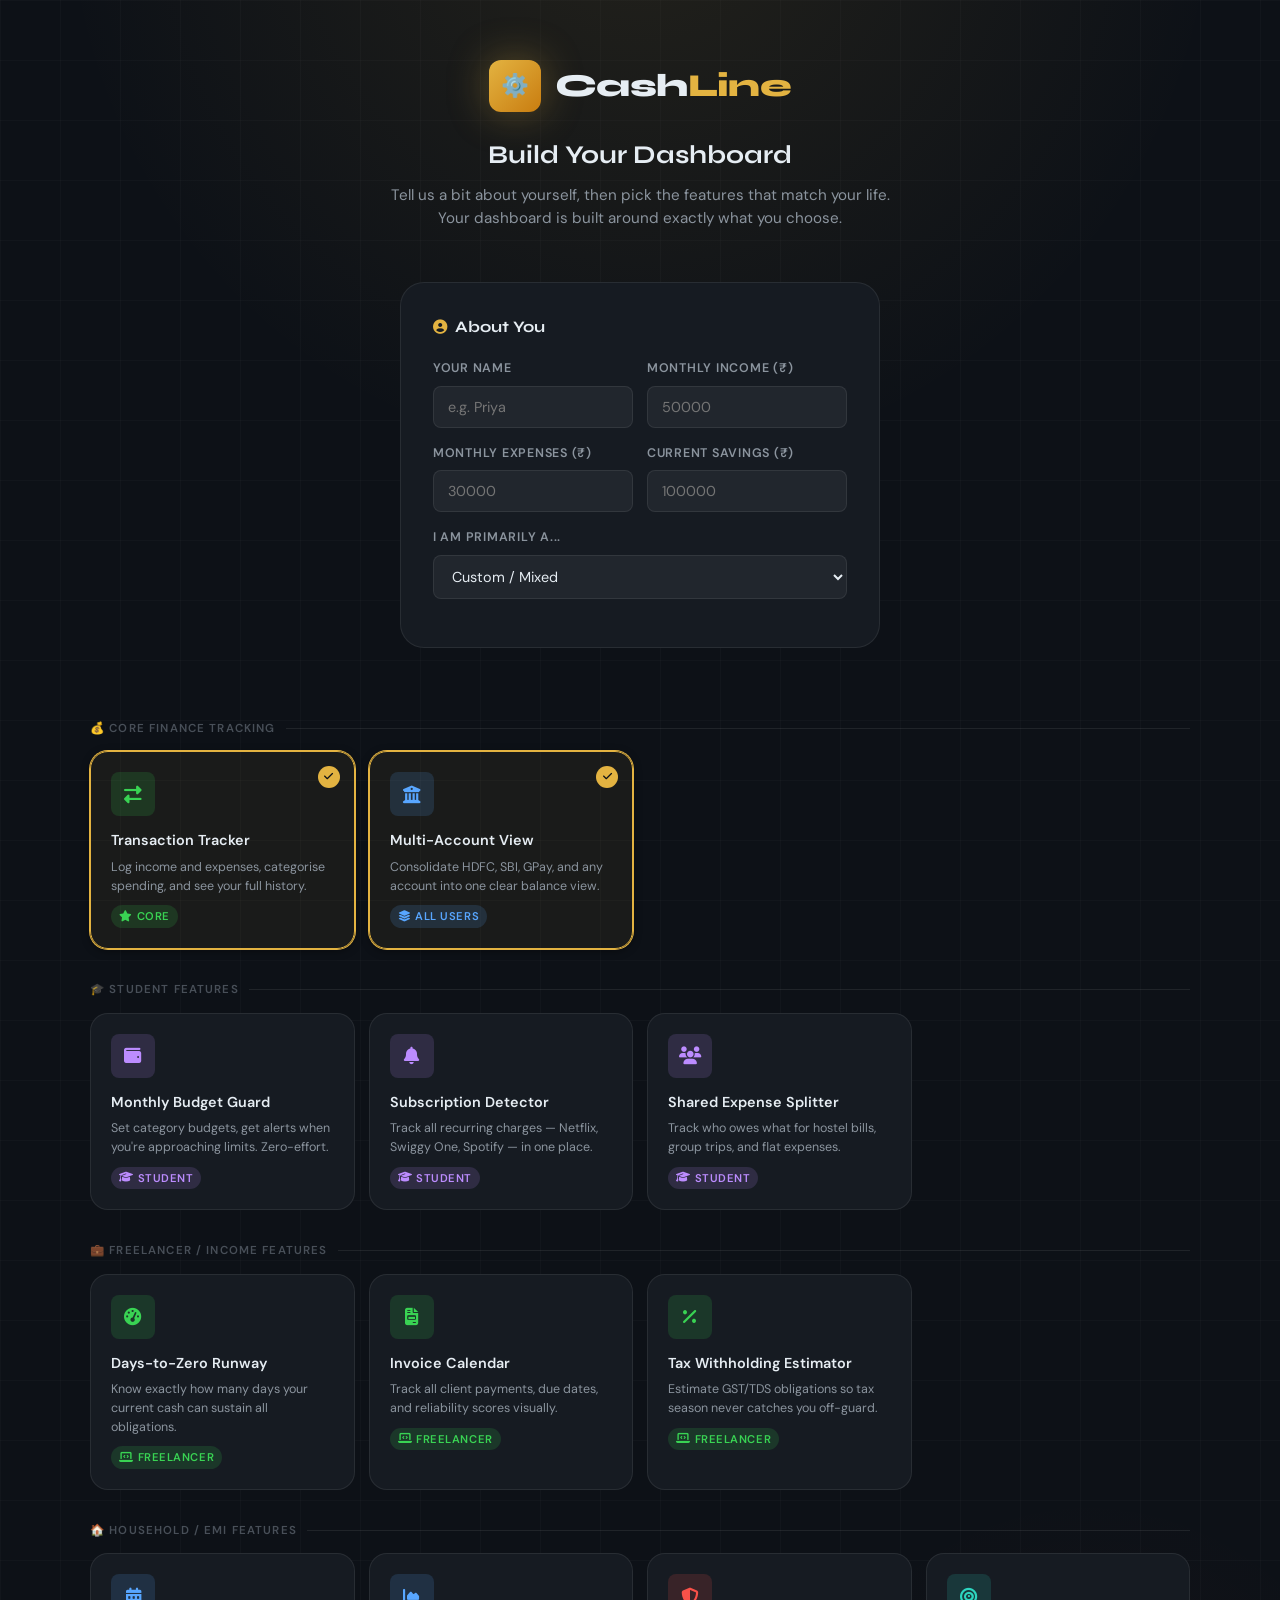
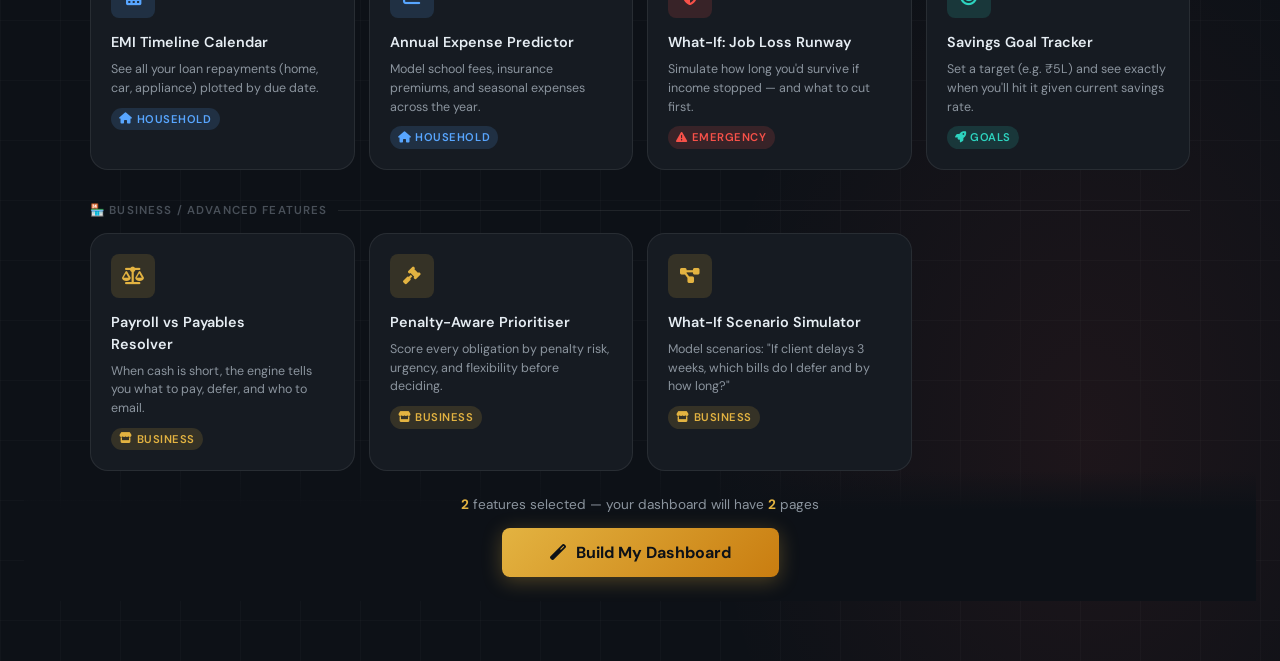
<file: cashline_custom_dash.html>
<!DOCTYPE html>
<html lang="en">
<head>
    <meta charset="UTF-8">
    <meta name="viewport" content="width=device-width, initial-scale=1.0">
    <title>CashLine — Custom Finance Hub</title>
    <link href="https://fonts.googleapis.com/css2?family=DM+Sans:ital,wght@0,300;0,400;0,500;0,600;0,700;1,400&family=Syne:wght@400;500;600;700;800&display=swap" rel="stylesheet">
    <link rel="stylesheet" href="https://cdnjs.cloudflare.com/ajax/libs/font-awesome/6.4.0/css/all.min.css">
    <style>
        *, *::before, *::after { margin: 0; padding: 0; box-sizing: border-box; }

        :root {
            --ink: #0d1117;
            --ink-soft: #1c2333;
            --ink-muted: #30363d;
            --surface: #161b22;
            --surface-raised: #21262d;
            --surface-overlay: #2d333b;
            --border: rgba(255,255,255,0.08);
            --border-active: rgba(255,255,255,0.18);
            --text: #e6edf3;
            --text-muted: #8b949e;
            --text-dim: #484f58;
            --accent: #39d353;
            --accent-glow: rgba(57,211,83,0.15);
            --accent-dark: #238636;
            --amber: #e3b341;
            --amber-glow: rgba(227,179,65,0.15);
            --coral: #f85149;
            --coral-glow: rgba(248,81,73,0.15);
            --sky: #58a6ff;
            --sky-glow: rgba(88,166,255,0.15);
            --violet: #bc8cff;
            --violet-glow: rgba(188,140,255,0.15);
            --teal: #2dd4bf;
            --teal-glow: rgba(45,212,191,0.15);
            --shadow-sm: 0 2px 8px rgba(0,0,0,0.4);
            --shadow: 0 8px 32px rgba(0,0,0,0.5);
            --shadow-lg: 0 20px 60px rgba(0,0,0,0.6);
            --r-sm: 8px;
            --r: 12px;
            --r-lg: 18px;
            --r-xl: 24px;
        }

        body { font-family: 'DM Sans', sans-serif; background: var(--ink); color: var(--text); min-height: 100vh; line-height: 1.5; }

        /* ============================  FEATURE PICKER  ============================ */
        .picker-page {
            min-height: 100vh;
            display: flex;
            flex-direction: column;
            align-items: center;
            padding: 60px 24px;
            background:
                radial-gradient(ellipse 70% 40% at 50% -5%, rgba(227,179,65,0.1) 0%, transparent 65%),
                radial-gradient(ellipse 50% 40% at 85% 90%, rgba(248,81,73,0.07) 0%, transparent 60%),
                var(--ink);
            position: relative;
            overflow: hidden;
        }

        .picker-page::before {
            content: '';
            position: absolute;
            inset: 0;
            background-image:
                linear-gradient(rgba(255,255,255,0.02) 1px, transparent 1px),
                linear-gradient(90deg, rgba(255,255,255,0.02) 1px, transparent 1px);
            background-size: 60px 60px;
            pointer-events: none;
        }

        .picker-header {
            text-align: center;
            margin-bottom: 52px;
            position: relative;
            z-index: 1;
        }

        .picker-logo {
            display: inline-flex;
            align-items: center;
            gap: 14px;
            margin-bottom: 24px;
        }

        .picker-logo-mark {
            width: 52px; height: 52px;
            background: linear-gradient(135deg, var(--amber), #c97d10);
            border-radius: var(--r);
            display: flex; align-items: center; justify-content: center;
            font-size: 1.4rem;
            box-shadow: 0 0 40px rgba(227,179,65,0.35);
        }

        .picker-logo h1 {
            font-family: 'Syne', sans-serif;
            font-size: 2rem; font-weight: 800;
            letter-spacing: -0.02em; color: var(--text);
        }

        .picker-logo h1 span { color: var(--amber); }

        .picker-header h2 {
            font-family: 'Syne', sans-serif;
            font-size: 1.6rem; font-weight: 700;
            color: var(--text); margin-bottom: 10px;
        }

        .picker-header p { font-size: 0.95rem; color: var(--text-muted); max-width: 520px; margin: 0 auto; }

        /* ONBOARD FORM */
        .onboard-form {
            background: var(--surface);
            border: 1px solid var(--border);
            border-radius: var(--r-xl);
            padding: 32px;
            width: 100%;
            max-width: 480px;
            margin-bottom: 40px;
            position: relative;
            z-index: 1;
        }

        .onboard-form h3 {
            font-family: 'Syne', sans-serif;
            font-size: 1rem; font-weight: 700;
            color: var(--text); margin-bottom: 20px;
            display: flex; align-items: center; gap: 8px;
        }

        .onboard-form h3 i { color: var(--amber); font-size: 0.9rem; }

        .form-row { display: grid; grid-template-columns: 1fr 1fr; gap: 14px; }

        .form-group { margin-bottom: 16px; }

        .form-group label {
            display: block; font-size: 0.78rem; font-weight: 600;
            color: var(--text-muted); text-transform: uppercase; letter-spacing: 0.06em;
            margin-bottom: 8px;
        }

        .form-group input, .form-group select {
            width: 100%; padding: 11px 14px;
            background: var(--surface-raised);
            border: 1px solid var(--border);
            border-radius: var(--r-sm);
            color: var(--text); font-family: 'DM Sans', sans-serif; font-size: 0.9rem;
            transition: border-color 0.2s;
        }

        .form-group input:focus, .form-group select:focus {
            outline: none; border-color: var(--amber);
        }

        .form-group select option { background: var(--surface-raised); }

        /* FEATURE CATEGORY */
        .picker-categories {
            width: 100%; max-width: 1100px;
            position: relative; z-index: 1;
        }

        .cat-label {
            font-size: 0.72rem; font-weight: 600;
            text-transform: uppercase; letter-spacing: 0.1em;
            color: var(--text-dim); margin-bottom: 14px; margin-top: 32px;
            display: flex; align-items: center; gap: 10px;
        }

        .cat-label::after {
            content: ''; flex: 1;
            height: 1px; background: var(--border);
        }

        .features-grid {
            display: grid;
            grid-template-columns: repeat(auto-fill, minmax(240px, 1fr));
            gap: 14px;
        }

        .feature-card {
            background: var(--surface);
            border: 1px solid var(--border);
            border-radius: var(--r-lg);
            padding: 20px;
            cursor: pointer;
            transition: all 0.25s ease;
            position: relative;
            user-select: none;
        }

        .feature-card:hover {
            border-color: var(--border-active);
            transform: translateY(-3px);
            box-shadow: var(--shadow-sm);
        }

        .feature-card.selected {
            border-color: var(--amber);
            background: rgba(227,179,65,0.06);
            box-shadow: 0 0 0 1px var(--amber), var(--shadow-sm);
        }

        .feature-card.selected .fc-check { opacity: 1; transform: scale(1); }

        .fc-check {
            position: absolute; top: 14px; right: 14px;
            width: 22px; height: 22px;
            background: var(--amber); border-radius: 50%;
            display: flex; align-items: center; justify-content: center;
            color: var(--ink); font-size: 0.65rem;
            opacity: 0; transform: scale(0.5);
            transition: all 0.2s cubic-bezier(0.34, 1.56, 0.64, 1);
        }

        .fc-icon {
            width: 44px; height: 44px;
            border-radius: var(--r-sm);
            display: flex; align-items: center; justify-content: center;
            font-size: 1.1rem; margin-bottom: 14px;
        }

        .feature-card h4 {
            font-size: 0.9rem; font-weight: 600;
            color: var(--text); margin-bottom: 6px; padding-right: 28px;
        }

        .feature-card p {
            font-size: 0.78rem; color: var(--text-muted); line-height: 1.5;
        }

        .feature-card .fc-badge {
            display: inline-flex; align-items: center; gap: 4px;
            font-size: 0.7rem; font-weight: 600;
            padding: 3px 8px; border-radius: 20px;
            margin-top: 10px;
            text-transform: uppercase; letter-spacing: 0.05em;
        }

        /* PICKER FOOTER */
        .picker-footer {
            position: sticky; bottom: 0;
            width: 100%;
            background: linear-gradient(to top, var(--ink) 70%, transparent);
            padding: 24px;
            display: flex; flex-direction: column; align-items: center; gap: 12px;
            z-index: 10;
        }

        .selected-count {
            font-size: 0.85rem; color: var(--text-muted);
        }

        .selected-count strong { color: var(--amber); }

        .btn-build {
            padding: 14px 48px;
            background: linear-gradient(135deg, var(--amber), #c97d10);
            color: var(--ink);
            border: none; border-radius: var(--r-sm);
            font-family: 'DM Sans', sans-serif; font-weight: 700; font-size: 1rem;
            cursor: pointer; transition: all 0.25s ease;
            display: inline-flex; align-items: center; gap: 10px;
            box-shadow: 0 4px 20px rgba(227,179,65,0.3);
        }

        .btn-build:hover {
            transform: translateY(-2px);
            box-shadow: 0 8px 32px rgba(227,179,65,0.4);
        }

        .btn-build:disabled {
            opacity: 0.4; cursor: not-allowed; transform: none;
        }

        /* ============================  DASHBOARD  ============================ */
        .dashboard { display: none; min-height: 100vh; }
        .dashboard.active { display: flex; }

        .sidebar {
            width: 260px; background: var(--surface);
            border-right: 1px solid var(--border);
            padding: 24px 16px;
            position: fixed; height: 100vh;
            overflow-y: auto; z-index: 100;
            display: flex; flex-direction: column;
        }

        .sidebar-brand {
            display: flex; align-items: center; gap: 12px;
            padding: 8px 12px 24px;
            border-bottom: 1px solid var(--border);
            margin-bottom: 24px;
        }

        .brand-mark {
            width: 38px; height: 38px;
            background: linear-gradient(135deg, var(--amber), #c97d10);
            border-radius: var(--r-sm);
            display: flex; align-items: center; justify-content: center;
            font-size: 1rem; flex-shrink: 0;
        }

        .brand-name { font-family: 'Syne', sans-serif; font-size: 1.1rem; font-weight: 700; color: var(--text); }
        .brand-name span { color: var(--amber); }

        .nav-section-label {
            font-size: 0.68rem; font-weight: 600;
            text-transform: uppercase; letter-spacing: 0.1em;
            color: var(--text-dim); padding: 0 12px;
            margin: 20px 0 8px;
        }

        .nav-menu { list-style: none; }
        .nav-item { margin-bottom: 2px; }

        .nav-link {
            display: flex; align-items: center; gap: 12px;
            padding: 10px 14px; border-radius: var(--r-sm);
            color: var(--text-muted);
            text-decoration: none; font-size: 0.9rem; font-weight: 500;
            transition: all 0.2s ease; cursor: pointer;
            background: none; border: none; width: 100%; text-align: left;
        }

        .nav-link i { width: 18px; font-size: 0.95rem; }
        .nav-link:hover { background: var(--surface-raised); color: var(--text); }
        .nav-link.active { background: var(--amber-glow); color: var(--amber); border: 1px solid rgba(227,179,65,0.2); }

        .sidebar-footer { margin-top: auto; padding-top: 16px; border-top: 1px solid var(--border); }

        .user-chip {
            display: flex; align-items: center; gap: 12px;
            padding: 12px; background: var(--surface-raised); border-radius: var(--r);
        }

        .user-avatar {
            width: 38px; height: 38px;
            background: linear-gradient(135deg, var(--amber), var(--coral));
            border-radius: var(--r-sm);
            display: flex; align-items: center; justify-content: center;
            color: var(--ink); font-weight: 700; font-size: 1rem; flex-shrink: 0;
        }

        .user-meta h4 { font-size: 0.88rem; font-weight: 600; color: var(--text); }
        .user-meta span { font-size: 0.75rem; color: var(--amber); }

        .main-content {
            margin-left: 260px; flex: 1;
            padding: 32px; background: var(--ink); min-height: 100vh;
        }

        .page-header {
            display: flex; justify-content: space-between; align-items: flex-start;
            margin-bottom: 32px; flex-wrap: wrap; gap: 16px;
        }

        .page-title h1 {
            font-family: 'Syne', sans-serif; font-size: 1.75rem; font-weight: 700;
            color: var(--text); letter-spacing: -0.02em;
        }

        .page-title p { color: var(--text-muted); font-size: 0.9rem; margin-top: 4px; }
        .header-actions { display: flex; gap: 12px; }

        /* BUTTONS */
        .btn {
            padding: 10px 20px; border-radius: var(--r-sm); border: none;
            font-family: 'DM Sans', sans-serif; font-weight: 600; font-size: 0.875rem;
            cursor: pointer; transition: all 0.2s ease;
            display: inline-flex; align-items: center; gap: 8px;
        }

        .btn-primary { background: var(--amber); color: var(--ink); }
        .btn-primary:hover { background: #f0c44c; transform: translateY(-1px); box-shadow: 0 4px 20px rgba(227,179,65,0.35); }
        .btn-secondary { background: var(--surface-raised); color: var(--text); border: 1px solid var(--border); }
        .btn-secondary:hover { border-color: var(--border-active); background: var(--surface-overlay); }
        .btn-danger { background: var(--coral); color: white; }
        .btn-sm { padding: 7px 14px; font-size: 0.8rem; }

        /* PAGES */
        .page-section { display: none; }
        .page-section.active { display: block; }

        /* STAT CARDS */
        .cards-grid {
            display: grid;
            grid-template-columns: repeat(auto-fit, minmax(200px, 1fr));
            gap: 16px; margin-bottom: 24px;
        }

        .stat-card {
            background: var(--surface); border: 1px solid var(--border);
            border-radius: var(--r-lg); padding: 24px;
            position: relative; overflow: hidden; transition: border-color 0.2s;
        }

        .stat-card:hover { border-color: var(--border-active); }

        .stat-card-glow {
            position: absolute; top: -20px; right: -20px;
            width: 80px; height: 80px; border-radius: 50%; opacity: 0.3; filter: blur(20px);
        }

        .stat-icon {
            width: 42px; height: 42px; border-radius: var(--r-sm);
            display: flex; align-items: center; justify-content: center;
            font-size: 1rem; margin-bottom: 16px;
        }

        .stat-label {
            font-size: 0.78rem; color: var(--text-muted); font-weight: 500;
            text-transform: uppercase; letter-spacing: 0.06em; margin-bottom: 6px;
        }

        .stat-value {
            font-family: 'Syne', sans-serif; font-size: 1.9rem; font-weight: 700;
            color: var(--text); line-height: 1;
        }

        .stat-sub { font-size: 0.8rem; color: var(--text-muted); margin-top: 8px; }

        /* PANEL */
        .panel {
            background: var(--surface); border: 1px solid var(--border);
            border-radius: var(--r-lg); padding: 24px; margin-bottom: 20px;
        }

        .panel-header {
            display: flex; justify-content: space-between; align-items: center;
            margin-bottom: 20px;
        }

        .panel-title {
            font-family: 'Syne', sans-serif; font-size: 1.05rem; font-weight: 700;
            color: var(--text); display: flex; align-items: center; gap: 10px;
        }

        .panel-title i { color: var(--amber); font-size: 0.95rem; }

        .two-col { display: grid; grid-template-columns: 1fr 1fr; gap: 20px; }
        .three-col { display: grid; grid-template-columns: 1fr 1fr 1fr; gap: 20px; }

        @media (max-width: 1200px) { .three-col { grid-template-columns: 1fr 1fr; } }
        @media (max-width: 1050px) { .two-col { grid-template-columns: 1fr; } }
        @media (max-width: 800px) {
            .sidebar { transform: translateX(-100%); transition: transform 0.3s ease; }
            .sidebar.open { transform: translateX(0); }
            .main-content { margin-left: 0; padding: 20px; }
            .three-col { grid-template-columns: 1fr; }
        }

        /* RUNWAY BAR */
        .runway-bar-wrap { background: var(--surface-raised); border-radius: 6px; height: 10px; margin: 12px 0; overflow: hidden; }
        .runway-bar-fill { height: 100%; border-radius: 6px; transition: width 0.6s ease; }

        /* TAG */
        .tag {
            display: inline-flex; align-items: center; gap: 5px;
            padding: 4px 10px; border-radius: 20px; font-size: 0.75rem; font-weight: 600;
        }

        .tag-green { background: var(--accent-glow); color: var(--accent); }
        .tag-amber { background: var(--amber-glow); color: var(--amber); }
        .tag-coral { background: var(--coral-glow); color: var(--coral); }
        .tag-sky { background: var(--sky-glow); color: var(--sky); }
        .tag-violet { background: var(--violet-glow); color: var(--violet); }

        /* EMI TIMELINE */
        .emi-item {
            display: flex; align-items: center; gap: 14px;
            padding: 14px; background: var(--surface-raised);
            border-radius: var(--r); margin-bottom: 10px;
            border: 1px solid transparent; transition: border-color 0.2s;
        }

        .emi-item:hover { border-color: var(--border); }

        .emi-icon {
            width: 40px; height: 40px; border-radius: var(--r-sm);
            display: flex; align-items: center; justify-content: center;
            font-size: 0.95rem; flex-shrink: 0;
        }

        .emi-meta { flex: 1; }
        .emi-meta h4 { font-size: 0.88rem; font-weight: 600; color: var(--text); }
        .emi-meta span { font-size: 0.78rem; color: var(--text-muted); }
        .emi-amount { font-family: 'Syne', sans-serif; font-weight: 700; font-size: 1rem; }

        /* GOAL TRACKER */
        .goal-ring-wrap {
            display: flex; align-items: center; gap: 20px;
            padding: 16px; background: var(--surface-raised); border-radius: var(--r);
        }

        .goal-ring-svg { flex-shrink: 0; }

        /* SCENARIO SIMULATOR */
        .scenario-input-row { display: flex; gap: 10px; margin-bottom: 14px; flex-wrap: wrap; }

        .scenario-input-row input, .scenario-input-row select {
            flex: 1; min-width: 140px; padding: 10px 14px;
            background: var(--surface-raised); border: 1px solid var(--border);
            border-radius: var(--r-sm); color: var(--text);
            font-family: 'DM Sans', sans-serif; font-size: 0.88rem;
        }

        .scenario-input-row input:focus, .scenario-input-row select:focus {
            outline: none; border-color: var(--amber);
        }

        .scenario-result {
            background: var(--surface-raised); border-radius: var(--r);
            padding: 20px; margin-top: 14px;
        }

        .scenario-row { display: flex; justify-content: space-between; padding: 8px 0; border-bottom: 1px solid var(--border); font-size: 0.88rem; }
        .scenario-row:last-child { border-bottom: none; }
        .scenario-row span:first-child { color: var(--text-muted); }

        /* PAYROLL CONFLICT */
        .conflict-item {
            display: flex; align-items: flex-start; gap: 12px;
            padding: 14px; background: var(--surface-raised); border-radius: var(--r);
            margin-bottom: 10px; border-left: 3px solid transparent;
        }

        .conflict-item.pay { border-left-color: var(--accent); }
        .conflict-item.defer { border-left-color: var(--amber); }
        .conflict-item.warn { border-left-color: var(--coral); }

        .conflict-badge {
            width: 28px; height: 28px; border-radius: 50%;
            display: flex; align-items: center; justify-content: center;
            font-size: 0.7rem; font-weight: 700; flex-shrink: 0; margin-top: 2px;
        }

        /* PENALTY CALC */
        .penalty-row { display: flex; justify-content: space-between; align-items: center; padding: 12px 0; border-bottom: 1px solid var(--border); }
        .penalty-row:last-child { border-bottom: none; }
        .penalty-pct { font-family: 'Syne', sans-serif; font-weight: 700; }

        /* MULTI ACCOUNT */
        .account-card {
            background: var(--surface-raised); border-radius: var(--r);
            padding: 16px 20px; margin-bottom: 10px;
            display: flex; align-items: center; gap: 14px;
            border: 1px solid transparent; transition: border-color 0.2s;
        }

        .account-card:hover { border-color: var(--border); }

        .account-icon {
            width: 44px; height: 44px; border-radius: var(--r-sm);
            display: flex; align-items: center; justify-content: center; font-size: 1rem; flex-shrink: 0;
        }

        .account-meta { flex: 1; }
        .account-meta h4 { font-size: 0.9rem; font-weight: 600; color: var(--text); }
        .account-meta span { font-size: 0.78rem; color: var(--text-muted); }
        .account-bal { font-family: 'Syne', sans-serif; font-weight: 700; font-size: 1.05rem; }

        .account-total {
            background: var(--amber-glow); border: 1px solid rgba(227,179,65,0.25);
            border-radius: var(--r); padding: 14px 20px;
            display: flex; justify-content: space-between; align-items: center;
            margin-top: 14px;
        }

        /* ANNUAL EXPENSES */
        .expense-month {
            display: flex; align-items: center; gap: 10px;
            padding: 10px 0; border-bottom: 1px solid var(--border);
            font-size: 0.85rem;
        }

        .expense-month:last-child { border-bottom: none; }
        .expense-month-name { width: 36px; font-weight: 600; color: var(--text-muted); flex-shrink: 0; }
        .expense-month-bar { flex: 1; height: 8px; background: var(--surface-overlay); border-radius: 4px; overflow: hidden; }
        .expense-month-fill { height: 100%; border-radius: 4px; }
        .expense-month-amt { width: 80px; text-align: right; font-weight: 600; color: var(--text); }

        /* ALERTS */
        .alerts-container {
            position: fixed; top: 24px; right: 24px;
            display: flex; flex-direction: column; gap: 10px;
            z-index: 9999; max-width: 360px;
        }

        .alert {
            display: flex; align-items: flex-start; gap: 14px;
            padding: 16px; border-radius: var(--r);
            background: var(--surface-overlay);
            border: 1px solid var(--border-active);
            box-shadow: var(--shadow);
            transform: translateX(0); transition: all 0.3s ease;
        }

        .alert-icon-wrap { width: 36px; height: 36px; border-radius: var(--r-sm); display: flex; align-items: center; justify-content: center; font-size: 0.9rem; flex-shrink: 0; }
        .alert.success .alert-icon-wrap { background: var(--accent-glow); color: var(--accent); }
        .alert.warning .alert-icon-wrap { background: var(--amber-glow); color: var(--amber); }
        .alert.danger .alert-icon-wrap { background: var(--coral-glow); color: var(--coral); }
        .alert.info .alert-icon-wrap { background: var(--sky-glow); color: var(--sky); }

        .alert-body h4 { font-size: 0.88rem; font-weight: 600; color: var(--text); margin-bottom: 2px; }
        .alert-body p { font-size: 0.8rem; color: var(--text-muted); }

        .alert-close-btn { margin-left: auto; background: none; border: none; color: var(--text-dim); cursor: pointer; padding: 4px; font-size: 0.8rem; flex-shrink: 0; }

        /* MODAL */
        .modal-overlay {
            position: fixed; inset: 0;
            background: rgba(0,0,0,0.7);
            backdrop-filter: blur(4px);
            z-index: 1000;
            display: none; align-items: center; justify-content: center;
            padding: 24px;
        }

        .modal-overlay.active { display: flex; }

        .modal {
            background: var(--surface); border: 1px solid var(--border-active);
            border-radius: var(--r-xl); padding: 32px;
            max-width: 460px; width: 100%;
            box-shadow: var(--shadow-lg);
        }

        .modal-header { display: flex; justify-content: space-between; align-items: center; margin-bottom: 24px; }
        .modal-header h2 { font-family: 'Syne', sans-serif; font-size: 1.2rem; font-weight: 700; color: var(--text); }
        .modal-close { background: none; border: none; color: var(--text-muted); cursor: pointer; font-size: 1rem; padding: 4px; }

        .hint { font-size: 0.78rem; color: var(--text-dim); margin-top: 12px; line-height: 1.5; }

        /* EMPTY STATE */
        .empty-state { text-align: center; padding: 36px 20px; color: var(--text-muted); }
        .empty-state i { font-size: 2rem; opacity: 0.3; display: block; margin-bottom: 12px; }
        .empty-state p { font-size: 0.88rem; }

        /* MOBILE */
        .mobile-menu-btn {
            display: none; width: 40px; height: 40px; border-radius: var(--r-sm);
            border: 1px solid var(--border); background: var(--surface);
            color: var(--text); font-size: 1rem; cursor: pointer;
            align-items: center; justify-content: center;
        }

        @media (max-width: 800px) {
            .mobile-menu-btn { display: flex !important; }
        }
    </style>
</head>
<body>

<!-- =====================  FEATURE PICKER PAGE  ===================== -->
<div id="pickerPage" class="picker-page">
    <div class="picker-header">
        <div class="picker-logo">
            <div class="picker-logo-mark">⚙️</div>
            <h1>Cash<span>Line</span></h1>
        </div>
        <h2>Build Your Dashboard</h2>
        <p>Tell us a bit about yourself, then pick the features that match your life. Your dashboard is built around exactly what you choose.</p>
    </div>

    <!-- ONBOARD FORM -->
    <div class="onboard-form">
        <h3><i class="fas fa-user-circle"></i> About You</h3>
        <div class="form-row">
            <div class="form-group">
                <label>Your Name</label>
                <input type="text" id="cfgName" placeholder="e.g. Priya">
            </div>
            <div class="form-group">
                <label>Monthly Income (₹)</label>
                <input type="number" id="cfgIncome" placeholder="50000" min="0" step="1000">
            </div>
        </div>
        <div class="form-row">
            <div class="form-group">
                <label>Monthly Expenses (₹)</label>
                <input type="number" id="cfgExpenses" placeholder="30000" min="0" step="1000">
            </div>
            <div class="form-group">
                <label>Current Savings (₹)</label>
                <input type="number" id="cfgSavings" placeholder="100000" min="0" step="1000">
            </div>
        </div>
        <div class="form-group">
            <label>I am primarily a...</label>
            <select id="cfgRole">
                <option value="custom">Custom / Mixed</option>
                <option value="student">Student</option>
                <option value="freelancer">Freelancer / Gig Worker</option>
                <option value="employee">Salaried Employee</option>
                <option value="business">Small Business Owner</option>
                <option value="household">Household / Family</option>
            </select>
        </div>
    </div>

    <!-- FEATURE SELECTION -->
    <div class="picker-categories" id="featureList">

        <div class="cat-label">💰 Core Finance Tracking</div>
        <div class="features-grid">
            <div class="feature-card selected" data-id="transactions" onclick="toggleFeature(this)">
                <div class="fc-check"><i class="fas fa-check"></i></div>
                <div class="fc-icon" style="background:var(--accent-glow);color:var(--accent)"><i class="fas fa-exchange-alt"></i></div>
                <h4>Transaction Tracker</h4>
                <p>Log income and expenses, categorise spending, and see your full history.</p>
                <span class="fc-badge" style="background:var(--accent-glow);color:var(--accent)"><i class="fas fa-star"></i> Core</span>
            </div>
            <div class="feature-card selected" data-id="accounts" onclick="toggleFeature(this)">
                <div class="fc-check"><i class="fas fa-check"></i></div>
                <div class="fc-icon" style="background:var(--sky-glow);color:var(--sky)"><i class="fas fa-university"></i></div>
                <h4>Multi-Account View</h4>
                <p>Consolidate HDFC, SBI, GPay, and any account into one clear balance view.</p>
                <span class="fc-badge" style="background:var(--sky-glow);color:var(--sky)"><i class="fas fa-layer-group"></i> All users</span>
            </div>
        </div>

        <div class="cat-label">🎓 Student Features</div>
        <div class="features-grid">
            <div class="feature-card" data-id="budget" onclick="toggleFeature(this)">
                <div class="fc-check"><i class="fas fa-check"></i></div>
                <div class="fc-icon" style="background:var(--violet-glow);color:var(--violet)"><i class="fas fa-wallet"></i></div>
                <h4>Monthly Budget Guard</h4>
                <p>Set category budgets, get alerts when you're approaching limits. Zero-effort.</p>
                <span class="fc-badge" style="background:var(--violet-glow);color:var(--violet)"><i class="fas fa-graduation-cap"></i> Student</span>
            </div>
            <div class="feature-card" data-id="subscriptions" onclick="toggleFeature(this)">
                <div class="fc-check"><i class="fas fa-check"></i></div>
                <div class="fc-icon" style="background:var(--violet-glow);color:var(--violet)"><i class="fas fa-bell"></i></div>
                <h4>Subscription Detector</h4>
                <p>Track all recurring charges — Netflix, Swiggy One, Spotify — in one place.</p>
                <span class="fc-badge" style="background:var(--violet-glow);color:var(--violet)"><i class="fas fa-graduation-cap"></i> Student</span>
            </div>
            <div class="feature-card" data-id="splitbill" onclick="toggleFeature(this)">
                <div class="fc-check"><i class="fas fa-check"></i></div>
                <div class="fc-icon" style="background:var(--violet-glow);color:var(--violet)"><i class="fas fa-users"></i></div>
                <h4>Shared Expense Splitter</h4>
                <p>Track who owes what for hostel bills, group trips, and flat expenses.</p>
                <span class="fc-badge" style="background:var(--violet-glow);color:var(--violet)"><i class="fas fa-graduation-cap"></i> Student</span>
            </div>
        </div>

        <div class="cat-label">💼 Freelancer / Income Features</div>
        <div class="features-grid">
            <div class="feature-card" data-id="liquidity" onclick="toggleFeature(this)">
                <div class="fc-check"><i class="fas fa-check"></i></div>
                <div class="fc-icon" style="background:var(--accent-glow);color:var(--accent)"><i class="fas fa-tachometer-alt"></i></div>
                <h4>Days-to-Zero Runway</h4>
                <p>Know exactly how many days your current cash can sustain all obligations.</p>
                <span class="fc-badge" style="background:var(--accent-glow);color:var(--accent)"><i class="fas fa-laptop-code"></i> Freelancer</span>
            </div>
            <div class="feature-card" data-id="invoices" onclick="toggleFeature(this)">
                <div class="fc-check"><i class="fas fa-check"></i></div>
                <div class="fc-icon" style="background:var(--accent-glow);color:var(--accent)"><i class="fas fa-file-invoice"></i></div>
                <h4>Invoice Calendar</h4>
                <p>Track all client payments, due dates, and reliability scores visually.</p>
                <span class="fc-badge" style="background:var(--accent-glow);color:var(--accent)"><i class="fas fa-laptop-code"></i> Freelancer</span>
            </div>
            <div class="feature-card" data-id="tax" onclick="toggleFeature(this)">
                <div class="fc-check"><i class="fas fa-check"></i></div>
                <div class="fc-icon" style="background:var(--accent-glow);color:var(--accent)"><i class="fas fa-percentage"></i></div>
                <h4>Tax Withholding Estimator</h4>
                <p>Estimate GST/TDS obligations so tax season never catches you off-guard.</p>
                <span class="fc-badge" style="background:var(--accent-glow);color:var(--accent)"><i class="fas fa-laptop-code"></i> Freelancer</span>
            </div>
        </div>

        <div class="cat-label">🏠 Household / EMI Features</div>
        <div class="features-grid">
            <div class="feature-card" data-id="emi" onclick="toggleFeature(this)">
                <div class="fc-check"><i class="fas fa-check"></i></div>
                <div class="fc-icon" style="background:var(--sky-glow);color:var(--sky)"><i class="fas fa-calendar-alt"></i></div>
                <h4>EMI Timeline Calendar</h4>
                <p>See all your loan repayments (home, car, appliance) plotted by due date.</p>
                <span class="fc-badge" style="background:var(--sky-glow);color:var(--sky)"><i class="fas fa-home"></i> Household</span>
            </div>
            <div class="feature-card" data-id="annual" onclick="toggleFeature(this)">
                <div class="fc-check"><i class="fas fa-check"></i></div>
                <div class="fc-icon" style="background:var(--sky-glow);color:var(--sky)"><i class="fas fa-chart-area"></i></div>
                <h4>Annual Expense Predictor</h4>
                <p>Model school fees, insurance premiums, and seasonal expenses across the year.</p>
                <span class="fc-badge" style="background:var(--sky-glow);color:var(--sky)"><i class="fas fa-home"></i> Household</span>
            </div>
            <div class="feature-card" data-id="jobloss" onclick="toggleFeature(this)">
                <div class="fc-check"><i class="fas fa-check"></i></div>
                <div class="fc-icon" style="background:var(--coral-glow);color:var(--coral)"><i class="fas fa-shield-alt"></i></div>
                <h4>What-If: Job Loss Runway</h4>
                <p>Simulate how long you'd survive if income stopped — and what to cut first.</p>
                <span class="fc-badge" style="background:var(--coral-glow);color:var(--coral)"><i class="fas fa-exclamation-triangle"></i> Emergency</span>
            </div>
            <div class="feature-card" data-id="goal" onclick="toggleFeature(this)">
                <div class="fc-check"><i class="fas fa-check"></i></div>
                <div class="fc-icon" style="background:var(--teal-glow);color:var(--teal)"><i class="fas fa-bullseye"></i></div>
                <h4>Savings Goal Tracker</h4>
                <p>Set a target (e.g. ₹5L) and see exactly when you'll hit it given current savings rate.</p>
                <span class="fc-badge" style="background:var(--teal-glow);color:var(--teal)"><i class="fas fa-rocket"></i> Goals</span>
            </div>
        </div>

        <div class="cat-label">🏪 Business / Advanced Features</div>
        <div class="features-grid">
            <div class="feature-card" data-id="payroll" onclick="toggleFeature(this)">
                <div class="fc-check"><i class="fas fa-check"></i></div>
                <div class="fc-icon" style="background:var(--amber-glow);color:var(--amber)"><i class="fas fa-balance-scale"></i></div>
                <h4>Payroll vs Payables Resolver</h4>
                <p>When cash is short, the engine tells you what to pay, defer, and who to email.</p>
                <span class="fc-badge" style="background:var(--amber-glow);color:var(--amber)"><i class="fas fa-store"></i> Business</span>
            </div>
            <div class="feature-card" data-id="penalty" onclick="toggleFeature(this)">
                <div class="fc-check"><i class="fas fa-check"></i></div>
                <div class="fc-icon" style="background:var(--amber-glow);color:var(--amber)"><i class="fas fa-gavel"></i></div>
                <h4>Penalty-Aware Prioritiser</h4>
                <p>Score every obligation by penalty risk, urgency, and flexibility before deciding.</p>
                <span class="fc-badge" style="background:var(--amber-glow);color:var(--amber)"><i class="fas fa-store"></i> Business</span>
            </div>
            <div class="feature-card" data-id="whatif" onclick="toggleFeature(this)">
                <div class="fc-check"><i class="fas fa-check"></i></div>
                <div class="fc-icon" style="background:var(--amber-glow);color:var(--amber)"><i class="fas fa-project-diagram"></i></div>
                <h4>What-If Scenario Simulator</h4>
                <p>Model scenarios: "If client delays 3 weeks, which bills do I defer and by how long?"</p>
                <span class="fc-badge" style="background:var(--amber-glow);color:var(--amber)"><i class="fas fa-store"></i> Business</span>
            </div>
        </div>

    </div>

    <!-- FOOTER -->
    <div class="picker-footer">
        <div class="selected-count">
            <strong id="selCount">2</strong> features selected — your dashboard will have <strong id="selPages" style="color:var(--amber)">2</strong> pages
        </div>
        <button class="btn-build" id="buildBtn" onclick="buildDashboard()">
            <i class="fas fa-magic"></i> Build My Dashboard
        </button>
    </div>
</div>

<!-- =====================  DASHBOARD  ===================== -->
<div class="dashboard" id="dashboard">
    <nav class="sidebar" id="sidebar">
        <div class="sidebar-brand">
            <div class="brand-mark">⚙️</div>
            <span class="brand-name">Cash<span>Line</span></span>
        </div>
        <div class="nav-section-label">Navigation</div>
        <ul class="nav-menu" id="navMenu"></ul>
        <div class="sidebar-footer">
            <div class="user-chip">
                <div class="user-avatar" id="userAvatar">U</div>
                <div class="user-meta">
                    <h4 id="userName">User</h4>
                    <span id="userRole">Custom</span>
                </div>
            </div>
            <button class="btn btn-secondary" onclick="goBack()" style="width:100%;margin-top:10px;justify-content:center;">
                <i class="fas fa-arrow-left"></i> Reconfigure
            </button>
        </div>
    </nav>

    <main class="main-content">
        <div class="page-header">
            <div class="page-title">
                <h1 id="pageTitle">Overview</h1>
                <p id="pageSubtitle">Your personalised financial snapshot.</p>
            </div>
            <div class="header-actions">
                <button class="mobile-menu-btn" onclick="document.getElementById('sidebar').classList.toggle('open')" style="display:none">
                    <i class="fas fa-bars"></i>
                </button>
            </div>
        </div>

        <!-- PAGES RENDERED DYNAMICALLY -->
        <div id="pageContainer"></div>
    </main>
</div>

<div class="alerts-container" id="alertsContainer"></div>

<script>
// ================================================================
// STATE
// ================================================================
let cfg = {
    name: 'User', income: 50000, expenses: 30000, savings: 100000,
    role: 'custom', features: ['transactions','accounts']
};

const ALL_FEATURES = {
    transactions: { icon: 'fa-exchange-alt', label: 'Transactions', sub: 'Track income & expenses' },
    accounts:     { icon: 'fa-university',   label: 'Accounts',     sub: 'Consolidated balances' },
    budget:       { icon: 'fa-wallet',       label: 'Budget Guard', sub: 'Monthly limits & alerts' },
    subscriptions:{ icon: 'fa-bell',         label: 'Subscriptions',sub: 'Recurring charges' },
    splitbill:    { icon: 'fa-users',        label: 'Bill Splitter', sub: 'Shared expenses' },
    liquidity:    { icon: 'fa-tachometer-alt',label: 'Runway',      sub: 'Days-to-zero meter' },
    invoices:     { icon: 'fa-file-invoice', label: 'Invoices',     sub: 'Client payment calendar' },
    tax:          { icon: 'fa-percentage',   label: 'Tax Estimator',sub: 'GST/TDS witholding' },
    emi:          { icon: 'fa-calendar-alt', label: 'EMI Timeline', sub: 'Loan repayment calendar' },
    annual:       { icon: 'fa-chart-area',   label: 'Annual Planner',sub: 'School fees & insurance' },
    jobloss:      { icon: 'fa-shield-alt',   label: 'Job Loss Sim', sub: 'Emergency runway' },
    goal:         { icon: 'fa-bullseye',     label: 'Savings Goal', sub: 'Hit ₹5L and beyond' },
    payroll:      { icon: 'fa-balance-scale',label: 'Payroll Resolver',sub: 'Pay vs defer engine' },
    penalty:      { icon: 'fa-gavel',        label: 'Penalty Prioritiser',sub: 'Obligation risk scores' },
    whatif:       { icon: 'fa-project-diagram',label:'What-If Simulator',sub:'Delay & scenario modelling' },
};

let state = {
    transactions: [],
    accounts: [
        { id:1, name:'HDFC Savings', type:'bank', balance:32000, color:'var(--sky)' },
        { id:2, name:'SBI Account', type:'bank', balance:18500, color:'var(--accent)' },
        { id:3, name:'GPay Wallet', type:'wallet', balance:4200, color:'var(--amber)' },
    ],
    emis: [
        { id:1, name:'Home Loan', amount:18000, dueDay:1, icon:'🏠', color:'var(--sky)' },
        { id:2, name:'Car EMI', amount:9500, dueDay:5, icon:'🚗', color:'var(--accent)' },
        { id:3, name:'Phone EMI', amount:2800, dueDay:10, icon:'📱', color:'var(--violet)' },
    ],
    subscriptions: [
        { id:1, name:'Netflix', amount:649, dueDay:14, icon:'🎬' },
        { id:2, name:'Swiggy One', amount:299, dueDay:22, icon:'🍜' },
        { id:3, name:'Spotify', amount:119, dueDay:8, icon:'🎵' },
    ],
    budget: { food:8000, transport:3000, entertainment:2000, utilities:4000 },
    goalTarget: 500000,
    goalLabel: '₹5L Emergency Fund',
    splits: [],
    invoices: [
        { id:1, client:'Client A', amount:45000, due:'2025-04-10', status:'pending' },
        { id:2, client:'Client B', amount:22000, due:'2025-03-28', status:'pending' },
    ],
    obligations: [
        { id:1, name:'Office Rent', amount:25000, dueDay:1, penalty:5, flexible:false },
        { id:2, name:'Vendor Ramesh', amount:15000, dueDay:8, penalty:2, flexible:true },
        { id:3, name:'Salaries', amount:60000, dueDay:1, penalty:10, flexible:false },
        { id:4, name:'Electricity', amount:4500, dueDay:15, penalty:3, flexible:false },
    ],
    currentPage: 'transactions'
};

// ================================================================
// PICKER LOGIC
// ================================================================
function toggleFeature(card) {
    card.classList.toggle('selected');
    updateCount();
}

function updateCount() {
    const cards = document.querySelectorAll('.feature-card.selected');
    const count = cards.size || document.querySelectorAll('.feature-card.selected').length;
    document.getElementById('selCount').textContent = count;
    document.getElementById('selPages').textContent = count;
    document.getElementById('buildBtn').disabled = count < 1;
}

document.querySelectorAll('.feature-card').forEach(() => {});
updateCount();

function buildDashboard() {
    const nameVal = document.getElementById('cfgName').value.trim() || 'User';
    const incomeVal = parseFloat(document.getElementById('cfgIncome').value) || 50000;
    const expVal = parseFloat(document.getElementById('cfgExpenses').value) || 30000;
    const savVal = parseFloat(document.getElementById('cfgSavings').value) || 100000;
    const roleVal = document.getElementById('cfgRole').value;

    const selected = [];
    document.querySelectorAll('.feature-card.selected').forEach(c => selected.push(c.dataset.id));

    if (!selected.length) { alert('Please select at least one feature.'); return; }

    cfg = { name: nameVal, income: incomeVal, expenses: expVal, savings: savVal, role: roleVal, features: selected };
    state.currentPage = selected[0];

    document.getElementById('pickerPage').style.display = 'none';
    document.getElementById('dashboard').classList.add('active');
    document.getElementById('userName').textContent = cfg.name;
    document.getElementById('userAvatar').textContent = cfg.name.charAt(0).toUpperCase();

    const roleLabels = { custom:'Custom', student:'Student', freelancer:'Freelancer', employee:'Employee', business:'Business Owner', household:'Household' };
    document.getElementById('userRole').textContent = roleLabels[cfg.role] || 'Custom';

    buildNav();
    renderPage(cfg.features[0]);
    showAlert('success', 'Dashboard Ready!', `Welcome ${cfg.name} — your ${cfg.features.length}-feature dashboard is live.`);
}

// ================================================================
// NAV BUILDER
// ================================================================
function buildNav() {
    const menu = document.getElementById('navMenu');
    menu.innerHTML = cfg.features.map(fid => {
        const f = ALL_FEATURES[fid];
        return `<li class="nav-item">
            <button class="nav-link" data-page="${fid}" onclick="renderPage('${fid}')">
                <i class="fas ${f.icon}"></i> ${f.label}
            </button>
        </li>`;
    }).join('');
}

function setActiveNav(fid) {
    document.querySelectorAll('.nav-link').forEach(l => l.classList.toggle('active', l.dataset.page === fid));
}

function goBack() {
    document.getElementById('dashboard').classList.remove('active');
    document.getElementById('pickerPage').style.display = 'flex';
    document.getElementById('pageContainer').innerHTML = '';
}

// ================================================================
// PAGE ROUTER
// ================================================================
function renderPage(fid) {
    state.currentPage = fid;
    setActiveNav(fid);
    const f = ALL_FEATURES[fid];
    document.getElementById('pageTitle').textContent = f.label;
    document.getElementById('pageSubtitle').textContent = f.sub;
    const container = document.getElementById('pageContainer');
    container.innerHTML = '';

    const renderers = {
        transactions: renderTransactions,
        accounts:     renderAccounts,
        budget:       renderBudget,
        subscriptions:renderSubscriptions,
        splitbill:    renderSplitBill,
        liquidity:    renderLiquidity,
        invoices:     renderInvoices,
        tax:          renderTax,
        emi:          renderEMI,
        annual:       renderAnnual,
        jobloss:      renderJobLoss,
        goal:         renderGoal,
        payroll:      renderPayroll,
        penalty:      renderPenalty,
        whatif:       renderWhatIf,
    };

    if (renderers[fid]) renderers[fid](container);
    else container.innerHTML = `<div class="empty-state"><i class="fas fa-tools"></i><p>This widget is coming soon.</p></div>`;
}

// ================================================================
// HELPER
// ================================================================
function fmtINR(n) {
    if (n >= 100000) return '₹' + (n/100000).toFixed(1) + 'L';
    if (n >= 1000)   return '₹' + (n/1000).toFixed(1) + 'k';
    return '₹' + Math.round(n);
}

function fmtFull(n) {
    return '₹' + (Math.round(n)).toLocaleString('en-IN');
}

function today() { return new Date().toISOString().split('T')[0]; }

function statCard(cls, glowColor, iconCls, iconColor, label, value, sub) {
    return `<div class="stat-card ${cls}" style="border-top:2px solid ${glowColor}">
        <div class="stat-card-glow" style="background:${glowColor}"></div>
        <div class="stat-icon" style="background:${glowColor}22;color:${glowColor}"><i class="fas ${iconCls}"></i></div>
        <div class="stat-label">${label}</div>
        <div class="stat-value">${value}</div>
        ${sub ? `<div class="stat-sub">${sub}</div>` : ''}
    </div>`;
}

// ================================================================
// TRANSACTIONS
// ================================================================
function renderTransactions(c) {
    const income = state.transactions.filter(t=>t.type==='income').reduce((s,t)=>s+t.amount,0);
    const expense = state.transactions.filter(t=>t.type==='expense').reduce((s,t)=>s+t.amount,0);
    const balance = cfg.savings + income - expense;

    c.innerHTML = `
    <div class="cards-grid">
        ${statCard('','var(--sky)','wallet','','Net Balance',fmtFull(balance),'')}
        ${statCard('','var(--accent)','arrow-up','','Income This Month',fmtFull(cfg.income + income),'')}
        ${statCard('','var(--coral)','arrow-down','','Expenses This Month',fmtFull(cfg.expenses + expense),'')}
        ${statCard('','var(--amber)','piggy-bank','','Savings Rate',Math.round(((cfg.income-cfg.expenses)/cfg.income)*100)+'%','')}
    </div>
    <div class="two-col">
        <div class="panel">
            <div class="panel-header"><div class="panel-title"><i class="fas fa-plus-circle"></i> Add Transaction</div></div>
            <div class="form-group">
                <label>Type</label>
                <select id="txType"><option value="income">💰 Income</option><option value="expense">💸 Expense</option></select>
            </div>
            <div class="form-group"><label>Amount (₹)</label><input type="number" id="txAmt" placeholder="0" min="1"></div>
            <div class="form-group"><label>Description</label><input type="text" id="txDesc" placeholder="e.g. Freelance project payment"></div>
            <div class="form-group"><label>Category</label>
                <select id="txCat">
                    <option>🍔 Food</option><option>🚗 Transport</option><option>🏠 Rent</option>
                    <option>💊 Health</option><option>🎓 Education</option><option>💼 Business</option>
                    <option>🎬 Entertainment</option><option>💰 Salary</option><option>🔧 Utilities</option><option>📦 Other</option>
                </select>
            </div>
            <button class="btn btn-primary" style="width:100%" onclick="addTransaction()"><i class="fas fa-plus"></i> Add</button>
        </div>
        <div class="panel">
            <div class="panel-header"><div class="panel-title"><i class="fas fa-list"></i> Recent Transactions</div></div>
            <div id="txList">${state.transactions.length ? '' : '<div class="empty-state"><i class="fas fa-receipt"></i><p>No transactions yet. Add one!</p></div>'}</div>
        </div>
    </div>`;
    renderTxList();
}

function addTransaction() {
    const type = document.getElementById('txType').value;
    const amount = parseFloat(document.getElementById('txAmt').value);
    const desc = document.getElementById('txDesc').value.trim() || 'Transaction';
    const cat = document.getElementById('txCat').value;
    if (!amount || amount <= 0) { showAlert('warning','Invalid Amount','Please enter a valid amount.'); return; }
    state.transactions.unshift({ id: Date.now(), type, amount, desc, cat, date: today() });
    renderTxList();
    document.getElementById('txAmt').value = '';
    document.getElementById('txDesc').value = '';
    showAlert('success','Added!', `${type === 'income' ? 'Income' : 'Expense'} of ${fmtFull(amount)} recorded.`);
}

function renderTxList() {
    const el = document.getElementById('txList');
    if (!el) return;
    if (!state.transactions.length) { el.innerHTML = '<div class="empty-state"><i class="fas fa-receipt"></i><p>No transactions yet.</p></div>'; return; }
    el.innerHTML = state.transactions.slice(0,10).map(t => `
        <div style="display:flex;align-items:center;gap:12px;padding:12px;background:var(--surface-raised);border-radius:var(--r);margin-bottom:8px;">
            <div style="width:38px;height:38px;border-radius:var(--r-sm);display:flex;align-items:center;justify-content:center;font-size:0.85rem;background:${t.type==='income'?'var(--accent-glow)':'var(--coral-glow)'};color:${t.type==='income'?'var(--accent)':'var(--coral)'}">
                <i class="fas ${t.type==='income'?'fa-arrow-up':'fa-arrow-down'}"></i>
            </div>
            <div style="flex:1"><div style="font-size:0.88rem;font-weight:500;color:var(--text)">${t.desc}</div>
            <div style="font-size:0.75rem;color:var(--text-muted)">${t.cat} · ${t.date}</div></div>
            <div style="font-family:'Syne',sans-serif;font-weight:700;color:${t.type==='income'?'var(--accent)':'var(--coral)'}">${t.type==='income'?'+':'-'}${fmtFull(t.amount)}</div>
        </div>`).join('');
}

// ================================================================
// ACCOUNTS
// ================================================================
function renderAccounts(c) {
    if (!c) c = document.getElementById('pageContainer');
    const total = state.accounts.reduce((s,a)=>s+a.balance,0);
    c.innerHTML = `
    <div class="cards-grid">
        ${statCard('','var(--sky)','university','','Total Across All Accounts',fmtFull(total),state.accounts.length + ' accounts linked')}
        ${statCard('','var(--accent)','trending-up','','Highest Balance',fmtFull(Math.max(...state.accounts.map(a=>a.balance))),state.accounts.sort((a,b)=>b.balance-a.balance)[0]?.name||'')}
    </div>
    <div class="two-col">
        <div class="panel">
            <div class="panel-header"><div class="panel-title"><i class="fas fa-university"></i> Your Accounts</div></div>
            ${state.accounts.map(a=>`
                <div class="account-card">
                    <div class="account-icon" style="background:${a.color}22;color:${a.color}"><i class="fas fa-${a.type==='bank'?'university':'mobile-alt'}"></i></div>
                    <div class="account-meta"><h4>${a.name}</h4><span>${a.type === 'bank' ? 'Bank Account' : 'Digital Wallet'}</span></div>
                    <div class="account-bal" style="color:${a.color}">${fmtFull(a.balance)}</div>
                </div>`).join('')}
            <div class="account-total">
                <div><div style="font-size:0.78rem;color:var(--text-muted);text-transform:uppercase;letter-spacing:0.06em">Total Liquid</div>
                <div style="font-family:'Syne',sans-serif;font-weight:700;font-size:1.4rem;color:var(--amber)">${fmtFull(total)}</div></div>
                <i class="fas fa-check-circle" style="color:var(--accent);font-size:1.5rem"></i>
            </div>
        </div>
        <div class="panel">
            <div class="panel-header"><div class="panel-title"><i class="fas fa-plus"></i> Add Account</div></div>
            <div class="form-group"><label>Account Name</label><input type="text" id="accName" placeholder="e.g. Axis Savings"></div>
            <div class="form-group"><label>Type</label>
                <select id="accType"><option value="bank">🏦 Bank Account</option><option value="wallet">📱 Digital Wallet</option></select>
            </div>
            <div class="form-group"><label>Current Balance (₹)</label><input type="number" id="accBal" placeholder="0" min="0"></div>
            <div class="form-group"><label>Colour</label>
                <select id="accColor">
                    <option value="var(--sky)">Blue</option><option value="var(--accent)">Green</option>
                    <option value="var(--amber)">Amber</option><option value="var(--coral)">Coral</option>
                    <option value="var(--violet)">Violet</option>
                </select>
            </div>
            <button class="btn btn-primary" style="width:100%" onclick="addAccount()"><i class="fas fa-plus"></i> Add Account</button>
        </div>
    </div>`;
}

function addAccount() {
    const name = document.getElementById('accName').value.trim();
    const balance = parseFloat(document.getElementById('accBal').value) || 0;
    const type = document.getElementById('accType').value;
    const color = document.getElementById('accColor').value;
    if (!name) { showAlert('warning','Missing Name','Please enter an account name.'); return; }
    state.accounts.push({ id: Date.now(), name, type, balance, color });
    renderPage('accounts');
    showAlert('success','Account Added', `${name} with balance ${fmtFull(balance)} linked.`);
}

// ================================================================
// BUDGET GUARD
// ================================================================
function renderBudget(c) {
    const cats = [
        { key:'food', icon:'🍔', label:'Food & Groceries', limit: state.budget.food },
        { key:'transport', icon:'🚗', label:'Transport', limit: state.budget.transport },
        { key:'entertainment', icon:'🎬', label:'Entertainment', limit: state.budget.entertainment },
        { key:'utilities', icon:'🔧', label:'Utilities & Bills', limit: state.budget.utilities },
    ];
    const spent = { food: 6200, transport: 2100, entertainment: 2800, utilities: 3900 };

    c.innerHTML = `
    <div class="cards-grid">
        ${statCard('','var(--violet)','wallet','','Total Budget',fmtFull(Object.values(state.budget).reduce((a,b)=>a+b,0)),'')}
        ${statCard('','var(--coral)','fire','','Over Budget',cats.filter(cat=>spent[cat.key]>cat.limit).length + ' categories','Watch these!')}
    </div>
    <div class="two-col">
        <div class="panel">
            <div class="panel-header"><div class="panel-title"><i class="fas fa-wallet"></i> Category Budgets</div></div>
            ${cats.map(cat => {
                const s = spent[cat.key]; const pct = Math.min(100, Math.round((s/cat.limit)*100));
                const over = s > cat.limit;
                return `<div style="margin-bottom:20px">
                    <div style="display:flex;justify-content:space-between;align-items:center;margin-bottom:8px">
                        <span style="font-size:0.88rem;font-weight:500">${cat.icon} ${cat.label}</span>
                        <span style="font-size:0.8rem;color:${over?'var(--coral)':'var(--text-muted)'};font-weight:600">${fmtFull(s)} / ${fmtFull(cat.limit)}</span>
                    </div>
                    <div class="runway-bar-wrap"><div class="runway-bar-fill" style="width:${pct}%;background:${over?'var(--coral)':pct>80?'var(--amber)':'var(--accent)'}"></div></div>
                    ${over?`<div style="font-size:0.75rem;color:var(--coral);margin-top:4px">⚠️ Over by ${fmtFull(s-cat.limit)}</div>`:''}
                </div>`;
            }).join('')}
        </div>
        <div class="panel">
            <div class="panel-header"><div class="panel-title"><i class="fas fa-sliders-h"></i> Set Budget Limits</div></div>
            ${cats.map(cat=>`
                <div class="form-group">
                    <label>${cat.icon} ${cat.label} (₹)</label>
                    <input type="number" id="bgt_${cat.key}" value="${state.budget[cat.key]}" min="0">
                </div>`).join('')}
            <button class="btn btn-primary" style="width:100%" onclick="saveBudget()"><i class="fas fa-save"></i> Save Budgets</button>
        </div>
    </div>`;
}

function saveBudget() {
    ['food','transport','entertainment','utilities'].forEach(k => {
        const val = parseFloat(document.getElementById('bgt_'+k).value);
        if (val >= 0) state.budget[k] = val;
    });
    renderPage('budget');
    showAlert('success','Budget Saved','Your category limits have been updated.');
}

// ================================================================
// SUBSCRIPTIONS
// ================================================================
function renderSubscriptions(c) {
    const total = state.subscriptions.reduce((s,sub)=>s+sub.amount,0);
    c.innerHTML = `
    <div class="cards-grid">
        ${statCard('','var(--violet)','bell','','Monthly Subscriptions',fmtFull(total),state.subscriptions.length + ' active')}
        ${statCard('','var(--amber)','calendar-check','','Yearly Spend on Subs',fmtFull(total*12),'Avoid auto-renew surprises')}
    </div>
    <div class="two-col">
        <div class="panel">
            <div class="panel-header"><div class="panel-title"><i class="fas fa-bell"></i> Active Subscriptions</div></div>
            ${state.subscriptions.map(sub=>{
                const daysLeft = sub.dueDay - new Date().getDate();
                const soon = daysLeft >= 0 && daysLeft <= 3;
                return `<div class="emi-item" style="${soon?'border-left:3px solid var(--amber)':''}">
                    <div class="emi-icon" style="background:var(--violet-glow);color:var(--violet);font-size:1.3rem">${sub.icon}</div>
                    <div class="emi-meta"><h4>${sub.name}</h4><span>Renews on ${sub.dueDay}th${soon?` <span style="color:var(--amber)">· Due in ${daysLeft}d!</span>`:''}</span></div>
                    <div><div class="emi-amount" style="color:var(--violet)">${fmtFull(sub.amount)}/mo</div>
                    <button onclick="removeSub(${sub.id})" style="background:none;border:none;color:var(--coral);cursor:pointer;font-size:0.75rem;margin-top:4px"><i class="fas fa-trash"></i></button></div>
                </div>`;
            }).join('')}
        </div>
        <div class="panel">
            <div class="panel-header"><div class="panel-title"><i class="fas fa-plus"></i> Add Subscription</div></div>
            <div class="form-group"><label>Service Name</label><input type="text" id="subName" placeholder="e.g. Amazon Prime"></div>
            <div class="form-group"><label>Monthly Cost (₹)</label><input type="number" id="subAmt" placeholder="199" min="1"></div>
            <div class="form-group"><label>Renewal Day of Month</label><input type="number" id="subDay" placeholder="15" min="1" max="31"></div>
            <div class="form-group"><label>Icon (emoji)</label><input type="text" id="subIcon" placeholder="📦" maxlength="2"></div>
            <button class="btn btn-primary" style="width:100%" onclick="addSub()"><i class="fas fa-plus"></i> Track Subscription</button>
            <div class="hint">💡 Total subscription spend: <strong>${fmtFull(total)}/mo</strong> — that's <strong>${fmtFull(total*12)}/yr</strong>.</div>
        </div>
    </div>`;
}

function removeSub(id) { state.subscriptions = state.subscriptions.filter(s=>s.id!==id); renderPage('subscriptions'); }
function addSub() {
    const name = document.getElementById('subName').value.trim();
    const amount = parseFloat(document.getElementById('subAmt').value)||0;
    const dueDay = parseInt(document.getElementById('subDay').value)||1;
    const icon = document.getElementById('subIcon').value || '📦';
    if (!name||!amount) { showAlert('warning','Missing Info','Please fill in name and amount.'); return; }
    state.subscriptions.push({ id:Date.now(), name, amount, dueDay, icon });
    renderPage('subscriptions');
    showAlert('success','Tracked!', `${name} added — ${fmtFull(amount)}/mo.`);
}

// ================================================================
// SPLIT BILL
// ================================================================
function renderSplitBill(c) {
    const total = state.splits.reduce((s,sp)=>s+sp.amount,0);
    const owed = state.splits.reduce((s,sp)=>s+sp.splits.filter(p=>!p.paid).reduce((a,p)=>a+p.share,0),0);
    c.innerHTML = `
    <div class="cards-grid">
        ${statCard('','var(--violet)','receipt','','Total Bills Tracked',fmtFull(total),state.splits.length + ' bills')}
        ${statCard('','var(--coral)','hand-holding-usd','','Still Owed to You',fmtFull(owed),'Pending settlements')}
    </div>
    <div class="two-col">
        <div class="panel">
            <div class="panel-header"><div class="panel-title"><i class="fas fa-receipt"></i> Add Bill to Split</div></div>
            <div class="form-group"><label>Bill Description</label><input type="text" id="splDesc" placeholder="e.g. Flat electricity bill"></div>
            <div class="form-group"><label>Total Amount (₹)</label><input type="number" id="splAmt" placeholder="2400" min="1"></div>
            <div class="form-group"><label>Number of People (incl. you)</label><input type="number" id="splPeople" placeholder="4" min="2" max="20"></div>
            <button class="btn btn-primary" style="width:100%" onclick="addSplit()"><i class="fas fa-divide"></i> Split Bill</button>
        </div>
        <div class="panel">
            <div class="panel-header"><div class="panel-title"><i class="fas fa-users"></i> Active Splits</div></div>
            ${state.splits.length ? state.splits.map(sp=>`
                <div style="background:var(--surface-raised);border-radius:var(--r);padding:14px;margin-bottom:10px">
                    <div style="display:flex;justify-content:space-between;margin-bottom:8px">
                        <span style="font-weight:600;font-size:0.88rem">${sp.desc}</span>
                        <span style="color:var(--amber);font-weight:700">${fmtFull(sp.amount)}</span>
                    </div>
                    <div style="font-size:0.78rem;color:var(--text-muted)">Each person owes: ${fmtFull(sp.perPerson)} · ${sp.splits.filter(p=>!p.paid).length} pending</div>
                    <div style="display:flex;gap:6px;margin-top:8px;flex-wrap:wrap">
                        ${sp.splits.map((p,i)=>`
                            <button onclick="togglePaid(${sp.id},${i})" style="padding:4px 10px;border-radius:20px;border:1px solid ${p.paid?'var(--accent)':'var(--border)'};background:${p.paid?'var(--accent-glow)':'transparent'};color:${p.paid?'var(--accent)':'var(--text-muted)'};cursor:pointer;font-size:0.72rem">
                                Person ${i+1} ${p.paid?'✓':'?'}
                            </button>`).join('')}
                    </div>
                </div>`).join('') : '<div class="empty-state"><i class="fas fa-receipt"></i><p>No bills split yet.</p></div>'}
        </div>
    </div>`;
}

function addSplit() {
    const desc = document.getElementById('splDesc').value.trim();
    const amount = parseFloat(document.getElementById('splAmt').value)||0;
    const people = parseInt(document.getElementById('splPeople').value)||2;
    if (!desc||!amount) { showAlert('warning','Missing Info','Fill in bill description and amount.'); return; }
    const perPerson = amount / people;
    const splits = Array.from({length:people-1}, (_,i)=>({ label:'Person '+(i+2), share: perPerson, paid:false }));
    state.splits.push({ id:Date.now(), desc, amount, perPerson, splits });
    renderPage('splitbill');
    showAlert('success','Bill Split!', `${fmtFull(perPerson)} per person.`);
}

function togglePaid(billId, personIdx) {
    const bill = state.splits.find(s=>s.id===billId);
    if (bill) { bill.splits[personIdx].paid = !bill.splits[personIdx].paid; renderPage('splitbill'); }
}

// ================================================================
// LIQUIDITY / RUNWAY
// ================================================================
function renderLiquidity(c) {
    const totalCash = state.accounts.reduce((s,a)=>s+a.balance,0);
    const monthlyOut = cfg.expenses;
    const dailyBurn = monthlyOut / 30;
    const runway = Math.floor(totalCash / dailyBurn);
    const cls = runway >= 90 ? 'var(--accent)' : runway >= 30 ? 'var(--amber)' : 'var(--coral)';

    c.innerHTML = `
    <div class="cards-grid">
        ${statCard('',cls,'tachometer-alt','','Days to Zero',runway + 'd',runway>=90?'Healthy runway ✓':runway>=30?'Caution zone':'Critical!')}
        ${statCard('','var(--sky)','piggy-bank','','Total Liquid Cash',fmtFull(totalCash),'Across all accounts')}
        ${statCard('','var(--coral)','fire-alt','','Daily Burn Rate',fmtFull(Math.round(dailyBurn)),`${fmtFull(monthlyOut)}/month`)}
    </div>
    <div class="two-col">
        <div class="panel">
            <div class="panel-header"><div class="panel-title"><i class="fas fa-tachometer-alt"></i> Liquidity Runway</div></div>
            <div style="text-align:center;padding:20px 0">
                <div style="font-family:'Syne',sans-serif;font-size:4rem;font-weight:800;color:${cls};line-height:1">${runway}</div>
                <div style="color:var(--text-muted);margin-top:8px">days of runway remaining</div>
                <div class="runway-bar-wrap" style="margin:20px 0">
                    <div class="runway-bar-fill" style="width:${Math.min(100,(runway/180)*100)}%;background:${cls}"></div>
                </div>
                <div style="display:flex;justify-content:space-between;font-size:0.75rem;color:var(--text-dim)">
                    <span>0d</span><span>Critical (30d)</span><span>Healthy (180d)</span>
                </div>
            </div>
            <div style="background:var(--surface-raised);border-radius:var(--r);padding:16px;margin-top:16px">
                <div style="font-size:0.85rem;color:var(--text-muted);margin-bottom:6px">💡 Runway Recommendation</div>
                <div style="font-size:0.88rem;color:var(--text)">${
                    runway >= 90 ? 'Great position. Consider investing surplus in liquid mutual funds.' :
                    runway >= 30 ? 'You have about a month. Reduce discretionary spend immediately.' :
                    'Critical! Cut all non-essential spend and explore additional income sources.'
                }</div>
            </div>
        </div>
        <div class="panel">
            <div class="panel-header"><div class="panel-title"><i class="fas fa-sliders-h"></i> Adjust Variables</div></div>
            <div class="form-group"><label>Monthly Fixed Costs (₹)</label>
                <input type="number" id="liqFixed" value="${cfg.expenses}" min="0" oninput="recalcRunway()">
            </div>
            <div class="form-group"><label>Additional Cash Reserves (₹)</label>
                <input type="number" id="liqExtra" value="0" min="0" oninput="recalcRunway()">
            </div>
            <div class="form-group"><label>Expected Income Next 30 Days (₹)</label>
                <input type="number" id="liqIncome" value="${cfg.income}" min="0" oninput="recalcRunway()">
            </div>
            <div style="background:var(--surface-raised);border-radius:var(--r);padding:16px;margin-top:8px">
                <div style="font-size:0.78rem;color:var(--text-muted)">Adjusted Runway</div>
                <div id="adjRunway" style="font-family:'Syne',sans-serif;font-size:2rem;font-weight:700;color:${cls};margin-top:4px">${runway}d</div>
            </div>
        </div>
    </div>`;
}

function recalcRunway() {
    const fixed = parseFloat(document.getElementById('liqFixed').value)||cfg.expenses;
    const extra = parseFloat(document.getElementById('liqExtra').value)||0;
    const income = parseFloat(document.getElementById('liqIncome').value)||0;
    const totalCash = state.accounts.reduce((s,a)=>s+a.balance,0) + extra;
    const netDailyBurn = Math.max(1,(fixed - income/30)/30 * 30);
    const adj = Math.max(0, Math.floor((totalCash) / (fixed/30)));
    const el = document.getElementById('adjRunway');
    if (el) { el.textContent = adj + 'd'; el.style.color = adj>=90?'var(--accent)':adj>=30?'var(--amber)':'var(--coral)'; }
}

// ================================================================
// INVOICES
// ================================================================
function renderInvoices(c) {
    const pending = state.invoices.filter(i=>i.status==='pending').reduce((s,i)=>s+i.amount,0);
    c.innerHTML = `
    <div class="cards-grid">
        ${statCard('','var(--accent)','file-invoice-dollar','','Pending Payments',fmtFull(pending),state.invoices.filter(i=>i.status==='pending').length + ' invoices')}
        ${statCard('','var(--sky)','check-circle','','Received',fmtFull(state.invoices.filter(i=>i.status==='paid').reduce((s,i)=>s+i.amount,0)),'This cycle')}
    </div>
    <div class="two-col">
        <div class="panel">
            <div class="panel-header"><div class="panel-title"><i class="fas fa-file-invoice"></i> Add Invoice</div></div>
            <div class="form-group"><label>Client Name</label><input type="text" id="invClient" placeholder="e.g. Acme Corp"></div>
            <div class="form-group"><label>Amount (₹)</label><input type="number" id="invAmt" placeholder="45000" min="1"></div>
            <div class="form-group"><label>Due Date</label><input type="date" id="invDue" value="${today()}"></div>
            <button class="btn btn-primary" style="width:100%" onclick="addInvoice()"><i class="fas fa-plus"></i> Add Invoice</button>
        </div>
        <div class="panel">
            <div class="panel-header"><div class="panel-title"><i class="fas fa-list"></i> Invoice Tracker</div></div>
            ${state.invoices.map(inv=>{
                const daysLeft = Math.ceil((new Date(inv.due)-new Date())/(1000*60*60*24));
                const overdue = daysLeft < 0;
                return `<div class="emi-item" style="border-left:3px solid ${inv.status==='paid'?'var(--accent)':overdue?'var(--coral)':'var(--amber)'}">
                    <div class="emi-icon" style="background:${inv.status==='paid'?'var(--accent-glow)':overdue?'var(--coral-glow)':'var(--amber-glow)'};color:${inv.status==='paid'?'var(--accent)':overdue?'var(--coral)':'var(--amber)'}">
                        <i class="fas fa-${inv.status==='paid'?'check':'file-invoice'}"></i>
                    </div>
                    <div class="emi-meta">
                        <h4>${inv.client}</h4>
                        <span style="color:${overdue&&inv.status!=='paid'?'var(--coral)':'var(--text-muted)'}">${inv.status==='paid'?'Paid ✓':overdue?'Overdue by '+Math.abs(daysLeft)+'d':'Due in '+daysLeft+'d · '+inv.due}</span>
                    </div>
                    <div style="text-align:right">
                        <div class="emi-amount" style="color:${inv.status==='paid'?'var(--accent)':'var(--text)'}">${fmtFull(inv.amount)}</div>
                        ${inv.status==='pending'?`<button onclick="markPaid(${inv.id})" style="margin-top:4px;padding:3px 8px;border-radius:20px;border:1px solid var(--accent);background:transparent;color:var(--accent);cursor:pointer;font-size:0.7rem">Mark Paid</button>`:''}
                    </div>
                </div>`;
            }).join('')}
        </div>
    </div>`;
}

function addInvoice() {
    const client = document.getElementById('invClient').value.trim();
    const amount = parseFloat(document.getElementById('invAmt').value)||0;
    const due = document.getElementById('invDue').value;
    if (!client||!amount||!due) { showAlert('warning','Missing Info','Fill all invoice fields.'); return; }
    state.invoices.unshift({ id:Date.now(), client, amount, due, status:'pending' });
    renderPage('invoices');
    showAlert('success','Invoice Added', `${client} — ${fmtFull(amount)} due ${due}.`);
}

function markPaid(id) {
    const inv = state.invoices.find(i=>i.id===id);
    if (inv) { inv.status = 'paid'; renderPage('invoices'); showAlert('success','Payment Received!',`${fmtFull(inv.amount)} from ${inv.client} marked as paid.`); }
}

// ================================================================
// TAX ESTIMATOR
// ================================================================
function renderTax(c) {
    c.innerHTML = `
    <div class="two-col">
        <div class="panel">
            <div class="panel-header"><div class="panel-title"><i class="fas fa-percentage"></i> Tax Estimator (India)</div></div>
            <div class="form-group"><label>Annual Gross Income (₹)</label><input type="number" id="taxIncome" placeholder="600000" value="${cfg.income*12}" min="0"></div>
            <div class="form-group"><label>Regime</label>
                <select id="taxRegime">
                    <option value="new">New Tax Regime (FY 2024-25)</option>
                    <option value="old">Old Tax Regime</option>
                </select>
            </div>
            <div class="form-group"><label>TDS Already Deducted (₹)</label><input type="number" id="taxTDS" placeholder="0" min="0"></div>
            <button class="btn btn-primary" style="width:100%;margin-top:8px" onclick="calcTax()"><i class="fas fa-calculator"></i> Estimate Tax</button>
            <div class="hint">⚠️ This is an estimate only. Consult a tax professional for actual liability.</div>
        </div>
        <div class="panel">
            <div class="panel-header"><div class="panel-title"><i class="fas fa-receipt"></i> Tax Breakdown</div></div>
            <div id="taxResult"><div class="empty-state"><i class="fas fa-percentage"></i><p>Enter income details to calculate.</p></div></div>
        </div>
    </div>`;
}

function calcTax() {
    const income = parseFloat(document.getElementById('taxIncome').value)||0;
    const regime = document.getElementById('taxRegime').value;
    const tds = parseFloat(document.getElementById('taxTDS').value)||0;
    let tax = 0;

    if (regime === 'new') {
        if (income <= 300000) tax = 0;
        else if (income <= 600000) tax = (income-300000)*0.05;
        else if (income <= 900000) tax = 15000+(income-600000)*0.10;
        else if (income <= 1200000) tax = 45000+(income-900000)*0.15;
        else if (income <= 1500000) tax = 90000+(income-1200000)*0.20;
        else tax = 150000+(income-1500000)*0.30;
        if (income <= 700000) tax = 0;
    } else {
        if (income <= 250000) tax = 0;
        else if (income <= 500000) tax = (income-250000)*0.05;
        else if (income <= 1000000) tax = 12500+(income-500000)*0.20;
        else tax = 112500+(income-1000000)*0.30;
        if (income <= 500000) tax = 0;
    }

    const cess = tax * 0.04;
    const total = tax + cess;
    const payable = Math.max(0, total - tds);
    const eff = income > 0 ? ((total/income)*100).toFixed(1) : 0;

    document.getElementById('taxResult').innerHTML = `
        <div class="scenario-row"><span>Gross Income</span><span style="color:var(--text)">${fmtFull(income)}</span></div>
        <div class="scenario-row"><span>Base Tax</span><span style="color:var(--amber)">${fmtFull(Math.round(tax))}</span></div>
        <div class="scenario-row"><span>Health & Education Cess (4%)</span><span style="color:var(--amber)">${fmtFull(Math.round(cess))}</span></div>
        <div class="scenario-row"><span>Total Tax Liability</span><span style="color:var(--coral);font-weight:700">${fmtFull(Math.round(total))}</span></div>
        <div class="scenario-row"><span>TDS Deducted</span><span style="color:var(--accent)">-${fmtFull(tds)}</span></div>
        <div class="scenario-row" style="border-top:2px solid var(--amber);padding-top:12px;margin-top:4px">
            <span style="font-weight:700">Net Payable / Refund</span>
            <span style="font-family:'Syne',sans-serif;font-weight:700;font-size:1.1rem;color:${payable>0?'var(--coral)':'var(--accent)'}">
                ${payable > 0 ? fmtFull(Math.round(payable)) + ' to pay' : fmtFull(Math.round(Math.abs(payable))) + ' refund'}
            </span>
        </div>
        <div style="margin-top:14px;padding:12px;background:var(--surface-raised);border-radius:var(--r);font-size:0.82rem;color:var(--text-muted)">
            Effective tax rate: <strong style="color:var(--text)">${eff}%</strong> · 
            Set aside <strong style="color:var(--amber)">${fmtFull(Math.round(total/12))}/month</strong> to stay prepared.
        </div>`;
}

// ================================================================
// EMI TIMELINE
// ================================================================
function renderEMI(c) {
    const totalEMI = state.emis.reduce((s,e)=>s+e.amount,0);
    const today_day = new Date().getDate();
    c.innerHTML = `
    <div class="cards-grid">
        ${statCard('','var(--sky)','calendar-alt','','Total EMIs / Month',fmtFull(totalEMI),state.emis.length + ' active loans')}
        ${statCard('','var(--coral)','exclamation-circle','','Due This Week',fmtFull(state.emis.filter(e=>e.dueDay>=today_day&&e.dueDay<=today_day+7).reduce((s,e)=>s+e.amount,0)),'Stay on top!')}
        ${statCard('','var(--amber)','percentage','','Income vs EMIs',Math.round((totalEMI/cfg.income)*100)+'%','EMI-to-income ratio')}
    </div>
    <div class="two-col">
        <div class="panel">
            <div class="panel-header"><div class="panel-title"><i class="fas fa-calendar-alt"></i> EMI Calendar</div></div>
            ${state.emis.sort((a,b)=>a.dueDay-b.dueDay).map(e=>{
                const daysLeft = e.dueDay - today_day;
                const urgent = daysLeft >= 0 && daysLeft <= 3;
                return `<div class="emi-item" style="border-left:3px solid ${urgent?'var(--coral)':e.color}">
                    <div class="emi-icon" style="background:${e.color}22;color:${e.color};font-size:1.2rem">${e.icon}</div>
                    <div class="emi-meta">
                        <h4>${e.name}</h4>
                        <span>Due on <strong>${e.dueDay}${e.dueDay===1?'st':e.dueDay===2?'nd':e.dueDay===3?'rd':'th'}</strong> every month${urgent?` <span style="color:var(--coral)">· In ${daysLeft}d!</span>`:''}</span>
                    </div>
                    <div style="text-align:right">
                        <div class="emi-amount" style="color:${e.color}">${fmtFull(e.amount)}</div>
                        <button onclick="removeEMI(${e.id})" style="background:none;border:none;color:var(--coral);cursor:pointer;font-size:0.75rem;margin-top:4px"><i class="fas fa-trash"></i></button>
                    </div>
                </div>`;
            }).join('')}
        </div>
        <div class="panel">
            <div class="panel-header"><div class="panel-title"><i class="fas fa-plus"></i> Add EMI</div></div>
            <div class="form-group"><label>Loan Name</label><input type="text" id="emiName" placeholder="e.g. Personal Loan"></div>
            <div class="form-group"><label>Monthly EMI (₹)</label><input type="number" id="emiAmt" placeholder="5000" min="1"></div>
            <div class="form-group"><label>Due Day of Month</label><input type="number" id="emiDay" placeholder="5" min="1" max="31"></div>
            <div class="form-group"><label>Icon (emoji)</label><input type="text" id="emiIcon" placeholder="🏦" maxlength="2"></div>
            <button class="btn btn-primary" style="width:100%" onclick="addEMI()"><i class="fas fa-plus"></i> Add EMI</button>
            <div class="hint">💡 Healthy EMI-to-income ratio is below 40%. Yours is <strong>${Math.round((totalEMI/cfg.income)*100)}%</strong>.</div>
        </div>
    </div>`;
}

function removeEMI(id) { state.emis = state.emis.filter(e=>e.id!==id); renderPage('emi'); }
function addEMI() {
    const name = document.getElementById('emiName').value.trim();
    const amount = parseFloat(document.getElementById('emiAmt').value)||0;
    const dueDay = parseInt(document.getElementById('emiDay').value)||1;
    const icon = document.getElementById('emiIcon').value||'🏦';
    const colors = ['var(--sky)','var(--accent)','var(--violet)','var(--amber)','var(--teal)'];
    if (!name||!amount) { showAlert('warning','Missing Info','Fill name and amount.'); return; }
    state.emis.push({ id:Date.now(), name, amount, dueDay, icon, color: colors[state.emis.length % colors.length] });
    renderPage('emi');
    showAlert('success','EMI Added',`${name} — ${fmtFull(amount)}/mo due on ${dueDay}th.`);
}

// ================================================================
// ANNUAL PREDICTOR
// ================================================================
function renderAnnual(c) {
    const months = ['Jan','Feb','Mar','Apr','May','Jun','Jul','Aug','Sep','Oct','Nov','Dec'];
    const base = cfg.expenses;
    const spikes = { 3:45000, 6:20000, 9:15000, 11:30000 }; // school fees Apr, Jul, Oct, Dec
    const monthlyData = months.map((m,i)=>({ m, total: base + (spikes[i]||0), spike: spikes[i]||0 }));
    const maxVal = Math.max(...monthlyData.map(d=>d.total));
    const yearTotal = monthlyData.reduce((s,d)=>s+d.total,0);

    c.innerHTML = `
    <div class="cards-grid">
        ${statCard('','var(--sky)','chart-area','','Projected Annual Spend',fmtFull(yearTotal),'Including known spikes')}
        ${statCard('','var(--amber)','exclamation-triangle','','Spike Months',Object.keys(spikes).length + ' months','Apr, Jul, Oct, Dec')}
        ${statCard('','var(--teal)','save','','Monthly Surplus',fmtFull(cfg.income-cfg.expenses),'Available after base costs')}
    </div>
    <div class="panel">
        <div class="panel-header"><div class="panel-title"><i class="fas fa-chart-area"></i> Monthly Expense Forecast</div></div>
        ${monthlyData.map(d=>`
            <div class="expense-month">
                <div class="expense-month-name">${d.m}</div>
                <div class="expense-month-bar">
                    <div class="expense-month-fill" style="width:${Math.round((d.total/maxVal)*100)}%;background:${d.spike>0?'var(--amber)':'var(--sky)'}"></div>
                </div>
                <div class="expense-month-amt">${fmtFull(d.total)}</div>
                ${d.spike > 0 ? `<span class="tag tag-amber" style="flex-shrink:0">+${fmtFull(d.spike)} spike</span>` : ''}
            </div>`).join('')}
        <div class="hint" style="margin-top:16px">
            💡 Amber bars indicate months with one-time costs (school fees, insurance, etc.).
            Start saving <strong>${fmtFull(Math.round(Object.values(spikes).reduce((a,b)=>a+b,0)/12))}/mo</strong> now to cover annual spikes.
        </div>
    </div>`;
}

// ================================================================
// JOB LOSS SIMULATION
// ================================================================
function renderJobLoss(c) {
    const totalCash = state.accounts.reduce((s,a)=>s+a.balance,0) + cfg.savings;
    const essentials = Math.round(cfg.expenses * 0.6);
    const runwayFull = Math.floor(totalCash / (cfg.expenses/30));
    const runwayCut = Math.floor(totalCash / (essentials/30));

    c.innerHTML = `
    <div class="cards-grid">
        ${statCard('','var(--coral)','shield-alt','','Runway (No Changes)',runwayFull + 'd',`₹${Math.round(cfg.expenses/30)}/day burn`)}
        ${statCard('','var(--amber)','cut','','Runway (Cut to Essentials)',runwayCut + 'd',`₹${Math.round(essentials/30)}/day if you cut`)}
        ${statCard('','var(--accent)','piggy-bank','','Total Safety Net',fmtFull(totalCash),'Savings + all accounts')}
    </div>
    <div class="two-col">
        <div class="panel">
            <div class="panel-header"><div class="panel-title"><i class="fas fa-shield-alt"></i> Job Loss Simulation</div></div>
            <div style="background:var(--surface-raised);border-radius:var(--r);padding:20px;margin-bottom:16px">
                <div style="font-size:0.85rem;color:var(--text-muted);margin-bottom:12px">If income stopped today...</div>
                <div style="display:flex;flex-direction:column;gap:10px">
                    <div>
                        <div style="display:flex;justify-content:space-between;font-size:0.82rem;margin-bottom:6px">
                            <span>Full lifestyle</span><span style="color:var(--coral)">${runwayFull} days</span>
                        </div>
                        <div class="runway-bar-wrap"><div class="runway-bar-fill" style="width:${Math.min(100,runwayFull/3)}%;background:var(--coral)"></div></div>
                    </div>
                    <div>
                        <div style="display:flex;justify-content:space-between;font-size:0.82rem;margin-bottom:6px">
                            <span>Essentials only (60% cut)</span><span style="color:var(--amber)">${runwayCut} days</span>
                        </div>
                        <div class="runway-bar-wrap"><div class="runway-bar-fill" style="width:${Math.min(100,runwayCut/3)}%;background:var(--amber)"></div></div>
                    </div>
                </div>
            </div>
            <div style="font-size:0.85rem;font-weight:600;color:var(--text);margin-bottom:10px">What to cut first:</div>
            ${[['🎬 Entertainment & OTT',Math.round(cfg.expenses*0.08),'Cut immediately'],['🍔 Dining Out',Math.round(cfg.expenses*0.12),'Reduce by 80%'],['👗 Shopping',Math.round(cfg.expenses*0.10),'Pause all non-essentials'],['🚗 Transport',Math.round(cfg.expenses*0.08),'Switch to public transport']].map(([name,amt,action])=>`
                <div class="conflict-item defer">
                    <div style="flex:1"><div style="font-size:0.85rem;font-weight:500">${name}</div>
                    <div style="font-size:0.75rem;color:var(--text-muted)">${action}</div></div>
                    <div style="color:var(--amber);font-weight:700;font-size:0.88rem">-${fmtFull(amt)}/mo</div>
                </div>`).join('')}
        </div>
        <div class="panel">
            <div class="panel-header"><div class="panel-title"><i class="fas fa-sliders-h"></i> Customise Scenario</div></div>
            <div class="form-group"><label>Total Savings / Cash (₹)</label><input type="number" id="jlCash" value="${totalCash}" oninput="recalcJobLoss()"></div>
            <div class="form-group"><label>Monthly Essential Costs (₹)</label><input type="number" id="jlEssential" value="${essentials}" oninput="recalcJobLoss()"></div>
            <div class="form-group"><label>Monthly Full Costs (₹)</label><input type="number" id="jlFull" value="${cfg.expenses}" oninput="recalcJobLoss()"></div>
            <div id="jlResult" style="background:var(--surface-raised);border-radius:var(--r);padding:16px;margin-top:8px">
                <div class="scenario-row"><span>Runway (Full)</span><span style="color:var(--coral)">${runwayFull}d</span></div>
                <div class="scenario-row"><span>Runway (Cut)</span><span style="color:var(--amber)">${runwayCut}d</span></div>
                <div class="scenario-row"><span>Recommended target</span><span style="color:var(--accent)">180d min</span></div>
            </div>
        </div>
    </div>`;
}

function recalcJobLoss() {
    const cash = parseFloat(document.getElementById('jlCash').value)||0;
    const essential = parseFloat(document.getElementById('jlEssential').value)||1;
    const full = parseFloat(document.getElementById('jlFull').value)||1;
    const rf = Math.floor(cash/(full/30));
    const rc = Math.floor(cash/(essential/30));
    const el = document.getElementById('jlResult');
    if (el) el.innerHTML = `
        <div class="scenario-row"><span>Runway (Full)</span><span style="color:var(--coral)">${rf}d</span></div>
        <div class="scenario-row"><span>Runway (Essentials)</span><span style="color:var(--amber)">${rc}d</span></div>
        <div class="scenario-row"><span>Recommended target</span><span style="color:var(--accent)">180d min</span></div>
        <div class="scenario-row"><span>Status</span><span style="color:${rc>=180?'var(--accent)':rc>=90?'var(--amber)':'var(--coral)'}">${rc>=180?'✓ Secure':rc>=90?'⚠ Moderate':'✗ Vulnerable'}</span></div>`;
}

// ================================================================
// SAVINGS GOAL
// ================================================================
function renderGoal(c) {
    const savingsRate = cfg.income - cfg.expenses;
    const current = cfg.savings;
    const target = state.goalTarget;
    const remaining = Math.max(0, target - current);
    const months = savingsRate > 0 ? Math.ceil(remaining / savingsRate) : Infinity;
    const pct = Math.min(100, Math.round((current/target)*100));
    const eta = months === Infinity ? 'N/A' : new Date(Date.now() + months*30*24*60*60*1000).toLocaleDateString('en-IN',{month:'short',year:'numeric'});

    c.innerHTML = `
    <div class="cards-grid">
        ${statCard('','var(--teal)','bullseye','','Current Savings',fmtFull(current),pct+'% of target')}
        ${statCard('','var(--amber)','calendar','','Months to Target',months===Infinity?'∞':months+'mo',months===Infinity?'Increase savings rate!':('ETA: '+eta))}
        ${statCard('','var(--accent)','plus-circle','','Monthly Surplus',fmtFull(savingsRate),'Going toward goal')}
    </div>
    <div class="two-col">
        <div class="panel">
            <div class="panel-header"><div class="panel-title"><i class="fas fa-bullseye"></i> ${state.goalLabel}</div></div>
            <div style="text-align:center;padding:20px 0">
                <svg width="140" height="140" viewBox="0 0 140 140" style="display:block;margin:0 auto">
                    <circle cx="70" cy="70" r="58" fill="none" stroke="var(--surface-overlay)" stroke-width="14"/>
                    <circle cx="70" cy="70" r="58" fill="none" stroke="var(--teal)" stroke-width="14"
                        stroke-dasharray="${Math.round(pct*3.644)} 364.4"
                        stroke-dashoffset="91.1" stroke-linecap="round" transform="rotate(-90 70 70)"/>
                    <text x="70" y="65" text-anchor="middle" font-family="Syne,sans-serif" font-size="22" font-weight="800" fill="#2dd4bf">${pct}%</text>
                    <text x="70" y="83" text-anchor="middle" font-family="DM Sans,sans-serif" font-size="10" fill="#8b949e">of goal</text>
                </svg>
                <div style="margin-top:16px;font-size:0.88rem;color:var(--text-muted)">
                    <strong style="color:var(--text)">${fmtFull(current)}</strong> saved of <strong style="color:var(--teal)">${fmtFull(target)}</strong>
                </div>
                <div style="margin-top:6px;font-size:0.82rem;color:var(--text-muted)">${remaining > 0 ? fmtFull(remaining) + ' remaining' : '🎉 Goal Reached!'}</div>
                <div class="runway-bar-wrap" style="margin:16px 0">
                    <div class="runway-bar-fill" style="width:${pct}%;background:var(--teal)"></div>
                </div>
                ${months !== Infinity ? `<div style="font-size:0.85rem;color:var(--text-muted)">At <strong style="color:var(--accent)">${fmtFull(savingsRate)}/mo</strong>, you'll hit this by <strong style="color:var(--teal)">${eta}</strong></div>` : ''}
            </div>
        </div>
        <div class="panel">
            <div class="panel-header"><div class="panel-title"><i class="fas fa-sliders-h"></i> Configure Goal</div></div>
            <div class="form-group"><label>Goal Name</label><input type="text" id="goalLabel" value="${state.goalLabel}"></div>
            <div class="form-group"><label>Target Amount (₹)</label><input type="number" id="goalTarget" value="${target}" min="1000"></div>
            <div class="form-group"><label>Current Savings (₹)</label><input type="number" id="goalCurrent" value="${current}" min="0"></div>
            <div class="form-group"><label>Monthly Savings Contribution (₹)</label><input type="number" id="goalMonthly" value="${savingsRate}" min="0"></div>
            <button class="btn btn-primary" style="width:100%" onclick="updateGoal()"><i class="fas fa-save"></i> Update Goal</button>
        </div>
    </div>`;
}

function updateGoal() {
    state.goalLabel = document.getElementById('goalLabel').value || state.goalLabel;
    state.goalTarget = parseFloat(document.getElementById('goalTarget').value) || state.goalTarget;
    cfg.savings = parseFloat(document.getElementById('goalCurrent').value) || cfg.savings;
    const monthly = parseFloat(document.getElementById('goalMonthly').value)||0;
    if (monthly > 0) { cfg.income = cfg.expenses + monthly; }
    renderPage('goal');
    showAlert('success','Goal Updated',`Target: ${fmtFull(state.goalTarget)} — ${state.goalLabel}`);
}

// ================================================================
// PAYROLL RESOLVER
// ================================================================
function renderPayroll(c) {
    const totalCash = state.accounts.reduce((s,a)=>s+a.balance,0);
    const totalObl = state.obligations.reduce((s,o)=>s+o.amount,0);
    const shortfall = Math.max(0, totalObl - totalCash);
    const sorted = [...state.obligations].sort((a,b)=>b.penalty-a.penalty);

    let remaining = totalCash;
    const decisions = sorted.map(o => {
        if (remaining >= o.amount) { remaining -= o.amount; return { ...o, action:'pay', msg:'Pay in full' }; }
        else if (remaining > 0 && o.flexible) { const partial = remaining; remaining = 0; return { ...o, action:'partial', msg:`Pay ₹${Math.round(partial).toLocaleString('en-IN')} now` }; }
        else return { ...o, action: o.flexible ? 'defer' : 'warn', msg: o.flexible ? 'Defer — low penalty' : 'Cannot defer — escalate!' };
    });

    c.innerHTML = `
    <div class="cards-grid">
        ${statCard('','var(--amber)','balance-scale','','Cash Available',fmtFull(totalCash),'Across accounts')}
        ${statCard('','var(--coral)','file-invoice-dollar','','Total Obligations',fmtFull(totalObl),'This cycle')}
        ${statCard('',shortfall>0?'var(--coral)':'var(--accent)','exclamation-triangle','',shortfall>0?'Shortfall':'Surplus',fmtFull(shortfall>0?shortfall:totalCash-totalObl),shortfall>0?'Action needed':'You\'re covered ✓')}
    </div>
    <div class="two-col">
        <div class="panel">
            <div class="panel-header"><div class="panel-title"><i class="fas fa-balance-scale"></i> Decision Engine</div></div>
            ${decisions.map(d=>`
                <div class="conflict-item ${d.action==='pay'?'pay':d.action==='partial'?'defer':d.action==='defer'?'defer':'warn'}">
                    <div class="conflict-badge" style="background:${d.action==='pay'?'var(--accent-glow)':d.action==='partial'?'var(--sky-glow)':d.action==='defer'?'var(--amber-glow)':'var(--coral-glow)'};color:${d.action==='pay'?'var(--accent)':d.action==='partial'?'var(--sky)':d.action==='defer'?'var(--amber)':'var(--coral)'}">
                        <i class="fas fa-${d.action==='pay'?'check':d.action==='partial'?'adjust':d.action==='defer'?'clock':'exclamation'}"></i>
                    </div>
                    <div style="flex:1">
                        <div style="font-size:0.88rem;font-weight:600">${d.name}</div>
                        <div style="font-size:0.75rem;color:var(--text-muted)">${d.msg} · Penalty: ${d.penalty}%/month · ${d.flexible?'Flexible':'Fixed'}</div>
                    </div>
                    <div style="text-align:right">
                        <div style="font-weight:700;font-size:0.9rem">${fmtFull(d.amount)}</div>
                        <span class="tag ${d.action==='pay'?'tag-green':d.action==='defer'?'tag-amber':'tag-coral'}" style="margin-top:4px">${d.action.toUpperCase()}</span>
                    </div>
                </div>`).join('')}
        </div>
        <div class="panel">
            <div class="panel-header"><div class="panel-title"><i class="fas fa-plus"></i> Add Obligation</div></div>
            <div class="form-group"><label>Name</label><input type="text" id="oblName" placeholder="e.g. Office Rent"></div>
            <div class="form-group"><label>Amount (₹)</label><input type="number" id="oblAmt" placeholder="15000" min="1"></div>
            <div class="form-group"><label>Due Day</label><input type="number" id="oblDay" placeholder="1" min="1" max="31"></div>
            <div class="form-group"><label>Late Penalty (%/month)</label><input type="number" id="oblPenalty" placeholder="5" min="0" max="100"></div>
            <div class="form-group"><label>Flexible (can be deferred)?</label>
                <select id="oblFlex"><option value="true">Yes — flexible</option><option value="false">No — must pay</option></select>
            </div>
            <button class="btn btn-primary" style="width:100%" onclick="addObligation()"><i class="fas fa-plus"></i> Add</button>
        </div>
    </div>`;
}

function addObligation() {
    const name = document.getElementById('oblName').value.trim();
    const amount = parseFloat(document.getElementById('oblAmt').value)||0;
    const dueDay = parseInt(document.getElementById('oblDay').value)||1;
    const penalty = parseFloat(document.getElementById('oblPenalty').value)||0;
    const flexible = document.getElementById('oblFlex').value === 'true';
    if (!name||!amount) { showAlert('warning','Missing Info','Fill name and amount.'); return; }
    state.obligations.push({ id:Date.now(), name, amount, dueDay, penalty, flexible });
    renderPage('payroll');
    showAlert('success','Obligation Added',`${name} — ${fmtFull(amount)}, penalty: ${penalty}%`);
}

// ================================================================
// PENALTY PRIORITISER
// ================================================================
function renderPenalty(c) {
    const scored = state.obligations.map(o => {
        const penaltyScore = o.penalty * 3;
        const urgencyScore = Math.max(0, (15 - Math.abs(o.dueDay - new Date().getDate()))) * 2;
        const flexScore = o.flexible ? 0 : 25;
        const total = Math.min(100, penaltyScore + urgencyScore + flexScore);
        return { ...o, score: Math.round(total) };
    }).sort((a,b)=>b.score-a.score);

    c.innerHTML = `
    <div class="panel">
        <div class="panel-header"><div class="panel-title"><i class="fas fa-gavel"></i> Obligation Risk Scores</div></div>
        <div class="hint" style="margin-bottom:16px">Scored on penalty rate (×3), urgency (days to due), and flexibility. Higher = pay first.</div>
        ${scored.map((o,i)=>`
            <div style="display:flex;align-items:center;gap:14px;padding:14px;background:var(--surface-raised);border-radius:var(--r);margin-bottom:10px;border-left:3px solid ${o.score>=70?'var(--coral)':o.score>=40?'var(--amber)':'var(--accent)'}">
                <div style="width:28px;height:28px;border-radius:50%;background:${o.score>=70?'var(--coral-glow)':o.score>=40?'var(--amber-glow)':'var(--accent-glow)'};color:${o.score>=70?'var(--coral)':o.score>=40?'var(--amber)':'var(--accent)'};display:flex;align-items:center;justify-content:center;font-weight:700;font-size:0.78rem;flex-shrink:0">#${i+1}</div>
                <div style="flex:1">
                    <div style="font-size:0.88rem;font-weight:600">${o.name}</div>
                    <div style="font-size:0.75rem;color:var(--text-muted)">Penalty: ${o.penalty}%/mo · Due: ${o.dueDay}th · ${o.flexible?'Flexible':'Fixed'}</div>
                </div>
                <div style="text-align:right">
                    <div style="font-family:'Syne',sans-serif;font-weight:800;font-size:1.4rem;color:${o.score>=70?'var(--coral)':o.score>=40?'var(--amber)':'var(--accent)'}">${o.score}</div>
                    <div style="font-size:0.72rem;color:var(--text-muted)">risk score</div>
                </div>
                <div>
                    <div class="runway-bar-wrap" style="width:80px">
                        <div class="runway-bar-fill" style="width:${o.score}%;background:${o.score>=70?'var(--coral)':o.score>=40?'var(--amber)':'var(--accent)'}"></div>
                    </div>
                    <div style="font-size:0.8rem;color:var(--text);margin-top:4px">${fmtFull(o.amount)}</div>
                </div>
            </div>`).join('')}
        ${!scored.length ? '<div class="empty-state"><i class="fas fa-gavel"></i><p>Add obligations in the Payroll Resolver to see scores here.</p></div>' : ''}
    </div>`;
}

// ================================================================
// WHAT-IF SIMULATOR
// ================================================================
function renderWhatIf(c) {
    c.innerHTML = `
    <div class="panel">
        <div class="panel-header"><div class="panel-title"><i class="fas fa-project-diagram"></i> Scenario Simulator</div></div>
        <div class="two-col">
            <div>
                <div style="font-size:0.85rem;font-weight:600;color:var(--text-muted);margin-bottom:14px;text-transform:uppercase;letter-spacing:0.06em">What changes?</div>
                <div class="form-group"><label>Scenario Type</label>
                    <select id="siType" onchange="updateSimLabel()">
                        <option value="client_delay">Client delays payment</option>
                        <option value="income_drop">Income drops by %</option>
                        <option value="expense_spike">Sudden large expense</option>
                        <option value="emi_add">New EMI added</option>
                        <option value="job_loss">Complete income loss</option>
                    </select>
                </div>
                <div class="form-group">
                    <label id="siLabel">Delay Duration (days)</label>
                    <input type="number" id="siValue" placeholder="30" min="0">
                </div>
                <div class="form-group"><label>Amount Affected (₹)</label><input type="number" id="siAmount" placeholder="50000" min="0"></div>
                <button class="btn btn-primary" style="width:100%;margin-top:8px" onclick="runSimulation()">
                    <i class="fas fa-play"></i> Run Simulation
                </button>
            </div>
            <div id="simResult">
                <div class="empty-state"><i class="fas fa-project-diagram"></i><p>Set a scenario and run it to see the projected impact on your cash position.</p></div>
            </div>
        </div>
    </div>`;
}

function updateSimLabel() {
    const type = document.getElementById('siType').value;
    const labels = {
        client_delay: 'Delay Duration (days)',
        income_drop: 'Drop Percentage (%)',
        expense_spike: 'Spike Amount (₹)',
        emi_add: 'New EMI (₹/month)',
        job_loss: 'Months Without Income'
    };
    document.getElementById('siLabel').textContent = labels[type];
}

function runSimulation() {
    const type = document.getElementById('siType').value;
    const value = parseFloat(document.getElementById('siValue').value)||0;
    const amount = parseFloat(document.getElementById('siAmount').value)||0;
    const totalCash = state.accounts.reduce((s,a)=>s+a.balance,0);
    const dailyBurn = cfg.expenses / 30;

    let result = {};

    if (type === 'client_delay') {
        const lostDays = value;
        const missingCash = amount;
        const runwayBefore = Math.floor(totalCash / dailyBurn);
        const runwayAfter = Math.floor((totalCash - missingCash) / dailyBurn);
        const extraBridge = Math.max(0, missingCash - totalCash);
        result = {
            title: `Client delays ₹${Math.round(amount).toLocaleString('en-IN')} by ${value} days`,
            rows: [
                ['Runway before delay', runwayBefore + 'd', 'var(--accent)'],
                ['Cash gap created', '−' + fmtFull(missingCash), 'var(--coral)'],
                ['Runway after delay', runwayAfter + 'd', runwayAfter<30?'var(--coral)':'var(--amber)'],
                ['Bridge needed?', extraBridge > 0 ? 'Yes — ' + fmtFull(extraBridge) : 'No ✓', extraBridge>0?'var(--coral)':'var(--accent)'],
            ],
            action: runwayAfter < 30 ? `⚠️ Critical: Consider requesting an advance, deferring ${fmtFull(cfg.expenses*0.3)} in expenses, or negotiating with a vendor.` : `✓ You can absorb this delay. Monitor daily spend carefully.`
        };
    } else if (type === 'income_drop') {
        const newIncome = cfg.income * (1 - value/100);
        const newSurplus = newIncome - cfg.expenses;
        const months = newSurplus > 0 ? 'Positive' : Math.floor(-totalCash/newSurplus) + 'mo depletion';
        result = {
            title: `Income drops ${value}% (₹${Math.round(cfg.income-newIncome).toLocaleString('en-IN')} less/mo)`,
            rows: [
                ['Previous income', fmtFull(cfg.income), 'var(--accent)'],
                ['New income', fmtFull(Math.round(newIncome)), 'var(--amber)'],
                ['Monthly surplus/deficit', fmtFull(Math.round(newSurplus)), newSurplus>=0?'var(--accent)':'var(--coral)'],
                ['Savings runway', months, newSurplus>=0?'var(--accent)':'var(--coral)'],
            ],
            action: newSurplus < 0 ? `Cut expenses by at least ${fmtFull(Math.abs(newSurplus))} to break even.` : `You remain cash-flow positive. Build emergency reserves.`
        };
    } else if (type === 'expense_spike') {
        const newCash = totalCash - amount;
        const runwayAfter = Math.floor(Math.max(0,newCash) / dailyBurn);
        result = {
            title: `Sudden expense of ${fmtFull(amount)}`,
            rows: [
                ['Current cash', fmtFull(totalCash), 'var(--sky)'],
                ['After expense', fmtFull(Math.max(0,newCash)), newCash<0?'var(--coral)':'var(--amber)'],
                ['Runway after spike', runwayAfter + 'd', runwayAfter<30?'var(--coral)':'var(--amber)'],
                ['Shortfall?', newCash < 0 ? '−' + fmtFull(Math.abs(newCash)) : 'Covered ✓', newCash<0?'var(--coral)':'var(--accent)'],
            ],
            action: newCash < 0 ? `Shortfall of ${fmtFull(Math.abs(newCash))}. Consider a short-term loan or sell liquid assets.` : `You can absorb this. Replenish cash over the next ${Math.ceil(amount/(cfg.income-cfg.expenses))} months.`
        };
    } else if (type === 'emi_add') {
        const newExpenses = cfg.expenses + value;
        const newSurplus = cfg.income - newExpenses;
        const emiRatio = Math.round((state.emis.reduce((s,e)=>s+e.amount,0)+value)/cfg.income*100);
        result = {
            title: `Adding EMI of ${fmtFull(value)}/month`,
            rows: [
                ['New total monthly expenses', fmtFull(newExpenses), 'var(--coral)'],
                ['New monthly surplus', fmtFull(Math.max(0,newSurplus)), newSurplus<0?'var(--coral)':'var(--accent)'],
                ['EMI-to-income ratio', emiRatio+'%', emiRatio>50?'var(--coral)':emiRatio>35?'var(--amber)':'var(--accent)'],
                ['Recommendation', emiRatio>50?'High risk!':emiRatio>35?'Manageable':'Safe', emiRatio>50?'var(--coral)':emiRatio>35?'var(--amber)':'var(--accent)'],
            ],
            action: emiRatio > 50 ? `EMI ratio > 50% is risky. Banks may not approve new loans. Consider postponing.` : `EMI ratio is in acceptable range. Proceed with caution.`
        };
    } else {
        const months = value || 1;
        const cashLost = cfg.income * months;
        const newCash = totalCash - Math.max(0, cashLost - totalCash);
        result = {
            title: `${months} month${months>1?'s':''} without income`,
            rows: [
                ['Total income lost', fmtFull(cashLost), 'var(--coral)'],
                ['Current cash reserves', fmtFull(totalCash), 'var(--sky)'],
                ['Cash after period', fmtFull(Math.max(0,totalCash-cfg.expenses*months)), totalCash-cfg.expenses*months<0?'var(--coral)':'var(--amber)'],
                ['Survive without cuts?', totalCash>cfg.expenses*months?'Yes ✓':'No ✗', totalCash>cfg.expenses*months?'var(--accent)':'var(--coral)'],
            ],
            action: totalCash < cfg.expenses * months ? `You cannot sustain ${months} months. Essential-only spend gives you ${Math.floor(totalCash/(cfg.expenses*0.6/30))} extra days.` : `Your reserves cover this period. Rebuild immediately after.`
        };
    }

    document.getElementById('simResult').innerHTML = `
        <div class="scenario-result">
            <div style="font-size:0.85rem;font-weight:600;color:var(--amber);margin-bottom:14px">${result.title}</div>
            ${result.rows.map(([label,val,color])=>`
                <div class="scenario-row">
                    <span>${label}</span>
                    <span style="color:${color};font-weight:600">${val}</span>
                </div>`).join('')}
            <div style="margin-top:14px;padding:12px;background:var(--ink);border-radius:var(--r);font-size:0.82rem;color:var(--text-muted);border-left:3px solid var(--amber)">
                💡 ${result.action}
            </div>
        </div>`;
}

// ================================================================
// ALERTS
// ================================================================
function showAlert(type, title, msg) {
    const icons = { success:'fa-check-circle', warning:'fa-exclamation-triangle', danger:'fa-times-circle', info:'fa-info-circle' };
    const id = 'al-' + Date.now();
    document.getElementById('alertsContainer').insertAdjacentHTML('beforeend', `
        <div class="alert ${type}" id="${id}">
            <div class="alert-icon-wrap"><i class="fas ${icons[type]||icons.info}"></i></div>
            <div class="alert-body"><h4>${title}</h4><p>${msg}</p></div>
            <button class="alert-close-btn" onclick="dismissAlert('${id}')"><i class="fas fa-times"></i></button>
        </div>`);
    setTimeout(()=>dismissAlert(id), 5000);
}

function dismissAlert(id) {
    const el = document.getElementById(id);
    if (el) { el.style.opacity='0'; el.style.transform='translateX(100%)'; el.style.transition='all 0.3s ease'; setTimeout(()=>el.remove(),300); }
}

// ================================================================
// INIT PICKER COUNT
// ================================================================
document.addEventListener('DOMContentLoaded', ()=>{
    document.querySelectorAll('.feature-card').forEach(card=>{
        card.addEventListener('click', ()=> {});
    });
    updateCount();
});
</script>
</body>
</html>
</file>
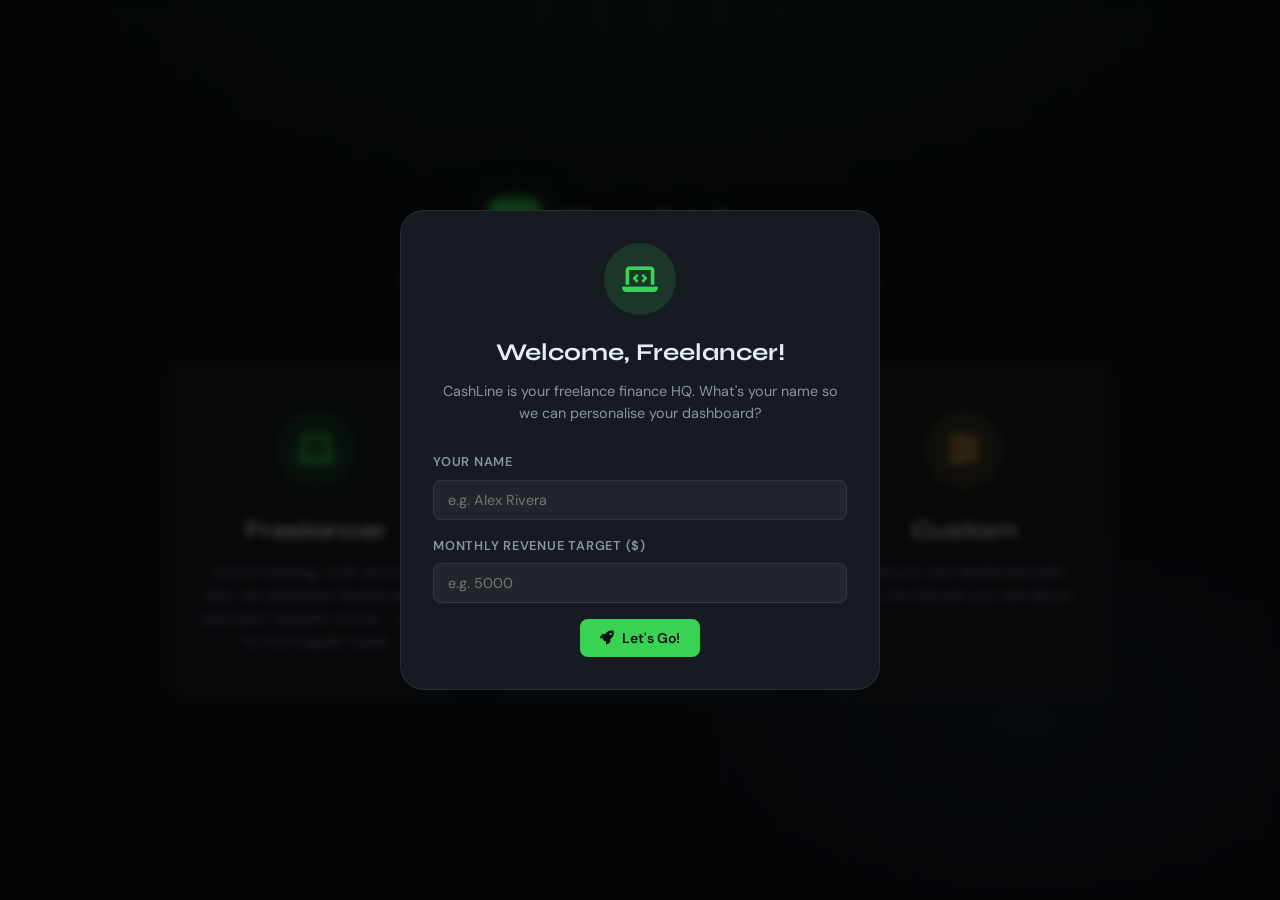
<file: cashline_freelancer_dash.html>
<!DOCTYPE html>
<html lang="en">
<head>
    <meta charset="UTF-8">
    <meta name="viewport" content="width=device-width, initial-scale=1.0">
    <title>CashLine — Freelancer Finance Hub</title>
    <link href="https://fonts.googleapis.com/css2?family=DM+Sans:ital,wght@0,300;0,400;0,500;0,600;0,700;1,400&family=Syne:wght@400;500;600;700;800&display=swap" rel="stylesheet">
    <link rel="stylesheet" href="https://cdnjs.cloudflare.com/ajax/libs/font-awesome/6.4.0/css/all.min.css">
    <style>
        *, *::before, *::after { margin: 0; padding: 0; box-sizing: border-box; }

        :root {
            --ink: #0d1117;
            --ink-soft: #1c2333;
            --ink-muted: #30363d;
            --surface: #161b22;
            --surface-raised: #21262d;
            --surface-overlay: #2d333b;
            --border: rgba(255,255,255,0.08);
            --border-active: rgba(255,255,255,0.18);
            --text: #e6edf3;
            --text-muted: #8b949e;
            --text-dim: #484f58;
            --accent: #39d353;
            --accent-glow: rgba(57,211,83,0.15);
            --accent-dark: #238636;
            --amber: #e3b341;
            --amber-glow: rgba(227,179,65,0.15);
            --coral: #f85149;
            --coral-glow: rgba(248,81,73,0.15);
            --sky: #58a6ff;
            --sky-glow: rgba(88,166,255,0.15);
            --violet: #bc8cff;
            --shadow-sm: 0 2px 8px rgba(0,0,0,0.4);
            --shadow: 0 8px 32px rgba(0,0,0,0.5);
            --shadow-lg: 0 20px 60px rgba(0,0,0,0.6);
            --r-sm: 8px;
            --r: 12px;
            --r-lg: 18px;
            --r-xl: 24px;
        }

        body {
            font-family: 'DM Sans', sans-serif;
            background: var(--ink);
            color: var(--text);
            min-height: 100vh;
            line-height: 1.5;
        }

        /* ============================
           LANDING PAGE
           ============================ */
        .landing {
            min-height: 100vh;
            display: flex;
            flex-direction: column;
            align-items: center;
            justify-content: center;
            padding: 60px 24px;
            background:
                radial-gradient(ellipse 70% 50% at 50% -10%, rgba(57,211,83,0.12) 0%, transparent 70%),
                radial-gradient(ellipse 50% 40% at 80% 80%, rgba(88,166,255,0.08) 0%, transparent 60%),
                var(--ink);
            position: relative;
            overflow: hidden;
        }

        .landing::before {
            content: '';
            position: absolute;
            inset: 0;
            background-image: 
                linear-gradient(rgba(255,255,255,0.02) 1px, transparent 1px),
                linear-gradient(90deg, rgba(255,255,255,0.02) 1px, transparent 1px);
            background-size: 60px 60px;
            pointer-events: none;
        }

        .landing-logo {
            display: flex;
            align-items: center;
            gap: 14px;
            margin-bottom: 20px;
        }

        .landing-logo-mark {
            width: 52px;
            height: 52px;
            background: linear-gradient(135deg, var(--accent), #26a641);
            border-radius: var(--r);
            display: flex;
            align-items: center;
            justify-content: center;
            font-size: 1.4rem;
            box-shadow: 0 0 40px rgba(57,211,83,0.3);
        }

        .landing-logo h1 {
            font-family: 'Syne', sans-serif;
            font-size: 2rem;
            font-weight: 800;
            letter-spacing: -0.02em;
            color: var(--text);
        }

        .landing-logo h1 span { color: var(--accent); }

        .landing-tagline {
            font-size: 1.05rem;
            color: var(--text-muted);
            margin-bottom: 64px;
            text-align: center;
        }

        .landing-cards {
            display: flex;
            gap: 24px;
            flex-wrap: wrap;
            justify-content: center;
            max-width: 1100px;
            width: 100%;
        }

        .landing-card {
            background: var(--surface);
            border: 1px solid var(--border);
            border-radius: var(--r-xl);
            padding: 48px 36px;
            width: 300px;
            cursor: pointer;
            transition: all 0.35s cubic-bezier(0.34, 1.56, 0.64, 1);
            position: relative;
            overflow: hidden;
            text-align: center;
        }

        .landing-card::before {
            content: '';
            position: absolute;
            top: 0; left: 0; right: 0;
            height: 3px;
            opacity: 0;
            transition: opacity 0.3s ease;
        }

        .landing-card.freelancer::before { background: linear-gradient(90deg, var(--accent), var(--sky)); }
        .landing-card.student::before { background: linear-gradient(90deg, var(--violet), #e879f9); }
        .landing-card.custom::before { background: linear-gradient(90deg, var(--amber), var(--coral)); }

        .landing-card:hover::before { opacity: 1; }

        .landing-card:hover {
            transform: translateY(-12px);
            border-color: var(--border-active);
            box-shadow: var(--shadow-lg);
        }

        .card-icon-wrap {
            width: 80px;
            height: 80px;
            border-radius: 50%;
            margin: 0 auto 24px;
            display: flex;
            align-items: center;
            justify-content: center;
            font-size: 2rem;
            transition: transform 0.35s ease;
        }

        .landing-card:hover .card-icon-wrap { transform: scale(1.1) rotate(5deg); }

        .landing-card.freelancer .card-icon-wrap { background: var(--accent-glow); color: var(--accent); }
        .landing-card.student .card-icon-wrap { background: rgba(188,140,255,0.12); color: var(--violet); }
        .landing-card.custom .card-icon-wrap { background: var(--amber-glow); color: var(--amber); }

        .landing-card h2 {
            font-family: 'Syne', sans-serif;
            font-size: 1.5rem;
            font-weight: 700;
            margin-bottom: 12px;
            color: var(--text);
        }

        .landing-card p {
            font-size: 0.9rem;
            color: var(--text-muted);
            line-height: 1.6;
        }

        /* ============================
           DASHBOARD LAYOUT
           ============================ */
        .dashboard {
            display: none;
            min-height: 100vh;
        }

        .dashboard.active { display: flex; }

        /* SIDEBAR */
        .sidebar {
            width: 260px;
            background: var(--surface);
            border-right: 1px solid var(--border);
            padding: 24px 16px;
            position: fixed;
            height: 100vh;
            overflow-y: auto;
            z-index: 100;
            display: flex;
            flex-direction: column;
        }

        .sidebar-brand {
            display: flex;
            align-items: center;
            gap: 12px;
            padding: 8px 12px 24px;
            border-bottom: 1px solid var(--border);
            margin-bottom: 24px;
        }

        .brand-mark {
            width: 38px;
            height: 38px;
            background: linear-gradient(135deg, var(--accent), #26a641);
            border-radius: var(--r-sm);
            display: flex;
            align-items: center;
            justify-content: center;
            font-size: 1rem;
            flex-shrink: 0;
        }

        .brand-name {
            font-family: 'Syne', sans-serif;
            font-size: 1.1rem;
            font-weight: 700;
            color: var(--text);
        }

        .brand-name span { color: var(--accent); }

        .nav-section-label {
            font-size: 0.68rem;
            font-weight: 600;
            text-transform: uppercase;
            letter-spacing: 0.1em;
            color: var(--text-dim);
            padding: 0 12px;
            margin: 20px 0 8px;
        }

        .nav-menu { list-style: none; }

        .nav-item { margin-bottom: 2px; }

        .nav-link {
            display: flex;
            align-items: center;
            gap: 12px;
            padding: 10px 14px;
            border-radius: var(--r-sm);
            color: var(--text-muted);
            text-decoration: none;
            font-size: 0.9rem;
            font-weight: 500;
            transition: all 0.2s ease;
        }

        .nav-link i { width: 18px; font-size: 0.95rem; }

        .nav-link:hover {
            background: var(--surface-raised);
            color: var(--text);
        }

        .nav-link.active {
            background: var(--accent-glow);
            color: var(--accent);
            border: 1px solid rgba(57,211,83,0.2);
        }

        .sidebar-footer {
            margin-top: auto;
            padding-top: 16px;
            border-top: 1px solid var(--border);
        }

        .user-chip {
            display: flex;
            align-items: center;
            gap: 12px;
            padding: 12px;
            background: var(--surface-raised);
            border-radius: var(--r);
        }

        .user-avatar {
            width: 38px;
            height: 38px;
            background: linear-gradient(135deg, var(--accent), var(--sky));
            border-radius: var(--r-sm);
            display: flex;
            align-items: center;
            justify-content: center;
            color: var(--ink);
            font-weight: 700;
            font-size: 1rem;
            flex-shrink: 0;
        }

        .user-meta h4 {
            font-size: 0.88rem;
            font-weight: 600;
            color: var(--text);
        }

        .user-meta span {
            font-size: 0.75rem;
            color: var(--accent);
        }

        /* MAIN CONTENT */
        .main-content {
            margin-left: 260px;
            flex: 1;
            padding: 32px;
            background: var(--ink);
            min-height: 100vh;
        }

        .page-header {
            display: flex;
            justify-content: space-between;
            align-items: flex-start;
            margin-bottom: 32px;
            flex-wrap: wrap;
            gap: 16px;
        }

        .page-title h1 {
            font-family: 'Syne', sans-serif;
            font-size: 1.75rem;
            font-weight: 700;
            color: var(--text);
            letter-spacing: -0.02em;
        }

        .page-title p {
            color: var(--text-muted);
            font-size: 0.9rem;
            margin-top: 4px;
        }

        .header-actions { display: flex; gap: 12px; }

        .mobile-menu-btn {
            display: none;
            width: 40px;
            height: 40px;
            border-radius: var(--r-sm);
            border: 1px solid var(--border);
            background: var(--surface);
            color: var(--text);
            font-size: 1rem;
            cursor: pointer;
            align-items: center;
            justify-content: center;
        }

        /* BUTTONS */
        .btn {
            padding: 10px 20px;
            border-radius: var(--r-sm);
            border: none;
            font-family: 'DM Sans', sans-serif;
            font-weight: 600;
            font-size: 0.875rem;
            cursor: pointer;
            transition: all 0.2s ease;
            display: inline-flex;
            align-items: center;
            gap: 8px;
        }

        .btn-primary {
            background: var(--accent);
            color: var(--ink);
        }

        .btn-primary:hover {
            background: #4ce363;
            transform: translateY(-1px);
            box-shadow: 0 4px 20px rgba(57,211,83,0.3);
        }

        .btn-secondary {
            background: var(--surface-raised);
            color: var(--text);
            border: 1px solid var(--border);
        }

        .btn-secondary:hover {
            border-color: var(--border-active);
            background: var(--surface-overlay);
        }

        .btn-danger {
            background: var(--coral);
            color: white;
        }

        .btn-danger:hover {
            background: #ff6b63;
            transform: translateY(-1px);
        }

        .btn-sm {
            padding: 7px 14px;
            font-size: 0.8rem;
        }

        /* PAGE SECTIONS */
        .page-section { display: none; }
        .page-section.active { display: block; }

        /* STAT CARDS */
        .cards-grid {
            display: grid;
            grid-template-columns: repeat(auto-fit, minmax(220px, 1fr));
            gap: 16px;
            margin-bottom: 24px;
        }

        .stat-card {
            background: var(--surface);
            border: 1px solid var(--border);
            border-radius: var(--r-lg);
            padding: 24px;
            position: relative;
            overflow: hidden;
            transition: border-color 0.2s;
        }

        .stat-card:hover { border-color: var(--border-active); }

        .stat-card-glow {
            position: absolute;
            top: -20px; right: -20px;
            width: 80px; height: 80px;
            border-radius: 50%;
            opacity: 0.3;
            filter: blur(20px);
        }

        .stat-card.balance .stat-card-glow { background: var(--sky); }
        .stat-card.income .stat-card-glow { background: var(--accent); }
        .stat-card.expense .stat-card-glow { background: var(--coral); }
        .stat-card.savings .stat-card-glow { background: var(--amber); }

        .stat-icon {
            width: 42px;
            height: 42px;
            border-radius: var(--r-sm);
            display: flex;
            align-items: center;
            justify-content: center;
            font-size: 1rem;
            margin-bottom: 16px;
        }

        .stat-card.balance .stat-icon { background: var(--sky-glow); color: var(--sky); }
        .stat-card.income .stat-icon { background: var(--accent-glow); color: var(--accent); }
        .stat-card.expense .stat-icon { background: var(--coral-glow); color: var(--coral); }
        .stat-card.savings .stat-icon { background: var(--amber-glow); color: var(--amber); }

        .stat-label {
            font-size: 0.78rem;
            color: var(--text-muted);
            font-weight: 500;
            text-transform: uppercase;
            letter-spacing: 0.06em;
            margin-bottom: 6px;
        }

        .stat-value {
            font-family: 'Syne', sans-serif;
            font-size: 1.9rem;
            font-weight: 700;
            color: var(--text);
            line-height: 1;
        }

        .stat-trend {
            display: flex;
            align-items: center;
            gap: 5px;
            margin-top: 10px;
            font-size: 0.8rem;
            font-weight: 500;
            color: var(--text-muted);
        }

        .stat-trend.up { color: var(--accent); }
        .stat-trend.down { color: var(--coral); }

        /* PANELS */
        .panel {
            background: var(--surface);
            border: 1px solid var(--border);
            border-radius: var(--r-lg);
            padding: 24px;
            margin-bottom: 20px;
        }

        .panel-header {
            display: flex;
            justify-content: space-between;
            align-items: center;
            margin-bottom: 24px;
        }

        .panel-title {
            font-family: 'Syne', sans-serif;
            font-size: 1.05rem;
            font-weight: 700;
            color: var(--text);
            display: flex;
            align-items: center;
            gap: 10px;
        }

        .panel-title i { color: var(--accent); font-size: 0.95rem; }

        /* TWO COLUMNS */
        .two-col {
            display: grid;
            grid-template-columns: 1fr 1fr;
            gap: 20px;
        }

        /* THREE COLUMNS */
        .three-col {
            display: grid;
            grid-template-columns: 1fr 1fr 1fr;
            gap: 20px;
        }

        @media (max-width: 1200px) {
            .three-col { grid-template-columns: 1fr 1fr; }
        }

        @media (max-width: 1050px) {
            .two-col { grid-template-columns: 1fr; }
        }

        @media (max-width: 800px) {
            .sidebar { transform: translateX(-100%); transition: transform 0.3s ease; }
            .sidebar.open { transform: translateX(0); }
            .main-content { margin-left: 0; padding: 20px; }
            .mobile-menu-btn { display: flex !important; }
            .three-col { grid-template-columns: 1fr; }
        }

        /* TRANSACTIONS */
        .transaction-item {
            display: flex;
            align-items: center;
            gap: 14px;
            padding: 14px;
            border-radius: var(--r);
            margin-bottom: 8px;
            background: var(--surface-raised);
            border: 1px solid transparent;
            transition: all 0.2s ease;
        }

        .transaction-item:hover {
            border-color: var(--border);
            transform: translateX(3px);
        }

        .transaction-icon {
            width: 42px;
            height: 42px;
            border-radius: var(--r-sm);
            display: flex;
            align-items: center;
            justify-content: center;
            font-size: 1rem;
            flex-shrink: 0;
        }

        .transaction-item.income .transaction-icon { background: var(--accent-glow); color: var(--accent); }
        .transaction-item.expense .transaction-icon { background: var(--coral-glow); color: var(--coral); }

        .transaction-meta { flex: 1; min-width: 0; }

        .transaction-meta h4 {
            font-size: 0.88rem;
            font-weight: 600;
            color: var(--text);
            white-space: nowrap;
            overflow: hidden;
            text-overflow: ellipsis;
        }

        .transaction-meta span { font-size: 0.78rem; color: var(--text-muted); }

        .transaction-amount {
            font-family: 'Syne', sans-serif;
            font-size: 1rem;
            font-weight: 700;
            flex-shrink: 0;
        }

        .transaction-item.income .transaction-amount { color: var(--accent); }
        .transaction-item.expense .transaction-amount { color: var(--coral); }

        .delete-btn {
            width: 30px;
            height: 30px;
            border-radius: var(--r-sm);
            border: none;
            background: transparent;
            color: var(--text-dim);
            cursor: pointer;
            transition: all 0.2s ease;
            display: flex;
            align-items: center;
            justify-content: center;
        }

        .delete-btn:hover { background: var(--coral-glow); color: var(--coral); }

        /* FORM STYLES */
        .form-group {
            margin-bottom: 16px;
        }

        .form-group label {
            display: block;
            font-size: 0.8rem;
            font-weight: 600;
            color: var(--text-muted);
            text-transform: uppercase;
            letter-spacing: 0.06em;
            margin-bottom: 8px;
        }

        .form-group input,
        .form-group select,
        .form-group textarea {
            width: 100%;
            padding: 10px 14px;
            background: var(--surface-raised);
            border: 1px solid var(--border);
            border-radius: var(--r-sm);
            color: var(--text);
            font-family: 'DM Sans', sans-serif;
            font-size: 0.9rem;
            transition: all 0.2s ease;
        }

        .form-group input:focus,
        .form-group select:focus,
        .form-group textarea:focus {
            outline: none;
            border-color: var(--accent);
            box-shadow: 0 0 0 3px rgba(57,211,83,0.1);
        }

        .form-group select option { background: var(--surface-raised); }

        .transaction-form-grid {
            display: grid;
            grid-template-columns: 1fr 1fr;
            gap: 12px;
        }

        .form-full { grid-column: 1 / -1; }

        /* EMPTY STATE */
        .empty-state {
            text-align: center;
            padding: 40px 20px;
            color: var(--text-muted);
        }

        .empty-state i {
            font-size: 2.5rem;
            margin-bottom: 12px;
            opacity: 0.2;
            display: block;
        }

        .empty-state p { font-size: 0.9rem; }

        /* INVOICE CALENDAR */
        .cal-nav {
            display: flex;
            justify-content: space-between;
            align-items: center;
            margin-bottom: 20px;
        }

        .cal-nav h3 {
            font-family: 'Syne', sans-serif;
            font-weight: 700;
            font-size: 1rem;
        }

        .cal-nav-btns { display: flex; gap: 8px; }

        .cal-btn {
            width: 32px;
            height: 32px;
            border-radius: var(--r-sm);
            border: 1px solid var(--border);
            background: var(--surface-raised);
            color: var(--text-muted);
            cursor: pointer;
            transition: all 0.2s ease;
            display: flex;
            align-items: center;
            justify-content: center;
        }

        .cal-btn:hover { border-color: var(--accent); color: var(--accent); }

        .cal-grid {
            display: grid;
            grid-template-columns: repeat(7, 1fr);
            gap: 4px;
        }

        .cal-day-name {
            text-align: center;
            font-size: 0.7rem;
            font-weight: 600;
            color: var(--text-dim);
            padding: 8px 0;
            text-transform: uppercase;
        }

        .cal-day {
            aspect-ratio: 1;
            display: flex;
            align-items: center;
            justify-content: center;
            border-radius: var(--r-sm);
            font-size: 0.82rem;
            font-weight: 500;
            cursor: pointer;
            transition: all 0.2s ease;
            position: relative;
            color: var(--text-muted);
        }

        .cal-day:hover { background: var(--surface-overlay); color: var(--text); }
        .cal-day.today { background: var(--accent); color: var(--ink); font-weight: 700; }
        .cal-day.other-month { color: var(--text-dim); }

        .cal-day.has-invoice::after {
            content: '';
            position: absolute;
            bottom: 3px;
            width: 5px; height: 5px;
            border-radius: 50%;
            background: var(--amber);
        }

        .cal-day.overdue::after { background: var(--coral); }
        .cal-day.paid-invoice::after { background: var(--accent); }

        .cal-legend {
            display: flex;
            gap: 20px;
            margin-top: 14px;
            justify-content: center;
        }

        .legend-item {
            display: flex;
            align-items: center;
            gap: 6px;
            font-size: 0.75rem;
            color: var(--text-muted);
        }

        .legend-dot {
            width: 8px; height: 8px;
            border-radius: 50%;
        }

        /* INVOICES LIST */
        .invoice-item {
            display: flex;
            align-items: center;
            gap: 14px;
            padding: 14px 16px;
            border-radius: var(--r);
            margin-bottom: 8px;
            background: var(--surface-raised);
            border-left: 3px solid transparent;
            transition: all 0.2s ease;
        }

        .invoice-item:hover { background: var(--surface-overlay); }
        .invoice-item.pending { border-left-color: var(--amber); }
        .invoice-item.overdue { border-left-color: var(--coral); }
        .invoice-item.paid { border-left-color: var(--accent); }

        .invoice-meta { flex: 1; }
        .invoice-meta h4 { font-size: 0.88rem; font-weight: 600; color: var(--text); margin-bottom: 3px; }
        .invoice-meta span { font-size: 0.76rem; color: var(--text-muted); }

        .invoice-amount {
            font-family: 'Syne', sans-serif;
            font-weight: 700;
            font-size: 1rem;
            color: var(--text);
        }

        .invoice-badge {
            padding: 4px 10px;
            border-radius: 20px;
            font-size: 0.72rem;
            font-weight: 600;
        }

        .badge-pending { background: var(--amber-glow); color: var(--amber); }
        .badge-overdue { background: var(--coral-glow); color: var(--coral); }
        .badge-paid { background: var(--accent-glow); color: var(--accent); }

        /* MULTI-ACCOUNT */
        .account-card {
            background: var(--surface-raised);
            border: 1px solid var(--border);
            border-radius: var(--r);
            padding: 18px;
            margin-bottom: 10px;
            transition: all 0.2s;
        }

        .account-card:hover { border-color: var(--border-active); }

        .account-header {
            display: flex;
            justify-content: space-between;
            align-items: flex-start;
            margin-bottom: 12px;
        }

        .account-info h4 { font-size: 0.9rem; font-weight: 600; color: var(--text); margin-bottom: 3px; }
        .account-info span { font-size: 0.75rem; color: var(--text-muted); }

        .account-balance {
            font-family: 'Syne', sans-serif;
            font-size: 1.4rem;
            font-weight: 700;
        }

        .account-bar {
            height: 4px;
            background: var(--surface-overlay);
            border-radius: 2px;
            overflow: hidden;
        }

        .account-bar-fill {
            height: 100%;
            border-radius: 2px;
            transition: width 0.8s ease;
        }

        .total-consolidated {
            background: linear-gradient(135deg, rgba(57,211,83,0.08) 0%, rgba(88,166,255,0.08) 100%);
            border: 1px solid rgba(57,211,83,0.2);
            border-radius: var(--r);
            padding: 20px;
            text-align: center;
            margin-bottom: 20px;
        }

        .total-consolidated .label {
            font-size: 0.78rem;
            color: var(--text-muted);
            text-transform: uppercase;
            letter-spacing: 0.06em;
            margin-bottom: 6px;
        }

        .total-consolidated .value {
            font-family: 'Syne', sans-serif;
            font-size: 2.4rem;
            font-weight: 800;
            color: var(--accent);
        }

        /* LIQUIDITY BRIDGE CALCULATOR */
        .bridge-result {
            background: var(--surface-raised);
            border: 1px solid var(--border);
            border-radius: var(--r);
            padding: 24px;
            margin-top: 16px;
            text-align: center;
        }

        .bridge-days {
            font-family: 'Syne', sans-serif;
            font-size: 3.5rem;
            font-weight: 800;
            line-height: 1;
            margin-bottom: 6px;
        }

        .bridge-days.safe { color: var(--accent); }
        .bridge-days.warning { color: var(--amber); }
        .bridge-days.danger { color: var(--coral); }

        .bridge-label { color: var(--text-muted); font-size: 0.9rem; margin-bottom: 20px; }

        .bridge-breakdown {
            display: grid;
            grid-template-columns: 1fr 1fr 1fr;
            gap: 12px;
            margin-top: 16px;
        }

        .breakdown-item {
            background: var(--surface);
            border-radius: var(--r-sm);
            padding: 12px;
        }

        .breakdown-item .b-label { font-size: 0.72rem; color: var(--text-muted); margin-bottom: 4px; }
        .breakdown-item .b-val { font-family: 'Syne', sans-serif; font-weight: 700; font-size: 1rem; color: var(--text); }

        .bridge-tip {
            margin-top: 16px;
            padding: 12px 16px;
            border-radius: var(--r-sm);
            font-size: 0.85rem;
            line-height: 1.5;
        }

        .bridge-tip.tip-safe { background: var(--accent-glow); color: var(--accent); border: 1px solid rgba(57,211,83,0.2); }
        .bridge-tip.tip-warn { background: var(--amber-glow); color: var(--amber); border: 1px solid rgba(227,179,65,0.2); }
        .bridge-tip.tip-danger { background: var(--coral-glow); color: var(--coral); border: 1px solid rgba(248,81,73,0.2); }

        /* TAX WITHHOLDING ESTIMATOR */
        .tax-result {
            display: grid;
            grid-template-columns: 1fr 1fr;
            gap: 12px;
            margin-top: 16px;
        }

        .tax-block {
            background: var(--surface-raised);
            border-radius: var(--r);
            padding: 18px;
            text-align: center;
        }

        .tax-block .t-label {
            font-size: 0.72rem;
            color: var(--text-muted);
            text-transform: uppercase;
            letter-spacing: 0.06em;
            margin-bottom: 6px;
        }

        .tax-block .t-val {
            font-family: 'Syne', sans-serif;
            font-size: 1.6rem;
            font-weight: 800;
        }

        .tax-block.withheld .t-val { color: var(--amber); }
        .tax-block.net .t-val { color: var(--accent); }
        .tax-block.qtr .t-val { color: var(--sky); }
        .tax-block.rate .t-val { color: var(--violet); }

        .tax-breakdown-row {
            display: flex;
            justify-content: space-between;
            align-items: center;
            padding: 10px 0;
            border-bottom: 1px solid var(--border);
            font-size: 0.85rem;
        }

        .tax-breakdown-row:last-child { border-bottom: none; }
        .tax-breakdown-row .row-label { color: var(--text-muted); }
        .tax-breakdown-row .row-val { font-weight: 600; color: var(--text); }

        /* CLIENT RELIABILITY SCORE */
        .client-card {
            background: var(--surface-raised);
            border: 1px solid var(--border);
            border-radius: var(--r);
            padding: 16px;
            margin-bottom: 10px;
            transition: all 0.2s;
        }

        .client-card:hover { border-color: var(--border-active); }

        .client-header {
            display: flex;
            justify-content: space-between;
            align-items: flex-start;
            margin-bottom: 12px;
        }

        .client-info h4 { font-size: 0.9rem; font-weight: 600; color: var(--text); margin-bottom: 3px; }
        .client-info span { font-size: 0.76rem; color: var(--text-muted); }

        .score-badge {
            font-family: 'Syne', sans-serif;
            font-size: 1.3rem;
            font-weight: 800;
            padding: 4px 12px;
            border-radius: var(--r-sm);
        }

        .score-excellent { background: var(--accent-glow); color: var(--accent); }
        .score-good { background: var(--sky-glow); color: var(--sky); }
        .score-average { background: var(--amber-glow); color: var(--amber); }
        .score-poor { background: var(--coral-glow); color: var(--coral); }

        .client-bar {
            height: 6px;
            background: var(--surface-overlay);
            border-radius: 3px;
            overflow: hidden;
            margin-bottom: 10px;
        }

        .client-bar-fill {
            height: 100%;
            border-radius: 3px;
            transition: width 0.8s ease;
        }

        .client-stats {
            display: flex;
            gap: 16px;
            flex-wrap: wrap;
        }

        .client-stat { font-size: 0.76rem; color: var(--text-muted); }
        .client-stat strong { color: var(--text); }

        .score-summary {
            background: linear-gradient(135deg, var(--surface-raised), var(--surface-overlay));
            border: 1px solid var(--border);
            border-radius: var(--r);
            padding: 20px;
            margin-bottom: 20px;
        }

        .score-summary h3 {
            font-family: 'Syne', sans-serif;
            font-size: 0.85rem;
            text-transform: uppercase;
            letter-spacing: 0.08em;
            color: var(--text-muted);
            margin-bottom: 16px;
        }

        .score-grid {
            display: grid;
            grid-template-columns: repeat(3, 1fr);
            gap: 12px;
        }

        .score-metric { text-align: center; }
        .score-metric .m-val {
            font-family: 'Syne', sans-serif;
            font-size: 1.5rem;
            font-weight: 700;
            display: block;
        }

        .score-metric .m-label { font-size: 0.72rem; color: var(--text-muted); }

        /* ALERTS */
        .alerts-container {
            position: fixed;
            top: 20px;
            right: 20px;
            z-index: 2000;
            max-width: 380px;
            display: flex;
            flex-direction: column;
            gap: 10px;
        }

        .alert {
            background: var(--surface);
            border: 1px solid var(--border);
            border-radius: var(--r);
            padding: 16px 20px;
            display: flex;
            align-items: flex-start;
            gap: 14px;
            box-shadow: var(--shadow);
            animation: slideAlert 0.4s ease;
            border-left: 3px solid;
        }

        @keyframes slideAlert {
            from { transform: translateX(100%); opacity: 0; }
            to { transform: translateX(0); opacity: 1; }
        }

        .alert.success { border-left-color: var(--accent); }
        .alert.warning { border-left-color: var(--amber); }
        .alert.danger { border-left-color: var(--coral); }
        .alert.info { border-left-color: var(--sky); }

        .alert-icon-wrap {
            width: 36px; height: 36px;
            border-radius: var(--r-sm);
            display: flex;
            align-items: center;
            justify-content: center;
            font-size: 0.9rem;
            flex-shrink: 0;
        }

        .alert.success .alert-icon-wrap { background: var(--accent-glow); color: var(--accent); }
        .alert.warning .alert-icon-wrap { background: var(--amber-glow); color: var(--amber); }
        .alert.danger .alert-icon-wrap { background: var(--coral-glow); color: var(--coral); }
        .alert.info .alert-icon-wrap { background: var(--sky-glow); color: var(--sky); }

        .alert-body { flex: 1; }
        .alert-body h4 { font-size: 0.85rem; font-weight: 600; color: var(--text); margin-bottom: 3px; }
        .alert-body p { font-size: 0.8rem; color: var(--text-muted); }

        .alert-close-btn {
            background: none;
            border: none;
            color: var(--text-dim);
            cursor: pointer;
            font-size: 0.85rem;
            padding: 2px;
        }

        .alert-close-btn:hover { color: var(--text-muted); }

        /* MODALS */
        .modal-overlay {
            position: fixed;
            inset: 0;
            background: rgba(0,0,0,0.7);
            backdrop-filter: blur(4px);
            display: none;
            align-items: center;
            justify-content: center;
            z-index: 1500;
        }

        .modal-overlay.active { display: flex; }

        .modal {
            background: var(--surface);
            border: 1px solid var(--border);
            border-radius: var(--r-xl);
            padding: 32px;
            max-width: 480px;
            width: 90%;
            max-height: 90vh;
            overflow-y: auto;
            animation: modalPop 0.3s ease;
        }

        @keyframes modalPop {
            from { transform: scale(0.92); opacity: 0; }
            to { transform: scale(1); opacity: 1; }
        }

        .modal-header {
            display: flex;
            justify-content: space-between;
            align-items: center;
            margin-bottom: 24px;
        }

        .modal-header h2 {
            font-family: 'Syne', sans-serif;
            font-size: 1.3rem;
            font-weight: 700;
            color: var(--text);
        }

        .modal-close {
            width: 36px; height: 36px;
            border-radius: var(--r-sm);
            border: 1px solid var(--border);
            background: var(--surface-raised);
            color: var(--text-muted);
            cursor: pointer;
            font-size: 0.9rem;
            transition: all 0.2s;
        }

        .modal-close:hover { background: var(--coral-glow); color: var(--coral); border-color: var(--coral); }

        /* ONBOARD */
        .onboard-modal {
            text-align: center;
        }

        .onboard-icon {
            width: 72px; height: 72px;
            border-radius: 50%;
            background: var(--accent-glow);
            display: flex;
            align-items: center;
            justify-content: center;
            font-size: 1.8rem;
            margin: 0 auto 20px;
            color: var(--accent);
        }

        .onboard-modal h2 {
            font-family: 'Syne', sans-serif;
            font-size: 1.5rem;
            font-weight: 700;
            margin-bottom: 10px;
        }

        .onboard-modal p { color: var(--text-muted); margin-bottom: 28px; font-size: 0.9rem; }

        .onboard-btns { display: flex; gap: 12px; justify-content: center; }

        /* SCROLLBAR */
        ::-webkit-scrollbar { width: 6px; }
        ::-webkit-scrollbar-track { background: transparent; }
        ::-webkit-scrollbar-thumb { background: var(--surface-overlay); border-radius: 3px; }

        /* PULSE DOT */
        .pulse-dot {
            width: 8px; height: 8px;
            border-radius: 50%;
            background: var(--accent);
            display: inline-block;
            animation: pulse 2s infinite;
        }

        @keyframes pulse {
            0%, 100% { opacity: 1; transform: scale(1); }
            50% { opacity: 0.5; transform: scale(0.8); }
        }

        /* Tooltip hint */
        .hint {
            font-size: 0.78rem;
            color: var(--text-muted);
            margin-top: 8px;
            padding: 8px 12px;
            background: var(--surface-overlay);
            border-radius: var(--r-sm);
        }

        /* Progress ring */
        .ring-wrap {
            display: flex;
            flex-direction: column;
            align-items: center;
            padding: 20px;
        }

        .ring-svg { transform: rotate(-90deg); }

        .ring-label {
            text-align: center;
            margin-top: 12px;
        }

        .ring-label .r-val {
            font-family: 'Syne', sans-serif;
            font-size: 2rem;
            font-weight: 800;
            color: var(--accent);
        }

        .ring-label .r-sub { font-size: 0.82rem; color: var(--text-muted); }

        /* TAGS ROW */
        .tags-row { display: flex; gap: 8px; flex-wrap: wrap; margin-top: 10px; }

        .tag {
            padding: 4px 10px;
            border-radius: 20px;
            font-size: 0.75rem;
            font-weight: 600;
            border: 1px solid;
        }

        .tag-green { background: var(--accent-glow); color: var(--accent); border-color: rgba(57,211,83,0.3); }
        .tag-amber { background: var(--amber-glow); color: var(--amber); border-color: rgba(227,179,65,0.3); }
        .tag-coral { background: var(--coral-glow); color: var(--coral); border-color: rgba(248,81,73,0.3); }
        .tag-sky { background: var(--sky-glow); color: var(--sky); border-color: rgba(88,166,255,0.3); }

        /* ACTIVE INVOICE TABLE */
        .inv-table-scroll { max-height: 360px; overflow-y: auto; }
    </style>
</head>
<body>

<!-- ============================================================
     LANDING PAGE
     ============================================================ -->
<div class="landing" id="landingPage">
    <div class="landing-logo">
        <div class="landing-logo-mark">💸</div>
        <h1>Cash<span>Line</span></h1>
    </div>
    <p class="landing-tagline">Smart finance management tailored to how you work and live.</p>

    <div class="landing-cards">
        <div class="landing-card freelancer" onclick="selectType('freelancer')">
            <div class="card-icon-wrap"><i class="fas fa-laptop-code"></i></div>
            <h2>Freelancer</h2>
            <p>Invoice tracking, multi-account view, tax estimates, liquidity gaps, and client reliability scores — built for the irregular hustle.</p>
        </div>

        <div class="landing-card student" onclick="selectType('student')">
            <div class="card-icon-wrap"><i class="fas fa-graduation-cap"></i></div>
            <h2>Student</h2>
            <p>Budget on a student income, track bills and exam dates, and get gentle reminders during exam season.</p>
        </div>

        <div class="landing-card custom" onclick="selectType('custom')">
            <div class="card-icon-wrap"><i class="fas fa-sliders-h"></i></div>
            <h2>Custom</h2>
            <p>Roll your own dashboard with only the features you care about.</p>
        </div>
    </div>
</div>

<!-- ============================================================
     FREELANCER DASHBOARD
     ============================================================ -->
<div class="dashboard" id="dashboard">

    <!-- SIDEBAR -->
    <nav class="sidebar" id="sidebar">
        <div class="sidebar-brand">
            <div class="brand-mark">💸</div>
            <div class="brand-name">Cash<span>Line</span></div>
        </div>

        <ul class="nav-menu">
            <li class="nav-item">
                <a href="#" class="nav-link active" data-page="overview">
                    <i class="fas fa-th-large"></i> Overview
                </a>
            </li>
            <li class="nav-item">
                <a href="#" class="nav-link" data-page="transactions">
                    <i class="fas fa-exchange-alt"></i> Transactions
                </a>
            </li>
        </ul>

        <div class="nav-section-label">Freelancer Tools</div>
        <ul class="nav-menu">
            <li class="nav-item">
                <a href="#" class="nav-link" data-page="invoices">
                    <i class="fas fa-file-invoice-dollar"></i> Invoice Calendar
                </a>
            </li>
            <li class="nav-item">
                <a href="#" class="nav-link" data-page="accounts">
                    <i class="fas fa-layer-group"></i> Multi-Account View
                </a>
            </li>
            <li class="nav-item">
                <a href="#" class="nav-link" data-page="liquidity">
                    <i class="fas fa-tint"></i> Liquidity Bridge
                </a>
            </li>
            <li class="nav-item">
                <a href="#" class="nav-link" data-page="tax">
                    <i class="fas fa-percentage"></i> Tax Estimator
                </a>
            </li>
            <li class="nav-item">
                <a href="#" class="nav-link" data-page="clients">
                    <i class="fas fa-star"></i> Client Scores
                </a>
            </li>
        </ul>

        <div class="sidebar-footer">
            <div class="user-chip">
                <div class="user-avatar" id="userAvatar">F</div>
                <div class="user-meta">
                    <h4 id="userName">Freelancer</h4>
                    <span><span class="pulse-dot"></span> Freelancer</span>
                </div>
            </div>
        </div>
    </nav>

    <!-- MAIN CONTENT -->
    <main class="main-content">
        <div class="page-header">
            <div class="page-title">
                <button class="mobile-menu-btn" id="mobileMenuBtn" onclick="toggleSidebar()">
                    <i class="fas fa-bars"></i>
                </button>
                <h1 id="pageTitle">Dashboard Overview</h1>
                <p id="pageSubtitle">Welcome back! Here's your freelance financial summary.</p>
            </div>
            <div class="header-actions">
                <button class="btn btn-secondary" onclick="openModal('settingsModal')">
                    <i class="fas fa-cog"></i> Settings
                </button>
                <button class="btn btn-primary" onclick="openModal('quickAddModal')">
                    <i class="fas fa-plus"></i> Add Transaction
                </button>
            </div>
        </div>

        <!-- ========================
             OVERVIEW PAGE
             ======================== -->
        <div class="page-section active" id="overviewPage">
            <div class="cards-grid">
                <div class="stat-card balance">
                    <div class="stat-card-glow"></div>
                    <div class="stat-icon"><i class="fas fa-wallet"></i></div>
                    <div class="stat-label">Net Balance</div>
                    <div class="stat-value" id="totalBalance">$0.00</div>
                    <div class="stat-trend up"><i class="fas fa-arrow-up"></i> All accounts</div>
                </div>
                <div class="stat-card income">
                    <div class="stat-card-glow"></div>
                    <div class="stat-icon"><i class="fas fa-arrow-circle-down"></i></div>
                    <div class="stat-label">Total Earned</div>
                    <div class="stat-value" id="totalIncome">$0.00</div>
                    <div class="stat-trend up"><i class="fas fa-plus"></i> Income logged</div>
                </div>
                <div class="stat-card expense">
                    <div class="stat-card-glow"></div>
                    <div class="stat-icon"><i class="fas fa-arrow-circle-up"></i></div>
                    <div class="stat-label">Total Spent</div>
                    <div class="stat-value" id="totalExpense">$0.00</div>
                    <div class="stat-trend down"><i class="fas fa-minus"></i> Expenses</div>
                </div>
                <div class="stat-card savings">
                    <div class="stat-card-glow"></div>
                    <div class="stat-icon"><i class="fas fa-piggy-bank"></i></div>
                    <div class="stat-label">Savings Rate</div>
                    <div class="stat-value" id="savingsRate">0%</div>
                    <div class="stat-trend"><i class="fas fa-chart-line"></i> Of income</div>
                </div>
            </div>

            <div class="two-col">
                <!-- Pending Invoices Snapshot -->
                <div class="panel">
                    <div class="panel-header">
                        <div class="panel-title"><i class="fas fa-file-invoice-dollar"></i> Pending Invoices</div>
                        <a href="#" class="btn btn-secondary btn-sm" onclick="navigateTo('invoices')">View All</a>
                    </div>
                    <div id="overviewInvoices">
                        <div class="empty-state"><i class="fas fa-file-alt"></i><p>No pending invoices. Add one!</p></div>
                    </div>
                </div>

                <!-- Recent Transactions -->
                <div class="panel">
                    <div class="panel-header">
                        <div class="panel-title"><i class="fas fa-history"></i> Recent Transactions</div>
                        <a href="#" class="btn btn-secondary btn-sm" onclick="navigateTo('transactions')">View All</a>
                    </div>
                    <div id="recentTransactions">
                        <div class="empty-state"><i class="fas fa-receipt"></i><p>No transactions yet.</p></div>
                    </div>
                </div>
            </div>

            <!-- Client Score Summary & Liquidity Snapshot -->
            <div class="two-col">
                <div class="panel">
                    <div class="panel-header">
                        <div class="panel-title"><i class="fas fa-star"></i> Top Client Reliability</div>
                        <a href="#" class="btn btn-secondary btn-sm" onclick="navigateTo('clients')">Manage</a>
                    </div>
                    <div id="overviewClients">
                        <div class="empty-state"><i class="fas fa-users"></i><p>No clients added yet.</p></div>
                    </div>
                </div>

                <div class="panel">
                    <div class="panel-header">
                        <div class="panel-title"><i class="fas fa-tint"></i> Liquidity Snapshot</div>
                        <a href="#" class="btn btn-secondary btn-sm" onclick="navigateTo('liquidity')">Details</a>
                    </div>
                    <div id="overviewLiquidity">
                        <div class="empty-state"><i class="fas fa-calculator"></i><p>Set up your liquidity bridge to see your runway.</p></div>
                    </div>
                </div>
            </div>
        </div>

        <!-- ========================
             TRANSACTIONS PAGE
             ======================== -->
        <div class="page-section" id="transactionsPage">
            <div class="two-col">
                <div class="panel">
                    <div class="panel-header">
                        <div class="panel-title"><i class="fas fa-plus-circle"></i> Add Transaction</div>
                    </div>
                    <div class="transaction-form-grid">
                        <div class="form-group">
                            <label>Type</label>
                            <select id="txType">
                                <option value="income">💰 Income</option>
                                <option value="expense">💸 Expense</option>
                            </select>
                        </div>
                        <div class="form-group">
                            <label>Amount ($)</label>
                            <input type="number" id="txAmount" placeholder="0.00" step="0.01" min="0.01">
                        </div>
                        <div class="form-group form-full">
                            <label>Description</label>
                            <input type="text" id="txDesc" placeholder="e.g. Client payment, Software subscription...">
                        </div>
                        <div class="form-group">
                            <label>Category</label>
                            <select id="txCategory">
                                <option value="client-payment">💼 Client Payment</option>
                                <option value="project">🎯 Project Bonus</option>
                                <option value="tools">🛠 Tools & Software</option>
                                <option value="marketing">📣 Marketing</option>
                                <option value="equipment">💻 Equipment</option>
                                <option value="transport">🚗 Transport</option>
                                <option value="food">🍔 Food & Dining</option>
                                <option value="office">🏠 Office / Rent</option>
                                <option value="tax">📋 Tax / Fees</option>
                                <option value="other">📦 Other</option>
                            </select>
                        </div>
                        <div class="form-group">
                            <label>Date</label>
                            <input type="date" id="txDate">
                        </div>
                        <div class="form-group form-full" style="margin-top:4px;">
                            <button class="btn btn-primary" onclick="addTransaction()" style="width:100%">
                                <i class="fas fa-plus"></i> Add Transaction
                            </button>
                        </div>
                    </div>
                </div>

                <div class="panel">
                    <div class="panel-header">
                        <div class="panel-title"><i class="fas fa-list"></i> All Transactions</div>
                    </div>
                    <div id="allTransactions" style="max-height:420px; overflow-y:auto;">
                        <div class="empty-state"><i class="fas fa-receipt"></i><p>No transactions yet.</p></div>
                    </div>
                </div>
            </div>
        </div>

        <!-- ========================
             INVOICE CALENDAR PAGE
             ======================== -->
        <div class="page-section" id="invoicesPage">
            <div class="two-col">
                <!-- Calendar + Add Invoice -->
                <div class="panel">
                    <div class="panel-header">
                        <div class="panel-title"><i class="fas fa-calendar-alt"></i> Invoice Calendar</div>
                    </div>
                    <div class="cal-nav">
                        <div class="cal-nav-btns">
                            <button class="cal-btn" onclick="calMove(-1)"><i class="fas fa-chevron-left"></i></button>
                            <button class="cal-btn" onclick="calMove(1)"><i class="fas fa-chevron-right"></i></button>
                        </div>
                        <h3 id="calMonthLabel">March 2025</h3>
                    </div>
                    <div class="cal-grid" id="calGrid"></div>
                    <div class="cal-legend">
                        <div class="legend-item"><div class="legend-dot" style="background:var(--amber)"></div>Pending</div>
                        <div class="legend-item"><div class="legend-dot" style="background:var(--coral)"></div>Overdue</div>
                        <div class="legend-item"><div class="legend-dot" style="background:var(--accent)"></div>Paid</div>
                    </div>
                </div>

                <!-- Add Invoice Form -->
                <div class="panel">
                    <div class="panel-header">
                        <div class="panel-title"><i class="fas fa-plus-circle"></i> New Invoice</div>
                    </div>
                    <div class="form-group">
                        <label>Client Name</label>
                        <input type="text" id="invClient" placeholder="e.g. Acme Corp">
                    </div>
                    <div class="form-group">
                        <label>Invoice # / Description</label>
                        <input type="text" id="invDesc" placeholder="e.g. INV-042 — Website Redesign">
                    </div>
                    <div class="form-group">
                        <label>Amount ($)</label>
                        <input type="number" id="invAmount" placeholder="0.00" step="0.01" min="0">
                    </div>
                    <div class="form-group">
                        <label>Due Date</label>
                        <input type="date" id="invDueDate">
                    </div>
                    <div class="form-group">
                        <label>Status</label>
                        <select id="invStatus">
                            <option value="pending">⏳ Pending</option>
                            <option value="paid">✅ Paid</option>
                            <option value="overdue">🔴 Overdue</option>
                        </select>
                    </div>
                    <button class="btn btn-primary" onclick="addInvoice()" style="width:100%">
                        <i class="fas fa-paper-plane"></i> Add Invoice
                    </button>
                </div>
            </div>

            <!-- Invoice List -->
            <div class="panel">
                <div class="panel-header">
                    <div class="panel-title"><i class="fas fa-list"></i> All Invoices</div>
                    <div style="display:flex;gap:8px;">
                        <button class="btn btn-secondary btn-sm" onclick="filterInvoices('all')">All</button>
                        <button class="btn btn-secondary btn-sm" onclick="filterInvoices('pending')">Pending</button>
                        <button class="btn btn-secondary btn-sm" onclick="filterInvoices('overdue')">Overdue</button>
                        <button class="btn btn-secondary btn-sm" onclick="filterInvoices('paid')">Paid</button>
                    </div>
                </div>
                <div class="inv-table-scroll" id="invoiceList">
                    <div class="empty-state"><i class="fas fa-file-invoice"></i><p>No invoices yet. Add your first!</p></div>
                </div>
            </div>
        </div>

        <!-- ========================
             MULTI-ACCOUNT PAGE
             ======================== -->
        <div class="page-section" id="accountsPage">
            <div class="two-col">
                <div class="panel">
                    <div class="panel-header">
                        <div class="panel-title"><i class="fas fa-plus-circle"></i> Add Account</div>
                    </div>
                    <div class="form-group">
                        <label>Account Name</label>
                        <input type="text" id="accName" placeholder="e.g. Checking, PayPal, Stripe...">
                    </div>
                    <div class="form-group">
                        <label>Account Type</label>
                        <select id="accType">
                            <option value="checking">🏦 Checking Account</option>
                            <option value="savings">💰 Savings Account</option>
                            <option value="paypal">🅿 PayPal</option>
                            <option value="stripe">💳 Stripe</option>
                            <option value="crypto">🪙 Crypto Wallet</option>
                            <option value="other">📁 Other</option>
                        </select>
                    </div>
                    <div class="form-group">
                        <label>Current Balance ($)</label>
                        <input type="number" id="accBalance" placeholder="0.00" step="0.01">
                    </div>
                    <div class="form-group">
                        <label>Color Tag</label>
                        <select id="accColor">
                            <option value="accent">Green</option>
                            <option value="sky">Blue</option>
                            <option value="amber">Amber</option>
                            <option value="coral">Red</option>
                            <option value="violet">Violet</option>
                        </select>
                    </div>
                    <button class="btn btn-primary" onclick="addAccount()" style="width:100%">
                        <i class="fas fa-plus"></i> Add Account
                    </button>
                </div>

                <div class="panel">
                    <div class="panel-header">
                        <div class="panel-title"><i class="fas fa-layer-group"></i> Consolidated Balance</div>
                    </div>
                    <div class="total-consolidated">
                        <div class="label">Total Across All Accounts</div>
                        <div class="value" id="consolidatedTotal">$0.00</div>
                    </div>
                    <div id="accountsList">
                        <div class="empty-state"><i class="fas fa-university"></i><p>Add accounts to see consolidated view.</p></div>
                    </div>
                </div>
            </div>
        </div>

        <!-- ========================
             LIQUIDITY BRIDGE PAGE
             ======================== -->
        <div class="page-section" id="liquidityPage">
            <div class="two-col">
                <div class="panel">
                    <div class="panel-header">
                        <div class="panel-title"><i class="fas fa-sliders-h"></i> Bridge Calculator</div>
                    </div>
                    <div class="form-group">
                        <label>Available Cash ($)</label>
                        <input type="number" id="liqCash" placeholder="Your current liquid cash" step="0.01" min="0">
                    </div>
                    <div class="form-group">
                        <label>Monthly Fixed Expenses ($)</label>
                        <input type="number" id="liqFixed" placeholder="Rent, subscriptions, etc." step="0.01" min="0">
                    </div>
                    <div class="form-group">
                        <label>Monthly Variable Expenses ($)</label>
                        <input type="number" id="liqVariable" placeholder="Food, transport, etc." step="0.01" min="0">
                    </div>
                    <div class="form-group">
                        <label>Expected Income Next 30 Days ($)</label>
                        <input type="number" id="liqExpected" placeholder="Invoices due, retainers..." step="0.01" min="0">
                    </div>
                    <div class="form-group">
                        <label>Emergency Buffer Needed ($)</label>
                        <input type="number" id="liqBuffer" placeholder="Min. cash you want to keep" step="0.01" min="0">
                    </div>
                    <button class="btn btn-primary" onclick="calcLiquidity()" style="width:100%">
                        <i class="fas fa-calculator"></i> Calculate My Runway
                    </button>
                    <div class="hint"><i class="fas fa-info-circle"></i> The Liquidity Bridge shows how many days your current cash can sustain you, accounting for upcoming income.</div>
                </div>

                <div class="panel">
                    <div class="panel-header">
                        <div class="panel-title"><i class="fas fa-tachometer-alt"></i> Your Runway</div>
                    </div>
                    <div id="liquidityResult">
                        <div class="empty-state"><i class="fas fa-water"></i><p>Fill in the calculator to see your liquidity runway.</p></div>
                    </div>
                </div>
            </div>
        </div>

        <!-- ========================
             TAX WITHHOLDING PAGE
             ======================== -->
        <div class="page-section" id="taxPage">
            <div class="two-col">
                <div class="panel">
                    <div class="panel-header">
                        <div class="panel-title"><i class="fas fa-sliders-h"></i> Tax Inputs</div>
                    </div>
                    <div class="form-group">
                        <label>Annual Gross Income ($)</label>
                        <input type="number" id="taxIncome" placeholder="Estimated yearly earnings" step="100" min="0">
                    </div>
                    <div class="form-group">
                        <label>Filing Status</label>
                        <select id="taxFiling">
                            <option value="single">Single</option>
                            <option value="married">Married Filing Jointly</option>
                            <option value="hoh">Head of Household</option>
                        </select>
                    </div>
                    <div class="form-group">
                        <label>Business Expenses to Deduct ($)</label>
                        <input type="number" id="taxDeductions" placeholder="Software, equipment, home office..." step="100" min="0">
                    </div>
                    <div class="form-group">
                        <label>Country / Tax System</label>
                        <select id="taxCountry">
                            <option value="us">🇺🇸 United States (Federal)</option>
                            <option value="uk">🇬🇧 United Kingdom</option>
                            <option value="ca">🇨🇦 Canada</option>
                            <option value="au">🇦🇺 Australia</option>
                            <option value="in">🇮🇳 India</option>
                            <option value="flat">📐 Flat 25% Estimate</option>
                        </select>
                    </div>
                    <div class="form-group">
                        <label>Self-Employment Tax Rate Override (%)</label>
                        <input type="number" id="taxOverride" placeholder="Leave blank for auto-calculation" step="0.5" min="0" max="100">
                    </div>
                    <button class="btn btn-primary" onclick="calcTax()" style="width:100%">
                        <i class="fas fa-calculator"></i> Estimate My Tax
                    </button>
                    <div class="hint">⚠️ This is an <strong>estimate only</strong>. Always consult a tax professional for your actual liability.</div>
                </div>

                <div class="panel">
                    <div class="panel-header">
                        <div class="panel-title"><i class="fas fa-file-invoice"></i> Tax Breakdown</div>
                    </div>
                    <div id="taxResult">
                        <div class="empty-state"><i class="fas fa-percentage"></i><p>Enter your income details to see the tax breakdown.</p></div>
                    </div>
                </div>
            </div>
        </div>

        <!-- ========================
             CLIENT RELIABILITY PAGE
             ======================== -->
        <div class="page-section" id="clientsPage">
            <div class="two-col">
                <div class="panel">
                    <div class="panel-header">
                        <div class="panel-title"><i class="fas fa-user-plus"></i> Add Client</div>
                    </div>
                    <div class="form-group">
                        <label>Client / Company Name</label>
                        <input type="text" id="cliName" placeholder="e.g. Acme Corp">
                    </div>
                    <div class="form-group">
                        <label>Invoices Sent</label>
                        <input type="number" id="cliTotal" placeholder="Total invoices" min="1" step="1">
                    </div>
                    <div class="form-group">
                        <label>Invoices Paid On Time</label>
                        <input type="number" id="cliOnTime" placeholder="Paid before due date" min="0" step="1">
                    </div>
                    <div class="form-group">
                        <label>Average Payment Delay (days)</label>
                        <input type="number" id="cliDelay" placeholder="0 if always on time" min="0" step="1">
                    </div>
                    <div class="form-group">
                        <label>Total Revenue from Client ($)</label>
                        <input type="number" id="cliRevenue" placeholder="0.00" step="0.01" min="0">
                    </div>
                    <div class="form-group">
                        <label>Notes</label>
                        <input type="text" id="cliNotes" placeholder="Optional: anything notable">
                    </div>
                    <button class="btn btn-primary" onclick="addClient()" style="width:100%">
                        <i class="fas fa-plus"></i> Add Client
                    </button>
                </div>

                <div>
                    <div class="panel">
                        <div class="panel-header">
                            <div class="panel-title"><i class="fas fa-chart-bar"></i> Portfolio Summary</div>
                        </div>
                        <div id="clientSummary">
                            <div class="empty-state"><i class="fas fa-users"></i><p>Add clients to see portfolio reliability.</p></div>
                        </div>
                    </div>

                    <div class="panel">
                        <div class="panel-header">
                            <div class="panel-title"><i class="fas fa-star"></i> Reliability Scores</div>
                        </div>
                        <div id="clientList">
                            <div class="empty-state"><i class="fas fa-star"></i><p>No clients yet.</p></div>
                        </div>
                    </div>
                </div>
            </div>
        </div>

    </main>
</div>

<!-- ALERTS -->
<div class="alerts-container" id="alertsContainer"></div>

<!-- QUICK ADD MODAL -->
<div class="modal-overlay" id="quickAddModal">
    <div class="modal">
        <div class="modal-header">
            <h2>Quick Add Transaction</h2>
            <button class="modal-close" onclick="closeModal('quickAddModal')"><i class="fas fa-times"></i></button>
        </div>
        <div class="form-group">
            <label>Type</label>
            <select id="qType">
                <option value="income">💰 Income</option>
                <option value="expense">💸 Expense</option>
            </select>
        </div>
        <div class="form-group">
            <label>Amount ($)</label>
            <input type="number" id="qAmount" placeholder="0.00" step="0.01" min="0.01">
        </div>
        <div class="form-group">
            <label>Description</label>
            <input type="text" id="qDesc" placeholder="What was this for?">
        </div>
        <div style="display:flex;gap:12px;margin-top:8px;">
            <button class="btn btn-primary" onclick="addQuickTransaction()" style="flex:1"><i class="fas fa-plus"></i> Add</button>
            <button class="btn btn-secondary" onclick="closeModal('quickAddModal')" style="flex:1">Cancel</button>
        </div>
    </div>
</div>

<!-- SETTINGS MODAL -->
<div class="modal-overlay" id="settingsModal">
    <div class="modal">
        <div class="modal-header">
            <h2>Settings</h2>
            <button class="modal-close" onclick="closeModal('settingsModal')"><i class="fas fa-times"></i></button>
        </div>
        <div class="form-group">
            <label>Your Name</label>
            <input type="text" id="settingsName" placeholder="Enter your name">
        </div>
        <div class="form-group">
            <label>Monthly Revenue Target ($)</label>
            <input type="number" id="settingsTarget" placeholder="e.g. 5000" step="100" min="0">
        </div>
        <div style="display:flex;gap:12px;margin-top:8px;flex-wrap:wrap;">
            <button class="btn btn-primary" onclick="saveSettings()" style="flex:1"><i class="fas fa-save"></i> Save</button>
            <button class="btn btn-danger" onclick="resetAllData()"><i class="fas fa-trash"></i> Reset</button>
        </div>
        <hr style="border:none;border-top:1px solid var(--border);margin:20px 0;">
        <button class="btn btn-secondary" onclick="backToLanding()" style="width:100%">
            <i class="fas fa-arrow-left"></i> Change Profile
        </button>
    </div>
</div>

<!-- ONBOARD MODAL -->
<div class="modal-overlay active" id="onboardModal">
    <div class="modal onboard-modal">
        <div class="onboard-icon"><i class="fas fa-laptop-code"></i></div>
        <h2>Welcome, Freelancer!</h2>
        <p>CashLine is your freelance finance HQ. What's your name so we can personalise your dashboard?</p>
        <div class="form-group" style="text-align:left">
            <label>Your Name</label>
            <input type="text" id="onboardName" placeholder="e.g. Alex Rivera">
        </div>
        <div class="form-group" style="text-align:left">
            <label>Monthly Revenue Target ($)</label>
            <input type="number" id="onboardTarget" placeholder="e.g. 5000" step="100" min="0">
        </div>
        <div class="onboard-btns" style="margin-top:8px;">
            <button class="btn btn-primary" onclick="finishOnboard()"><i class="fas fa-rocket"></i> Let's Go!</button>
        </div>
    </div>
</div>

<script>
// ============================================================
// STATE
// ============================================================
let state = {
    name: 'Freelancer',
    target: 5000,
    transactions: [],
    invoices: [],
    accounts: [],
    clients: [],
    liquidityCache: null,
    taxCache: null,
    calMonth: new Date().getMonth(),
    calYear: new Date().getFullYear(),
    invoiceFilter: 'all'
};

const STORAGE_KEY = 'cashline_freelancer_v1';

function loadState() {
    const raw = localStorage.getItem(STORAGE_KEY);
    if (raw) {
        try {
            const saved = JSON.parse(raw);
            state = { ...state, ...saved };
        } catch(e) {}
    }
}

function saveState() {
    localStorage.setItem(STORAGE_KEY, JSON.stringify(state));
}

// ============================================================
// INIT
// ============================================================
document.addEventListener('DOMContentLoaded', () => {
    loadState();

    // Set default date
    const today = new Date().toISOString().split('T')[0];
    document.getElementById('txDate').value = today;
    document.getElementById('invDueDate').value = today;

    // Determine flow
    if (state.name !== 'Freelancer') {
        // Already onboarded
        closeModal('onboardModal');
        showDashboard();
    }

    setupNav();
    updateAll();
    renderCalendar();
});

// ============================================================
// ONBOARD
// ============================================================
function finishOnboard() {
    const nameVal = document.getElementById('onboardName').value.trim() || 'Freelancer';
    const targetVal = parseFloat(document.getElementById('onboardTarget').value) || 5000;
    state.name = nameVal;
    state.target = targetVal;
    saveState();
    closeModal('onboardModal');
    showDashboard();
}

function showDashboard() {
    document.getElementById('landingPage').style.display = 'none';
    document.getElementById('dashboard').classList.add('active');
    document.getElementById('userName').textContent = state.name;
    document.getElementById('userAvatar').textContent = state.name.charAt(0).toUpperCase();
    updateAll();
    renderCalendar();
}

function selectType(type) {
    if (type === 'freelancer') {
        document.getElementById('landingPage').style.display = 'none';
        document.getElementById('dashboard').classList.add('active');
        // Show onboard if fresh
        if (state.name === 'Freelancer') {
            openModal('onboardModal');
        } else {
            updateAll();
            renderCalendar();
        }
    } else {
        alert('The ' + (type === 'student' ? 'Student' : 'Custom') + ' dashboard is available in the full CashLine suite. You are currently viewing the Freelancer module.');
    }
}

// ============================================================
// NAVIGATION
// ============================================================
function setupNav() {
    document.querySelectorAll('.nav-link').forEach(link => {
        link.addEventListener('click', e => {
            e.preventDefault();
            navigateTo(link.dataset.page);
        });
    });
}

const pageMeta = {
    overview:     ['Dashboard Overview',      "Welcome back, here's your freelance financial snapshot."],
    transactions: ['Transactions',            'Track every dollar in and out of your freelance business.'],
    invoices:     ['Invoice Calendar',        'Visualise and manage all your client invoices.'],
    accounts:     ['Multi-Account View',      'Consolidate all your accounts in one clear view.'],
    liquidity:    ['Liquidity Bridge',        'Calculate how long your cash can sustain your business.'],
    tax:          ['Tax Withholding Estimator','Estimate your quarterly and annual tax obligations.'],
    clients:      ['Client Reliability Score','Rate and track how reliably each client pays.'],
};

function navigateTo(page) {
    document.querySelectorAll('.nav-link').forEach(l => {
        l.classList.toggle('active', l.dataset.page === page);
    });
    document.querySelectorAll('.page-section').forEach(s => s.classList.remove('active'));
    document.getElementById(page + 'Page').classList.add('active');
    const [title, sub] = pageMeta[page] || ['Dashboard', ''];
    document.getElementById('pageTitle').textContent = title;
    document.getElementById('pageSubtitle').textContent = sub;

    // Re-render page-specific content
    if (page === 'invoices') renderCalendar();
    if (page === 'accounts') renderAccounts();
    if (page === 'clients') renderClients();
    if (page === 'overview') updateAll();
}

function toggleSidebar() {
    document.getElementById('sidebar').classList.toggle('open');
}

// ============================================================
// TRANSACTIONS
// ============================================================
function addTransaction() {
    const type = document.getElementById('txType').value;
    const amount = parseFloat(document.getElementById('txAmount').value);
    const desc = document.getElementById('txDesc').value.trim();
    const cat = document.getElementById('txCategory').value;
    const date = document.getElementById('txDate').value;

    if (!amount || !desc || !date) { showAlert('warning', 'Missing Fields', 'Please fill in amount, description and date.'); return; }

    state.transactions.unshift({ id: Date.now(), type, amount, desc, cat, date });
    saveState();
    updateAll();

    document.getElementById('txAmount').value = '';
    document.getElementById('txDesc').value = '';
    showAlert('success', 'Transaction Added', `${type === 'income' ? '+' : '-'}$${amount.toFixed(2)} — ${desc}`);
}

function addQuickTransaction() {
    const type = document.getElementById('qType').value;
    const amount = parseFloat(document.getElementById('qAmount').value);
    const desc = document.getElementById('qDesc').value.trim();
    if (!amount || !desc) { showAlert('warning', 'Missing Fields', 'Fill in amount and description.'); return; }
    state.transactions.unshift({ id: Date.now(), type, amount, desc, cat: 'other', date: new Date().toISOString().split('T')[0] });
    saveState();
    updateAll();
    closeModal('quickAddModal');
    document.getElementById('qAmount').value = '';
    document.getElementById('qDesc').value = '';
    showAlert('success', 'Transaction Added', `${type === 'income' ? '+' : '-'}$${amount.toFixed(2)}`);
}

function deleteTransaction(id) {
    state.transactions = state.transactions.filter(t => t.id !== id);
    saveState();
    updateAll();
}

function renderTransactions(containerId, limit) {
    const el = document.getElementById(containerId);
    if (!el) return;
    let list = state.transactions;
    if (limit) list = list.slice(0, limit);
    if (!list.length) { el.innerHTML = `<div class="empty-state"><i class="fas fa-receipt"></i><p>No transactions yet.</p></div>`; return; }
    el.innerHTML = list.map(t => `
        <div class="transaction-item ${t.type}">
            <div class="transaction-icon"><i class="fas ${t.type === 'income' ? 'fa-arrow-circle-down' : 'fa-arrow-circle-up'}"></i></div>
            <div class="transaction-meta">
                <h4>${esc(t.desc)}</h4>
                <span>${fmtDate(t.date)} · ${esc(t.cat)}</span>
            </div>
            <div class="transaction-amount">${t.type === 'income' ? '+' : '-'}${fmtCurr(t.amount)}</div>
            ${containerId === 'allTransactions' ? `<button class="delete-btn" onclick="deleteTransaction(${t.id})"><i class="fas fa-trash"></i></button>` : ''}
        </div>
    `).join('');
}

// ============================================================
// INVOICE CALENDAR
// ============================================================
function addInvoice() {
    const client = document.getElementById('invClient').value.trim();
    const desc = document.getElementById('invDesc').value.trim();
    const amount = parseFloat(document.getElementById('invAmount').value);
    const due = document.getElementById('invDueDate').value;
    const status = document.getElementById('invStatus').value;

    if (!client || !amount || !due) { showAlert('warning', 'Missing Fields', 'Please fill in client, amount and due date.'); return; }

    state.invoices.push({ id: Date.now(), client, desc, amount, due, status });
    saveState();
    renderInvoices();
    renderCalendar();
    renderOverviewInvoices();
    showAlert('success', 'Invoice Added', `${client} — ${fmtCurr(amount)}`);

    document.getElementById('invClient').value = '';
    document.getElementById('invDesc').value = '';
    document.getElementById('invAmount').value = '';
}

function filterInvoices(filter) { state.invoiceFilter = filter; renderInvoices(); }

function renderInvoices() {
    const el = document.getElementById('invoiceList');
    if (!el) return;
    let list = state.invoices;
    if (state.invoiceFilter !== 'all') list = list.filter(i => i.status === state.invoiceFilter);
    if (!list.length) { el.innerHTML = `<div class="empty-state"><i class="fas fa-file-invoice"></i><p>No invoices to show.</p></div>`; return; }

    // Sort by due date
    list = [...list].sort((a,b) => new Date(a.due) - new Date(b.due));

    el.innerHTML = list.map(inv => {
        const daysUntil = getDaysUntil(inv.due);
        const badge = inv.status === 'paid'
            ? `<span class="invoice-badge badge-paid">✅ Paid</span>`
            : inv.status === 'overdue' || daysUntil < 0
                ? `<span class="invoice-badge badge-overdue">🔴 Overdue ${daysUntil < 0 ? Math.abs(daysUntil)+'d' : ''}</span>`
                : `<span class="invoice-badge badge-pending">⏳ Due in ${daysUntil}d</span>`;

        return `
        <div class="invoice-item ${inv.status}">
            <div class="invoice-meta">
                <h4>${esc(inv.client)} ${inv.desc ? '— '+esc(inv.desc) : ''}</h4>
                <span>Due: ${fmtDate(inv.due)}</span>
            </div>
            <div class="invoice-amount">${fmtCurr(inv.amount)}</div>
            ${badge}
            <button class="btn btn-secondary btn-sm" style="margin-left:8px" onclick="markInvoicePaid(${inv.id})">
                <i class="fas fa-check"></i>
            </button>
            <button class="delete-btn" onclick="deleteInvoice(${inv.id})"><i class="fas fa-trash"></i></button>
        </div>
        `;
    }).join('');
}

function markInvoicePaid(id) {
    const inv = state.invoices.find(i => i.id === id);
    if (inv) { inv.status = 'paid'; saveState(); renderInvoices(); renderCalendar(); renderOverviewInvoices(); showAlert('success', 'Invoice Marked Paid', `${inv.client} — ${fmtCurr(inv.amount)}`); }
}

function deleteInvoice(id) {
    state.invoices = state.invoices.filter(i => i.id !== id);
    saveState(); renderInvoices(); renderCalendar(); renderOverviewInvoices();
}

function renderOverviewInvoices() {
    const el = document.getElementById('overviewInvoices');
    if (!el) return;
    const pending = state.invoices.filter(i => i.status !== 'paid').sort((a,b) => new Date(a.due)-new Date(b.due)).slice(0,4);
    if (!pending.length) { el.innerHTML = `<div class="empty-state"><i class="fas fa-file-alt"></i><p>No pending invoices.</p></div>`; return; }
    el.innerHTML = pending.map(inv => `
        <div class="invoice-item ${inv.status}" style="margin-bottom:8px;">
            <div class="invoice-meta">
                <h4>${esc(inv.client)}</h4>
                <span>Due: ${fmtDate(inv.due)}</span>
            </div>
            <div class="invoice-amount">${fmtCurr(inv.amount)}</div>
            <span class="invoice-badge ${inv.status === 'overdue' || getDaysUntil(inv.due) < 0 ? 'badge-overdue' : 'badge-pending'}">${inv.status}</span>
        </div>
    `).join('');
}

// ============================================================
// CALENDAR
// ============================================================
function renderCalendar() {
    const el = document.getElementById('calGrid');
    if (!el) return;

    const year = state.calYear;
    const month = state.calMonth;
    const label = new Date(year, month, 1).toLocaleDateString('en-US', { month: 'long', year: 'numeric' });
    document.getElementById('calMonthLabel').textContent = label;

    const firstDay = new Date(year, month, 1).getDay();
    const daysInMonth = new Date(year, month + 1, 0).getDate();
    const today = new Date();

    const days = ['Su','Mo','Tu','We','Th','Fr','Sa'];
    let html = days.map(d => `<div class="cal-day-name">${d}</div>`).join('');

    // blank cells
    for (let i = 0; i < firstDay; i++) html += `<div class="cal-day other-month"></div>`;

    for (let d = 1; d <= daysInMonth; d++) {
        const dateStr = `${year}-${String(month+1).padStart(2,'0')}-${String(d).padStart(2,'0')}`;
        const isToday = today.getFullYear()===year && today.getMonth()===month && today.getDate()===d;
        const dayInvs = state.invoices.filter(inv => inv.due === dateStr);
        let cls = 'cal-day';
        if (isToday) cls += ' today';
        if (dayInvs.length) {
            const hasPaid = dayInvs.some(i => i.status === 'paid');
            const hasOverdue = dayInvs.some(i => i.status === 'overdue' || getDaysUntil(i.due) < 0);
            cls += hasPaid ? ' paid-invoice' : hasOverdue ? ' overdue' : ' has-invoice';
        }
        html += `<div class="${cls}" title="${dayInvs.map(i => i.client + ': ' + fmtCurr(i.amount)).join(', ')}">${d}</div>`;
    }

    el.innerHTML = html;
}

function calMove(dir) {
    state.calMonth += dir;
    if (state.calMonth < 0) { state.calMonth = 11; state.calYear--; }
    if (state.calMonth > 11) { state.calMonth = 0; state.calYear++; }
    renderCalendar();
}

// ============================================================
// MULTI-ACCOUNT
// ============================================================
const colorMap = { accent: '#39d353', sky: '#58a6ff', amber: '#e3b341', coral: '#f85149', violet: '#bc8cff' };

function addAccount() {
    const name = document.getElementById('accName').value.trim();
    const type = document.getElementById('accType').value;
    const balance = parseFloat(document.getElementById('accBalance').value) || 0;
    const color = document.getElementById('accColor').value;
    if (!name) { showAlert('warning', 'Missing Name', 'Please enter an account name.'); return; }
    state.accounts.push({ id: Date.now(), name, type, balance, color });
    saveState();
    renderAccounts();
    showAlert('success', 'Account Added', `${name}: ${fmtCurr(balance)}`);
    document.getElementById('accName').value = '';
    document.getElementById('accBalance').value = '';
}

function deleteAccount(id) {
    state.accounts = state.accounts.filter(a => a.id !== id);
    saveState(); renderAccounts();
}

function renderAccounts() {
    const el = document.getElementById('accountsList');
    const totalEl = document.getElementById('consolidatedTotal');
    if (!el) return;

    const total = state.accounts.reduce((s,a) => s + a.balance, 0);
    if (totalEl) totalEl.textContent = fmtCurr(total);

    if (!state.accounts.length) { el.innerHTML = `<div class="empty-state"><i class="fas fa-university"></i><p>No accounts added yet.</p></div>`; return; }

    const maxBal = Math.max(...state.accounts.map(a => a.balance), 1);
    el.innerHTML = state.accounts.map(a => {
        const pct = Math.max(0, Math.min(100, (a.balance / maxBal) * 100));
        const col = colorMap[a.color] || colorMap.accent;
        return `
        <div class="account-card">
            <div class="account-header">
                <div class="account-info">
                    <h4>${esc(a.name)}</h4>
                    <span>${esc(a.type)}</span>
                </div>
                <div style="display:flex;align-items:center;gap:10px;">
                    <div class="account-balance" style="color:${col}">${fmtCurr(a.balance)}</div>
                    <button class="delete-btn" onclick="deleteAccount(${a.id})"><i class="fas fa-trash"></i></button>
                </div>
            </div>
            <div class="account-bar">
                <div class="account-bar-fill" style="width:${pct}%;background:${col}"></div>
            </div>
        </div>`;
    }).join('');
}

// ============================================================
// LIQUIDITY BRIDGE CALCULATOR
// ============================================================
function calcLiquidity() {
    const cash = parseFloat(document.getElementById('liqCash').value) || 0;
    const fixed = parseFloat(document.getElementById('liqFixed').value) || 0;
    const variable = parseFloat(document.getElementById('liqVariable').value) || 0;
    const expected = parseFloat(document.getElementById('liqExpected').value) || 0;
    const buffer = parseFloat(document.getElementById('liqBuffer').value) || 0;

    const monthlyBurn = fixed + variable;
    const dailyBurn = monthlyBurn / 30;
    const availableCash = cash + expected - buffer;
    const runwayDays = dailyBurn > 0 ? Math.floor(availableCash / dailyBurn) : 999;
    const bridgeGap = buffer - (cash + expected - monthlyBurn);

    state.liquidityCache = { cash, fixed, variable, expected, buffer, monthlyBurn, runwayDays };
    saveState();

    const el = document.getElementById('liquidityResult');
    let cls = runwayDays >= 60 ? 'safe' : runwayDays >= 30 ? 'warning' : 'danger';
    let tipCls = 'tip-' + cls;
    let tipMsg = runwayDays >= 60
        ? `✅ You have a healthy ${runwayDays}-day runway. Consider investing excess cash or building an emergency fund.`
        : runwayDays >= 30
            ? `⚠️ Your runway is ${runwayDays} days. Chase pending invoices and reduce discretionary spending.`
            : `🔴 Critical: only ${Math.max(0,runwayDays)} days of runway. Prioritise collections and cut non-essential expenses immediately.`;

    el.innerHTML = `
        <div class="bridge-result">
            <div class="bridge-days ${cls}">${Math.max(0, runwayDays)}</div>
            <div class="bridge-label">days of runway available</div>
            <div class="bridge-breakdown">
                <div class="breakdown-item">
                    <div class="b-label">Monthly Burn</div>
                    <div class="b-val">${fmtCurr(monthlyBurn)}</div>
                </div>
                <div class="breakdown-item">
                    <div class="b-label">Daily Burn</div>
                    <div class="b-val">${fmtCurr(dailyBurn)}</div>
                </div>
                <div class="breakdown-item">
                    <div class="b-label">Liquid Cash</div>
                    <div class="b-val">${fmtCurr(availableCash)}</div>
                </div>
            </div>
            <div class="bridge-tip ${tipCls}">${tipMsg}</div>
        </div>
    `;

    // Also update overview
    const ovEl = document.getElementById('overviewLiquidity');
    if (ovEl) {
        ovEl.innerHTML = `
            <div style="text-align:center;padding:16px;">
                <div class="bridge-days ${cls}" style="font-size:2.5rem">${Math.max(0,runwayDays)}</div>
                <div style="color:var(--text-muted);font-size:0.85rem;margin-top:4px;">days runway</div>
                <div class="tags-row" style="justify-content:center;margin-top:12px;">
                    <span class="tag ${cls === 'safe' ? 'tag-green' : cls === 'warning' ? 'tag-amber' : 'tag-coral'}">${cls.toUpperCase()}</span>
                </div>
            </div>`;
    }
}

// ============================================================
// TAX WITHHOLDING ESTIMATOR
// ============================================================
function calcTax() {
    const gross = parseFloat(document.getElementById('taxIncome').value) || 0;
    const deductions = parseFloat(document.getElementById('taxDeductions').value) || 0;
    const country = document.getElementById('taxCountry').value;
    const filing = document.getElementById('taxFiling').value;
    const override = parseFloat(document.getElementById('taxOverride').value);

    if (!gross) { showAlert('warning', 'Missing Income', 'Please enter your estimated annual income.'); return; }

    const taxable = Math.max(0, gross - deductions);
    let effectiveRate, seTax, incomeTax, totalTax;

    if (!isNaN(override) && override > 0) {
        effectiveRate = override / 100;
        totalTax = taxable * effectiveRate;
        seTax = 0;
        incomeTax = totalTax;
    } else {
        // SE tax (US only): 15.3% on net self-employment income
        const se = country === 'us' ? taxable * 0.9235 * 0.153 : 0;
        seTax = se;
        const afterSE = taxable - (se / 2); // SE deduction

        if (country === 'us') {
            incomeTax = calcUSIncomeTax(afterSE, filing);
        } else if (country === 'uk') {
            incomeTax = calcUKTax(afterSE);
        } else if (country === 'ca') {
            incomeTax = afterSE * 0.22;
        } else if (country === 'au') {
            incomeTax = calcAUTax(afterSE);
        } else if (country === 'in') {
            incomeTax = calcINTax(afterSE);
        } else {
            incomeTax = taxable * 0.25;
        }

        totalTax = incomeTax + seTax;
        effectiveRate = gross > 0 ? totalTax / gross : 0;
    }

    const netIncome = gross - totalTax;
    const quarterly = totalTax / 4;

    const el = document.getElementById('taxResult');
    el.innerHTML = `
        <div class="tax-result">
            <div class="tax-block withheld">
                <div class="t-label">Estimated Annual Tax</div>
                <div class="t-val">${fmtCurr(totalTax)}</div>
            </div>
            <div class="tax-block net">
                <div class="t-label">Net Take-Home</div>
                <div class="t-val">${fmtCurr(netIncome)}</div>
            </div>
            <div class="tax-block qtr">
                <div class="t-label">Quarterly Payment</div>
                <div class="t-val">${fmtCurr(quarterly)}</div>
            </div>
            <div class="tax-block rate">
                <div class="t-label">Effective Rate</div>
                <div class="t-val">${(effectiveRate*100).toFixed(1)}%</div>
            </div>
        </div>
        <div style="margin-top:20px;">
            <div class="tax-breakdown-row">
                <span class="row-label">Gross Income</span>
                <span class="row-val">${fmtCurr(gross)}</span>
            </div>
            <div class="tax-breakdown-row">
                <span class="row-label">Business Deductions</span>
                <span class="row-val">−${fmtCurr(deductions)}</span>
            </div>
            <div class="tax-breakdown-row">
                <span class="row-label">Taxable Income</span>
                <span class="row-val">${fmtCurr(taxable)}</span>
            </div>
            ${country === 'us' && seTax > 0 ? `<div class="tax-breakdown-row">
                <span class="row-label">Self-Employment Tax (15.3%)</span>
                <span class="row-val" style="color:var(--amber)">${fmtCurr(seTax)}</span>
            </div>` : ''}
            <div class="tax-breakdown-row">
                <span class="row-label">Income Tax</span>
                <span class="row-val" style="color:var(--amber)">${fmtCurr(incomeTax)}</span>
            </div>
            <div class="tax-breakdown-row" style="font-weight:700">
                <span class="row-label" style="color:var(--text)">Total Tax Due</span>
                <span class="row-val" style="color:var(--coral)">${fmtCurr(totalTax)}</span>
            </div>
        </div>
        <div class="hint" style="margin-top:16px;">💡 Set aside <strong>${fmtCurr(quarterly)}</strong> every quarter to avoid underpayment penalties. This is an estimate — consult a tax professional.</div>
    `;
}

function calcUSIncomeTax(income, filing) {
    const brackets = filing === 'married'
        ? [[23200,0.10],[94300,0.12],[201050,0.22],[383900,0.24],[487450,0.32],[731200,0.35],[Infinity,0.37]]
        : filing === 'hoh'
            ? [[16550,0.10],[63100,0.12],[100500,0.22],[191950,0.24],[243700,0.32],[609350,0.35],[Infinity,0.37]]
            : [[11600,0.10],[47150,0.12],[100525,0.22],[191950,0.24],[243725,0.32],[609350,0.35],[Infinity,0.37]];
    let tax = 0, prev = 0;
    for (const [limit, rate] of brackets) {
        if (income <= prev) break;
        tax += (Math.min(income, limit) - prev) * rate;
        prev = limit;
        if (income <= limit) break;
    }
    return tax;
}

function calcUKTax(income) {
    let tax = 0;
    const personalAllowance = 12570;
    if (income <= personalAllowance) return 0;
    const remaining = income - personalAllowance;
    tax += Math.min(remaining, 37700) * 0.20;
    if (remaining > 37700) tax += Math.min(remaining - 37700, 125140) * 0.40;
    if (remaining > 125140 + 37700) tax += (remaining - 125140 - 37700) * 0.45;
    return tax;
}

function calcAUTax(income) {
    if (income <= 18200) return 0;
    if (income <= 45000) return (income - 18200) * 0.19;
    if (income <= 120000) return 5092 + (income - 45000) * 0.325;
    if (income <= 180000) return 29467 + (income - 120000) * 0.37;
    return 51667 + (income - 180000) * 0.45;
}

function calcINTax(income) {
    // New regime FY2024-25 (₹, treating as $)
    if (income <= 300000) return 0;
    if (income <= 600000) return (income - 300000) * 0.05;
    if (income <= 900000) return 15000 + (income - 600000) * 0.10;
    if (income <= 1200000) return 45000 + (income - 900000) * 0.15;
    if (income <= 1500000) return 90000 + (income - 1200000) * 0.20;
    return 150000 + (income - 1500000) * 0.30;
}

// ============================================================
// CLIENT RELIABILITY SCORE
// ============================================================
function addClient() {
    const name = document.getElementById('cliName').value.trim();
    const total = parseInt(document.getElementById('cliTotal').value) || 1;
    const onTime = parseInt(document.getElementById('cliOnTime').value) || 0;
    const delay = parseInt(document.getElementById('cliDelay').value) || 0;
    const revenue = parseFloat(document.getElementById('cliRevenue').value) || 0;
    const notes = document.getElementById('cliNotes').value.trim();

    if (!name) { showAlert('warning', 'Missing Name', 'Please enter the client name.'); return; }

    const score = computeScore(total, onTime, delay);
    state.clients.push({ id: Date.now(), name, total, onTime, delay, revenue, notes, score });
    saveState();
    renderClients();
    renderOverviewClients();
    showAlert('success', 'Client Added', `${name} — Score: ${score}/100`);

    document.getElementById('cliName').value = '';
    document.getElementById('cliTotal').value = '';
    document.getElementById('cliOnTime').value = '';
    document.getElementById('cliDelay').value = '';
    document.getElementById('cliRevenue').value = '';
    document.getElementById('cliNotes').value = '';
}

function computeScore(total, onTime, delay) {
    // Base: payment rate (max 60 pts)
    const paymentRate = total > 0 ? (onTime / total) : 0;
    const basePts = paymentRate * 60;
    // Speed bonus (max 40 pts): 0 delay = 40, 30+ day delay = 0
    const speedPts = Math.max(0, 40 - (delay * 1.3));
    return Math.round(Math.min(100, basePts + speedPts));
}

function scoreClass(score) {
    if (score >= 85) return 'score-excellent';
    if (score >= 65) return 'score-good';
    if (score >= 45) return 'score-average';
    return 'score-poor';
}

function scoreLabel(score) {
    if (score >= 85) return 'Excellent';
    if (score >= 65) return 'Good';
    if (score >= 45) return 'Average';
    return 'Poor';
}

function deleteClient(id) {
    state.clients = state.clients.filter(c => c.id !== id);
    saveState(); renderClients(); renderOverviewClients();
}

function renderClients() {
    const listEl = document.getElementById('clientList');
    const sumEl = document.getElementById('clientSummary');
    if (!listEl) return;

    if (!state.clients.length) {
        listEl.innerHTML = `<div class="empty-state"><i class="fas fa-star"></i><p>No clients yet.</p></div>`;
        if (sumEl) sumEl.innerHTML = `<div class="empty-state"><i class="fas fa-users"></i><p>Add clients to see portfolio reliability.</p></div>`;
        return;
    }

    const sorted = [...state.clients].sort((a,b) => b.score - a.score);
    const avgScore = Math.round(sorted.reduce((s,c) => s+c.score, 0) / sorted.length);
    const totalRevenue = sorted.reduce((s,c) => s+c.revenue, 0);
    const portfolioRisk = sorted.filter(c => c.score < 50).length;

    if (sumEl) {
        sumEl.innerHTML = `
            <div class="score-grid" style="margin-bottom:12px;">
                <div class="score-metric">
                    <span class="m-val" style="color:var(--accent)">${avgScore}</span>
                    <span class="m-label">Avg. Score</span>
                </div>
                <div class="score-metric">
                    <span class="m-val" style="color:var(--sky)">${state.clients.length}</span>
                    <span class="m-label">Clients</span>
                </div>
                <div class="score-metric">
                    <span class="m-val" style="color:${portfolioRisk > 0 ? 'var(--coral)' : 'var(--accent)'}">${portfolioRisk}</span>
                    <span class="m-label">High Risk</span>
                </div>
            </div>
            <div class="tax-breakdown-row">
                <span class="row-label">Total Revenue Tracked</span>
                <span class="row-val">${fmtCurr(totalRevenue)}</span>
            </div>
            <div class="tax-breakdown-row">
                <span class="row-label">Best Client</span>
                <span class="row-val">${esc(sorted[0].name)} (${sorted[0].score}/100)</span>
            </div>
        `;
    }

    listEl.innerHTML = sorted.map(c => {
        const barColor = c.score >= 85 ? 'var(--accent)' : c.score >= 65 ? 'var(--sky)' : c.score >= 45 ? 'var(--amber)' : 'var(--coral)';
        return `
        <div class="client-card">
            <div class="client-header">
                <div class="client-info">
                    <h4>${esc(c.name)}</h4>
                    <span>${c.total} invoices · ${fmtCurr(c.revenue)} total</span>
                </div>
                <div style="display:flex;align-items:center;gap:8px;">
                    <span class="score-badge ${scoreClass(c.score)}">${c.score}</span>
                    <button class="delete-btn" onclick="deleteClient(${c.id})"><i class="fas fa-trash"></i></button>
                </div>
            </div>
            <div class="client-bar">
                <div class="client-bar-fill" style="width:${c.score}%;background:${barColor}"></div>
            </div>
            <div class="client-stats">
                <span class="client-stat"><strong>${c.onTime}</strong>/${c.total} on time</span>
                <span class="client-stat">Avg delay: <strong>${c.delay}d</strong></span>
                <span class="client-stat"><strong>${scoreLabel(c.score)}</strong> payer</span>
            </div>
            ${c.notes ? `<div style="margin-top:8px;font-size:0.78rem;color:var(--text-muted)">📝 ${esc(c.notes)}</div>` : ''}
        </div>`;
    }).join('');
}

function renderOverviewClients() {
    const el = document.getElementById('overviewClients');
    if (!el) return;
    if (!state.clients.length) { el.innerHTML = `<div class="empty-state"><i class="fas fa-users"></i><p>No clients added yet.</p></div>`; return; }
    const sorted = [...state.clients].sort((a,b) => b.score - a.score).slice(0,3);
    el.innerHTML = sorted.map(c => `
        <div class="client-card" style="margin-bottom:8px;">
            <div class="client-header">
                <div class="client-info"><h4>${esc(c.name)}</h4><span>${scoreLabel(c.score)} payer</span></div>
                <span class="score-badge ${scoreClass(c.score)}">${c.score}</span>
            </div>
            <div class="client-bar">
                <div class="client-bar-fill" style="width:${c.score}%;background:${c.score>=85?'var(--accent)':c.score>=65?'var(--sky)':c.score>=45?'var(--amber)':'var(--coral)'}"></div>
            </div>
        </div>`).join('');
}

// ============================================================
// STATS UPDATE
// ============================================================
function updateAll() {
    const income = state.transactions.filter(t => t.type === 'income').reduce((s,t) => s+t.amount, 0);
    const expense = state.transactions.filter(t => t.type === 'expense').reduce((s,t) => s+t.amount, 0);
    const balance = income - expense;
    const savingsRate = income > 0 ? Math.round(((income - expense) / income) * 100) : 0;

    document.getElementById('totalBalance').textContent = fmtCurr(balance);
    document.getElementById('totalIncome').textContent = fmtCurr(income);
    document.getElementById('totalExpense').textContent = fmtCurr(expense);
    document.getElementById('savingsRate').textContent = savingsRate + '%';

    renderTransactions('recentTransactions', 5);
    renderTransactions('allTransactions');
    renderOverviewInvoices();
    renderAccounts();
    renderOverviewClients();

    if (state.liquidityCache) {
        const c = state.liquidityCache;
        const runwayDays = Math.floor((c.cash + c.expected - c.buffer) / ((c.fixed + c.variable) / 30));
        const cls = runwayDays >= 60 ? 'safe' : runwayDays >= 30 ? 'warning' : 'danger';
        const el = document.getElementById('overviewLiquidity');
        if (el) el.innerHTML = `
            <div style="text-align:center;padding:16px;">
                <div class="bridge-days ${cls}" style="font-size:2.5rem">${Math.max(0,runwayDays)}</div>
                <div style="color:var(--text-muted);font-size:0.85rem;margin-top:4px;">days runway</div>
                <div class="tags-row" style="justify-content:center;margin-top:12px;">
                    <span class="tag ${cls === 'safe' ? 'tag-green' : cls === 'warning' ? 'tag-amber' : 'tag-coral'}">${cls.toUpperCase()}</span>
                </div>
            </div>`;
    }
}

// ============================================================
// SETTINGS
// ============================================================
function saveSettings() {
    const name = document.getElementById('settingsName').value.trim() || state.name;
    const target = parseFloat(document.getElementById('settingsTarget').value) || state.target;
    state.name = name;
    state.target = target;
    saveState();
    document.getElementById('userName').textContent = name;
    document.getElementById('userAvatar').textContent = name.charAt(0).toUpperCase();
    closeModal('settingsModal');
    showAlert('success', 'Settings Saved', 'Your preferences have been updated.');
}

function resetAllData() {
    if (confirm('Reset all data? This cannot be undone.')) {
        localStorage.removeItem(STORAGE_KEY);
        location.reload();
    }
}

function backToLanding() {
    localStorage.removeItem(STORAGE_KEY);
    location.reload();
}

// ============================================================
// MODALS
// ============================================================
function openModal(id) {
    document.getElementById(id).classList.add('active');
    if (id === 'settingsModal') {
        document.getElementById('settingsName').value = state.name;
        document.getElementById('settingsTarget').value = state.target;
    }
}

function closeModal(id) { document.getElementById(id).classList.remove('active'); }

document.querySelectorAll('.modal-overlay').forEach(overlay => {
    overlay.addEventListener('click', e => { if (e.target === overlay) overlay.classList.remove('active'); });
});

// ============================================================
// ALERTS
// ============================================================
function showAlert(type, title, msg) {
    const icons = { success: 'fa-check-circle', warning: 'fa-exclamation-triangle', danger: 'fa-times-circle', info: 'fa-info-circle' };
    const id = 'al-' + Date.now();
    const container = document.getElementById('alertsContainer');
    container.insertAdjacentHTML('beforeend', `
        <div class="alert ${type}" id="${id}">
            <div class="alert-icon-wrap"><i class="fas ${icons[type]||icons.info}"></i></div>
            <div class="alert-body"><h4>${esc(title)}</h4><p>${esc(msg)}</p></div>
            <button class="alert-close-btn" onclick="dismissAlert('${id}')"><i class="fas fa-times"></i></button>
        </div>
    `);
    setTimeout(() => dismissAlert(id), 5000);
}

function dismissAlert(id) {
    const el = document.getElementById(id);
    if (el) { el.style.opacity = '0'; el.style.transform = 'translateX(100%)'; el.style.transition = 'all 0.3s ease'; setTimeout(() => el.remove(), 300); }
}

// ============================================================
// UTILS
// ============================================================
function fmtCurr(n) { return '$' + (n||0).toFixed(2).replace(/\B(?=(\d{3})+(?!\d))/g, ','); }
function fmtDate(s) { return s ? new Date(s + 'T00:00:00').toLocaleDateString('en-US', { month:'short', day:'numeric', year:'numeric' }) : '—'; }
function getDaysUntil(dateStr) {
    const d = new Date(dateStr + 'T00:00:00');
    const today = new Date(); today.setHours(0,0,0,0);
    return Math.ceil((d - today) / 86400000);
}
function esc(str) { if (!str) return ''; return String(str).replace(/&/g,'&amp;').replace(/</g,'&lt;').replace(/>/g,'&gt;').replace(/"/g,'&quot;'); }
</script>
</body>
</html>
</file>
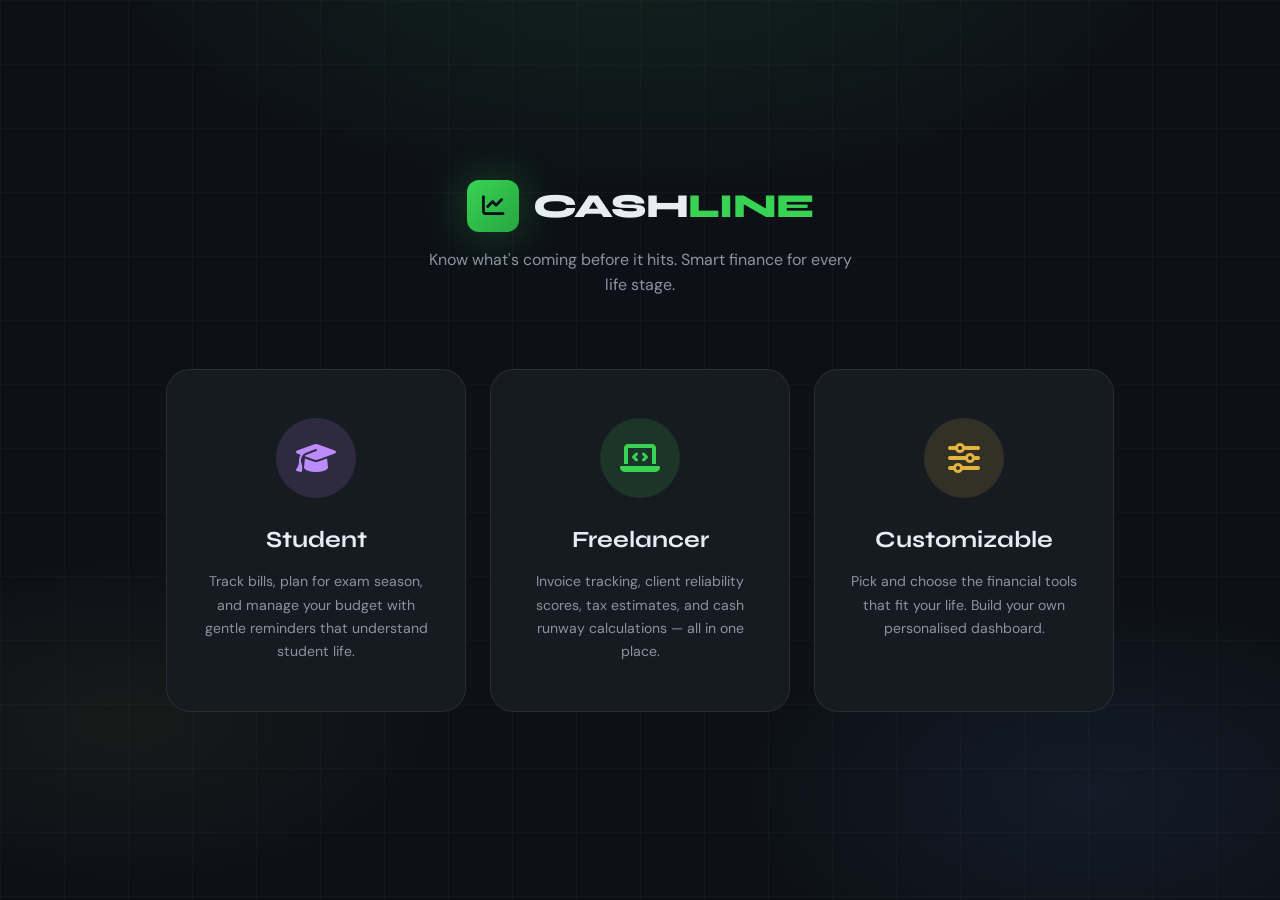
<file: cashline_smart_triage.html>
<!DOCTYPE html>
<html lang="en">
<head>
<meta charset="UTF-8">
<meta name="viewport" content="width=device-width, initial-scale=1.0">
<title>CASHLINE — Know What's Coming Before It Hits</title>
<link href="https://fonts.googleapis.com/css2?family=DM+Sans:ital,wght@0,300;0,400;0,500;0,600;0,700;1,400&family=Syne:wght@400;500;600;700;800&display=swap" rel="stylesheet">
<link rel="stylesheet" href="https://cdnjs.cloudflare.com/ajax/libs/font-awesome/6.4.0/css/all.min.css">
<style>
/* ===========================
   GLOBAL RESET & VARIABLES
=========================== */
*, *::before, *::after { margin:0; padding:0; box-sizing:border-box; }

:root {
  --ink:       #0d1117;
  --surface:   #161b22;
  --raised:    #21262d;
  --overlay:   #2d333b;
  --border:    rgba(255,255,255,0.08);
  --border-hi: rgba(255,255,255,0.18);
  --text:      #e6edf3;
  --muted:     #8b949e;
  --dim:       #484f58;

  --accent:    #39d353;
  --accent-gl: rgba(57,211,83,0.14);
  --amber:     #e3b341;
  --amber-gl:  rgba(227,179,65,0.14);
  --coral:     #f85149;
  --coral-gl:  rgba(248,81,73,0.14);
  --sky:       #58a6ff;
  --sky-gl:    rgba(88,166,255,0.14);
  --violet:    #bc8cff;
  --violet-gl: rgba(188,140,255,0.14);
  --teal:      #2dd4bf;
  --teal-gl:   rgba(45,212,191,0.14);

  --sh-sm:  0 2px 8px rgba(0,0,0,0.5);
  --sh:     0 8px 32px rgba(0,0,0,0.55);
  --sh-lg:  0 20px 64px rgba(0,0,0,0.65);
  --r-xs:   6px;
  --r-sm:   8px;
  --r:      12px;
  --r-lg:   18px;
  --r-xl:   24px;
}

html { scroll-behavior: smooth; }

body {
  font-family:'DM Sans', sans-serif;
  background: var(--ink);
  color: var(--text);
  min-height:100vh;
  line-height:1.55;
  overflow-x:hidden;
}

/* ===========================
   PAGE TRANSITIONS
=========================== */
.page-fade { animation: pageFade 0.38s ease both; }
@keyframes pageFade {
  from { opacity:0; transform:translateY(14px); }
  to   { opacity:1; transform:translateY(0); }
}
.slide-up { animation: slideUp 0.45s cubic-bezier(0.34,1.56,0.64,1) both; }
@keyframes slideUp {
  from { opacity:0; transform:translateY(32px) scale(0.97); }
  to   { opacity:1; transform:translateY(0) scale(1); }
}
.stagger > * { animation: pageFade 0.35s ease both; }
.stagger > *:nth-child(1) { animation-delay:0.04s; }
.stagger > *:nth-child(2) { animation-delay:0.09s; }
.stagger > *:nth-child(3) { animation-delay:0.14s; }
.stagger > *:nth-child(4) { animation-delay:0.19s; }
.stagger > *:nth-child(5) { animation-delay:0.24s; }

/* ===========================
   LOADER
=========================== */
.loader-overlay {
  position:fixed; inset:0; background:var(--ink);
  display:flex; flex-direction:column; align-items:center; justify-content:center;
  z-index:9999;
  transition: opacity 0.4s ease, visibility 0.4s ease;
}
.loader-overlay.hidden { opacity:0; visibility:hidden; pointer-events:none; }

.loader-ring {
  width:56px; height:56px;
  border:3px solid var(--raised);
  border-top-color: var(--accent);
  border-radius:50%;
  animation: spin 0.8s linear infinite;
  margin-bottom:20px;
}
@keyframes spin { to { transform:rotate(360deg); } }

.loader-text {
  font-family:'Syne',sans-serif;
  font-size:1rem; font-weight:700;
  color:var(--muted);
  letter-spacing:0.06em;
}
.loader-dot {
  display:inline-block;
  animation: dotPulse 1.2s ease infinite;
}
.loader-dot:nth-child(2) { animation-delay:0.2s; }
.loader-dot:nth-child(3) { animation-delay:0.4s; }
@keyframes dotPulse { 0%,80%,100%{ opacity:0.2; } 40%{ opacity:1; } }

/* ===========================
   ERROR PAGE
=========================== */
.error-page {
  display:none; min-height:100vh;
  flex-direction:column; align-items:center; justify-content:center;
  padding:40px 24px; text-align:center;
}
.error-page.active { display:flex; }
.error-face {
  width:120px; height:120px;
  background: var(--surface);
  border:2px solid var(--coral-gl);
  border-radius:50%;
  display:flex; align-items:center; justify-content:center;
  font-size:3.5rem; margin-bottom:28px;
  box-shadow: 0 0 60px rgba(248,81,73,0.2);
  animation: wobb 3s ease-in-out infinite;
}
@keyframes wobb {
  0%,100% { transform:rotate(-3deg); }
  50%      { transform:rotate(3deg); }
}
.error-page h2 {
  font-family:'Syne',sans-serif;
  font-size:1.8rem; font-weight:800;
  margin-bottom:12px; color:var(--text);
}
.error-page p { color:var(--muted); max-width:380px; margin:0 auto 28px; }

/* ===========================
   LANDING PAGE
=========================== */
.landing {
  min-height:100vh;
  display:flex; flex-direction:column;
  align-items:center; justify-content:center;
  padding:72px 24px 80px;
  background:
    radial-gradient(ellipse 65% 45% at 50% -8%, rgba(57,211,83,0.1) 0%, transparent 65%),
    radial-gradient(ellipse 45% 35% at 85% 88%, rgba(88,166,255,0.07) 0%, transparent 60%),
    radial-gradient(ellipse 40% 30% at 10% 80%, rgba(227,179,65,0.05) 0%, transparent 60%),
    var(--ink);
  position:relative; overflow:hidden;
}
.landing::before {
  content:'';
  position:absolute; inset:0;
  background-image:
    linear-gradient(rgba(255,255,255,0.018) 1px, transparent 1px),
    linear-gradient(90deg, rgba(255,255,255,0.018) 1px, transparent 1px);
  background-size:64px 64px;
  pointer-events:none;
}

.landing-brand {
  display:flex; align-items:center; gap:14px;
  margin-bottom:16px; position:relative; z-index:1;
}
.brand-mark {
  width:52px; height:52px;
  background: linear-gradient(135deg, var(--accent), #26a641);
  border-radius: var(--r);
  display:flex; align-items:center; justify-content:center;
  font-size:1.4rem;
  box-shadow: 0 0 44px rgba(57,211,83,0.3);
}
.brand-mark i { color: var(--ink); }
.brand-title {
  font-family:'Syne',sans-serif;
  font-size:2.1rem; font-weight:800;
  letter-spacing:-0.02em;
  color:var(--text);
}
.brand-title span { color:var(--accent); }

.landing-tagline {
  font-size:1rem; color:var(--muted);
  margin-bottom:72px; text-align:center;
  max-width:440px; position:relative; z-index:1;
}

.landing-cards {
  display:flex; gap:24px; flex-wrap:wrap;
  justify-content:center; max-width:1100px;
  width:100%; position:relative; z-index:1;
}

.landing-card {
  background:var(--surface);
  border:1px solid var(--border);
  border-radius:var(--r-xl);
  padding:48px 36px;
  width:300px; cursor:pointer;
  transition: transform 0.38s cubic-bezier(0.34,1.56,0.64,1),
              border-color 0.25s, box-shadow 0.35s;
  position:relative; overflow:hidden; text-align:center;
}
.landing-card::before {
  content:'';
  position:absolute; top:0; left:0; right:0;
  height:3px; opacity:0; transition:opacity 0.3s;
}
.landing-card.student::before   { background: linear-gradient(90deg, var(--violet), #e879f9); }
.landing-card.freelancer::before{ background: linear-gradient(90deg, var(--accent), var(--sky)); }
.landing-card.custom::before    { background: linear-gradient(90deg, var(--amber), var(--coral)); }
.landing-card:hover::before { opacity:1; }
.landing-card:hover {
  transform:translateY(-14px);
  border-color:var(--border-hi);
  box-shadow:var(--sh-lg);
}

.card-icon-wrap {
  width:80px; height:80px;
  border-radius:50%;
  margin:0 auto 24px;
  display:flex; align-items:center; justify-content:center;
  font-size:2rem;
  transition:transform 0.38s ease;
}
.landing-card:hover .card-icon-wrap { transform:scale(1.12) rotate(6deg); }
.landing-card.student   .card-icon-wrap { background:var(--violet-gl); color:var(--violet); }
.landing-card.freelancer.card-icon-wrap { background:var(--accent-gl); color:var(--accent); }
.landing-card.freelancer .card-icon-wrap { background:var(--accent-gl); color:var(--accent); }
.landing-card.custom    .card-icon-wrap { background:var(--amber-gl);  color:var(--amber); }

.landing-card h2 {
  font-family:'Syne',sans-serif;
  font-size:1.45rem; font-weight:700;
  margin-bottom:12px; color:var(--text);
}
.landing-card p { font-size:0.88rem; color:var(--muted); line-height:1.65; }

/* ===========================
   DASHBOARD SHELL
=========================== */
.app { display:none; min-height:100vh; }
.app.active { display:flex; }

/* SIDEBAR */
.sidebar {
  width:256px;
  background:var(--surface);
  border-right:1px solid var(--border);
  padding:24px 14px;
  position:fixed; height:100vh; overflow-y:auto;
  z-index:200; display:flex; flex-direction:column;
  transition: transform 0.3s ease;
}
.sidebar::-webkit-scrollbar { width:4px; }
.sidebar::-webkit-scrollbar-thumb { background:var(--border-hi); border-radius:4px; }

.sidebar-brand {
  display:flex; align-items:center; gap:11px;
  padding:6px 10px 22px;
  border-bottom:1px solid var(--border);
  margin-bottom:22px;
}
.sb-mark {
  width:36px; height:36px;
  border-radius:var(--r-xs);
  display:flex; align-items:center; justify-content:center;
  font-size:0.95rem; flex-shrink:0;
}
.sb-mark.student   { background:linear-gradient(135deg, var(--violet), #e879f9); color:#fff; }
.sb-mark.freelancer{ background:linear-gradient(135deg, var(--accent), #26a641); color:var(--ink); }
.sb-mark.custom    { background:linear-gradient(135deg, var(--amber), #c97d10); color:var(--ink); }
.sb-name {
  font-family:'Syne',sans-serif; font-size:1.05rem; font-weight:700; color:var(--text);
}

.nav-section {
  font-size:0.66rem; font-weight:700;
  text-transform:uppercase; letter-spacing:0.1em;
  color:var(--dim); padding:0 10px; margin:18px 0 7px;
}
.nav-list { list-style:none; }
.nav-item { margin-bottom:2px; }
.nav-link {
  display:flex; align-items:center; gap:11px;
  padding:10px 12px; border-radius:var(--r-sm);
  color:var(--muted); text-decoration:none;
  font-size:0.875rem; font-weight:500;
  transition: background 0.18s, color 0.18s;
  cursor:pointer;
}
.nav-link i { width:18px; font-size:0.9rem; flex-shrink:0; }
.nav-link:hover { background:var(--raised); color:var(--text); }
.nav-link.active { color:var(--accent); border:1px solid rgba(57,211,83,0.2); }
.nav-link.active.student-nav   { color:var(--violet); background:var(--violet-gl); border-color:rgba(188,140,255,0.2); }
.nav-link.active.freelancer-nav{ color:var(--accent);  background:var(--accent-gl); border-color:rgba(57,211,83,0.2); }
.nav-link.active.custom-nav    { color:var(--amber);   background:var(--amber-gl);  border-color:rgba(227,179,65,0.2); }

.sidebar-footer {
  margin-top:auto; padding-top:16px;
  border-top:1px solid var(--border);
}
.user-chip {
  display:flex; align-items:center; gap:11px;
  padding:11px; background:var(--raised); border-radius:var(--r);
  cursor:pointer; transition:background 0.18s;
}
.user-chip:hover { background:var(--overlay); }
.u-avatar {
  width:36px; height:36px;
  border-radius:var(--r-xs);
  display:flex; align-items:center; justify-content:center;
  color:var(--ink); font-weight:700; font-size:0.95rem; flex-shrink:0;
}
.u-avatar.student   { background:linear-gradient(135deg, var(--violet), #e879f9); color:#fff; }
.u-avatar.freelancer{ background:linear-gradient(135deg, var(--accent), var(--sky)); }
.u-avatar.custom    { background:linear-gradient(135deg, var(--amber), var(--coral)); color:#fff; }
.u-meta h4 { font-size:0.85rem; font-weight:600; color:var(--text); }
.u-meta span { font-size:0.72rem; color:var(--muted); }

/* MAIN CONTENT */
.main {
  margin-left:256px; flex:1;
  padding:32px; background:var(--ink);
  min-height:100vh;
}

.top-bar {
  display:flex; justify-content:space-between;
  align-items:flex-start; margin-bottom:32px;
  flex-wrap:wrap; gap:16px;
}
.page-title h1 {
  font-family:'Syne',sans-serif;
  font-size:1.7rem; font-weight:700;
  color:var(--text); letter-spacing:-0.02em;
}
.page-title p { color:var(--muted); font-size:0.875rem; margin-top:4px; }
.top-actions { display:flex; gap:10px; align-items:center; }

.mobile-menu-btn {
  display:none; width:38px; height:38px;
  border-radius:var(--r-sm); border:1px solid var(--border);
  background:var(--surface); color:var(--text);
  font-size:0.95rem; cursor:pointer;
  align-items:center; justify-content:center;
}

/* ===========================
   BUTTONS
=========================== */
.btn {
  padding:10px 20px; border-radius:var(--r-sm);
  border:none; font-family:'DM Sans',sans-serif;
  font-weight:600; font-size:0.875rem; cursor:pointer;
  transition: all 0.2s ease;
  display:inline-flex; align-items:center; gap:8px;
  white-space:nowrap;
}
.btn-primary {
  background:var(--accent); color:var(--ink);
}
.btn-primary:hover {
  background:#4ce363; transform:translateY(-2px);
  box-shadow:0 6px 24px rgba(57,211,83,0.3);
}
.btn-secondary {
  background:var(--raised); color:var(--text);
  border:1px solid var(--border);
}
.btn-secondary:hover { border-color:var(--border-hi); background:var(--overlay); }
.btn-danger { background:var(--coral); color:#fff; }
.btn-danger:hover { background:#ff6b63; transform:translateY(-2px); }
.btn-sm { padding:7px 14px; font-size:0.8rem; }
.btn-icon {
  width:36px; height:36px; padding:0;
  border-radius:var(--r-xs);
  display:inline-flex; align-items:center; justify-content:center;
}
.btn-student.btn-primary  { background:var(--violet); color:#fff; }
.btn-student.btn-primary:hover { background:#c8a2ff; box-shadow:0 6px 24px rgba(188,140,255,0.3); }
.btn-custom.btn-primary   { background:var(--amber); color:var(--ink); }
.btn-custom.btn-primary:hover { background:#f0c050; box-shadow:0 6px 24px rgba(227,179,65,0.3); }

/* ===========================
   PAGE SECTIONS
=========================== */
.page-section { display:none; }
.page-section.active { display:block; animation:pageFade 0.35s ease both; }

/* ===========================
   STAT CARDS
=========================== */
.cards-grid {
  display:grid;
  grid-template-columns:repeat(auto-fit, minmax(215px, 1fr));
  gap:16px; margin-bottom:22px;
}
.stat-card {
  background:var(--surface); border:1px solid var(--border);
  border-radius:var(--r-lg); padding:24px;
  position:relative; overflow:hidden;
  transition:border-color 0.2s, transform 0.2s;
}
.stat-card:hover { border-color:var(--border-hi); transform:translateY(-3px); }
.stat-glow {
  position:absolute; top:-20px; right:-20px;
  width:80px; height:80px; border-radius:50%;
  opacity:0.25; filter:blur(20px); pointer-events:none;
}
.stat-icon {
  width:42px; height:42px; border-radius:var(--r-sm);
  display:flex; align-items:center; justify-content:center;
  font-size:1rem; margin-bottom:16px;
}
.stat-label {
  font-size:0.75rem; color:var(--muted); font-weight:600;
  text-transform:uppercase; letter-spacing:0.06em; margin-bottom:6px;
}
.stat-value {
  font-family:'Syne',sans-serif; font-size:1.85rem;
  font-weight:700; color:var(--text); line-height:1;
}
.stat-trend {
  display:flex; align-items:center; gap:5px;
  margin-top:10px; font-size:0.78rem; font-weight:500;
  color:var(--muted);
}
.stat-trend.up   { color:var(--accent); }
.stat-trend.down { color:var(--coral); }

/* ===========================
   PANELS
=========================== */
.panel {
  background:var(--surface); border:1px solid var(--border);
  border-radius:var(--r-lg); padding:24px; margin-bottom:20px;
  transition:border-color 0.2s;
}
.panel:hover { border-color:rgba(255,255,255,0.12); }
.panel-header {
  display:flex; justify-content:space-between;
  align-items:center; margin-bottom:22px;
}
.panel-title {
  font-family:'Syne',sans-serif; font-size:1rem;
  font-weight:700; color:var(--text);
  display:flex; align-items:center; gap:10px;
}
.panel-title i { font-size:0.9rem; }

.two-col { display:grid; grid-template-columns:1fr 1fr; gap:20px; }
.three-col { display:grid; grid-template-columns:1fr 1fr 1fr; gap:20px; }

/* ===========================
   FORM ELEMENTS
=========================== */
.form-group { margin-bottom:16px; }
.form-group label {
  display:block; font-size:0.76rem; font-weight:600;
  color:var(--muted); text-transform:uppercase;
  letter-spacing:0.06em; margin-bottom:7px;
}
.form-group input,
.form-group select,
.form-group textarea {
  width:100%; padding:11px 14px;
  background:var(--raised); border:1px solid var(--border);
  border-radius:var(--r-sm); color:var(--text);
  font-family:'DM Sans',sans-serif; font-size:0.9rem;
  transition:border-color 0.2s, box-shadow 0.2s;
}
.form-group input:focus,
.form-group select:focus,
.form-group textarea:focus {
  outline:none; border-color:var(--accent);
  box-shadow:0 0 0 3px rgba(57,211,83,0.12);
}
.form-group select option { background:var(--raised); color:var(--text); }
.form-row { display:grid; grid-template-columns:1fr 1fr; gap:14px; }
.form-hint { font-size:0.78rem; color:var(--muted); margin-top:6px; }

/* INPUT ACCENTS per user type */
.student-mode .form-group input:focus,
.student-mode .form-group select:focus { border-color:var(--violet); box-shadow:0 0 0 3px var(--violet-gl); }
.custom-mode  .form-group input:focus,
.custom-mode  .form-group select:focus { border-color:var(--amber);  box-shadow:0 0 0 3px var(--amber-gl); }

/* ===========================
   OCR UPLOAD PANEL
=========================== */
.ocr-upload-zone {
  border: 2px dashed var(--border-hi);
  border-radius: var(--r);
  padding: 28px 20px;
  text-align: center;
  cursor: pointer;
  transition: border-color 0.22s, background 0.22s;
  background: var(--ink);
  position: relative;
}
.ocr-upload-zone:hover,
.ocr-upload-zone.drag-over {
  border-color: var(--sky);
  background: var(--sky-gl);
}
.ocr-upload-zone i {
  font-size: 2rem;
  color: var(--sky);
  margin-bottom: 10px;
  display: block;
}
.ocr-upload-zone p {
  font-size: 0.85rem;
  color: var(--muted);
  margin: 0;
}
.ocr-upload-zone span {
  font-size: 0.75rem;
  color: var(--dim);
  display: block;
  margin-top: 4px;
}
/* Hidden native file input overlaid on the zone */
.ocr-upload-zone input[type="file"] {
  position: absolute;
  inset: 0;
  opacity: 0;
  cursor: pointer;
  width: 100%;
  height: 100%;
}
.ocr-progress-track {
  height: 6px;
  background: var(--raised);
  border-radius: 99px;
  margin-top: 14px;
  overflow: hidden;
}
.ocr-progress-fill {
  height: 100%;
  width: 0%;
  background: linear-gradient(90deg, var(--sky), var(--accent));
  border-radius: 99px;
  transition: width 0.4s cubic-bezier(0.4, 0, 0.2, 1);
}
.ocr-status-row {
  display: flex;
  align-items: center;
  gap: 8px;
  margin-top: 10px;
  font-size: 0.82rem;
  color: var(--muted);
  min-height: 22px;
}
.ocr-status-dot {
  width: 7px; height: 7px;
  border-radius: 50%;
  background: var(--dim);
  flex-shrink: 0;
  transition: background 0.3s;
}
.ocr-status-dot.uploading  { background: var(--amber); animation: dotPulse 1s ease infinite; }
.ocr-status-dot.processing { background: var(--sky);   animation: dotPulse 1s ease infinite; }
.ocr-status-dot.done       { background: var(--accent); animation: none; }
.ocr-status-dot.error      { background: var(--coral);  animation: none; }
.ocr-parsed-preview {
  display: none;
  margin-top: 14px;
  background: var(--ink);
  border: 1px solid var(--border);
  border-radius: var(--r);
  padding: 14px 16px;
  font-size: 0.82rem;
}
.ocr-parsed-preview.visible { display: block; }
.ocr-parsed-row {
  display: flex;
  justify-content: space-between;
  padding: 4px 0;
  border-bottom: 1px solid var(--border);
  color: var(--muted);
}
.ocr-parsed-row:last-child { border-bottom: none; }
.ocr-parsed-row strong { color: var(--text); font-weight: 600; }

/* ===========================
   TRANSACTIONS
=========================== */
.tx-list { max-height:420px; overflow-y:auto; }
.tx-list::-webkit-scrollbar { width:4px; }
.tx-list::-webkit-scrollbar-thumb { background:var(--border-hi); border-radius:4px; }

.tx-item {
  display:flex; align-items:center; gap:14px;
  padding:13px 14px; border-radius:var(--r);
  margin-bottom:8px; background:var(--raised);
  border:1px solid transparent;
  transition: border-color 0.18s, transform 0.2s;
}
.tx-item:hover { border-color:var(--border); transform:translateX(4px); }
.tx-icon {
  width:42px; height:42px; border-radius:var(--r-sm);
  display:flex; align-items:center; justify-content:center;
  font-size:1rem; flex-shrink:0;
}
.tx-item.income  .tx-icon { background:var(--accent-gl); color:var(--accent); }
.tx-item.expense .tx-icon { background:var(--coral-gl);  color:var(--coral); }
.tx-meta { flex:1; min-width:0; }
.tx-meta h4 { font-size:0.9rem; font-weight:600; color:var(--text); white-space:nowrap; overflow:hidden; text-overflow:ellipsis; }
.tx-meta span { font-size:0.78rem; color:var(--muted); }
.tx-amount { font-family:'Syne',sans-serif; font-weight:700; font-size:1rem; white-space:nowrap; }
.tx-item.income  .tx-amount { color:var(--accent); }
.tx-item.expense .tx-amount { color:var(--coral); }

.delete-btn {
  width:32px; height:32px; border-radius:var(--r-xs);
  border:none; background:var(--coral-gl); color:var(--coral);
  cursor:pointer; font-size:0.8rem; flex-shrink:0;
  display:flex; align-items:center; justify-content:center;
  transition:background 0.18s;
}
.delete-btn:hover { background:var(--coral); color:#fff; }

/* ===========================
   EMPTY STATE
=========================== */
.empty-state {
  text-align:center; padding:44px 20px; color:var(--dim);
}
.empty-state i { font-size:3rem; margin-bottom:16px; display:block; opacity:0.4; }
.empty-state p { font-size:0.92rem; color:var(--muted); }

/* ===========================
   MONEY JAR (Student)
=========================== */
.jar-wrap {
  display:flex; flex-direction:column;
  align-items:center; padding:28px;
}
.jar {
  position:relative; width:160px; height:220px;
  margin-bottom:22px;
}
.jar-body {
  position:absolute; bottom:0; width:100%; height:185px;
  border:3px solid rgba(255,255,255,0.15);
  border-radius:0 0 36px 36px; overflow:hidden;
  background:linear-gradient(180deg, rgba(255,255,255,0.04), rgba(255,255,255,0.01));
}
.jar-lid {
  position:absolute; top:0; left:50%; transform:translateX(-50%);
  width:125px; height:44px;
  background:linear-gradient(180deg, var(--overlay), var(--raised));
  border-radius:9px 9px 0 0;
  border:3px solid rgba(255,255,255,0.12);
}
.jar-lid::before {
  content:''; position:absolute; bottom:-11px; left:-16px; right:-16px;
  height:16px; background:var(--raised);
  border-radius:4px; border:1px solid rgba(255,255,255,0.08);
}
.jar-fill {
  position:absolute; bottom:0; width:100%;
  transition:height 1s cubic-bezier(0.34,1.56,0.64,1);
  border-radius:0 0 33px 33px;
}
.jar-fill::before {
  content:''; position:absolute; top:0; left:0; right:0; height:18px;
  background:linear-gradient(180deg, rgba(255,255,255,0.25), transparent);
}
.jar-percent {
  font-family:'Syne',sans-serif; font-size:2.4rem; font-weight:700;
  color:var(--text);
}
.jar-label { font-size:0.85rem; color:var(--muted); margin-top:6px; }

/* ===========================
   BILLS & INVOICE ITEMS
=========================== */
.bill-item {
  display:flex; align-items:center; gap:14px;
  padding:14px; border-radius:var(--r); margin-bottom:9px;
  border:1px solid var(--border);
  border-left:3px solid var(--border);
  background:var(--raised);
  transition:border-color 0.18s, transform 0.2s;
}
.bill-item:hover { transform:translateX(4px); }
.bill-item.urgent { background:var(--coral-gl); border-left-color:var(--coral); }
.bill-item.soon   { background:var(--amber-gl); border-left-color:var(--amber); }
.bill-item.normal { border-left-color:var(--accent); }
.bill-icon {
  width:42px; height:42px; border-radius:var(--r-sm);
  display:flex; align-items:center; justify-content:center;
  font-size:1rem; flex-shrink:0;
  background:var(--overlay);
}
.bill-item.urgent .bill-icon { color:var(--coral); }
.bill-item.soon   .bill-icon { color:var(--amber); }
.bill-item.normal .bill-icon { color:var(--accent); }
.bill-meta { flex:1; }
.bill-meta h4 { font-size:0.9rem; font-weight:600; color:var(--text); }
.bill-meta span { font-size:0.78rem; color:var(--muted); }
.bill-amount { font-family:'Syne',sans-serif; font-weight:700; color:var(--text); white-space:nowrap; }
.bill-badge {
  padding:4px 10px; border-radius:20px;
  font-size:0.72rem; font-weight:700;
  flex-shrink:0;
}
.bill-item.urgent .bill-badge { background:var(--coral); color:#fff; }
.bill-item.soon   .bill-badge { background:var(--amber); color:var(--ink); }

/* ===========================
   INVOICE BADGES
=========================== */
.inv-badge {
  padding:4px 10px; border-radius:20px;
  font-size:0.72rem; font-weight:700; flex-shrink:0;
}
.inv-badge.paid    { background:var(--accent-gl); color:var(--accent); border:1px solid rgba(57,211,83,0.3); }
.inv-badge.overdue { background:var(--coral-gl);  color:var(--coral);  border:1px solid rgba(248,81,73,0.3); }
.inv-badge.pending { background:var(--amber-gl);  color:var(--amber);  border:1px solid rgba(227,179,65,0.3); }

/* ===========================
   CALENDAR
=========================== */
.cal-wrap {
  background:var(--raised); border-radius:var(--r-lg);
  padding:20px; border:1px solid var(--border);
}
.cal-header {
  display:flex; justify-content:space-between;
  align-items:center; margin-bottom:18px;
}
.cal-header h3 {
  font-family:'Syne',sans-serif; font-size:1rem; font-weight:700;
}
.cal-nav { display:flex; gap:8px; }
.cal-nav button {
  width:34px; height:34px; border-radius:var(--r-xs);
  border:1px solid var(--border); background:var(--surface);
  color:var(--text); cursor:pointer; transition:all 0.18s;
  display:flex; align-items:center; justify-content:center;
}
.cal-nav button:hover { background:var(--accent); color:var(--ink); border-color:var(--accent); }
.cal-grid {
  display:grid; grid-template-columns:repeat(7, 1fr); gap:6px;
}
.cal-day-name {
  text-align:center; font-weight:700; color:var(--dim);
  font-size:0.72rem; letter-spacing:0.05em; padding:8px 0;
}
.cal-day {
  aspect-ratio:1; display:flex; align-items:center; justify-content:center;
  border-radius:var(--r-xs); font-weight:500; font-size:0.82rem;
  cursor:pointer; position:relative; transition:background 0.15s, color 0.15s;
}
.cal-day:hover { background:var(--overlay); }
.cal-day.today { background:var(--accent); color:var(--ink); font-weight:700; }
.cal-day.other-month { color:var(--dim); }
.cal-day.has-event::after {
  content:''; position:absolute; bottom:3px;
  width:4px; height:4px; border-radius:50%;
  background:var(--coral);
}

/* ===========================
   WHAT-IF / LIQUIDITY
=========================== */
.result-block {
  background:var(--raised); border:1px solid var(--border);
  border-radius:var(--r-lg); padding:28px;
  text-align:center; margin-top:18px;
}
.result-days {
  font-family:'Syne',sans-serif; font-size:4rem;
  font-weight:800; color:var(--accent); line-height:1;
}
.result-label { color:var(--muted); font-size:1rem; margin-top:10px; }
.result-warn {
  margin-top:16px; padding:14px;
  background:var(--coral-gl); border:1px solid rgba(248,81,73,0.3);
  border-radius:var(--r); color:var(--coral); font-size:0.88rem; font-weight:500;
}
.scenario-row {
  display:flex; justify-content:space-between; align-items:center;
  padding:10px 0; border-bottom:1px solid var(--border);
  font-size:0.88rem;
}
.scenario-row:last-child { border-bottom:none; }

/* ===========================
   EXAM ITEMS
=========================== */
.exam-item {
  display:flex; align-items:center; gap:14px;
  padding:14px; border-radius:var(--r);
  margin-bottom:9px;
  background:var(--violet-gl);
  border:1px solid rgba(188,140,255,0.2);
  transition:transform 0.2s;
}
.exam-item:hover { transform:translateX(4px); }
.exam-icon {
  width:42px; height:42px; border-radius:var(--r-sm);
  display:flex; align-items:center; justify-content:center;
  font-size:1rem; flex-shrink:0;
  background:linear-gradient(135deg, var(--violet), #e879f9); color:#fff;
}
.exam-meta { flex:1; }
.exam-meta h4 { font-size:0.9rem; font-weight:600; color:var(--text); }
.exam-meta span { font-size:0.78rem; color:var(--muted); }
.exam-status-badge {
  padding:4px 10px; border-radius:20px;
  font-size:0.72rem; font-weight:700; flex-shrink:0;
}
.exam-status-badge.soon { background:var(--coral-gl); color:var(--coral); border:1px solid rgba(248,81,73,0.3); }
.exam-status-badge.upcoming { background:var(--violet-gl); color:var(--violet); border:1px solid rgba(188,140,255,0.3); }

/* ===========================
   TOGGLE SWITCH
=========================== */
.toggle-wrap {
  display:flex; align-items:center; gap:14px;
  padding:14px; background:var(--raised);
  border-radius:var(--r); margin-bottom:16px;
  border:1px solid var(--border);
}
.toggle { position:relative; width:52px; height:28px; flex-shrink:0; }
.toggle input { opacity:0; width:0; height:0; }
.toggle-slider {
  position:absolute; cursor:pointer;
  inset:0; background:var(--overlay); border-radius:28px;
  transition:background 0.3s;
}
.toggle-slider::before {
  content:''; position:absolute;
  width:20px; height:20px;
  left:4px; bottom:4px;
  background:#fff; border-radius:50%;
  transition:transform 0.3s;
}
.toggle input:checked + .toggle-slider { background:var(--violet); }
.toggle input:checked + .toggle-slider::before { transform:translateX(24px); }
.toggle-label { font-size:0.875rem; font-weight:500; color:var(--text); }

/* ===========================
   CLIENT RELIABILITY (Freelancer)
=========================== */
.reliability-bar-wrap { margin-top:8px; }
.reliability-bar-bg {
  width:100%; height:6px; background:var(--overlay);
  border-radius:4px; overflow:hidden;
}
.reliability-bar-fill { height:100%; border-radius:4px; transition:width 0.6s ease; }

.client-card {
  background:var(--raised); border:1px solid var(--border);
  border-radius:var(--r-lg); padding:18px;
  margin-bottom:12px; transition:border-color 0.18s;
}
.client-card:hover { border-color:var(--border-hi); }
.client-score {
  font-family:'Syne',sans-serif; font-size:1.6rem; font-weight:800;
}

/* ===========================
   ACCOUNT ITEMS (Freelancer)
=========================== */
.account-card {
  background:var(--raised); border:1px solid var(--border);
  border-radius:var(--r-lg); padding:18px; margin-bottom:12px;
  display:flex; align-items:center; gap:14px;
  transition:border-color 0.18s, transform 0.2s;
}
.account-card:hover { border-color:var(--border-hi); transform:translateY(-2px); }
.account-icon {
  width:46px; height:46px; border-radius:var(--r-sm);
  display:flex; align-items:center; justify-content:center;
  font-size:1.1rem; flex-shrink:0;
}

/* ===========================
   EMI ITEMS (Custom)
=========================== */
.emi-item {
  display:flex; align-items:center; gap:14px;
  padding:14px; border-radius:var(--r);
  margin-bottom:9px; background:var(--raised);
  border:1px solid var(--border);
  border-left:3px solid var(--border);
  transition:border-color 0.18s, transform 0.2s;
}
.emi-item:hover { transform:translateX(4px); }
.emi-icon {
  width:42px; height:42px; border-radius:var(--r-sm);
  display:flex; align-items:center; justify-content:center;
  font-size:1.1rem; flex-shrink:0;
}
.emi-meta { flex:1; }
.emi-meta h4 { font-size:0.9rem; font-weight:600; color:var(--text); }
.emi-meta span { font-size:0.78rem; color:var(--muted); }
.emi-amount { font-family:'Syne',sans-serif; font-weight:700; }

/* ===========================
   CUSTOM FEATURE PICKER
=========================== */
.picker-page {
  min-height:100vh;
  display:flex; flex-direction:column;
  align-items:center; padding:60px 24px 80px;
  background:
    radial-gradient(ellipse 65% 40% at 50% -5%, rgba(227,179,65,0.1) 0%, transparent 65%),
    radial-gradient(ellipse 50% 40% at 85% 90%, rgba(248,81,73,0.07) 0%, transparent 60%),
    var(--ink);
  position:relative; overflow:hidden;
}
.picker-page::before {
  content:''; position:absolute; inset:0;
  background-image:
    linear-gradient(rgba(255,255,255,0.018) 1px, transparent 1px),
    linear-gradient(90deg, rgba(255,255,255,0.018) 1px, transparent 1px);
  background-size:64px 64px; pointer-events:none;
}
.picker-header { text-align:center; margin-bottom:48px; position:relative; z-index:1; }
.picker-header h2 {
  font-family:'Syne',sans-serif; font-size:1.6rem; font-weight:800;
  margin-bottom:10px;
}
.picker-header p { color:var(--muted); max-width:480px; margin:0 auto; }
.cat-label {
  font-size:0.7rem; font-weight:700; text-transform:uppercase;
  letter-spacing:0.1em; color:var(--dim);
  margin-bottom:12px; margin-top:28px;
  display:flex; align-items:center; gap:10px;
}
.cat-label::after { content:''; flex:1; height:1px; background:var(--border); }
.features-grid {
  display:grid; grid-template-columns:repeat(auto-fill, minmax(230px, 1fr));
  gap:12px;
}
.feature-card {
  background:var(--surface); border:1px solid var(--border);
  border-radius:var(--r-lg); padding:18px;
  cursor:pointer; transition:all 0.22s ease;
  position:relative; user-select:none;
}
.feature-card:hover {
  border-color:var(--border-hi);
  transform:translateY(-3px); box-shadow:var(--sh-sm);
}
.feature-card.selected {
  border-color:var(--amber); background:var(--amber-gl);
}
.feature-card.selected::after {
  content:'\f058'; font-family:'Font Awesome 6 Free'; font-weight:900;
  position:absolute; top:14px; right:14px;
  color:var(--amber); font-size:1rem;
}
.feature-icon {
  width:38px; height:38px; border-radius:var(--r-xs);
  display:flex; align-items:center; justify-content:center;
  font-size:0.95rem; margin-bottom:12px;
}
.feature-card h4 { font-size:0.9rem; font-weight:700; color:var(--text); margin-bottom:5px; }
.feature-card p  { font-size:0.78rem; color:var(--muted); line-height:1.5; }
.picker-footer { position:relative; z-index:1; margin-top:36px; text-align:center; }
.selected-count {
  font-size:0.85rem; color:var(--muted); margin-bottom:16px;
}
.selected-count strong { color:var(--amber); }

/* ===========================
   ALERTS
=========================== */
.alerts-container {
  position:fixed; top:20px; right:20px;
  z-index:9000; max-width:380px; pointer-events:none;
}
.alert {
  background:var(--surface); border-radius:var(--r-lg);
  padding:16px 18px; margin-bottom:12px;
  box-shadow:var(--sh); display:flex;
  align-items:flex-start; gap:14px;
  border-left:3px solid; pointer-events:all;
  animation:alertIn 0.35s ease;
}
@keyframes alertIn {
  from { transform:translateX(110%); opacity:0; }
  to   { transform:translateX(0);    opacity:1; }
}
.alert.success { border-left-color:var(--accent); }
.alert.warning { border-left-color:var(--amber); }
.alert.danger  { border-left-color:var(--coral); }
.alert.info    { border-left-color:var(--sky); }
.alert.gentle  { border-left-color:var(--violet); }
.alert-icon-wrap {
  width:38px; height:38px; border-radius:var(--r-xs);
  display:flex; align-items:center; justify-content:center;
  font-size:0.95rem; flex-shrink:0;
}
.alert.success .alert-icon-wrap { background:var(--accent-gl); color:var(--accent); }
.alert.warning .alert-icon-wrap { background:var(--amber-gl);  color:var(--amber); }
.alert.danger  .alert-icon-wrap { background:var(--coral-gl);  color:var(--coral); }
.alert.info    .alert-icon-wrap { background:var(--sky-gl);    color:var(--sky); }
.alert.gentle  .alert-icon-wrap { background:var(--violet-gl); color:var(--violet); }
.alert-body { flex:1; }
.alert-body h4 { font-size:0.88rem; font-weight:700; color:var(--text); margin-bottom:3px; }
.alert-body p  { font-size:0.8rem;  color:var(--muted); line-height:1.45; }
.alert-close-btn {
  background:none; border:none; color:var(--dim);
  cursor:pointer; padding:2px; flex-shrink:0;
  font-size:0.85rem; transition:color 0.18s;
}
.alert-close-btn:hover { color:var(--text); }

/* ===========================
   MODALS
=========================== */
.modal-overlay {
  position:fixed; inset:0; background:rgba(0,0,0,0.65);
  display:none; align-items:center; justify-content:center;
  z-index:8000; backdrop-filter:blur(6px);
}
.modal-overlay.active { display:flex; }
.modal {
  background:var(--surface); border:1px solid var(--border);
  border-radius:var(--r-xl); padding:32px;
  max-width:480px; width:90%;
  max-height:88vh; overflow-y:auto;
  box-shadow:var(--sh-lg);
  animation:modalIn 0.32s cubic-bezier(0.34,1.56,0.64,1) both;
}
.modal::-webkit-scrollbar { width:4px; }
.modal::-webkit-scrollbar-thumb { background:var(--border-hi); border-radius:4px; }
@keyframes modalIn {
  from { transform:scale(0.88); opacity:0; }
  to   { transform:scale(1);    opacity:1; }
}
.modal-header {
  display:flex; justify-content:space-between;
  align-items:center; margin-bottom:24px;
}
.modal-header h2 {
  font-family:'Syne',sans-serif; font-size:1.3rem; font-weight:700;
}
.modal-close {
  width:36px; height:36px; border-radius:var(--r-xs);
  border:1px solid var(--border); background:var(--raised);
  color:var(--muted); cursor:pointer; font-size:0.9rem;
  display:flex; align-items:center; justify-content:center;
  transition:all 0.18s;
}
.modal-close:hover { background:var(--coral); color:#fff; border-color:var(--coral); }

.onboard-modal { text-align:center; }
.onboard-icon {
  width:72px; height:72px; border-radius:50%;
  margin:0 auto 22px;
  display:flex; align-items:center; justify-content:center;
  font-size:1.8rem;
}
.onboard-icon.student   { background:var(--violet-gl); color:var(--violet); }
.onboard-icon.freelancer{ background:var(--accent-gl); color:var(--accent); }
.onboard-icon.custom    { background:var(--amber-gl);  color:var(--amber); }
.onboard-modal h2 {
  font-family:'Syne',sans-serif; font-size:1.4rem; font-weight:800;
  margin-bottom:10px;
}
.onboard-modal p { color:var(--muted); font-size:0.9rem; margin-bottom:24px; }
.onboard-fields { text-align:left; margin-top:16px; }

/* ===========================
   RESPONSIVE
=========================== */
@media (max-width:1100px) {
  .three-col { grid-template-columns:1fr 1fr; }
}
@media (max-width:900px) {
  .two-col { grid-template-columns:1fr; }
  .sidebar { transform:translateX(-100%); }
  .sidebar.open { transform:translateX(0); }
  .main { margin-left:0; padding:20px; }
  .mobile-menu-btn { display:flex !important; }
  .three-col { grid-template-columns:1fr; }
  .form-row { grid-template-columns:1fr; }
}
@media (max-width:600px) {
  .cards-grid { grid-template-columns:1fr 1fr; }
  .landing-card { width:100%; max-width:340px; }
}

/* ===========================
   MISC HELPERS
=========================== */
.divider { border:none; border-top:1px solid var(--border); margin:20px 0; }
.text-accent  { color:var(--accent); }
.text-amber   { color:var(--amber); }
.text-coral   { color:var(--coral); }
.text-sky     { color:var(--sky); }
.text-violet  { color:var(--violet); }
.text-muted   { color:var(--muted); }
.text-center  { text-align:center; }
.font-syne    { font-family:'Syne',sans-serif; }
.fw-700       { font-weight:700; }
.fs-sm        { font-size:0.82rem; }
.mt-8 { margin-top:8px; }
.mt-16 { margin-top:16px; }
.mt-24 { margin-top:24px; }
.mb-0 { margin-bottom:0; }
.gap-10 { display:flex; gap:10px; flex-wrap:wrap; }

/* Filter tabs */
.filter-tabs { display:flex; gap:8px; flex-wrap:wrap; margin-bottom:16px; }
.filter-tab {
  padding:6px 14px; border-radius:20px;
  border:1px solid var(--border); background:var(--raised);
  color:var(--muted); font-size:0.8rem; font-weight:600;
  cursor:pointer; transition:all 0.18s;
}
.filter-tab.active, .filter-tab:hover {
  background:var(--amber-gl); color:var(--amber); border-color:rgba(227,179,65,0.3);
}
.filter-tab.freelancer-active { background:var(--accent-gl); color:var(--accent); border-color:rgba(57,211,83,0.3); }

/* ===========================
   SMART TRIAGE — CATEGORY INFERENCE
=========================== */
.cat-inference-banner {
  background: linear-gradient(135deg, rgba(88,166,255,0.1), rgba(188,140,255,0.08));
  border: 1px solid rgba(88,166,255,0.25);
  border-radius: var(--r-lg);
  padding: 20px 22px;
  margin-top: 16px;
  animation: pageFade 0.4s ease both;
}
.cat-inference-header {
  display: flex; align-items: center; gap: 12px; margin-bottom: 14px;
}
.cat-inference-header .ci-icon {
  width: 38px; height: 38px; border-radius: var(--r-sm);
  background: var(--sky-gl); color: var(--sky);
  display: flex; align-items: center; justify-content: center;
  font-size: 1rem; flex-shrink: 0;
}
.cat-inference-header h4 {
  font-family: 'Syne', sans-serif; font-weight: 700;
  font-size: 0.95rem; color: var(--text); margin-bottom: 2px;
}
.cat-inference-header p { font-size: 0.78rem; color: var(--muted); }
.cat-chips { display: flex; flex-wrap: wrap; gap: 8px; margin-bottom: 14px; }
.cat-chip {
  padding: 7px 14px; border-radius: 20px;
  border: 1.5px solid var(--border); background: var(--raised);
  color: var(--muted); font-size: 0.8rem; font-weight: 600;
  cursor: pointer; transition: all 0.2s ease;
  display: flex; align-items: center; gap: 6px;
}
.cat-chip:hover { border-color: var(--sky); color: var(--sky); background: var(--sky-gl); }
.cat-chip.selected {
  border-color: var(--sky); color: var(--sky);
  background: var(--sky-gl);
}
.cat-chip.top-pick {
  border-color: var(--accent); color: var(--accent);
  background: var(--accent-gl);
}
.cat-chip .chip-conf {
  font-size: 0.68rem; opacity: 0.75; font-weight: 500;
}
.cat-confirm-row {
  display: flex; gap: 10px; align-items: center; flex-wrap: wrap;
}
.ci-amount-pill {
  background: var(--raised); border: 1px solid var(--border);
  border-radius: 20px; padding: 5px 14px;
  font-family: 'Syne', sans-serif; font-weight: 700;
  font-size: 0.9rem; color: var(--coral); flex-shrink: 0;
}

/* ===========================
   SMART TRIAGE PAGE
=========================== */
.triage-hero {
  background: linear-gradient(135deg, rgba(248,81,73,0.08), rgba(227,179,65,0.06));
  border: 1px solid rgba(248,81,73,0.2);
  border-radius: var(--r-xl); padding: 28px;
  margin-bottom: 22px; position: relative; overflow: hidden;
}
.triage-hero::before {
  content: ''; position: absolute; top: -30px; right: -30px;
  width: 120px; height: 120px; border-radius: 50%;
  background: radial-gradient(circle, rgba(248,81,73,0.15), transparent 70%);
  pointer-events: none;
}
.triage-hero-top {
  display: flex; align-items: center; gap: 16px; margin-bottom: 20px;
}
.triage-icon-big {
  width: 56px; height: 56px; border-radius: var(--r);
  background: var(--coral-gl); color: var(--coral);
  display: flex; align-items: center; justify-content: center;
  font-size: 1.5rem; flex-shrink: 0;
  border: 1px solid rgba(248,81,73,0.3);
}
.triage-hero h2 {
  font-family: 'Syne', sans-serif; font-size: 1.3rem;
  font-weight: 800; color: var(--text); margin-bottom: 4px;
}
.triage-hero p { font-size: 0.85rem; color: var(--muted); }
.triage-inputs-row {
  display: grid; grid-template-columns: 1fr 1fr; gap: 14px;
  margin-bottom: 16px;
}
@media(max-width:600px) { .triage-inputs-row { grid-template-columns: 1fr; } }

/* Priority payments table */
.priority-table { width: 100%; }
.priority-row {
  display: flex; align-items: center; gap: 12px;
  padding: 13px 14px; border-radius: var(--r);
  border: 1px solid var(--border); background: var(--raised);
  margin-bottom: 9px; cursor: pointer;
  transition: border-color 0.18s, transform 0.2s;
}
.priority-row:hover { border-color: var(--border-hi); transform: translateX(3px); }
.priority-row.is-critical { border-left: 3px solid var(--coral); background: var(--coral-gl); }
.priority-row.is-important { border-left: 3px solid var(--amber); background: var(--amber-gl); }
.priority-row.is-flexible { border-left: 3px solid var(--accent); }
.priority-rank {
  width: 28px; height: 28px; border-radius: 50%;
  display: flex; align-items: center; justify-content: center;
  font-family: 'Syne', sans-serif; font-weight: 800;
  font-size: 0.8rem; flex-shrink: 0;
}
.is-critical .priority-rank { background: var(--coral); color: #fff; }
.is-important .priority-rank { background: var(--amber); color: var(--ink); }
.is-flexible .priority-rank  { background: var(--accent-gl); color: var(--accent); }
.priority-meta { flex: 1; min-width: 0; }
.priority-meta h4 { font-size: 0.9rem; font-weight: 600; color: var(--text); }
.priority-meta span { font-size: 0.76rem; color: var(--muted); }
.priority-amount {
  font-family: 'Syne', sans-serif; font-weight: 700;
  font-size: 0.95rem; white-space: nowrap;
}
.is-critical  .priority-amount { color: var(--coral); }
.is-important .priority-amount { color: var(--amber); }
.is-flexible  .priority-amount { color: var(--accent); }

/* AI Analysis card */
.ai-analysis-card {
  background: var(--surface); border: 1px solid var(--border);
  border-radius: var(--r-lg); padding: 24px; margin-bottom: 20px;
  position: relative; overflow: hidden;
}
.ai-analysis-card::before {
  content: ''; position: absolute; inset: 0;
  background: linear-gradient(135deg, rgba(188,140,255,0.04), transparent 60%);
  pointer-events: none;
}
.ai-header {
  display: flex; align-items: center; gap: 12px; margin-bottom: 18px;
}
.ai-icon {
  width: 42px; height: 42px; border-radius: var(--r-sm);
  background: var(--violet-gl); color: var(--violet);
  display: flex; align-items: center; justify-content: center;
  font-size: 1rem; flex-shrink: 0;
  border: 1px solid rgba(188,140,255,0.25);
}
.ai-header h3 {
  font-family: 'Syne', sans-serif; font-size: 1rem;
  font-weight: 700; color: var(--text); margin-bottom: 2px;
}
.ai-header p { font-size: 0.76rem; color: var(--muted); }
.ai-analysis-text {
  font-size: 0.88rem; color: var(--text); line-height: 1.7;
  white-space: pre-wrap;
}
.ai-analysis-text .ai-thinking {
  color: var(--muted); font-style: italic; font-size: 0.82rem;
}
.ai-streaming-cursor {
  display: inline-block; width: 2px; height: 14px;
  background: var(--violet); margin-left: 2px;
  animation: blink 0.9s step-end infinite;
  vertical-align: middle;
}
@keyframes blink { 0%,100%{opacity:1} 50%{opacity:0} }

.pattern-chip {
  display: inline-flex; align-items: center; gap: 6px;
  padding: 5px 12px; border-radius: 20px;
  font-size: 0.78rem; font-weight: 600;
  margin: 4px 4px 0 0;
}
.pattern-chip.warn { background: var(--coral-gl); color: var(--coral); border: 1px solid rgba(248,81,73,0.25); }
.pattern-chip.caution { background: var(--amber-gl); color: var(--amber); border: 1px solid rgba(227,179,65,0.25); }
.pattern-chip.good { background: var(--accent-gl); color: var(--accent); border: 1px solid rgba(57,211,83,0.25); }

.triage-balance-bar {
  background: var(--raised); border-radius: var(--r-lg);
  padding: 18px 20px; margin-bottom: 20px;
  border: 1px solid var(--border);
  display: flex; gap: 20px; flex-wrap: wrap; align-items: center;
}
.triage-bal-item { text-align: center; flex: 1; min-width: 100px; }
.triage-bal-val {
  font-family: 'Syne', sans-serif; font-size: 1.4rem;
  font-weight: 800; line-height: 1;
}
.triage-bal-label { font-size: 0.72rem; color: var(--muted); margin-top: 4px; font-weight: 600; text-transform: uppercase; letter-spacing: 0.05em; }
.triage-bar-track {
  width: 100%; height: 8px; background: var(--overlay);
  border-radius: 99px; overflow: hidden; margin: 10px 0 4px;
}
.triage-bar-fill { height: 100%; border-radius: 99px; transition: width 1s ease; }

.critical-banner {
  background: var(--coral-gl); border: 1px solid rgba(248,81,73,0.35);
  border-radius: var(--r); padding: 14px 18px;
  display: flex; align-items: center; gap: 12px;
  margin-bottom: 20px; animation: pageFade 0.4s ease;
}
.critical-banner i { color: var(--coral); font-size: 1.1rem; flex-shrink:0; }
.critical-banner p { font-size: 0.85rem; color: var(--text); line-height: 1.5; }
.critical-banner strong { color: var(--coral); }

/* OCR category inference loading */
.ci-loading {
  display: flex; align-items: center; gap: 10px;
  color: var(--muted); font-size: 0.82rem; padding: 8px 0;
}
.ci-spinner {
  width: 16px; height: 16px; border: 2px solid var(--border);
  border-top-color: var(--sky); border-radius: 50%;
  animation: spin 0.7s linear infinite; flex-shrink: 0;
}
</style>
</head>
<body>

<!-- ================================
     LOADER
================================ -->
<div class="loader-overlay" id="loader">
  <div class="loader-ring"></div>
  <div class="loader-text">CASHLINE<span class="loader-dot">.</span><span class="loader-dot">.</span><span class="loader-dot">.</span></div>
</div>

<!-- ================================
     ERROR PAGE
================================ -->
<div class="error-page" id="errorPage">
  <div class="error-face">:(</div>
  <h2>Something went wrong</h2>
  <p>We hit a bump in the road. Your data is safe — please refresh to get back on track.</p>
  <button class="btn btn-primary" onclick="location.reload()">
    <i class="fas fa-redo"></i> Try Again
  </button>
</div>

<!-- ================================
     LANDING PAGE
================================ -->
<div id="landingPage" style="display:none">
  <div class="landing">
    <div class="landing-brand slide-up">
      <div class="brand-mark"><i class="fas fa-chart-line"></i></div>
      <div class="brand-title">CASH<span>LINE</span></div>
    </div>
    <p class="landing-tagline slide-up" style="animation-delay:0.1s">Know what's coming before it hits. Smart finance for every life stage.</p>

    <div class="landing-cards stagger">
      <div class="landing-card student" onclick="selectProfile('student')">
        <div class="card-icon-wrap"><i class="fas fa-graduation-cap"></i></div>
        <h2>Student</h2>
        <p>Track bills, plan for exam season, and manage your budget with gentle reminders that understand student life.</p>
      </div>
      <div class="landing-card freelancer" onclick="selectProfile('freelancer')">
        <div class="card-icon-wrap"><i class="fas fa-laptop-code"></i></div>
        <h2>Freelancer</h2>
        <p>Invoice tracking, client reliability scores, tax estimates, and cash runway calculations — all in one place.</p>
      </div>
      <div class="landing-card custom" onclick="selectProfile('custom')">
        <div class="card-icon-wrap"><i class="fas fa-sliders-h"></i></div>
        <h2>Customizable</h2>
        <p>Pick and choose the financial tools that fit your life. Build your own personalised dashboard.</p>
      </div>
    </div>
  </div>
</div>

<!-- ================================
     CUSTOM FEATURE PICKER
================================ -->
<div id="customPickerPage" style="display:none">
  <div class="picker-page">
    <div class="picker-header slide-up">
      <div class="landing-brand" style="justify-content:center; margin-bottom:20px">
        <div class="brand-mark"><i class="fas fa-chart-line"></i></div>
        <div class="brand-title">CASH<span>LINE</span></div>
      </div>
      <h2>Build your dashboard</h2>
      <p>Select the tools that matter to you. You can always change these later in settings.</p>
    </div>

    <div style="width:100%;max-width:1100px;position:relative;z-index:1">
      <div class="form-row" style="max-width:480px;margin:0 auto 36px">
        <div class="form-group">
          <label>Your Name</label>
          <input type="text" id="customName" placeholder="e.g. Priya">
        </div>
        <div class="form-group">
          <label>Monthly Budget (₹)</label>
          <input type="number" id="customBudget" placeholder="e.g. 50000" min="0">
        </div>
      </div>

      <div class="cat-label"><span>Core Tools</span></div>
      <div class="features-grid" id="featureGrid"></div>
    </div>

    <div class="picker-footer">
      <div class="selected-count"><strong id="selCount">0</strong> features selected</div>
      <button class="btn btn-custom btn-primary" onclick="launchCustom()">
        <i class="fas fa-rocket"></i> Launch My Dashboard
      </button>
      <div style="margin-top:12px">
        <button class="btn btn-secondary btn-sm" onclick="goBack()">
          <i class="fas fa-arrow-left"></i> Back
        </button>
      </div>
    </div>
  </div>
</div>

<!-- ================================
     MAIN APP DASHBOARD
================================ -->
<div class="app" id="appDash">
  <!-- SIDEBAR -->
  <nav class="sidebar" id="sidebar">
    <div class="sidebar-brand">
      <div class="sb-mark" id="sbMark"><i class="fas fa-chart-line"></i></div>
      <div class="sb-name">CASHLINE</div>
    </div>

    <div class="nav-section">Main</div>
    <ul class="nav-list" id="navList"></ul>

    <div class="sidebar-footer">
      <div class="user-chip" onclick="openModal('settingsModal')">
        <div class="u-avatar" id="uAvatar">U</div>
        <div class="u-meta">
          <h4 id="uName">User</h4>
          <span id="uRole">Finance</span>
        </div>
        <i class="fas fa-cog" style="color:var(--dim);margin-left:auto;font-size:0.85rem"></i>
      </div>
    </div>
  </nav>

  <!-- MAIN -->
  <main class="main" id="mainContent">
    <div class="top-bar">
      <div class="page-title">
        <h1 id="pageTitle">Overview</h1>
        <p id="pageSubtitle">Your financial snapshot</p>
      </div>
      <div class="top-actions">
        <button class="mobile-menu-btn" onclick="toggleSidebar()">
          <i class="fas fa-bars"></i>
        </button>
        <button class="btn btn-secondary btn-sm" id="quickAddBtn" onclick="openModal('quickAddModal')">
          <i class="fas fa-plus"></i> Quick Add
        </button>
        <button class="btn btn-secondary btn-sm" onclick="openModal('settingsModal')">
          <i class="fas fa-cog"></i>
        </button>
      </div>
    </div>

    <div id="pagesContainer"></div>
  </main>
</div>

<!-- ================================
     ALERTS
================================ -->
<div class="alerts-container" id="alertsContainer"></div>

<!-- ================================
     MODALS
================================ -->
<!-- Quick Add -->
<div class="modal-overlay" id="quickAddModal">
  <div class="modal">
    <div class="modal-header">
      <h2>Quick Add</h2>
      <button class="modal-close" onclick="closeModal('quickAddModal')"><i class="fas fa-times"></i></button>
    </div>
    <div class="form-group">
      <label>Type</label>
      <select id="qType">
        <option value="income">Income</option>
        <option value="expense">Expense</option>
      </select>
    </div>
    <div class="form-group">
      <label>Amount (₹)</label>
      <input type="number" id="qAmount" placeholder="0.00" step="0.01" min="0.01">
    </div>
    <div class="form-group">
      <label>Description</label>
      <input type="text" id="qDesc" placeholder="What was this for?">
    </div>
    <div class="form-group">
      <label>Date</label>
      <input type="date" id="qDate">
    </div>
    <div style="display:flex;gap:10px;margin-top:8px">
      <button class="btn btn-primary" id="qAddBtn" onclick="addQuickTx()" style="flex:1">
        <i class="fas fa-plus"></i> Add
      </button>
      <button class="btn btn-secondary" onclick="closeModal('quickAddModal')" style="flex:1">Cancel</button>
    </div>
  </div>
</div>

<!-- Settings -->
<div class="modal-overlay" id="settingsModal">
  <div class="modal">
    <div class="modal-header">
      <h2>Settings</h2>
      <button class="modal-close" onclick="closeModal('settingsModal')"><i class="fas fa-times"></i></button>
    </div>
    <div class="form-group">
      <label>Your Name</label>
      <input type="text" id="settingsName" placeholder="Enter your name">
    </div>
    <div class="form-group">
      <label>Monthly Budget / Target (₹)</label>
      <input type="number" id="settingsBudget" placeholder="e.g. 50000" min="0">
    </div>
    <div style="display:flex;gap:10px;flex-wrap:wrap;margin-top:8px">
      <button class="btn btn-primary" id="saveSettingsBtn" onclick="saveSettings()" style="flex:1">
        <i class="fas fa-save"></i> Save
      </button>
      <button class="btn btn-danger" onclick="resetData()">
        <i class="fas fa-trash"></i> Reset
      </button>
    </div>
    <hr class="divider">
    <button class="btn btn-secondary" onclick="backToLanding()" style="width:100%">
      <i class="fas fa-arrow-left"></i> Change Profile
    </button>
  </div>
</div>

<!-- Onboard -->
<div class="modal-overlay" id="onboardModal">
  <div class="modal onboard-modal">
    <div class="onboard-icon" id="onboardIcon"><i class="fas fa-chart-line"></i></div>
    <h2 id="onboardTitle">Welcome!</h2>
    <p id="onboardMsg">Let's personalise your dashboard.</p>
    <div class="onboard-fields">
      <div class="form-group">
        <label>Your Name</label>
        <input type="text" id="onboardName" placeholder="e.g. Priya">
      </div>
      <div class="form-group">
        <label id="onboardBudgetLabel">Monthly Budget (₹)</label>
        <input type="number" id="onboardBudget" placeholder="e.g. 30000" min="0">
      </div>
    </div>
    <button class="btn btn-primary" id="onboardBtn" onclick="finishOnboard()" style="width:100%;margin-top:8px">
      <i class="fas fa-rocket"></i> Let's Go!
    </button>
  </div>
</div>

<!-- Bills Question (Student) -->
<div class="modal-overlay" id="billsQuestionModal">
  <div class="modal" style="text-align:center">
    <div class="onboard-icon student"><i class="fas fa-file-invoice-dollar"></i></div>
    <h2>Track recurring bills?</h2>
    <p style="color:var(--muted);margin:12px 0 28px">We'll remind you before rent, utilities, subscriptions, and more are due.</p>
    <div style="display:flex;gap:12px;justify-content:center">
      <button class="btn btn-primary btn-student" onclick="setBillsTracking(true)">
        <i class="fas fa-check"></i> Yes, track bills
      </button>
      <button class="btn btn-secondary" onclick="setBillsTracking(false)">
        <i class="fas fa-times"></i> Skip for now
      </button>
    </div>
  </div>
</div>

<script>
// ================================================================
//  STATE & PERSISTENCE
// ================================================================
const STORAGE_KEY = 'cashline_v3';

let state = {
  profile: null,           // 'student' | 'freelancer' | 'custom'
  name: '',
  budget: 50000,
  hasBills: false,
  examMode: false,
  features: [],            // for custom profile
  transactions: [],
  bills: [],
  exams: [],
  invoices: [],
  accounts: [],
  clients: [],
  emis: [],
  priorityPayments: [],
  calMonth: new Date().getMonth(),
  calYear:  new Date().getFullYear(),
  invFilter: 'all',
};

function loadState() {
  try {
    const raw = localStorage.getItem(STORAGE_KEY);
    if (raw) Object.assign(state, JSON.parse(raw));
  } catch(e) { showErrorPage(); }
}
function saveState() {
  try { localStorage.setItem(STORAGE_KEY, JSON.stringify(state)); }
  catch(e) { showAlert('warning','Storage Full','Could not save data.'); }
}

// ================================================================
//  BOOT
// ================================================================
document.addEventListener('DOMContentLoaded', () => {
  // Set default date for quick-add
  document.getElementById('qDate').value = today();

  loadState();

  // Simulate brief load
  setTimeout(() => {
    document.getElementById('loader').classList.add('hidden');
    if (state.profile) {
      renderDashboard();
    } else {
      document.getElementById('landingPage').style.display = 'block';
    }
  }, 700);

  // Close modals on outside click
  document.querySelectorAll('.modal-overlay').forEach(o => {
    o.addEventListener('click', e => { if (e.target === o) o.classList.remove('active'); });
  });
});

function showErrorPage() {
  document.getElementById('loader').classList.add('hidden');
  document.getElementById('errorPage').classList.add('active');
}

// ================================================================
//  PROFILE SELECTION
// ================================================================
function selectProfile(profile) {
  if (profile === 'custom') {
    document.getElementById('landingPage').style.display = 'none';
    buildFeaturePicker();
    document.getElementById('customPickerPage').style.display = 'block';
    return;
  }
  state.profile = profile;
  saveState();
  document.getElementById('landingPage').style.display = 'none';
  renderDashboard();
  showLoader(400, () => openModal('onboardModal'));
}

function buildFeaturePicker() {
  const features = [
    { id:'transactions', icon:'exchange-alt', color:'var(--sky)',    title:'Transactions',          desc:'Log income & expenses, view history.' },
    { id:'bills',        icon:'file-invoice', color:'var(--coral)',  title:'Bills Tracker',         desc:'Track recurring bills with due-date reminders.' },
    { id:'jar',          icon:'piggy-bank',   color:'var(--amber)',  title:'Savings Jar',           desc:'Visual budget tracker that fills as you save.' },
    { id:'whatif',       icon:'calculator',   color:'var(--accent)', title:'What-If Calculator',    desc:'How long will your money last?' },
    { id:'emi',          icon:'calendar-alt', color:'var(--violet)', title:'EMI Timeline',          desc:'Track all your loan EMIs in one place.' },
    { id:'tax',          icon:'percentage',   color:'var(--amber)',  title:'Tax Estimator',         desc:'Estimate your income tax liability (India).' },
    { id:'annual',       icon:'chart-area',   color:'var(--teal)',   title:'Annual Predictor',      desc:'Project your spending through the year.' },
    { id:'scenarios',    icon:'flask',        color:'var(--coral)',  title:'Scenario Simulator',    desc:'What if a client delays or income drops?' },
    { id:'accounts',     icon:'university',   color:'var(--sky)',    title:'Multi-Account View',    desc:'See all your accounts in one dashboard.' },
  ];

  const grid = document.getElementById('featureGrid');
  grid.innerHTML = features.map(f => `
    <div class="feature-card" id="fc-${f.id}" onclick="toggleFeature('${f.id}')">
      <div class="feature-icon" style="background:${f.color}22;color:${f.color}">
        <i class="fas fa-${f.icon}"></i>
      </div>
      <h4>${f.title}</h4>
      <p>${f.desc}</p>
    </div>`).join('');
  updateSelCount();
}

function toggleFeature(id) {
  const idx = state.features.indexOf(id);
  if (idx > -1) state.features.splice(idx, 1);
  else state.features.push(id);
  document.getElementById('fc-'+id).classList.toggle('selected', state.features.includes(id));
  updateSelCount();
}
function updateSelCount() {
  document.getElementById('selCount').textContent = state.features.length;
}

function launchCustom() {
  const name = document.getElementById('customName').value.trim();
  const budget = parseFloat(document.getElementById('customBudget').value)||50000;
  if (!name) { showAlert('warning','Name required','Please enter your name.'); return; }
  if (!state.features.length) { showAlert('warning','Select features','Choose at least one feature.'); return; }
  state.profile = 'custom';
  state.name = name;
  state.budget = budget;
  saveState();
  document.getElementById('customPickerPage').style.display = 'none';
  renderDashboard();
}

function goBack() {
  document.getElementById('customPickerPage').style.display = 'none';
  document.getElementById('landingPage').style.display = 'block';
}

// ================================================================
//  DASHBOARD RENDERING
// ================================================================
const profileMeta = {
  student:    { color:'var(--violet)', icon:'graduation-cap',  label:'Student',    navColor:'student-nav' },
  freelancer: { color:'var(--accent)', icon:'laptop-code',     label:'Freelancer', navColor:'freelancer-nav' },
  custom:     { color:'var(--amber)',  icon:'sliders-h',       label:'Custom',     navColor:'custom-nav' },
};

function getNavItems() {
  const p = state.profile;
  const base = [
    { page:'overview',      icon:'th-large',          label:'Overview' },
    { page:'transactions',  icon:'exchange-alt',      label:'Transactions' },
  ];
  if (p === 'student') return [
    ...base,
    { page:'bills',   icon:'file-invoice-dollar', label:'Bills & Calendar' },
    { page:'whatif',  icon:'calculator',           label:'What-If' },
    { page:'exams',   icon:'book-open',            label:'Exam Schedule' },
    { page:'triage',  icon:'brain',                label:'Smart Triage' },
  ];
  if (p === 'freelancer') return [
    ...base,
    { page:'invoices', icon:'file-invoice',   label:'Invoice Calendar' },
    { page:'accounts', icon:'university',     label:'Accounts' },
    { page:'liquidity',icon:'tint',           label:'Liquidity Bridge' },
    { page:'tax',      icon:'percentage',     label:'Tax Estimator' },
    { page:'clients',  icon:'star',           label:'Client Scores' },
    { page:'triage',   icon:'brain',          label:'Smart Triage' },
  ];
  // custom
  const custom = [...base];
  if (state.features.includes('bills'))     custom.push({ page:'bills',     icon:'file-invoice',  label:'Bills' });
  if (state.features.includes('whatif'))    custom.push({ page:'whatif',    icon:'calculator',    label:'What-If' });
  if (state.features.includes('emi'))       custom.push({ page:'emi',       icon:'calendar-alt',  label:'EMI Timeline' });
  if (state.features.includes('tax'))       custom.push({ page:'tax',       icon:'percentage',    label:'Tax Estimator' });
  if (state.features.includes('annual'))    custom.push({ page:'annual',    icon:'chart-area',    label:'Annual Predictor' });
  if (state.features.includes('scenarios')) custom.push({ page:'scenarios', icon:'flask',         label:'Scenarios' });
  if (state.features.includes('accounts'))  custom.push({ page:'accounts',  icon:'university',    label:'Accounts' });
  custom.push({ page:'triage', icon:'brain', label:'Smart Triage' });
  return custom;
}

function renderDashboard() {
  const p = state.profile;
  const meta = profileMeta[p];

  // Update sidebar mark & avatar
  const sbMark = document.getElementById('sbMark');
  sbMark.className = 'sb-mark ' + p;
  sbMark.innerHTML = `<i class="fas fa-${meta.icon}"></i>`;

  const uAvatar = document.getElementById('uAvatar');
  uAvatar.className = 'u-avatar ' + p;
  uAvatar.textContent = (state.name || 'U').charAt(0).toUpperCase();

  document.getElementById('uName').textContent = state.name || 'User';
  document.getElementById('uRole').textContent = meta.label;

  // Build save/settings button colors
  document.getElementById('saveSettingsBtn').className = 'btn btn-primary' + (p==='student'?' btn-student':p==='custom'?' btn-custom':'');
  document.getElementById('qAddBtn').className = 'btn btn-primary' + (p==='student'?' btn-student':p==='custom'?' btn-custom':'');

  // Build nav
  const navList = document.getElementById('navList');
  const navItems = getNavItems();
  navList.innerHTML = navItems.map(item => `
    <li class="nav-item">
      <a class="nav-link" data-page="${item.page}" onclick="navigateTo('${item.page}')">
        <i class="fas fa-${item.icon}"></i>
        <span>${item.label}</span>
      </a>
    </li>`).join('');

  // Build pages
  buildPages();

  // Show app
  document.getElementById('appDash').classList.add('active');

  // Navigate to overview
  navigateTo('overview');

  // Onboard if new
  if (!state.name) {
    showLoader(300, () => {
      setupOnboard(p);
      openModal('onboardModal');
    });
  } else {
    // student bills question
    if (p === 'student' && state.hasBills === false && state.bills.length === 0) {
      setTimeout(() => openModal('billsQuestionModal'), 900);
    }
  }

  // Check alerts
  setTimeout(checkAlerts, 1500);
}

function buildPages() {
  const p = state.profile;
  const container = document.getElementById('pagesContainer');
  const navItems = getNavItems();

  let html = '';
  navItems.forEach(item => {
    html += `<div class="page-section" id="page-${item.page}"></div>`;
  });
  container.innerHTML = html;

  // Render each page content
  navItems.forEach(item => renderPage(item.page));
}

function renderPage(page) {
  const el = document.getElementById('page-' + page);
  if (!el) return;
  try {
    switch(page) {
      case 'overview':     el.innerHTML = buildOverview();     break;
      case 'transactions': el.innerHTML = buildTransactions(); break;
      case 'bills':        el.innerHTML = buildBills();        renderCalendar('billCalGrid', state.bills.map(b=>b.dueDate)); break;
      case 'whatif':       el.innerHTML = buildWhatIf();       break;
      case 'exams':        el.innerHTML = buildExams();        break;
      case 'invoices':     el.innerHTML = buildInvoices();     renderCalendar('invCalGrid', state.invoices.map(i=>i.due)); break;
      case 'accounts':     el.innerHTML = buildAccounts();     break;
      case 'liquidity':    el.innerHTML = buildLiquidity();    break;
      case 'tax':          el.innerHTML = buildTax();          break;
      case 'clients':      el.innerHTML = buildClients();      break;
      case 'emi':          el.innerHTML = buildEMI();          break;
      case 'annual':       el.innerHTML = buildAnnual();       break;
      case 'scenarios':    el.innerHTML = buildScenarios();    break;
      case 'triage':       el.innerHTML = buildSmartTriage();  break;
    }
  } catch(e) {
    el.innerHTML = `<div class="empty-state"><i class="fas fa-exclamation-triangle"></i><p>Error rendering this page.</p></div>`;
  }
}

function navigateTo(page) {
  document.querySelectorAll('.nav-link').forEach(l => {
    const isActive = l.dataset.page === page;
    l.classList.toggle('active', isActive);
    if (isActive) l.classList.add(profileMeta[state.profile].navColor);
    else l.classList.remove('student-nav','freelancer-nav','custom-nav');
  });
  document.querySelectorAll('.page-section').forEach(s => s.classList.remove('active'));
  const target = document.getElementById('page-' + page);
  if (target) {
    target.classList.add('active');
    renderPage(page);
  }
  const meta = {
    overview:'Overview', transactions:'Transactions', bills:'Bills & Calendar',
    whatif:'What-If Calculator', exams:'Exam Schedule', invoices:'Invoice Calendar',
    accounts:'Accounts', liquidity:'Liquidity Bridge', tax:'Tax Estimator',
    clients:'Client Scores', emi:'EMI Timeline', annual:'Annual Predictor',
    scenarios:'Scenario Simulator', triage:'Smart Triage'
  };
  const sub = {
    overview:"Here's your financial snapshot.",
    transactions:'Every rupee in and out.',
    bills:'Manage recurring bills with due-date alerts.',
    whatif:'How long will your money last?',
    exams:'Schedule exams, enable gentle mode.',
    invoices:'Track all client invoices visually.',
    accounts:'All your accounts in one view.',
    liquidity:'Cash runway calculator.',
    tax:'Estimate your income tax.',
    clients:'Rate how reliably clients pay.',
    emi:'All your loan EMIs at a glance.',
    annual:'Project spending through the year.',
    scenarios:'Stress-test your finances.',
    triage:'AI-powered spending DNA & bill priority engine.',
  };
  document.getElementById('pageTitle').textContent = meta[page] || page;
  document.getElementById('pageSubtitle').textContent = sub[page] || '';
  // Mobile: close sidebar
  document.getElementById('sidebar').classList.remove('open');
}

// ================================================================
//  OVERVIEW PAGE
// ================================================================
function buildOverview() {
  const totIncome  = state.transactions.filter(t=>t.type==='income').reduce((s,t)=>s+t.amount,0);
  const totExpense = state.transactions.filter(t=>t.type==='expense').reduce((s,t)=>s+t.amount,0);
  const balance    = totIncome - totExpense;
  const savRate    = totIncome > 0 ? Math.round((balance/totIncome)*100) : 0;
  const p = state.profile;

  const jarHtml = (p === 'student' || (p==='custom' && state.features.includes('jar'))) ? buildJarHtml(balance) : '';

  const recentTx = state.transactions.slice(0,5).map(t => txItemHtml(t, false)).join('') ||
    `<div class="empty-state"><i class="fas fa-receipt"></i><p>No transactions yet. Add your first one!</p></div>`;

  const upcomingBills = p==='student' || (p==='custom'&&state.features.includes('bills'))
    ? buildUpcomingBillsHtml() : '';

  const overviewInvoices = p === 'freelancer' ? buildOverviewInvoicesHtml() : '';

  return `
  <div class="cards-grid stagger">
    ${statCardHtml('balance','university','Balance',fmtRs(balance),'var(--sky)','var(--sky-gl)',
        balance>=0?'<i class="fas fa-arrow-up"></i> Positive cash flow':'<i class="fas fa-arrow-down"></i> Negative balance', balance>=0?'up':'down')}
    ${statCardHtml('income','arrow-circle-down','Total Income',fmtRs(totIncome),'var(--accent)','var(--accent-gl)',
        '<i class="fas fa-chart-line"></i> Lifetime earnings','up')}
    ${statCardHtml('expense','arrow-circle-up','Total Expenses',fmtRs(totExpense),'var(--coral)','var(--coral-gl)',
        '<i class="fas fa-shopping-cart"></i> Total spent','down')}
    ${statCardHtml('savings','piggy-bank','Savings Rate',savRate+'%','var(--amber)','var(--amber-gl)',
        savRate>=20?'<i class="fas fa-star"></i> Great savings!':'<i class="fas fa-seedling"></i> Keep building',savRate>=20?'up':'down')}
  </div>
  <div class="${jarHtml?'two-col':''}">
    <div>
      <div class="panel">
        <div class="panel-header">
          <div class="panel-title"><i class="fas fa-clock text-muted"></i> Recent Transactions</div>
          <button class="btn btn-secondary btn-sm" onclick="navigateTo('transactions')">View All</button>
        </div>
        <div class="tx-list">${recentTx}</div>
      </div>
      ${upcomingBills}
      ${overviewInvoices}
    </div>
    ${jarHtml}
  </div>`;
}

function buildJarHtml(balance) {
  const pct = state.budget > 0 ? Math.max(0, Math.min(100, (balance/state.budget)*100)) : 0;
  const col = pct > 60 ? 'var(--accent)' : pct > 30 ? 'var(--amber)' : 'var(--coral)';
  return `
  <div class="panel">
    <div class="panel-header">
      <div class="panel-title"><i class="fas fa-piggy-bank text-accent"></i> Savings Jar</div>
    </div>
    <div class="jar-wrap">
      <div class="jar">
        <div class="jar-lid"></div>
        <div class="jar-body">
          <div class="jar-fill" id="jarFill" style="height:${pct}%;background:linear-gradient(180deg,${col}cc,${col})"></div>
        </div>
      </div>
      <div class="jar-percent" style="color:${col}">${Math.round(pct)}%</div>
      <div class="jar-label">of monthly budget</div>
      <div style="margin-top:16px;font-size:0.82rem;color:var(--muted);text-align:center">
        ${fmtRs(balance)} of ${fmtRs(state.budget)} saved
      </div>
    </div>
  </div>`;
}

function buildUpcomingBillsHtml() {
  if (!state.hasBills || !state.bills.length) return '';
  const upcoming = state.bills.filter(b=>!b.paid && getDays(b.dueDate) >= 0).sort((a,b)=>getDays(a.dueDate)-getDays(b.dueDate)).slice(0,3);
  if (!upcoming.length) return '';
  return `
  <div class="panel">
    <div class="panel-header">
      <div class="panel-title"><i class="fas fa-file-invoice text-violet"></i> Upcoming Bills</div>
      <button class="btn btn-secondary btn-sm" onclick="navigateTo('bills')">View All</button>
    </div>
    ${upcoming.map(b => billItemHtml(b)).join('')}
  </div>`;
}

function buildOverviewInvoicesHtml() {
  const pending = state.invoices.filter(i=>i.status==='pending').sort((a,b)=>new Date(a.due)-new Date(b.due)).slice(0,3);
  if (!pending.length) return '';
  return `
  <div class="panel">
    <div class="panel-header">
      <div class="panel-title"><i class="fas fa-file-invoice text-accent"></i> Pending Invoices</div>
      <button class="btn btn-secondary btn-sm" onclick="navigateTo('invoices')">View All</button>
    </div>
    ${pending.map(i => invoiceItemHtml(i, false)).join('')}
  </div>`;
}

// ================================================================
//  TRANSACTIONS PAGE
// ================================================================
function buildTransactions() {
  return `
  <div class="panel" style="margin-bottom:20px">
    <div class="panel-header">
      <div class="panel-title">
        <i class="fas fa-camera" style="color:var(--sky)"></i> Scan Payment Screenshot
      </div>
      <span style="font-size:0.76rem;color:var(--muted);background:var(--sky-gl);border:1px solid rgba(88,166,255,0.2);padding:3px 10px;border-radius:99px">OCR · Auto-fill</span>
    </div>
    <p style="font-size:0.82rem;color:var(--muted);margin-bottom:16px">
      Upload a UPI / GPay / PhonePe screenshot and Cashline will extract the amount, date, and UPI ID automatically.
    </p>
    <div class="ocr-upload-zone" id="ocrDropZone">
      <input type="file" id="ocrInput" accept="image/*">
      <i class="fas fa-cloud-upload-alt"></i>
      <p>Drop a screenshot here or <strong style="color:var(--sky)">click to browse</strong></p>
      <span>Supports JPG, PNG, WEBP · Max 5 MB</span>
    </div>
    <div class="ocr-progress-track">
      <div class="ocr-progress-fill" id="ocrProgress"></div>
    </div>
    <div class="ocr-status-row">
      <div class="ocr-status-dot" id="ocrDot"></div>
      <span id="ocrStatus">Idle — waiting for upload</span>
    </div>
    <div class="ocr-parsed-preview" id="ocrPreview">
      <div class="ocr-parsed-row"><span>Amount</span><strong id="prvAmount">—</strong></div>
      <div class="ocr-parsed-row"><span>Date</span><strong id="prvDate">—</strong></div>
      <div class="ocr-parsed-row"><span>UPI ID</span><strong id="prvUpi">—</strong></div>
    </div>
    <!-- Category inference banner appears here after OCR scan -->
    <div id="catInferenceBanner" style="display:none"></div>
  </div>

  <div class="two-col">
    <div class="panel">
      <div class="panel-header">
        <div class="panel-title"><i class="fas fa-plus-circle" style="color:var(--accent)"></i> Add Transaction</div>
      </div>
      <div class="form-group">
        <label>Type</label>
        <select id="txType">
          <option value="income">Income</option>
          <option value="expense">Expense</option>
        </select>
      </div>
      <div class="form-row">
        <div class="form-group">
          <label>Amount (₹)</label>
          <input type="number" id="txAmount" placeholder="0.00" step="0.01" min="0.01">
        </div>
        <div class="form-group">
          <label>Date</label>
          <input type="date" id="txDate" value="${today()}">
        </div>
      </div>
      <div class="form-group">
        <label>Description</label>
        <input type="text" id="txDesc" placeholder="What was this for?">
      </div>
      <div class="form-group">
        <label>Category</label>
        <select id="txCat">
          <option value="salary">Salary / Stipend</option>
          <option value="freelance">Freelance / Project</option>
          <option value="food">Food & Dining</option>
          <option value="rent">Rent / Housing</option>
          <option value="transport">Transport</option>
          <option value="utilities">Utilities</option>
          <option value="subscription">Subscription</option>
          <option value="education">Education</option>
          <option value="health">Health & Fitness</option>
          <option value="entertainment">Entertainment</option>
          <option value="shopping">Shopping</option>
          <option value="investment">Investment</option>
          <option value="other">Other</option>
        </select>
      </div>
      <button class="btn btn-primary" id="addTxBtn" onclick="addTransaction()" style="width:100%">
        <i class="fas fa-plus"></i> Add Transaction
      </button>
    </div>
    <div class="panel">
      <div class="panel-header">
        <div class="panel-title"><i class="fas fa-list" style="color:var(--muted)"></i> All Transactions</div>
        <span style="font-size:0.78rem;color:var(--muted)">${state.transactions.length} entries</span>
      </div>
      <div class="tx-list" id="allTxList">
        ${state.transactions.length ? state.transactions.map(t=>txItemHtml(t,true)).join('') :
          '<div class="empty-state"><i class="fas fa-receipt"></i><p>No transactions yet. Add your first one above!</p></div>'}
      </div>
    </div>
  </div>`;
}

// ================================================================
//  BILLS PAGE (Student/Custom)
// ================================================================
function buildBills() {
  if (!state.hasBills) return `
  <div class="panel" style="max-width:500px;margin:0 auto;text-align:center;padding:48px">
    <div class="empty-state">
      <i class="fas fa-file-invoice-dollar"></i>
      <p>Bill tracking is not enabled.</p>
      <button class="btn btn-primary btn-student" onclick="openModal('billsQuestionModal')" style="margin-top:16px">
        <i class="fas fa-plus"></i> Enable Bill Tracking
      </button>
    </div>
  </div>`;

  return `
  <div class="two-col">
    <div>
      <div class="panel">
        <div class="panel-header">
          <div class="panel-title"><i class="fas fa-plus-circle" style="color:var(--violet)"></i> Add Bill</div>
        </div>
        <div class="form-group">
          <label>Bill Name</label>
          <input type="text" id="billName" placeholder="e.g. Rent, Netflix">
        </div>
        <div class="form-row">
          <div class="form-group">
            <label>Amount (₹)</label>
            <input type="number" id="billAmount" placeholder="0.00" step="0.01" min="0.01">
          </div>
          <div class="form-group">
            <label>Due Date</label>
            <input type="date" id="billDue">
          </div>
        </div>
        <div class="form-group">
          <label>Category</label>
          <select id="billCat">
            <option value="rent">Rent / Housing</option>
            <option value="utilities">Utilities</option>
            <option value="internet">Internet</option>
            <option value="phone">Phone</option>
            <option value="insurance">Insurance</option>
            <option value="subscription">Subscription</option>
            <option value="loan">Loan Payment</option>
            <option value="education">Education / Fees</option>
            <option value="other">Other</option>
          </select>
        </div>
        <button class="btn btn-primary btn-student" onclick="addBill()" style="width:100%">
          <i class="fas fa-plus"></i> Add Bill
        </button>
      </div>
      <div class="panel">
        <div class="panel-header">
          <div class="panel-title"><i class="fas fa-calendar-alt" style="color:var(--violet)"></i> Bills Calendar</div>
        </div>
        <div class="cal-wrap">
          <div class="cal-header">
            <h3 id="billCalTitle"></h3>
            <div class="cal-nav">
              <button onclick="changeMonth('bill',-1)"><i class="fas fa-chevron-left"></i></button>
              <button onclick="changeMonth('bill',1)"><i class="fas fa-chevron-right"></i></button>
            </div>
          </div>
          <div class="cal-grid" id="billCalGrid"></div>
        </div>
      </div>
    </div>
    <div class="panel">
      <div class="panel-header">
        <div class="panel-title"><i class="fas fa-list" style="color:var(--muted)"></i> All Bills</div>
      </div>
      <div id="allBillsList">
        ${state.bills.length ? state.bills.map(b=>billItemHtml(b,true)).join('') :
          '<div class="empty-state"><i class="fas fa-file-invoice"></i><p>No bills added yet.</p></div>'}
      </div>
    </div>
  </div>`;
}

// ================================================================
//  WHAT-IF / LIQUIDITY PAGES
// ================================================================
function buildWhatIf() {
  const bal = calcBalance();
  return `
  <div class="two-col">
    <div class="panel">
      <div class="panel-header">
        <div class="panel-title"><i class="fas fa-calculator" style="color:var(--amber)"></i> What-If Calculator</div>
      </div>
      <p class="text-muted fs-sm" style="margin-bottom:18px">Enter your daily spending to see how long your money will last.</p>
      <div class="form-group">
        <label>Current Balance (₹)</label>
        <input type="number" id="wiBalance" value="${bal.toFixed(0)}" step="1" min="0">
      </div>
      <div class="form-group">
        <label>Daily Spending (₹)</label>
        <input type="number" id="wiDaily" placeholder="e.g. 500" step="1" min="1">
      </div>
      <div class="form-group">
        <label>Include Upcoming Bills (30 days)?</label>
        <select id="wiIncludeBills">
          <option value="yes">Yes</option>
          <option value="no">No</option>
        </select>
      </div>
      <button class="btn btn-primary" style="width:100%" onclick="calcWhatIf()">
        <i class="fas fa-chart-line"></i> Calculate
      </button>
      <div id="wiResult" style="display:none"></div>
    </div>
    <div class="panel">
      <div class="panel-header">
        <div class="panel-title"><i class="fas fa-lightbulb" style="color:var(--amber)"></i> Smart Insights</div>
      </div>
      <div id="wiInsights">
        <div class="empty-state"><i class="fas fa-brain"></i><p>Run the calculator to get personalised insights!</p></div>
      </div>
    </div>
  </div>`;
}

function buildLiquidity() {
  const totalCash = state.accounts.reduce((s,a)=>s+a.balance,0);
  return `
  <div class="two-col">
    <div class="panel">
      <div class="panel-header">
        <div class="panel-title"><i class="fas fa-tint" style="color:var(--sky)"></i> Liquidity Bridge</div>
      </div>
      <p class="text-muted fs-sm" style="margin-bottom:18px">Calculate how long your cash reserves can sustain your business.</p>
      <div class="form-group">
        <label>Total Cash (₹) <span class="text-muted">(auto from accounts)</span></label>
        <input type="number" id="liqCash" value="${totalCash.toFixed(0)}" step="1" min="0">
      </div>
      <div class="form-group">
        <label>Monthly Expenses (₹)</label>
        <input type="number" id="liqExpenses" placeholder="${state.budget}" step="100" min="0">
      </div>
      <div class="form-group">
        <label>Include Pending Invoices?</label>
        <select id="liqInvoices">
          <option value="yes">Yes — add pending invoice totals</option>
          <option value="no">No — cash only</option>
        </select>
      </div>
      <button class="btn btn-primary" style="width:100%" onclick="calcLiquidity()">
        <i class="fas fa-calculator"></i> Calculate Runway
      </button>
      <div id="liqResult" style="display:none"></div>
    </div>
    <div class="panel">
      <div class="panel-header">
        <div class="panel-title"><i class="fas fa-lightbulb" style="color:var(--sky)"></i> Insights</div>
      </div>
      <div id="liqInsights">
        <div class="empty-state"><i class="fas fa-brain"></i><p>Run the calculator to see your runway insights.</p></div>
      </div>
    </div>
  </div>`;
}

// ================================================================
//  EXAM PAGE (Student)
// ================================================================
function buildExams() {
  return `
  <div class="two-col">
    <div class="panel">
      <div class="panel-header">
        <div class="panel-title"><i class="fas fa-plus-circle" style="color:var(--violet)"></i> Add Exam</div>
      </div>
      <div class="form-group">
        <label>Subject / Exam Name</label>
        <input type="text" id="examName" placeholder="e.g. Mathematics Final">
      </div>
      <div class="form-row">
        <div class="form-group">
          <label>Date</label>
          <input type="date" id="examDate">
        </div>
        <div class="form-group">
          <label>Time (optional)</label>
          <input type="time" id="examTime">
        </div>
      </div>
      <button class="btn btn-primary btn-student" onclick="addExam()" style="width:100%">
        <i class="fas fa-plus"></i> Add Exam
      </button>

      <div class="divider"></div>

      <div class="toggle-wrap">
        <label class="toggle">
          <input type="checkbox" id="examModeToggle" ${state.examMode?'checked':''} onchange="toggleExamMode()">
          <span class="toggle-slider"></span>
        </label>
        <div class="toggle-label">
          <div style="font-weight:600">Exam Season Mode</div>
          <div class="fs-sm text-muted">Enables gentle, non-stressful reminders</div>
        </div>
      </div>
    </div>
    <div class="panel">
      <div class="panel-header">
        <div class="panel-title"><i class="fas fa-book-open" style="color:var(--violet)"></i> Exam Schedule</div>
      </div>
      <div id="examListEl">
        ${state.exams.length ? state.exams.map(e=>examItemHtml(e)).join('') :
          '<div class="empty-state"><i class="fas fa-graduation-cap"></i><p>No exams scheduled. Add your exams to get gentle reminders!</p></div>'}
      </div>
    </div>
  </div>`;
}

// ================================================================
//  INVOICES PAGE (Freelancer)
// ================================================================
function buildInvoices() {
  const pending = state.invoices.filter(i=>i.status==='pending');
  const paid    = state.invoices.filter(i=>i.status==='paid');
  const overdue = state.invoices.filter(i=>i.status==='overdue'||getDays(i.due)<0&&i.status!=='paid');
  const pendingAmt = pending.reduce((s,i)=>s+i.amount,0);

  return `
  <div class="cards-grid" style="margin-bottom:20px">
    ${statCardHtml('','file-invoice','Pending',fmtRs(pendingAmt),'var(--amber)','var(--amber-gl)',pending.length+' invoices','up')}
    ${statCardHtml('','check-circle','Paid',fmtRs(paid.reduce((s,i)=>s+i.amount,0)),'var(--accent)','var(--accent-gl)',paid.length+' invoices','up')}
    ${statCardHtml('','exclamation-circle','Overdue',fmtRs(overdue.reduce((s,i)=>s+i.amount,0)),'var(--coral)','var(--coral-gl)',overdue.length+' invoices','down')}
  </div>
  <div class="two-col">
    <div class="panel">
      <div class="panel-header">
        <div class="panel-title"><i class="fas fa-plus-circle text-accent"></i> Add Invoice</div>
      </div>
      <div class="form-group">
        <label>Client Name</label>
        <input type="text" id="invClient" placeholder="e.g. Acme Corp">
      </div>
      <div class="form-group">
        <label>Description</label>
        <input type="text" id="invDesc" placeholder="Project or service">
      </div>
      <div class="form-row">
        <div class="form-group">
          <label>Amount (₹)</label>
          <input type="number" id="invAmount" placeholder="0.00" step="0.01" min="0">
        </div>
        <div class="form-group">
          <label>Due Date</label>
          <input type="date" id="invDue">
        </div>
      </div>
      <div class="form-group">
        <label>Status</label>
        <select id="invStatus">
          <option value="pending">Pending</option>
          <option value="paid">Paid</option>
          <option value="overdue">Overdue</option>
        </select>
      </div>
      <button class="btn btn-primary" onclick="addInvoice()" style="width:100%">
        <i class="fas fa-plus"></i> Add Invoice
      </button>

      <div style="margin-top:20px">
        <div class="panel-header" style="margin-bottom:12px">
          <div class="panel-title" style="font-size:0.9rem"><i class="fas fa-calendar-alt text-accent"></i> Calendar</div>
        </div>
        <div class="cal-wrap">
          <div class="cal-header">
            <h3 id="invCalTitle"></h3>
            <div class="cal-nav">
              <button onclick="changeMonth('inv',-1)"><i class="fas fa-chevron-left"></i></button>
              <button onclick="changeMonth('inv',1)"><i class="fas fa-chevron-right"></i></button>
            </div>
          </div>
          <div class="cal-grid" id="invCalGrid"></div>
        </div>
      </div>
    </div>
    <div class="panel">
      <div class="panel-header">
        <div class="panel-title"><i class="fas fa-list text-muted"></i> Invoices</div>
      </div>
      <div class="filter-tabs">
        <span class="filter-tab ${state.invFilter==='all'?'freelancer-active':''}" onclick="filterInv('all')">All</span>
        <span class="filter-tab ${state.invFilter==='pending'?'freelancer-active':''}" onclick="filterInv('pending')">Pending</span>
        <span class="filter-tab ${state.invFilter==='paid'?'freelancer-active':''}" onclick="filterInv('paid')">Paid</span>
        <span class="filter-tab ${state.invFilter==='overdue'?'freelancer-active':''}" onclick="filterInv('overdue')">Overdue</span>
      </div>
      <div id="invListEl">
        ${buildInvListHtml()}
      </div>
    </div>
  </div>`;
}

function buildInvListHtml() {
  let list = state.invoices;
  if (state.invFilter !== 'all') list = list.filter(i=>i.status===state.invFilter);
  list = [...list].sort((a,b)=>new Date(a.due)-new Date(b.due));
  if (!list.length) return '<div class="empty-state"><i class="fas fa-file-invoice"></i><p>No invoices here.</p></div>';
  return list.map(i=>invoiceItemHtml(i,true)).join('');
}

function filterInv(f) {
  state.invFilter = f;
  const el = document.getElementById('invListEl');
  if (el) el.innerHTML = buildInvListHtml();
  document.querySelectorAll('.filter-tab').forEach(t => {
    t.classList.toggle('freelancer-active', t.textContent.toLowerCase() === f || (f==='all'&&t.textContent==='All'));
  });
}

// ================================================================
//  ACCOUNTS PAGE
// ================================================================
function buildAccounts() {
  const total = state.accounts.reduce((s,a)=>s+a.balance,0);
  return `
  <div class="two-col">
    <div class="panel">
      <div class="panel-header">
        <div class="panel-title"><i class="fas fa-plus-circle text-sky"></i> Add Account</div>
      </div>
      <div class="form-group">
        <label>Account Name</label>
        <input type="text" id="accName" placeholder="e.g. HDFC Savings">
      </div>
      <div class="form-group">
        <label>Type</label>
        <select id="accType">
          <option value="savings">Savings Account</option>
          <option value="current">Current Account</option>
          <option value="cash">Cash</option>
          <option value="wallet">Digital Wallet</option>
          <option value="fd">Fixed Deposit</option>
          <option value="investment">Investment</option>
        </select>
      </div>
      <div class="form-group">
        <label>Balance (₹)</label>
        <input type="number" id="accBalance" placeholder="0.00" step="0.01" min="0">
      </div>
      <button class="btn btn-primary" onclick="addAccount()" style="width:100%">
        <i class="fas fa-plus"></i> Add Account
      </button>
    </div>
    <div>
      <div class="panel">
        <div class="panel-header">
          <div class="panel-title"><i class="fas fa-layer-group text-sky"></i> Total Across Accounts</div>
        </div>
        <div style="text-align:center;padding:24px 0">
          <div style="font-family:'Syne',sans-serif;font-size:2.8rem;font-weight:800;color:var(--sky)">${fmtRs(total)}</div>
          <div class="text-muted fs-sm" style="margin-top:8px">${state.accounts.length} account${state.accounts.length!==1?'s':''}</div>
        </div>
      </div>
      <div class="panel">
        <div class="panel-header">
          <div class="panel-title"><i class="fas fa-university text-muted"></i> Accounts</div>
        </div>
        <div id="accListEl">
          ${state.accounts.length ? state.accounts.map(a=>accountItemHtml(a)).join('') :
            '<div class="empty-state"><i class="fas fa-university"></i><p>Add your accounts to see a consolidated view.</p></div>'}
        </div>
      </div>
    </div>
  </div>`;
}

// ================================================================
//  TAX PAGE
// ================================================================
function buildTax() {
  return `
  <div class="two-col">
    <div class="panel">
      <div class="panel-header">
        <div class="panel-title"><i class="fas fa-percentage" style="color:var(--amber)"></i> Tax Input</div>
      </div>
      <div class="form-group">
        <label>Annual Income (₹)</label>
        <input type="number" id="taxIncome" placeholder="e.g. 1200000" min="0">
      </div>
      <div class="form-group">
        <label>Tax Regime</label>
        <select id="taxRegime">
          <option value="new">New Tax Regime (2024–25)</option>
          <option value="old">Old Tax Regime</option>
        </select>
      </div>
      <div class="form-group">
        <label>TDS Already Deducted (₹)</label>
        <input type="number" id="taxTDS" placeholder="0" min="0">
      </div>
      <button class="btn btn-primary" style="width:100%;margin-top:8px" onclick="calcTax()">
        <i class="fas fa-calculator"></i> Estimate Tax
      </button>
      <div class="form-hint mt-8">This is an estimate only. Consult a tax professional for actual liability.</div>
    </div>
    <div class="panel">
      <div class="panel-header">
        <div class="panel-title"><i class="fas fa-receipt" style="color:var(--amber)"></i> Tax Breakdown</div>
      </div>
      <div id="taxResult">
        <div class="empty-state"><i class="fas fa-percentage"></i><p>Enter income details to calculate.</p></div>
      </div>
    </div>
  </div>`;
}

// ================================================================
//  CLIENT RELIABILITY (Freelancer)
// ================================================================
function buildClients() {
  return `
  <div class="two-col">
    <div class="panel">
      <div class="panel-header">
        <div class="panel-title"><i class="fas fa-user-plus text-accent"></i> Add Client</div>
      </div>
      <div class="form-group"><label>Client / Company Name</label><input type="text" id="cliName" placeholder="e.g. Acme Corp"></div>
      <div class="form-group"><label>Total Invoices Sent</label><input type="number" id="cliTotal" placeholder="e.g. 10" min="1"></div>
      <div class="form-group"><label>Paid On Time</label><input type="number" id="cliOnTime" placeholder="e.g. 8" min="0"></div>
      <div class="form-group"><label>Avg Payment Delay (days)</label><input type="number" id="cliDelay" placeholder="0" min="0"></div>
      <div class="form-group"><label>Total Revenue (₹)</label><input type="number" id="cliRevenue" placeholder="0.00" step="0.01" min="0"></div>
      <div class="form-group"><label>Notes</label><input type="text" id="cliNotes" placeholder="Optional notes"></div>
      <button class="btn btn-primary" onclick="addClient()" style="width:100%">
        <i class="fas fa-plus"></i> Add Client
      </button>
    </div>
    <div>
      <div class="panel">
        <div class="panel-header">
          <div class="panel-title"><i class="fas fa-chart-bar text-accent"></i> Portfolio Summary</div>
        </div>
        <div id="clientSummary">
          ${buildClientSummaryHtml()}
        </div>
      </div>
      <div class="panel">
        <div class="panel-header">
          <div class="panel-title"><i class="fas fa-star text-amber"></i> Reliability Scores</div>
        </div>
        <div id="clientListEl">
          ${state.clients.length ? state.clients.map(c=>clientCardHtml(c)).join('') :
            '<div class="empty-state"><i class="fas fa-users"></i><p>Add clients to see reliability scores.</p></div>'}
        </div>
      </div>
    </div>
  </div>`;
}

function buildClientSummaryHtml() {
  if (!state.clients.length) return '<div class="empty-state"><i class="fas fa-users"></i><p>No clients yet.</p></div>';
  const avg = state.clients.reduce((s,c)=>s+clientScore(c),0)/state.clients.length;
  const best = state.clients.reduce((a,b)=>clientScore(a)>clientScore(b)?a:b);
  const worst = state.clients.reduce((a,b)=>clientScore(a)<clientScore(b)?a:b);
  return `
  <div class="scenario-row"><span>Clients</span><span style="color:var(--text);font-weight:600">${state.clients.length}</span></div>
  <div class="scenario-row"><span>Avg Reliability</span><span style="color:${avg>=70?'var(--accent)':avg>=40?'var(--amber)':'var(--coral)'};font-weight:700">${Math.round(avg)}%</span></div>
  <div class="scenario-row"><span>Best Client</span><span style="color:var(--accent);font-weight:600">${esc(best.name)}</span></div>
  <div class="scenario-row"><span>Needs Attention</span><span style="color:var(--coral);font-weight:600">${esc(worst.name)}</span></div>
  <div class="scenario-row" style="border-bottom:none"><span>Total Revenue</span><span style="color:var(--sky);font-weight:700">${fmtRs(state.clients.reduce((s,c)=>s+(c.revenue||0),0))}</span></div>`;
}

function clientScore(c) {
  if (!c.total) return 0;
  const payRate = (c.onTime / c.total) * 100;
  const delayPenalty = Math.min(c.delay * 2, 30);
  return Math.round(Math.max(0, payRate - delayPenalty));
}

function clientCardHtml(c) {
  const score = clientScore(c);
  const col = score >= 70 ? 'var(--accent)' : score >= 40 ? 'var(--amber)' : 'var(--coral)';
  const label = score >= 70 ? 'Reliable' : score >= 40 ? 'Moderate' : 'At-Risk';
  return `
  <div class="client-card">
    <div style="display:flex;justify-content:space-between;align-items:flex-start;margin-bottom:12px">
      <div>
        <div style="font-weight:700;color:var(--text)">${esc(c.name)}</div>
        <div class="fs-sm text-muted">${c.total} invoices · ${fmtRs(c.revenue||0)}</div>
        ${c.notes?`<div class="fs-sm text-muted" style="margin-top:4px">${esc(c.notes)}</div>`:''}
      </div>
      <div style="text-align:right">
        <div class="client-score" style="color:${col}">${score}%</div>
        <div class="fs-sm" style="color:${col}">${label}</div>
      </div>
    </div>
    <div class="reliability-bar-wrap">
      <div class="reliability-bar-bg">
        <div class="reliability-bar-fill" style="width:${score}%;background:${col}"></div>
      </div>
    </div>
    <div style="font-size:0.72rem;color:var(--dim);margin-top:8px">${c.onTime}/${c.total} on time · ${c.delay}d avg delay</div>
    <button class="delete-btn" style="margin-top:12px;width:100%;display:flex;align-items:center;justify-content:center;gap:6px" onclick="removeClient(${c.id})">
      <i class="fas fa-trash"></i> Remove
    </button>
  </div>`;
}

// ================================================================
//  EMI PAGE (Custom)
// ================================================================
function buildEMI() {
  const totalEMI = state.emis.reduce((s,e)=>s+e.amount,0);
  const today_d = new Date().getDate();
  const colors = ['var(--sky)','var(--accent)','var(--violet)','var(--amber)','var(--teal)','var(--coral)'];
  const emiRatio = state.budget > 0 ? Math.round((totalEMI/state.budget)*100) : 0;

  return `
  <div class="cards-grid" style="margin-bottom:20px">
    ${statCardHtml('','calendar-alt','Monthly EMIs',fmtRs(totalEMI),'var(--sky)','var(--sky-gl)',state.emis.length+' active loans','')}
    ${statCardHtml('','percentage','EMI / Budget',emiRatio+'%','var(--amber)','var(--amber-gl)',emiRatio<=40?'Healthy ratio':'Above recommended',emiRatio<=40?'up':'down')}
  </div>
  <div class="two-col">
    <div class="panel">
      <div class="panel-header">
        <div class="panel-title"><i class="fas fa-calendar-alt" style="color:var(--sky)"></i> EMI Calendar</div>
      </div>
      ${state.emis.length ? state.emis.sort((a,b)=>a.dueDay-b.dueDay).map((e,i)=>{
        const daysLeft = e.dueDay - today_d;
        const urgent = daysLeft >= 0 && daysLeft <= 3;
        const col = e.color || colors[i%colors.length];
        return `<div class="emi-item" style="border-left-color:${col}">
          <div class="emi-icon" style="background:${col}22;color:${col}"><i class="fas fa-landmark"></i></div>
          <div class="emi-meta">
            <h4>${esc(e.name)}</h4>
            <span>Due on <strong>${e.dueDay}${ordinal(e.dueDay)}</strong> every month${urgent?` <span style="color:var(--coral)"> · In ${daysLeft}d!</span>`:''}</span>
          </div>
          <div style="text-align:right">
            <div class="emi-amount" style="color:${col}">${fmtRs(e.amount)}</div>
            <button class="delete-btn" style="margin-top:6px" onclick="removeEMI(${e.id})"><i class="fas fa-trash"></i></button>
          </div>
        </div>`;
      }).join('') : '<div class="empty-state"><i class="fas fa-landmark"></i><p>No EMIs added yet.</p></div>'}
    </div>
    <div class="panel">
      <div class="panel-header">
        <div class="panel-title"><i class="fas fa-plus-circle" style="color:var(--violet)"></i> Add EMI</div>
      </div>
      <div class="form-group"><label>Loan Name</label><input type="text" id="emiName" placeholder="e.g. Personal Loan"></div>
      <div class="form-group"><label>Monthly EMI (₹)</label><input type="number" id="emiAmt" placeholder="5000" min="1"></div>
      <div class="form-group"><label>Due Day of Month</label><input type="number" id="emiDay" placeholder="5" min="1" max="31"></div>
      <button class="btn btn-primary btn-custom" onclick="addEMI()" style="width:100%">
        <i class="fas fa-plus"></i> Add EMI
      </button>
      <div class="form-hint mt-8">Healthy EMI-to-income ratio is below 40%. Yours is <strong style="color:${emiRatio<=40?'var(--accent)':'var(--coral)'}">${emiRatio}%</strong>.</div>
    </div>
  </div>`;
}

// ================================================================
//  ANNUAL PREDICTOR (Custom)
// ================================================================
function buildAnnual() {
  const months = ['Jan','Feb','Mar','Apr','May','Jun','Jul','Aug','Sep','Oct','Nov','Dec'];
  const base = state.budget;
  const yearTotal = base * 12;

  return `
  <div class="panel">
    <div class="panel-header">
      <div class="panel-title"><i class="fas fa-chart-area" style="color:var(--teal)"></i> Annual Spending Forecast</div>
    </div>
    <div class="cards-grid" style="margin-bottom:24px">
      ${statCardHtml('','chart-area','Projected Annual',fmtRs(yearTotal),'var(--teal)','var(--teal-gl)','Based on monthly budget','')}
      ${statCardHtml('','coins','Monthly Avg',fmtRs(base),'var(--amber)','var(--amber-gl)','Your set budget','')}
      ${statCardHtml('','piggy-bank','Annual Savings',fmtRs(Math.max(0, yearTotal * 0.2)),'var(--accent)','var(--accent-gl)','Projected 20% savings rate','up')}
    </div>
    <div style="display:grid;grid-template-columns:repeat(auto-fill,minmax(120px,1fr));gap:12px">
      ${months.map((m,i)=>{
        const val = base;
        const pct = 75;
        return `<div class="panel" style="margin-bottom:0;text-align:center;padding:16px 12px">
          <div class="fs-sm text-muted" style="margin-bottom:8px">${m}</div>
          <div style="font-family:'Syne',sans-serif;font-size:0.95rem;font-weight:700;color:var(--text)">${fmtRs(val)}</div>
          <div style="margin-top:8px;background:var(--raised);border-radius:4px;height:4px;overflow:hidden">
            <div style="height:100%;width:${pct}%;background:var(--teal);border-radius:4px"></div>
          </div>
        </div>`;
      }).join('')}
    </div>
  </div>`;
}

// ================================================================
//  SCENARIOS (Custom)
// ================================================================
function buildScenarios() {
  return `
  <div class="two-col">
    <div class="panel">
      <div class="panel-header">
        <div class="panel-title"><i class="fas fa-flask" style="color:var(--coral)"></i> Stress Test</div>
      </div>
      <p class="text-muted fs-sm" style="margin-bottom:18px">Simulate financial shocks to see how resilient your finances are.</p>
      <div class="form-group">
        <label>Scenario Type</label>
        <select id="siType" onchange="updateScenarioInputs()">
          <option value="client_delay">Client payment delay</option>
          <option value="income_drop">Income drop (%)</option>
          <option value="expense_spike">Sudden expense</option>
          <option value="no_income">Months without income</option>
        </select>
      </div>
      <div id="siInputs"></div>
      <button class="btn btn-primary btn-custom" onclick="runSimulation()" style="width:100%">
        <i class="fas fa-play"></i> Run Simulation
      </button>
    </div>
    <div class="panel">
      <div class="panel-header">
        <div class="panel-title"><i class="fas fa-chart-line" style="color:var(--coral)"></i> Results</div>
      </div>
      <div id="simResult">
        <div class="empty-state"><i class="fas fa-flask"></i><p>Pick a scenario and run the simulation.</p></div>
      </div>
    </div>
  </div>`;
}

// ================================================================
//  ITEM HTML BUILDERS
// ================================================================
function statCardHtml(cls, icon, label, value, color, glow, trend, trendDir) {
  return `
  <div class="stat-card ${cls}">
    <div class="stat-glow" style="background:${color}"></div>
    <div class="stat-icon" style="background:${glow};color:${color}"><i class="fas fa-${icon}"></i></div>
    <div class="stat-label">${label}</div>
    <div class="stat-value">${value}</div>
    ${trend ? `<div class="stat-trend ${trendDir}">${trend}</div>` : ''}
  </div>`;
}

const catIcons = {
  salary:'briefcase', freelance:'laptop-code', food:'utensils', rent:'home',
  transport:'car', utilities:'bolt', subscription:'play-circle',
  education:'book', health:'heartbeat', entertainment:'film', shopping:'shopping-bag',
  investment:'chart-bar', other:'circle',
  internet:'wifi', phone:'mobile-alt', insurance:'shield-alt', loan:'credit-card',
  savings:'piggy-bank', cash:'money-bill',
};

function txItemHtml(t, deletable) {
  const icon = catIcons[t.cat] || (t.type==='income'?'arrow-circle-down':'arrow-circle-up');
  return `
  <div class="tx-item ${t.type}">
    <div class="tx-icon"><i class="fas fa-${icon}"></i></div>
    <div class="tx-meta">
      <h4>${esc(t.desc)}</h4>
      <span>${fmtDate(t.date)} · ${esc(t.cat||'')}</span>
    </div>
    <div class="tx-amount">${t.type==='income'?'+':'-'}${fmtRs(t.amount)}</div>
    ${deletable ? `<button class="delete-btn" onclick="deleteTx(${t.id})"><i class="fas fa-trash"></i></button>` : ''}
  </div>`;
}

function billItemHtml(b, deletable) {
  const days = getDays(b.dueDate);
  const cls   = days <= 1 ? 'urgent' : days <= 5 ? 'soon' : 'normal';
  const badge = days <= 1 ? `<span class="bill-badge">${days===0?'Today':'Tmw'}</span>`
               : days <= 5 ? `<span class="bill-badge">${days}d</span>` : '';
  const icon  = catIcons[b.category] || 'file-invoice';
  return `
  <div class="bill-item ${cls}">
    <div class="bill-icon"><i class="fas fa-${icon}"></i></div>
    <div class="bill-meta">
      <h4>${esc(b.name)}</h4>
      <span>Due ${fmtDate(b.dueDate)}${b.paid?' · Paid':''}</span>
    </div>
    <div class="bill-amount">${fmtRs(b.amount)}</div>
    ${badge}
    ${deletable ? `<button class="delete-btn" onclick="deleteBill(${b.id})"><i class="fas fa-trash"></i></button>` : ''}
  </div>`;
}

function invoiceItemHtml(inv, deletable) {
  const days = getDays(inv.due);
  let status = inv.status;
  if (status !== 'paid' && days < 0) status = 'overdue';
  const badgeText = status==='paid' ? 'Paid' : status==='overdue' ? `Overdue ${Math.abs(days)}d` : `Due in ${days}d`;
  return `
  <div class="tx-item ${status==='paid'?'income':'expense'}" style="margin-bottom:8px">
    <div class="tx-icon"><i class="fas fa-file-invoice"></i></div>
    <div class="tx-meta">
      <h4>${esc(inv.client)}</h4>
      <span>${esc(inv.desc||'')} · ${fmtDate(inv.due)}</span>
    </div>
    <div class="tx-amount">${fmtRs(inv.amount)}</div>
    <span class="inv-badge ${status}">${badgeText}</span>
    ${deletable ? `
      <select style="background:var(--raised);border:1px solid var(--border);border-radius:var(--r-xs);color:var(--text);font-size:0.75rem;padding:4px 6px;margin-left:4px" onchange="updateInvStatus(${inv.id},this.value)">
        <option ${inv.status==='pending'?'selected':''}>pending</option>
        <option ${inv.status==='paid'?'selected':''}>paid</option>
        <option ${inv.status==='overdue'?'selected':''}>overdue</option>
      </select>
      <button class="delete-btn" onclick="deleteInvoice(${inv.id})"><i class="fas fa-trash"></i></button>` : ''}
  </div>`;
}

function examItemHtml(e) {
  const days = getDays(e.date);
  const cls = days <= 3 && days >= 0 ? 'soon' : 'upcoming';
  const label = days < 0 ? 'Done' : days === 0 ? 'Today!' : `In ${days}d`;
  return `
  <div class="exam-item">
    <div class="exam-icon"><i class="fas fa-book-open"></i></div>
    <div class="exam-meta">
      <h4>${esc(e.name)}</h4>
      <span>${fmtDate(e.date)}${e.time?' at '+e.time:''}</span>
    </div>
    <span class="exam-status-badge ${cls}">${label}</span>
    <button class="delete-btn" onclick="deleteExam(${e.id})"><i class="fas fa-trash"></i></button>
  </div>`;
}

function accountItemHtml(a) {
  const accColors = { savings:'var(--sky)', current:'var(--accent)', cash:'var(--amber)', wallet:'var(--violet)', fd:'var(--teal)', investment:'var(--coral)' };
  const accIcons  = { savings:'university', current:'building', cash:'money-bill', wallet:'mobile-alt', fd:'lock', investment:'chart-bar' };
  const col  = accColors[a.type] || 'var(--sky)';
  const icon = accIcons[a.type] || 'university';
  return `
  <div class="account-card">
    <div class="account-icon" style="background:${col}22;color:${col}"><i class="fas fa-${icon}"></i></div>
    <div style="flex:1">
      <div style="font-weight:600;color:var(--text)">${esc(a.name)}</div>
      <div class="fs-sm text-muted">${a.type}</div>
    </div>
    <div style="text-align:right">
      <div style="font-family:'Syne',sans-serif;font-weight:700;color:${col}">${fmtRs(a.balance)}</div>
    </div>
    <button class="delete-btn" onclick="removeAccount(${a.id})"><i class="fas fa-trash"></i></button>
  </div>`;
}

// ================================================================
//  CALENDAR
// ================================================================
let calStates = { bill: { m: new Date().getMonth(), y: new Date().getFullYear() },
                  inv:  { m: new Date().getMonth(), y: new Date().getFullYear() } };

function renderCalendar(gridId, dates) {
  const isBill = gridId === 'billCalGrid';
  const key = isBill ? 'bill' : 'inv';
  const cs = calStates[key];
  const titleId = isBill ? 'billCalTitle' : 'invCalTitle';
  const grid  = document.getElementById(gridId);
  const title = document.getElementById(titleId);
  if (!grid || !title) return;

  const months = ['January','February','March','April','May','June','July','August','September','October','November','December'];
  title.textContent = months[cs.m] + ' ' + cs.y;

  const days = ['Su','Mo','Tu','We','Th','Fr','Sa'];
  let html = days.map(d=>`<div class="cal-day-name">${d}</div>`).join('');

  const first = new Date(cs.y, cs.m, 1).getDay();
  const daysInMonth = new Date(cs.y, cs.m+1, 0).getDate();
  const today = new Date();
  const evtDates = new Set((dates||[]).map(d=>d?.split('T')[0]));

  for (let i=0; i<first; i++) html += `<div class="cal-day other-month"></div>`;
  for (let d=1; d<=daysInMonth; d++) {
    const isToday = d===today.getDate()&&cs.m===today.getMonth()&&cs.y===today.getFullYear();
    const dateStr = `${cs.y}-${String(cs.m+1).padStart(2,'0')}-${String(d).padStart(2,'0')}`;
    const hasEvt = evtDates.has(dateStr);
    html += `<div class="cal-day${isToday?' today':''}${hasEvt?' has-event':''}">${d}</div>`;
  }
  grid.innerHTML = html;
}

function changeMonth(type, dir) {
  const cs = calStates[type];
  cs.m += dir;
  if (cs.m < 0)  { cs.m = 11; cs.y--; }
  if (cs.m > 11) { cs.m = 0;  cs.y++; }
  const gridId = type === 'bill' ? 'billCalGrid' : 'invCalGrid';
  const dates  = type === 'bill' ? state.bills.map(b=>b.dueDate) : state.invoices.map(i=>i.due);
  renderCalendar(gridId, dates);
}

// ================================================================
//  ACTIONS — TRANSACTIONS
// ================================================================
function addTransaction() {
  const type = document.getElementById('txType').value;
  const amount = parseFloat(document.getElementById('txAmount').value);
  const desc   = document.getElementById('txDesc').value.trim();
  const cat    = document.getElementById('txCat').value;
  const date   = document.getElementById('txDate').value;
  if (!amount || amount <= 0 || !desc || !date) {
    showAlert('warning','Missing Fields','Please fill all required fields.'); return;
  }
  state.transactions.unshift({ id:Date.now(), type, amount, desc, cat, date });
  saveState();
  renderPage('transactions');
  renderPage('overview');
  document.getElementById('txAmount').value = '';
  document.getElementById('txDesc').value = '';
  showAlert('success','Transaction Added', `${type==='income'?'+':'-'}${fmtRs(amount)} — ${desc}`);
}

function addQuickTx() {
  const type   = document.getElementById('qType').value;
  const amount = parseFloat(document.getElementById('qAmount').value);
  const desc   = document.getElementById('qDesc').value.trim();
  const date   = document.getElementById('qDate').value || today();
  if (!amount||!desc) { showAlert('warning','Missing Fields','Fill amount and description.'); return; }
  state.transactions.unshift({ id:Date.now(), type, amount, desc, cat:'other', date });
  saveState();
  renderPage('overview');
  renderPage('transactions');
  closeModal('quickAddModal');
  document.getElementById('qAmount').value = '';
  document.getElementById('qDesc').value = '';
  showAlert('success','Added',`${type==='income'?'+':'-'}${fmtRs(amount)}`);
}

function deleteTx(id) {
  state.transactions = state.transactions.filter(t=>t.id!==id);
  saveState(); renderPage('transactions'); renderPage('overview');
}

// ================================================================
//  ACTIONS — BILLS
// ================================================================
function addBill() {
  const name   = document.getElementById('billName').value.trim();
  const amount = parseFloat(document.getElementById('billAmount').value);
  const due    = document.getElementById('billDue').value;
  const cat    = document.getElementById('billCat').value;
  if (!name||!amount||!due) { showAlert('warning','Missing Fields','Fill name, amount and date.'); return; }
  state.bills.push({ id:Date.now(), name, amount, dueDate:due, category:cat, paid:false });
  saveState(); renderPage('bills'); renderPage('overview');
  showAlert('success','Bill Added',`${name} — ${fmtRs(amount)} due ${fmtDate(due)}`);
}

function deleteBill(id) {
  state.bills = state.bills.filter(b=>b.id!==id);
  saveState(); renderPage('bills'); renderPage('overview');
}

function setBillsTracking(val) {
  state.hasBills = val;
  saveState();
  closeModal('billsQuestionModal');
  if (val) { renderPage('bills'); renderPage('overview'); showAlert('info','Bills Enabled','You can now track recurring bills.'); }
}

// ================================================================
//  ACTIONS — EXAMS
// ================================================================
function addExam() {
  const name = document.getElementById('examName').value.trim();
  const date = document.getElementById('examDate').value;
  const time = document.getElementById('examTime').value;
  if (!name||!date) { showAlert('warning','Missing Fields','Fill name and date.'); return; }
  state.exams.push({ id:Date.now(), name, date, time });
  saveState(); renderPage('exams');
  showAlert('success','Exam Added',`${name} — ${fmtDate(date)}`);
}

function deleteExam(id) {
  state.exams = state.exams.filter(e=>e.id!==id);
  saveState(); renderPage('exams');
}

function toggleExamMode() {
  state.examMode = document.getElementById('examModeToggle').checked;
  saveState();
  showAlert(state.examMode?'gentle':'info', state.examMode?'Exam Mode On':'Exam Mode Off',
    state.examMode?'Reminders will be gentle and encouraging.':'Reminders back to normal mode.');
}

// ================================================================
//  ACTIONS — INVOICES
// ================================================================
function addInvoice() {
  const client = document.getElementById('invClient').value.trim();
  const desc   = document.getElementById('invDesc').value.trim();
  const amount = parseFloat(document.getElementById('invAmount').value);
  const due    = document.getElementById('invDue').value;
  const status = document.getElementById('invStatus').value;
  if (!client||!amount||!due) { showAlert('warning','Missing Fields','Fill client, amount and date.'); return; }
  state.invoices.push({ id:Date.now(), client, desc, amount, due, status });
  saveState(); renderPage('invoices'); renderPage('overview');
  showAlert('success','Invoice Added',`${client} — ${fmtRs(amount)}`);
  document.getElementById('invClient').value='';
  document.getElementById('invDesc').value='';
  document.getElementById('invAmount').value='';
}

function updateInvStatus(id, status) {
  const inv = state.invoices.find(i=>i.id===id);
  if (inv) { inv.status = status; saveState(); renderPage('overview'); }
  filterInv(state.invFilter);
}

function deleteInvoice(id) {
  state.invoices = state.invoices.filter(i=>i.id!==id);
  saveState(); renderPage('invoices'); renderPage('overview');
}

// ================================================================
//  ACTIONS — ACCOUNTS
// ================================================================
function addAccount() {
  const name    = document.getElementById('accName').value.trim();
  const type    = document.getElementById('accType').value;
  const balance = parseFloat(document.getElementById('accBalance').value)||0;
  if (!name) { showAlert('warning','Name required','Enter the account name.'); return; }
  state.accounts.push({ id:Date.now(), name, type, balance });
  saveState(); renderPage('accounts'); renderPage('overview');
  showAlert('success','Account Added',`${name} — ${fmtRs(balance)}`);
}

function removeAccount(id) {
  state.accounts = state.accounts.filter(a=>a.id!==id);
  saveState(); renderPage('accounts');
}

// ================================================================
//  ACTIONS — CLIENTS
// ================================================================
function addClient() {
  const name    = document.getElementById('cliName').value.trim();
  const total   = parseInt(document.getElementById('cliTotal').value)||0;
  const onTime  = parseInt(document.getElementById('cliOnTime').value)||0;
  const delay   = parseInt(document.getElementById('cliDelay').value)||0;
  const revenue = parseFloat(document.getElementById('cliRevenue').value)||0;
  const notes   = document.getElementById('cliNotes').value.trim();
  if (!name||!total) { showAlert('warning','Missing Fields','Fill name and total invoices.'); return; }
  state.clients.push({ id:Date.now(), name, total, onTime, delay, revenue, notes });
  saveState(); renderPage('clients');
  showAlert('success','Client Added',`${name} — score ${clientScore({total,onTime,delay})}%`);
}

function removeClient(id) {
  state.clients = state.clients.filter(c=>c.id!==id);
  saveState(); renderPage('clients');
}

// ================================================================
//  ACTIONS — EMI
// ================================================================
function addEMI() {
  const name   = document.getElementById('emiName').value.trim();
  const amount = parseFloat(document.getElementById('emiAmt').value)||0;
  const dueDay = parseInt(document.getElementById('emiDay').value)||1;
  if (!name||!amount) { showAlert('warning','Missing Info','Fill name and amount.'); return; }
  const colors = ['var(--sky)','var(--accent)','var(--violet)','var(--amber)','var(--teal)','var(--coral)'];
  state.emis.push({ id:Date.now(), name, amount, dueDay, color:colors[state.emis.length%colors.length] });
  saveState(); renderPage('emi');
  showAlert('success','EMI Added',`${name} — ${fmtRs(amount)}/mo due ${dueDay}${ordinal(dueDay)}`);
}

function removeEMI(id) {
  state.emis = state.emis.filter(e=>e.id!==id);
  saveState(); renderPage('emi');
}

// ================================================================
//  WHAT-IF CALC
// ================================================================
function calcWhatIf() {
  const bal   = parseFloat(document.getElementById('wiBalance').value)||0;
  const daily = parseFloat(document.getElementById('wiDaily').value)||0;
  const incBills = document.getElementById('wiIncludeBills').value === 'yes';
  if (!daily) { showAlert('warning','Missing','Enter daily spending.'); return; }

  let billTotal = 0;
  if (incBills && state.hasBills) {
    billTotal = state.bills.filter(b=>!b.paid&&getDays(b.dueDate)>=0&&getDays(b.dueDate)<=30)
                            .reduce((s,b)=>s+b.amount,0);
  }
  const effectiveBal = Math.max(0, bal - billTotal);
  const days = Math.floor(effectiveBal / daily);
  const col  = days >= 30 ? 'var(--accent)' : days >= 14 ? 'var(--amber)' : 'var(--coral)';

  document.getElementById('wiResult').style.display = 'block';
  document.getElementById('wiResult').innerHTML = `
  <div class="result-block">
    <div class="result-days" style="color:${col}">${days}</div>
    <div class="result-label">days until money runs out</div>
    ${billTotal > 0 ? `<div class="result-warn"><i class="fas fa-exclamation-triangle"></i> ${fmtRs(billTotal)} reserved for upcoming bills</div>` : ''}
  </div>`;

  const insights = [
    days < 7  ? `<div class="result-warn"><i class="fas fa-exclamation-triangle"></i> Critical: Less than a week of runway. Reduce spending immediately.</div>` : '',
    days >= 30 ? `<div style="padding:12px;background:var(--accent-gl);border:1px solid rgba(57,211,83,0.3);border-radius:var(--r);color:var(--accent);font-size:0.88rem;margin-top:10px"><i class="fas fa-check-circle"></i> Great runway! Consider investing the surplus.</div>` : '',
    `<div class="scenario-row" style="margin-top:12px"><span>Daily budget</span><span style="color:var(--text);font-weight:600">${fmtRs(daily)}/day</span></div>`,
    `<div class="scenario-row"><span>Effective balance</span><span style="color:var(--sky);font-weight:600">${fmtRs(effectiveBal)}</span></div>`,
    `<div class="scenario-row" style="border:none"><span>If reduced by 20%</span><span style="color:var(--accent);font-weight:600">${Math.floor(effectiveBal/(daily*0.8))} days</span></div>`,
  ].join('');
  document.getElementById('wiInsights').innerHTML = insights;
}

// ================================================================
//  LIQUIDITY CALC
// ================================================================
function calcLiquidity() {
  const cash     = parseFloat(document.getElementById('liqCash').value)||0;
  const expenses = parseFloat(document.getElementById('liqExpenses').value)||state.budget;
  const incInv   = document.getElementById('liqInvoices').value === 'yes';
  const pendingInv = incInv ? state.invoices.filter(i=>i.status==='pending').reduce((s,i)=>s+i.amount,0) : 0;
  const totalCash = cash + pendingInv;
  const dailyBurn = expenses / 30;
  const days = dailyBurn > 0 ? Math.floor(totalCash / dailyBurn) : 999;
  const months = (days/30).toFixed(1);
  const col = days >= 90 ? 'var(--accent)' : days >= 30 ? 'var(--amber)' : 'var(--coral)';

  document.getElementById('liqResult').style.display = 'block';
  document.getElementById('liqResult').innerHTML = `
  <div class="result-block">
    <div class="result-days" style="color:${col}">${days}</div>
    <div class="result-label">days of runway (~${months} months)</div>
  </div>`;

  document.getElementById('liqInsights').innerHTML = `
  <div class="scenario-row"><span>Cash in hand</span><span style="color:var(--sky);font-weight:600">${fmtRs(cash)}</span></div>
  ${pendingInv > 0 ? `<div class="scenario-row"><span>Pending invoices</span><span style="color:var(--amber);font-weight:600">+${fmtRs(pendingInv)}</span></div>` : ''}
  <div class="scenario-row"><span>Monthly expenses</span><span style="color:var(--coral);font-weight:600">${fmtRs(expenses)}</span></div>
  <div class="scenario-row"><span>Daily burn rate</span><span style="color:var(--text);font-weight:600">${fmtRs(Math.round(dailyBurn))}/day</span></div>
  <div class="scenario-row" style="border:none"><span>Recommendation</span><span style="color:${col};font-weight:600">${days<30?'Urgent: find new income':'Runway looks healthy'}</span></div>`;
}

// ================================================================
//  TAX CALC
// ================================================================
function calcTax() {
  const income = parseFloat(document.getElementById('taxIncome').value)||0;
  const regime = document.getElementById('taxRegime').value;
  const tds    = parseFloat(document.getElementById('taxTDS').value)||0;
  let tax = 0;

  if (regime === 'new') {
    if (income <= 300000) tax = 0;
    else if (income <= 600000)  tax = (income-300000)*0.05;
    else if (income <= 900000)  tax = 15000+(income-600000)*0.10;
    else if (income <= 1200000) tax = 45000+(income-900000)*0.15;
    else if (income <= 1500000) tax = 90000+(income-1200000)*0.20;
    else tax = 150000+(income-1500000)*0.30;
    if (income <= 700000) tax = 0;
  } else {
    if (income <= 250000) tax = 0;
    else if (income <= 500000)  tax = (income-250000)*0.05;
    else if (income <= 1000000) tax = 12500+(income-500000)*0.20;
    else tax = 112500+(income-1000000)*0.30;
    if (income <= 500000) tax = 0;
  }

  const cess    = tax * 0.04;
  const total   = tax + cess;
  const payable = Math.max(0, total - tds);
  const refund  = Math.max(0, tds - total);
  const eff     = income > 0 ? ((total/income)*100).toFixed(1) : 0;

  document.getElementById('taxResult').innerHTML = `
  <div class="scenario-row"><span>Gross Income</span><span style="color:var(--text)">${fmtRs(income)}</span></div>
  <div class="scenario-row"><span>Base Tax</span><span style="color:var(--amber)">${fmtRs(Math.round(tax))}</span></div>
  <div class="scenario-row"><span>Health & Education Cess (4%)</span><span style="color:var(--amber)">${fmtRs(Math.round(cess))}</span></div>
  <div class="scenario-row"><span>Total Tax Liability</span><span style="color:var(--coral);font-weight:700">${fmtRs(Math.round(total))}</span></div>
  <div class="scenario-row"><span>TDS Deducted</span><span style="color:var(--accent)">-${fmtRs(tds)}</span></div>
  <div class="scenario-row" style="border-top:2px solid var(--amber);padding-top:12px;margin-top:4px;border-bottom:none">
    <span style="font-weight:700">Net ${payable>0?'Payable':'Refund'}</span>
    <span style="font-family:'Syne',sans-serif;font-weight:700;font-size:1.1rem;color:${payable>0?'var(--coral)':'var(--accent)'}">
      ${fmtRs(Math.round(payable>0?payable:refund))} ${payable>0?'to pay':'refund'}
    </span>
  </div>
  <div style="margin-top:14px;padding:12px;background:var(--raised);border-radius:var(--r);font-size:0.82rem;color:var(--muted)">
    Effective rate: <strong style="color:var(--text)">${eff}%</strong> · Set aside <strong style="color:var(--amber)">${fmtRs(Math.round(total/12))}/month</strong>
  </div>`;
}

// ================================================================
//  SCENARIOS CALC
// ================================================================
function updateScenarioInputs() {
  const type = document.getElementById('siType').value;
  const map = {
    client_delay: `
      <div class="form-row">
        <div class="form-group"><label>Delay (days)</label><input type="number" id="siDelay" placeholder="30" min="1"></div>
        <div class="form-group"><label>Amount Delayed (₹)</label><input type="number" id="siAmount" placeholder="50000"></div>
      </div>`,
    income_drop: `<div class="form-group"><label>Drop Percentage (%)</label><input type="number" id="siDrop" placeholder="30" min="1" max="100"></div>`,
    expense_spike: `<div class="form-group"><label>Sudden Expense (₹)</label><input type="number" id="siSpike" placeholder="100000"></div>`,
    no_income: `<div class="form-group"><label>Months Without Income</label><input type="number" id="siMonths" placeholder="2" min="1"></div>`,
  };
  document.getElementById('siInputs').innerHTML = map[type] || '';
}

function runSimulation() {
  const type      = document.getElementById('siType').value;
  const totalCash = state.accounts.reduce((s,a)=>s+a.balance,0) || state.budget;
  const expenses  = state.budget;
  const dailyBurn = expenses / 30;
  let result = {};

  if (type === 'client_delay') {
    const days   = parseFloat(document.getElementById('siDelay')?.value)||0;
    const amount = parseFloat(document.getElementById('siAmount')?.value)||0;
    const rwBefore = Math.floor(totalCash/dailyBurn);
    const rwAfter  = Math.floor(Math.max(0, totalCash-amount)/dailyBurn);
    result = {
      title:`Client delays ${fmtRs(amount)} by ${days} days`,
      rows:[
        ['Runway before',''+rwBefore+'d','var(--accent)'],
        ['Cash gap','-'+fmtRs(amount),'var(--coral)'],
        ['Runway after',''+rwAfter+'d',rwAfter<30?'var(--coral)':'var(--amber)'],
        ['Need bridge?',amount>totalCash?'Yes — '+fmtRs(amount-totalCash):'No','var(--accent)'],
      ],
      action: rwAfter<30?'Critical: Request advance or defer expenses.':'You can absorb this delay.'
    };
  } else if (type === 'income_drop') {
    const pct = parseFloat(document.getElementById('siDrop')?.value)||0;
    const income = state.budget * 1.3; // estimate
    const newIncome = income*(1-pct/100);
    const surplus = newIncome - expenses;
    result = {
      title:`Income drops ${pct}%`,
      rows:[
        ['Previous income',fmtRs(Math.round(income)),'var(--accent)'],
        ['New income',fmtRs(Math.round(newIncome)),'var(--amber)'],
        ['Monthly surplus/deficit',fmtRs(Math.round(surplus)),surplus>=0?'var(--accent)':'var(--coral)'],
      ],
      action: surplus<0?`Cut expenses by ${fmtRs(Math.abs(Math.round(surplus)))} to break even.`:`Remain cash-flow positive.`
    };
  } else if (type === 'expense_spike') {
    const spike = parseFloat(document.getElementById('siSpike')?.value)||0;
    const newCash = totalCash - spike;
    const rw = Math.floor(Math.max(0,newCash)/dailyBurn);
    result = {
      title:`Sudden expense of ${fmtRs(spike)}`,
      rows:[
        ['Current cash',fmtRs(totalCash),'var(--sky)'],
        ['After expense',fmtRs(Math.max(0,newCash)),newCash<0?'var(--coral)':'var(--amber)'],
        ['Runway after',rw+'d',rw<30?'var(--coral)':'var(--amber)'],
        ['Shortfall?',newCash<0?'-'+fmtRs(Math.abs(newCash)):'Covered','newCash<0?var(--coral):var(--accent)'],
      ],
      action: newCash<0?`Shortfall of ${fmtRs(Math.abs(Math.round(newCash)))}.`:`You can absorb this.`
    };
  } else {
    const months = parseFloat(document.getElementById('siMonths')?.value)||1;
    const cashLost = expenses*months;
    result = {
      title:`${months} month${months>1?'s':''} without income`,
      rows:[
        ['Income lost',fmtRs(cashLost),'var(--coral)'],
        ['Cash reserves',fmtRs(totalCash),'var(--sky)'],
        ['Cash after',fmtRs(Math.max(0,totalCash-cashLost)),totalCash-cashLost<0?'var(--coral)':'var(--amber)'],
        ['Can survive?',totalCash>cashLost?'Yes':'No',totalCash>cashLost?'var(--accent)':'var(--coral)'],
      ],
      action: totalCash<cashLost?'Cannot sustain. Cut to essential spend immediately.':'Reserves cover this period.'
    };
  }

  document.getElementById('simResult').innerHTML = `
  <div style="font-size:0.85rem;font-weight:700;color:var(--amber);margin-bottom:14px">${result.title}</div>
  ${result.rows.map(([l,v,c])=>`<div class="scenario-row"><span>${l}</span><span style="color:${c};font-weight:600">${v}</span></div>`).join('')}
  <div style="margin-top:14px;padding:12px;background:var(--ink);border-radius:var(--r);font-size:0.82rem;color:var(--muted);border-left:3px solid var(--amber)">
    <i class="fas fa-lightbulb" style="color:var(--amber);margin-right:6px"></i>${result.action}
  </div>`;
}

// ================================================================
//  ONBOARDING
// ================================================================
function setupOnboard(profile) {
  const icon = document.getElementById('onboardIcon');
  icon.className = 'onboard-icon ' + profile;
  icon.innerHTML = `<i class="fas fa-${profileMeta[profile].icon}"></i>`;
  const titles = { student:'Welcome, Student!', freelancer:'Welcome, Freelancer!', custom:'Welcome!' };
  const msgs   = { student:"CashLine helps you manage money during student life, with exam-season friendly reminders.",
                   freelancer:"Your freelance finance HQ — invoices, clients, tax, and runway in one place.",
                   custom:"Your personalised dashboard is ready. What's your name?" };
  const budgetLabels = { student:'Monthly Stipend / Budget (₹)', freelancer:'Monthly Revenue Target (₹)', custom:'Monthly Budget (₹)' };
  document.getElementById('onboardTitle').textContent = titles[profile];
  document.getElementById('onboardMsg').textContent = msgs[profile];
  document.getElementById('onboardBudgetLabel').textContent = budgetLabels[profile];
  document.getElementById('onboardBtn').className = `btn btn-primary${profile==='student'?' btn-student':profile==='custom'?' btn-custom':''}`;
}

function finishOnboard() {
  const name   = document.getElementById('onboardName').value.trim();
  const budget = parseFloat(document.getElementById('onboardBudget').value)||50000;
  if (!name) { showAlert('warning','Name required','Please tell us your name.'); return; }
  state.name = name;
  state.budget = budget;
  saveState();

  document.getElementById('uAvatar').textContent = name.charAt(0).toUpperCase();
  document.getElementById('uName').textContent = name;

  closeModal('onboardModal');
  renderPage('overview');
  showAlert('success','Welcome, '+name+'!','Your dashboard is ready.');

  if (state.profile === 'student') setTimeout(() => openModal('billsQuestionModal'), 600);
}

// ================================================================
//  SETTINGS
// ================================================================
function openSettingsModal() {
  document.getElementById('settingsName').value   = state.name;
  document.getElementById('settingsBudget').value = state.budget;
  openModal('settingsModal');
}

function saveSettings() {
  const name   = document.getElementById('settingsName').value.trim();
  const budget = parseFloat(document.getElementById('settingsBudget').value)||50000;
  if (!name) { showAlert('warning','Name required','Enter your name.'); return; }
  state.name   = name;
  state.budget = budget;
  saveState();
  document.getElementById('uAvatar').textContent = name.charAt(0).toUpperCase();
  document.getElementById('uName').textContent = name;
  closeModal('settingsModal');
  renderPage('overview');
  showAlert('success','Settings Saved','Your preferences have been updated.');
}

function resetData() {
  if (!confirm('Reset all data? This cannot be undone.')) return;
  localStorage.removeItem(STORAGE_KEY);
  location.reload();
}

function backToLanding() {
  localStorage.removeItem(STORAGE_KEY);
  location.reload();
}

// ================================================================
//  ALERTS SYSTEM
// ================================================================
function checkAlerts() {
  if (!state.hasBills) return;
  state.bills.filter(b=>!b.paid).forEach(b=>{
    const days = getDays(b.dueDate);
    if (days >= 0 && days <= 3) {
      const msg = state.examMode
        ? `Hey! Just a gentle reminder — ${b.name} (${fmtRs(b.amount)}) is due ${days===0?'today':`in ${days} day${days!==1?'s':''}`}. You've got this!`
        : `${b.name} (${fmtRs(b.amount)}) is due ${days===0?'today':`in ${days} day${days!==1?'s':''}`}!`;
      showAlert(state.examMode?'gentle':'warning', state.examMode?'Friendly Reminder':'Bill Due Soon', msg);
    }
  });
  const overdueInv = state.invoices.filter(i=>i.status!=='paid'&&getDays(i.due)<0);
  if (overdueInv.length) {
    showAlert('warning','Overdue Invoices', `${overdueInv.length} invoice${overdueInv.length!==1?'s':''} overdue — ${fmtRs(overdueInv.reduce((s,i)=>s+i.amount,0))} outstanding.`);
  }
}

function showAlert(type, title, msg) {
  const icons = { success:'check-circle', warning:'exclamation-triangle', danger:'times-circle', info:'info-circle', gentle:'heart' };
  const id = 'al-' + Date.now();
  document.getElementById('alertsContainer').insertAdjacentHTML('beforeend', `
    <div class="alert ${type}" id="${id}">
      <div class="alert-icon-wrap"><i class="fas fa-${icons[type]||icons.info}"></i></div>
      <div class="alert-body"><h4>${title}</h4><p>${msg}</p></div>
      <button class="alert-close-btn" onclick="dismissAlert('${id}')"><i class="fas fa-times"></i></button>
    </div>`);
  setTimeout(() => dismissAlert(id), 6000);
}

function dismissAlert(id) {
  const el = document.getElementById(id);
  if (el) {
    el.style.cssText = 'opacity:0;transform:translateX(110%);transition:all 0.3s ease';
    setTimeout(() => el.remove(), 310);
  }
}

// ================================================================
//  MODALS
// ================================================================
function openModal(id) {
  document.getElementById(id).classList.add('active');
  if (id === 'settingsModal') {
    document.getElementById('settingsName').value   = state.name;
    document.getElementById('settingsBudget').value = state.budget;
  }
}
function closeModal(id) { document.getElementById(id).classList.remove('active'); }

function toggleSidebar() { document.getElementById('sidebar').classList.toggle('open'); }

// ================================================================
//  UTILITY
// ================================================================
function calcBalance() {
  return state.transactions.reduce((s,t) => t.type==='income' ? s+t.amount : s-t.amount, 0);
}
function getDays(dateStr) {
  if (!dateStr) return 999;
  const d = new Date(dateStr); const n = new Date();
  n.setHours(0,0,0,0); d.setHours(0,0,0,0);
  return Math.ceil((d-n)/(86400000));
}
function today() { return new Date().toISOString().split('T')[0]; }
function fmtRs(n) {
  if (isNaN(n)) return '₹0';
  return '₹' + Math.abs(n).toLocaleString('en-IN', { minimumFractionDigits:0, maximumFractionDigits:2 });
}
function fmtDate(s) {
  if (!s) return '';
  return new Date(s).toLocaleDateString('en-IN', { day:'numeric', month:'short', year:'numeric' });
}
function esc(s) {
  if (!s) return '';
  return String(s).replace(/&/g,'&amp;').replace(/</g,'&lt;').replace(/>/g,'&gt;').replace(/"/g,'&quot;');
}
function ordinal(n) {
  if (n===1) return 'st'; if (n===2) return 'nd'; if (n===3) return 'rd'; return 'th';
}

function showLoader(duration, cb) {
  const l = document.getElementById('loader');
  l.classList.remove('hidden');
  setTimeout(() => { l.classList.add('hidden'); if (cb) cb(); }, duration);
}

// Init scenario inputs
setTimeout(() => {
  const siType = document.getElementById('siType');
  if (siType) updateScenarioInputs();
}, 100);

// ================================================================
//  SMART TRIAGE PAGE — AI-powered spending DNA + bill priority
// ================================================================

// Priority payments — user-declared critical obligations
// Stored in state.priorityPayments = [{ id, name, amount, dueDate, category, urgency }]
if (!state.priorityPayments) state.priorityPayments = [];

function buildSmartTriage() {
  const balance = calcBalance();
  const totalCash = state.accounts.reduce((s,a)=>s+a.balance,0) || Math.max(0, balance);
  const upcomingBills = (state.bills||[]).filter(b=>!b.paid && getDays(b.dueDate)>=0)
    .sort((a,b)=>getDays(a.dueDate)-getDays(b.dueDate));
  const totalBillsDue = upcomingBills.reduce((s,b)=>s+b.amount,0);
  const shortfall = totalCash - totalBillsDue;
  const isCrisis = shortfall < 0;

  // Spending pattern analysis from transactions
  const catTotals = {};
  const last30 = state.transactions.filter(t => {
    if (t.type !== 'expense') return false;
    const d = new Date(t.date);
    const diff = (new Date() - d) / (1000*60*60*24);
    return diff <= 30;
  });
  last30.forEach(t => { catTotals[t.cat||'other'] = (catTotals[t.cat||'other']||0) + t.amount; });
  const sortedCats = Object.entries(catTotals).sort((a,b)=>b[1]-a[1]);
  const topCat = sortedCats[0];
  const totalLast30 = last30.reduce((s,t)=>s+t.amount,0);

  // Day-of-month spending pattern
  const dayGroups = {};
  state.transactions.filter(t=>t.type==='expense').forEach(t => {
    const day = new Date(t.date).getDate();
    const bucket = day <= 10 ? 'early' : day <= 20 ? 'mid' : 'late';
    dayGroups[bucket] = (dayGroups[bucket]||0) + t.amount;
  });
  const highSpendPeriod = Object.entries(dayGroups).sort((a,b)=>b[1]-a[1])[0];

  return `
  <!-- Crisis banner -->
  ${isCrisis ? `
  <div class="critical-banner">
    <i class="fas fa-exclamation-triangle"></i>
    <p>
      <strong>Cash shortfall detected.</strong>
      Your available cash (${fmtRs(totalCash)}) is ${fmtRs(Math.abs(shortfall))} short of your total upcoming bills (${fmtRs(totalBillsDue)}).
      The AI triage below will help you prioritise what to pay first.
    </p>
  </div>` : ''}

  <!-- Balance overview bar -->
  <div class="triage-balance-bar">
    <div class="triage-bal-item">
      <div class="triage-bal-val" style="color:var(--sky)">${fmtRs(totalCash)}</div>
      <div class="triage-bal-label">Cash Available</div>
    </div>
    <div style="flex:2;min-width:140px">
      <div class="triage-bar-track">
        <div class="triage-bar-fill" style="width:${Math.min(100,totalBillsDue>0?(totalCash/totalBillsDue)*100:100)}%;background:${isCrisis?'var(--coral)':'var(--accent)'}"></div>
      </div>
      <div style="display:flex;justify-content:space-between;font-size:0.7rem;color:var(--dim)">
        <span>Cash</span><span>Bills</span>
      </div>
    </div>
    <div class="triage-bal-item">
      <div class="triage-bal-val" style="color:${isCrisis?'var(--coral)':'var(--amber)'}">${fmtRs(totalBillsDue)}</div>
      <div class="triage-bal-label">Total Bills Due</div>
    </div>
    <div class="triage-bal-item">
      <div class="triage-bal-val" style="color:${shortfall>=0?'var(--accent)':'var(--coral)'}">${shortfall>=0?'+':''}${fmtRs(shortfall)}</div>
      <div class="triage-bal-label">${shortfall>=0?'Surplus':'Shortfall'}</div>
    </div>
  </div>

  <div class="two-col">
    <!-- LEFT: Priority payments + bills -->
    <div>
      <!-- User-declared priority payments -->
      <div class="panel">
        <div class="panel-header">
          <div class="panel-title"><i class="fas fa-flag" style="color:var(--coral)"></i> Priority Payments</div>
          <button class="btn btn-secondary btn-sm" onclick="openAddPriorityModal()">
            <i class="fas fa-plus"></i> Add
          </button>
        </div>
        <p class="fs-sm text-muted" style="margin-bottom:14px">
          Declare obligations the AI must treat as non-negotiable — rent, EMIs, school fees.
        </p>
        <div id="priorityListEl">
          ${buildPriorityListHtml()}
        </div>
      </div>

      <!-- Upcoming bills from bills tracker -->
      <div class="panel">
        <div class="panel-header">
          <div class="panel-title"><i class="fas fa-file-invoice-dollar" style="color:var(--amber)"></i> Bills in Queue</div>
          <span style="font-size:0.76rem;color:var(--muted);background:var(--amber-gl);border:1px solid rgba(227,179,65,0.2);padding:3px 10px;border-radius:99px">${upcomingBills.length} pending</span>
        </div>
        ${upcomingBills.length ? upcomingBills.map(b => billItemHtml(b, false)).join('') :
          `<div class="empty-state"><i class="fas fa-check-circle" style="color:var(--accent)"></i><p>No upcoming bills. Add them in Bills & Calendar.</p></div>`}
        ${!state.hasBills ? `<div style="margin-top:12px;padding:12px;background:var(--raised);border-radius:var(--r);font-size:0.82rem;color:var(--muted)">
          <i class="fas fa-info-circle" style="color:var(--sky);margin-right:6px"></i>
          Enable bill tracking to let the AI triage your bills.
          <button class="btn btn-secondary btn-sm" style="margin-left:10px" onclick="openModal('billsQuestionModal')">Enable</button>
        </div>` : ''}
      </div>

      <!-- Spending DNA patterns -->
      <div class="panel">
        <div class="panel-header">
          <div class="panel-title"><i class="fas fa-dna" style="color:var(--violet)"></i> Your Spending DNA</div>
          <span style="font-size:0.76rem;color:var(--muted)">Last 30 days</span>
        </div>
        ${last30.length === 0 ? `<div class="empty-state"><i class="fas fa-chart-bar"></i><p>Add transactions to reveal your spending patterns.</p></div>` : `
        <div style="margin-bottom:14px">
          ${sortedCats.slice(0,5).map(([cat,amt]) => `
            <div style="margin-bottom:10px">
              <div style="display:flex;justify-content:space-between;font-size:0.82rem;margin-bottom:5px">
                <span style="color:var(--text);font-weight:600"><i class="fas fa-${catIcons[cat]||'circle'}" style="margin-right:6px;opacity:0.7"></i>${cat}</span>
                <span style="color:var(--muted)">${fmtRs(amt)} · ${totalLast30>0?Math.round((amt/totalLast30)*100):0}%</span>
              </div>
              <div class="triage-bar-track">
                <div class="triage-bar-fill" style="width:${totalLast30>0?Math.min(100,(amt/totalLast30)*100):0}%;background:${amt===topCat[1]?'var(--coral)':'var(--sky)'}"></div>
              </div>
            </div>`).join('')}
        </div>
        <div style="display:flex;flex-wrap:wrap;gap:6px">
          ${topCat ? `<span class="pattern-chip warn"><i class="fas fa-fire"></i> Top spend: ${topCat[0]} (${fmtRs(topCat[1])})</span>` : ''}
          ${highSpendPeriod ? `<span class="pattern-chip caution"><i class="fas fa-calendar"></i> Heavy spending: ${highSpendPeriod[0]}-month</span>` : ''}
          ${totalLast30 > state.budget ? `<span class="pattern-chip warn"><i class="fas fa-arrow-up"></i> Over budget by ${fmtRs(totalLast30-state.budget)}</span>` : `<span class="pattern-chip good"><i class="fas fa-check"></i> Within budget</span>`}
        </div>`}
      </div>
    </div>

    <!-- RIGHT: AI Analysis -->
    <div>
      <div class="ai-analysis-card">
        <div class="ai-header">
          <div class="ai-icon"><i class="fas fa-brain"></i></div>
          <div>
            <h3>AI Decision Analysis</h3>
            <p>Powered by Claude · Privacy-safe · No raw data sent</p>
          </div>
        </div>
        <div id="triageAiOutput">
          <div class="empty-state" style="padding:32px 0">
            <i class="fas fa-brain" style="font-size:2.5rem;opacity:0.3;color:var(--violet)"></i>
            <p style="margin-top:12px">Hit <strong style="color:var(--violet)">Run Triage</strong> to get your personalised analysis.</p>
            <p style="font-size:0.78rem;margin-top:6px;color:var(--dim)">The AI reads your spending patterns, declared priorities, and bill deadlines to give you a ranked action plan.</p>
          </div>
        </div>
        <button class="btn btn-primary" onclick="runAITriage()" id="triageRunBtn"
          style="width:100%;margin-top:18px;background:linear-gradient(135deg,var(--violet),#e879f9);color:#fff">
          <i class="fas fa-brain"></i> Run AI Triage
        </button>
      </div>

      <!-- Ranked bill payment order (filled by AI) -->
      <div class="panel" id="triageRankedPanel" style="display:none">
        <div class="panel-header">
          <div class="panel-title"><i class="fas fa-sort-amount-down" style="color:var(--coral)"></i> Payment Order</div>
          <span style="font-size:0.76rem;color:var(--violet);background:var(--violet-gl);padding:3px 10px;border-radius:99px;border:1px solid rgba(188,140,255,0.2)">AI Ranked</span>
        </div>
        <div id="triageRankedList"></div>
      </div>
    </div>
  </div>

  <!-- Add Priority Payment Modal -->
  <div class="modal-overlay" id="addPriorityModal">
    <div class="modal">
      <div class="modal-header">
        <h2><i class="fas fa-flag" style="color:var(--coral);margin-right:8px"></i>Add Priority Payment</h2>
        <button class="modal-close" onclick="closeModal('addPriorityModal')"><i class="fas fa-times"></i></button>
      </div>
      <p class="fs-sm text-muted" style="margin-bottom:20px">Payments you declare here will be treated as non-negotiable by the AI when it ranks your bill priorities.</p>
      <div class="form-group">
        <label>Payment Name</label>
        <input type="text" id="ppName" placeholder="e.g. Rent, Tuition Fee, EMI">
      </div>
      <div class="form-row">
        <div class="form-group">
          <label>Amount (₹)</label>
          <input type="number" id="ppAmount" placeholder="0.00" step="0.01" min="0.01">
        </div>
        <div class="form-group">
          <label>Due Date</label>
          <input type="date" id="ppDue">
        </div>
      </div>
      <div class="form-group">
        <label>Category</label>
        <select id="ppCat">
          <option value="rent">Rent / Housing</option>
          <option value="loan">Loan / EMI</option>
          <option value="education">Education / Fees</option>
          <option value="utilities">Utilities</option>
          <option value="insurance">Insurance</option>
          <option value="phone">Phone / Internet</option>
          <option value="food">Food / Groceries (essential)</option>
          <option value="health">Health / Medical</option>
          <option value="other">Other</option>
        </select>
      </div>
      <div class="form-group">
        <label>Urgency</label>
        <select id="ppUrgency">
          <option value="critical">🔴 Critical — service cuts if missed</option>
          <option value="important">🟡 Important — penalty/fine if missed</option>
          <option value="flexible">🟢 Flexible — can defer 1–2 weeks</option>
        </select>
      </div>
      <button class="btn btn-primary" onclick="addPriorityPayment()" style="width:100%;background:var(--coral)">
        <i class="fas fa-flag"></i> Declare Priority
      </button>
    </div>
  </div>`;
}

function buildPriorityListHtml() {
  if (!state.priorityPayments || !state.priorityPayments.length) {
    return `<div class="empty-state" style="padding:20px 0"><i class="fas fa-flag" style="opacity:0.3"></i><p>No priority payments declared yet.<br>Add rent, EMIs, or anything critical.</p></div>`;
  }
  return state.priorityPayments.map(p => {
    const days = getDays(p.dueDate);
    const urgencyCls = p.urgency === 'critical' ? 'is-critical' : p.urgency === 'important' ? 'is-important' : 'is-flexible';
    const urgencyLabel = p.urgency === 'critical' ? '🔴 Critical' : p.urgency === 'important' ? '🟡 Important' : '🟢 Flexible';
    return `
    <div class="priority-row ${urgencyCls}">
      <div class="priority-rank">${p.urgency==='critical'?'!':p.urgency==='important'?'i':'·'}</div>
      <div class="priority-meta">
        <h4>${esc(p.name)}</h4>
        <span>${urgencyLabel} · Due ${p.dueDate ? fmtDate(p.dueDate) : 'No date'} ${days>=0&&days<=7?`· <strong style="color:var(--coral)">${days===0?'Today':days+'d'}</strong>`:''}  · ${esc(p.cat)}</span>
      </div>
      <div class="priority-amount">${fmtRs(p.amount)}</div>
      <button class="delete-btn" onclick="deletePriorityPayment(${p.id})"><i class="fas fa-trash"></i></button>
    </div>`;
  }).join('');
}

function openAddPriorityModal() {
  document.getElementById('ppDue').value = today();
  openModal('addPriorityModal');
}

function addPriorityPayment() {
  const name    = document.getElementById('ppName').value.trim();
  const amount  = parseFloat(document.getElementById('ppAmount').value);
  const due     = document.getElementById('ppDue').value;
  const cat     = document.getElementById('ppCat').value;
  const urgency = document.getElementById('ppUrgency').value;
  if (!name || !amount || !due) {
    showAlert('warning', 'Missing Fields', 'Fill in name, amount and due date.'); return;
  }
  if (!state.priorityPayments) state.priorityPayments = [];
  state.priorityPayments.push({ id: Date.now(), name, amount, dueDate: due, cat, urgency });
  saveState();
  closeModal('addPriorityModal');
  renderPage('triage');
  showAlert('success', 'Priority Declared', `${name} added as ${urgency} payment.`);
  document.getElementById('ppName').value = '';
  document.getElementById('ppAmount').value = '';
}

function deletePriorityPayment(id) {
  state.priorityPayments = (state.priorityPayments||[]).filter(p=>p.id!==id);
  saveState();
  const el = document.getElementById('priorityListEl');
  if (el) el.innerHTML = buildPriorityListHtml();
}

// ----------------------------------------------------------------
//  AI TRIAGE — calls Claude API with anonymised financial context
// ----------------------------------------------------------------
async function runAITriage() {
  const btn = document.getElementById('triageRunBtn');
  const output = document.getElementById('triageAiOutput');
  const rankedPanel = document.getElementById('triageRankedPanel');

  btn.disabled = true;
  btn.innerHTML = '<i class="fas fa-spinner fa-spin"></i> Analysing...';
  output.innerHTML = `<div class="ci-loading"><div class="ci-spinner"></div><span>Reading your spending patterns…</span></div>`;

  // Build anonymised financial context — no names, UPI IDs, or personal identifiers
  const balance = calcBalance();
  const totalCash = state.accounts.reduce((s,a)=>s+a.balance,0) || Math.max(0, balance);

  const bills = (state.bills||[]).filter(b=>!b.paid && getDays(b.dueDate)>=0)
    .sort((a,b)=>getDays(a.dueDate)-getDays(b.dueDate))
    .map(b => ({ name: b.name, amount: b.amount, daysUntilDue: getDays(b.dueDate), category: b.category }));

  const priorities = (state.priorityPayments||[])
    .map(p => ({ name: p.name, amount: p.amount, daysUntilDue: getDays(p.dueDate), category: p.cat, urgency: p.urgency }));

  // Spending DNA: category totals from last 30 days
  const catTotals = {};
  const last30 = state.transactions.filter(t => {
    if (t.type !== 'expense') return false;
    return (new Date() - new Date(t.date)) / (1000*60*60*24) <= 30;
  });
  last30.forEach(t => { catTotals[t.cat||'other'] = (catTotals[t.cat||'other']||0) + t.amount; });

  // Day-of-month pattern
  const dayGroups = { early:0, mid:0, late:0 };
  state.transactions.filter(t=>t.type==='expense').forEach(t => {
    const day = new Date(t.date).getDate();
    const bucket = day <= 10 ? 'early' : day <= 20 ? 'mid' : 'late';
    dayGroups[bucket] += t.amount;
  });

  const totalLast30 = last30.reduce((s,t)=>s+t.amount, 0);
  const totalBillsDue = bills.reduce((s,b)=>s+b.amount,0) + priorities.reduce((s,p)=>s+p.amount,0);
  const shortfall = totalCash - totalBillsDue;

  const context = {
    cashAvailable: totalCash,
    monthlyBudget: state.budget,
    totalBillsDue,
    shortfall,
    spendingLast30Days: totalLast30,
    spendingByCategory: catTotals,
    spendingByPeriod: dayGroups,
    upcomingBills: bills,
    declaredPriorityPayments: priorities,
    transactionCount: state.transactions.length,
  };

  const prompt = `You are a financial decision assistant embedded in a personal finance app called Cashline. 
The user has the following ANONYMISED financial context (no names, no IDs):

${JSON.stringify(context, null, 2)}

Your job:
1. Identify the TOP spending pattern that is contributing to their cash crunch (if any). Be specific — name the category, the amount, and what % of their budget it represents.
2. Rank ALL upcoming bills AND declared priority payments in a single ordered list. Use this ranking logic:
   - Declared "critical" urgency payments always come first (no exceptions)
   - Then bills due soonest
   - Then "important" urgency payments
   - Then remaining bills by amount (highest first)
   - "Flexible" urgency payments last
3. For each ranked item, give a one-line reason WHY it should be paid in that order.
4. If there is a shortfall, tell the user EXACTLY which payments they can make with the cash available, and which must be deferred — and suggest one actionable way to cover the gap.
5. End with a 1-sentence "Spending DNA insight" — what their pattern says about their financial behaviour.

Format your response as:
**Spending Pattern Alert:**
[1-2 sentences on the top spending leak]

**Ranked Payment Order:**
1. [Payment name] — ₹[amount] — [reason]
2. ...

**Cash Coverage:**
[What they can pay now, what must wait, and one tip to close the gap]

**Spending DNA:**
[One sharp, honest insight about their spending behaviour]

Keep the tone direct but human. Max 300 words.`;

  try {
    const response = await fetch('https://api.anthropic.com/v1/messages', {
      method: 'POST',
      headers: { 'Content-Type': 'application/json' },
      body: JSON.stringify({
        model: 'claude-sonnet-4-20250514',
        max_tokens: 1000,
        messages: [{ role: 'user', content: prompt }],
      }),
    });

    const data = await response.json();
    const text = data.content?.map(c => c.text || '').join('') || 'No response received.';

    // Render AI text with formatting
    output.innerHTML = `<div class="ai-analysis-text">${formatAIResponse(text)}</div>`;

    // Build ranked list panel from AI response
    buildRankedListFromContext(context, bills, priorities, shortfall, totalCash);

    btn.disabled = false;
    btn.innerHTML = '<i class="fas fa-redo"></i> Re-run Triage';
    showAlert('success', 'Triage Complete', 'AI has ranked your payments. Review the analysis above.');

  } catch (err) {
    output.innerHTML = `<div style="color:var(--coral);font-size:0.85rem;padding:12px;background:var(--coral-gl);border-radius:var(--r)">
      <i class="fas fa-exclamation-triangle" style="margin-right:8px"></i>
      Could not reach AI — ${err.message || 'network error'}. Check your connection.
    </div>`;
    btn.disabled = false;
    btn.innerHTML = '<i class="fas fa-brain"></i> Run AI Triage';
  }
}

function formatAIResponse(text) {
  return text
    .replace(/\*\*(.*?)\*\*/g, '<strong style="color:var(--text)">$1</strong>')
    .replace(/\n\n/g, '</p><p style="margin-top:12px">')
    .replace(/\n(\d+\. )/g, '<br>$1')
    .replace(/^/, '<p>')
    .replace(/$/, '</p>');
}

function buildRankedListFromContext(context, bills, priorities, shortfall, totalCash) {
  const panel = document.getElementById('triageRankedPanel');
  const list  = document.getElementById('triageRankedList');
  if (!panel || !list) return;

  // Build merged + ranked list (mirrors AI logic)
  const allItems = [];
  priorities.forEach(p => allItems.push({ ...p, source: 'declared', urgencyRaw: p.urgency }));
  bills.forEach(b => allItems.push({ ...b, source: 'bill', urgencyRaw: b.daysUntilDue <= 3 ? 'critical' : b.daysUntilDue <= 7 ? 'important' : 'flexible' }));

  allItems.sort((a, b) => {
    const order = { critical: 0, important: 1, flexible: 2 };
    if (order[a.urgencyRaw] !== order[b.urgencyRaw]) return order[a.urgencyRaw] - order[b.urgencyRaw];
    return (a.daysUntilDue||999) - (b.daysUntilDue||999);
  });

  let cumulative = 0;
  list.innerHTML = allItems.map((item, idx) => {
    cumulative += item.amount;
    const canPay = cumulative <= totalCash;
    const cls = item.urgencyRaw === 'critical' ? 'is-critical' : item.urgencyRaw === 'important' ? 'is-important' : 'is-flexible';
    const sourceTag = item.source === 'declared'
      ? `<span style="font-size:0.68rem;background:var(--coral-gl);color:var(--coral);padding:1px 6px;border-radius:99px;margin-left:6px">Declared</span>`
      : `<span style="font-size:0.68rem;background:var(--amber-gl);color:var(--amber);padding:1px 6px;border-radius:99px;margin-left:6px">Bill</span>`;
    const payTag = canPay
      ? `<span style="font-size:0.7rem;color:var(--accent);margin-left:6px">✓ Can pay</span>`
      : `<span style="font-size:0.7rem;color:var(--coral);margin-left:6px">⚠ Shortfall</span>`;
    return `
    <div class="priority-row ${cls}">
      <div class="priority-rank">${idx+1}</div>
      <div class="priority-meta">
        <h4>${esc(item.name)}${sourceTag}</h4>
        <span>Due in ${item.daysUntilDue>=0?item.daysUntilDue+'d':'today'} · ${esc(item.category||'bill')}${payTag}</span>
      </div>
      <div class="priority-amount">${fmtRs(item.amount)}</div>
    </div>`;
  }).join('');

  panel.style.display = 'block';
}

// ================================================================
//  SMART CATEGORY INFERENCE — called after OCR scan
// ================================================================

/**
 * Infers spending category from amount, date, UPI handle, and past patterns.
 * Returns an array of { cat, label, confidence, icon } sorted by confidence.
 */
function inferCategory(amount, date, upiHint) {
  const scores = {};

  // --- Amount-based heuristics ---
  if (amount >= 5000 && amount <= 50000) bump(scores, 'rent',         40);
  if (amount >= 100  && amount <= 800)   bump(scores, 'food',         30);
  if (amount >= 800  && amount <= 3000)  bump(scores, 'shopping',     20);
  if (amount >= 50   && amount <= 500)   bump(scores, 'subscription', 25);
  if (amount >= 200  && amount <= 1500)  bump(scores, 'transport',    20);
  if (amount >= 500  && amount <= 5000)  bump(scores, 'health',       15);
  if (amount >= 100  && amount <= 2000)  bump(scores, 'utilities',    20);
  if (amount >= 1000 && amount <= 10000) bump(scores, 'education',    15);

  // --- Time of month heuristics ---
  const day = new Date(date || today()).getDate();
  if (day >= 1  && day <= 5)  { bump(scores, 'rent', 35); bump(scores, 'utilities', 25); }
  if (day >= 25 && day <= 31) { bump(scores, 'rent', 30); bump(scores, 'utilities', 20); }
  if (day >= 10 && day <= 20) { bump(scores, 'food', 20); bump(scores, 'shopping', 15); }

  // --- UPI handle heuristics ---
  if (upiHint) {
    const u = upiHint.toLowerCase();
    if (u.includes('swiggy') || u.includes('zomato') || u.includes('food')) bump(scores, 'food', 60);
    if (u.includes('ola') || u.includes('uber') || u.includes('rapido'))    bump(scores, 'transport', 60);
    if (u.includes('netflix') || u.includes('spotify') || u.includes('prime')) bump(scores, 'subscription', 60);
    if (u.includes('amazon') || u.includes('flipkart') || u.includes('myntra')) bump(scores, 'shopping', 60);
    if (u.includes('electricity') || u.includes('bescom') || u.includes('tneb')) bump(scores, 'utilities', 70);
    if (u.includes('airtel') || u.includes('jio') || u.includes('vodafone')) bump(scores, 'utilities', 55);
  }

  // --- Past pattern reinforcement ---
  const catFreq = {};
  state.transactions.filter(t=>t.type==='expense').forEach(t => {
    catFreq[t.cat||'other'] = (catFreq[t.cat||'other']||0) + 1;
  });
  const totalTx = Object.values(catFreq).reduce((s,v)=>s+v,0) || 1;
  Object.entries(catFreq).forEach(([cat, freq]) => {
    bump(scores, cat, Math.round((freq/totalTx) * 30)); // up to 30pts from history
  });

  // Build sorted candidates
  const allCats = [
    { cat:'food',         label:'Food & Dining',     icon:'utensils' },
    { cat:'transport',    label:'Transport',          icon:'car' },
    { cat:'rent',         label:'Rent / Housing',     icon:'home' },
    { cat:'utilities',    label:'Utilities',          icon:'bolt' },
    { cat:'subscription', label:'Subscription',       icon:'play-circle' },
    { cat:'shopping',     label:'Shopping',           icon:'shopping-bag' },
    { cat:'health',       label:'Health',             icon:'heartbeat' },
    { cat:'education',    label:'Education',          icon:'book' },
    { cat:'entertainment',label:'Entertainment',      icon:'film' },
    { cat:'other',        label:'Other',              icon:'circle' },
  ];

  return allCats
    .map(c => ({ ...c, score: scores[c.cat] || 0 }))
    .sort((a,b) => b.score - a.score)
    .slice(0,5)
    .map((c, i) => ({
      ...c,
      confidence: i===0 ? (c.score > 60 ? 'high' : 'medium') : 'low',
      confLabel:  i===0 ? (c.score > 60 ? '✦ Best match' : 'Likely') : '',
    }));
}

function bump(obj, key, val) { obj[key] = (obj[key]||0) + val; }

/**
 * Called after OCR scan succeeds — shows the category inference banner
 * inside the transactions page so the user can confirm before saving.
 */
function showCategoryInference(ocrData) {
  if (!ocrData.amount) return;
  const suggestions = inferCategory(
    parseFloat(ocrData.amount),
    ocrData.date,
    ocrData.upi
  );

  let selectedCat = suggestions[0].cat;

  const chipsHtml = suggestions.map((s, i) => `
    <span class="cat-chip ${i===0?'top-pick selected':''}" id="chip-${s.cat}" onclick="selectCatChip('${s.cat}', ${JSON.stringify(suggestions).replace(/"/g,'&quot;')})">
      <i class="fas fa-${s.icon}"></i> ${s.label}
      ${s.confLabel ? `<span class="chip-conf">${s.confLabel}</span>` : ''}
    </span>`).join('');

  const banner = document.getElementById('catInferenceBanner');
  if (!banner) return;

  banner.innerHTML = `
  <div class="cat-inference-banner">
    <div class="cat-inference-header">
      <div class="ci-icon"><i class="fas fa-tag"></i></div>
      <div>
        <h4>What did you spend this on?</h4>
        <p>AI inferred from amount, date &amp; spending history — tap to confirm or change</p>
      </div>
    </div>
    <div class="cat-chips" id="catChipsRow">${chipsHtml}</div>
    <div class="cat-confirm-row">
      <div class="ci-amount-pill">-${ocrData.amount ? '₹'+parseFloat(ocrData.amount).toLocaleString('en-IN') : '?'}</div>
      <button class="btn btn-primary btn-sm" onclick="confirmOCRCategory()">
        <i class="fas fa-check"></i> Confirm Category
      </button>
      <button class="btn btn-secondary btn-sm" onclick="dismissCatBanner()">
        Skip
      </button>
    </div>
  </div>`;

  banner.style.display = 'block';
  // Store pending OCR data for confirmation
  window._pendingOCRData = { ...ocrData, selectedCat };
}

function selectCatChip(cat, suggestions) {
  // Update selected chip visually
  document.querySelectorAll('.cat-chip').forEach(c => {
    c.classList.remove('selected', 'top-pick');
  });
  const chip = document.getElementById('chip-' + cat);
  if (chip) chip.classList.add('selected');
  // Update pending selection
  if (window._pendingOCRData) window._pendingOCRData.selectedCat = cat;
}

function confirmOCRCategory() {
  const d = window._pendingOCRData;
  if (!d) return;
  // Find the transaction that was just added by OCR and update its category
  const lastScanned = state.transactions.find(t => t.desc && t.desc.startsWith('Scanned Payment'));
  if (lastScanned) {
    lastScanned.cat = d.selectedCat;
    saveState();
    renderPage('transactions');
    renderPage('overview');
    showAlert('success', 'Category Confirmed', `Transaction tagged as "${d.selectedCat}". This improves your Spending DNA analysis.`);
  }
  dismissCatBanner();
  window._pendingOCRData = null;
}

function dismissCatBanner() {
  const banner = document.getElementById('catInferenceBanner');
  if (banner) { banner.style.display='none'; banner.innerHTML=''; }
}


/**
 * Slices an image File into 4 Blob crops using an offscreen canvas.
 * The object URL is revoked immediately after the image loads.
 * No crop is stored anywhere — each Blob lives only long enough
 * to be passed to runOCRSpace(), then goes out of scope.
 *
 * Crop regions (fractions of full image height):
 *   0 — top 30%          (header / large amount display)
 *   1 — top 40%          (amount + immediate context)
 *   2 — top 50%          (full upper half)
 *   3 — middle strip 20–60%  (catches centre-aligned layouts)
 *
 * @param {File} file
 * @returns {Promise<Blob[]>}  4 PNG blobs, in the order above
 */
function generateCrops(file) {
  return new Promise((resolve, reject) => {
    const img    = new Image();
    const canvas = document.createElement('canvas');
    const ctx    = canvas.getContext('2d');
    const objURL = URL.createObjectURL(file);

    img.onerror = () => { URL.revokeObjectURL(objURL); reject(new Error('Could not load image for cropping.')); };

    img.onload = async () => {
      URL.revokeObjectURL(objURL);   // free immediately — we only needed the load

      const W = img.naturalWidth;
      const H = img.naturalHeight;

      const regions = [
        { y: 0,    h: 0.30 },   // top 30%
        { y: 0,    h: 0.40 },   // top 40%
        { y: 0,    h: 0.50 },   // top 50%
        { y: 0.20, h: 0.40 },   // middle strip
      ];

      const blobs = [];
      for (const r of regions) {
        const srcY  = Math.round(H * r.y);
        const srcH  = Math.round(H * r.h);
        canvas.width  = W;
        canvas.height = srcH;
        ctx.clearRect(0, 0, W, srcH);
        ctx.drawImage(img, 0, srcY, W, srcH, 0, 0, W, srcH);
        const blob = await new Promise(res => canvas.toBlob(res, 'image/png'));
        blobs.push(blob);
      }

      // Blank the canvas so the pixel data doesn't linger in memory
      canvas.width = 1; canvas.height = 1;
      resolve(blobs);
    };

    img.src = objURL;
  });
}

/**
 * Sends one image Blob (or File) to OCR.space and returns the raw text.
 * Accepts both File and Blob; a filename hint is always supplied so the
 * API can detect the MIME type correctly.
 *
 * @param {File|Blob} imageData
 * @returns {Promise<string>}
 */
async function runOCRSpace(imageData) {
  const formData = new FormData();
  // Give blobs an explicit filename — OCR.space uses it for MIME detection
  const filename = imageData instanceof File ? imageData.name : 'crop.png';
  formData.append('file', imageData, filename);
  formData.append('language', 'eng');
  formData.append('isOverlayRequired', 'false');
  formData.append('detectOrientation', 'true');
  formData.append('scale', 'true');
  formData.append('isTable', 'false');

  const response = await fetch('https://api.ocr.space/parse/image', {
    method: 'POST',
    headers: { apikey: 'K88275859488957' },
    body: formData,
  });

  if (!response.ok) throw new Error(`OCR.space network error: ${response.status}`);

  const data = await response.json();

  if (!data || data.IsErroredOnProcessing || !data.ParsedResults?.length) {
    // A single crop failing is non-fatal — caller handles nulls
    return '';
  }

  return data.ParsedResults[0].ParsedText || '';
}

/**
 * Cross-crop voting: merges amount/date/UPI candidates from all 4 crop parses.
 *
 * Amount scoring:
 *   Each crop contributes a per-crop score: high→3, medium→2, low→1, null→0.
 *   Amounts are bucketed by their rounded-to-2dp value so ₹500 and 500.00
 *   collapse to the same key.
 *   Final combined score = sum(per-crop scores) × count (frequency multiplier).
 *   This means an amount that appears clearly in 3 crops easily beats a
 *   transaction ID that sneaked through just one.
 *
 * Date / UPI: most frequent non-null value wins.
 *
 * @param {{ text: string, parsed: object }[]} cropResults
 * @returns {{ amount: string|null, date: string|null, upi: string|null,
 *             confidence: 'high'|'medium'|'low', cropsAgreed: number }}
 */
function mergeOCRResults(cropResults) {

  // ── Amount voting ──────────────────────────────────────────────────────────
  const amountMap = new Map();  // key: "val.toFixed(2)" → { clean, totalScore, count }

  const confWeight = { high: 3, medium: 2, low: 1 };

  for (const { parsed } of cropResults) {
    if (!parsed.amount) continue;
    const val = parseFloat(parsed.amount);
    if (isNaN(val) || val <= 0) continue;
    const key    = val.toFixed(2);
    const weight = confWeight[parsed.confidence] ?? 1;
    if (amountMap.has(key)) {
      const e = amountMap.get(key);
      e.totalScore += weight;
      e.count++;
    } else {
      amountMap.set(key, { clean: parsed.amount, totalScore: weight, count: 1 });
    }
  }

  let bestAmount = null, bestCombined = -1, cropsAgreed = 0;
  for (const [, e] of amountMap) {
    const combined = e.totalScore * e.count;   // frequency multiplier
    if (combined > bestCombined) {
      bestCombined = combined;
      bestAmount   = e.clean;
      cropsAgreed  = e.count;
    }
  }

  // ── Date voting ────────────────────────────────────────────────────────────
  const dateCounts = new Map();
  for (const { parsed } of cropResults) {
    if (!parsed.date) continue;
    dateCounts.set(parsed.date, (dateCounts.get(parsed.date) || 0) + 1);
  }
  const bestDate = [...dateCounts.entries()].sort((a, b) => b[1] - a[1])[0]?.[0] || null;

  // ── UPI voting ─────────────────────────────────────────────────────────────
  const upiCounts = new Map();
  for (const { parsed } of cropResults) {
    if (!parsed.upi) continue;
    upiCounts.set(parsed.upi, (upiCounts.get(parsed.upi) || 0) + 1);
  }
  const bestUpi = [...upiCounts.entries()].sort((a, b) => b[1] - a[1])[0]?.[0] || null;

  // ── Merged confidence ──────────────────────────────────────────────────────
  // Elevate confidence when multiple crops agreed on the same amount
  let confidence = 'low';
  if (bestAmount) {
    const key = parseFloat(bestAmount).toFixed(2);
    const e   = amountMap.get(key);
    if      (e.totalScore >= 6 || cropsAgreed >= 3) confidence = 'high';
    else if (e.totalScore >= 3 || cropsAgreed >= 2) confidence = 'medium';
  }

  return { amount: bestAmount, date: bestDate, upi: bestUpi, confidence, cropsAgreed };
}

/**
 * Full multi-crop OCR pipeline.
 * 1. Slices the image into 4 crops (canvas, no storage).
 * 2. Sends each crop to OCR.space sequentially.
 * 3. Parses each result with parseGPayOCR.
 * 4. Merges all results via cross-crop voting.
 *
 * Calls onProgress(pct, dotState, message) after each step so the
 * UI progress bar stays in sync.
 *
 * @param {File} file
 * @param {function(number, string, string): void} onProgress
 * @returns {Promise<{ amount, date, upi, confidence, cropsAgreed }>}
 */
async function runMultiCropOCR(file, onProgress) {
  const update = onProgress || (() => {});

  // Step 1 — Generate crops
  update(8, 'uploading', 'Generating image crops…');
  const crops = await generateCrops(file);

  // Step 2 — OCR each crop
  const progressSteps = [25, 45, 62, 78];
  const cropLabels    = ['top 30%', 'top 40%', 'top 50%', 'middle'];
  const cropResults   = [];

  for (let i = 0; i < crops.length; i++) {
    update(progressSteps[i], 'uploading', `Scanning crop ${i + 1} of ${crops.length} (${cropLabels[i]})…`);
    try {
      const rawText = await runOCRSpace(crops[i]);
      const cleaned = rawText.replace(/\s+/g, ' ').trim();
      const parsed  = parseGPayOCR(cleaned);
      cropResults.push({ text: cleaned, parsed });
    } catch (err) {
      // A single crop failure is non-fatal; log and continue
      console.warn(`[Cashline OCR] Crop ${i + 1} failed:`, err.message);
      cropResults.push({ text: '', parsed: { amount: null, date: null, upi: null, confidence: 'low' } });
    }
  }

  // Step 3 — Merge
  update(88, 'processing', 'Cross-referencing results from all crops…');
  const merged = mergeOCRResults(cropResults);

  update(100, 'done', merged.amount
    ? `Done ✓ — ${merged.cropsAgreed} of ${crops.length} crops agreed`
    : 'Done — amount not detected');

  return merged;
}

/**
 * Parses raw OCR text for amount, date, and UPI ID.
 *
 * Uses a score-based cascade to avoid reading transaction IDs, phone numbers,
 * account numbers, times, and other numeric noise present in UPI screenshots.
 *
 * Scoring priorities:
 *   +100  — number is directly preceded by a currency symbol (₹ / Rs / INR)
 *   +80   — strong payment keyword in the surrounding 80-char window
 *           (paid, sent, debited, received, amount, total, successful…)
 *   +20   — weak supportive keyword (to, from, transfer, pay, debit…)
 *   +10   — value in a plausible real-world payment range (₹10 – ₹5,00,000)
 *   +5    — has paise (.xx suffix), common in real transactions
 *
 * Hard rejections (blacklist built before scoring):
 *   • Strings labelled as UTR / Ref No / RRN / Txn ID / Order ID / IFSC / A/c
 *   • 10-digit phone numbers
 *   • 12+ digit strings (transaction / reference IDs)
 *   • Masked account fragments (XXXX1234)
 *   • Numbers in time context (HH:MM, followed by AM/PM)
 *   • Percentage values (followed by %)
 *   • Bare calendar years 2000–2099
 *   • Values < ₹1 or > ₹99,99,999 (implausible)
 *
 * @param {string} text - Cleaned OCR text.
 * @returns {{ amount: string|null, date: string|null, upi: string|null, confidence: 'high'|'medium'|'low' }}
 */
function parseGPayOCR(text) {

  // ── PHASE 1 : Build blacklist of known-bad number strings ─────────────────

  const blacklist = new Set();

  // Reference / transaction IDs labelled explicitly
  const refLabelPat = /(?:UTR|UPI\s*Ref(?:erence)?|Ref(?:erence)?\s*(?:No\.?|ID|Number)?|RRN|Txn\s*(?:ID|No\.?)|Transaction\s*(?:ID|No\.?)|Order\s*(?:ID|No\.?)|IFSC)\s*[:\-#]?\s*(\d{6,})/gi;
  let m;
  while ((m = refLabelPat.exec(text)) !== null) blacklist.add(m[1]);

  // Phone numbers: optional +91/0 prefix followed by exactly 10 digits
  const phonePat = /(?:\+91|91|0)?(\b\d{10}\b)/g;
  while ((m = phonePat.exec(text)) !== null) blacklist.add(m[1]);

  // Masked account numbers: XX** or **** followed by 4+ digits
  const maskedPat = /[Xx*]{2,}\s*(\d{4,})/g;
  while ((m = maskedPat.exec(text)) !== null) blacklist.add(m[1]);

  // Any standalone 12+ digit run is a transaction/reference ID
  const longNumPat = /\b(\d{12,})\b/g;
  while ((m = longNumPat.exec(text)) !== null) blacklist.add(m[1]);


  // ── PHASE 2 : Score every numeric candidate ───────────────────────────────

  const candidates = [];
  // Match optional currency symbol then a number (with optional commas and paise)
  const scanPat = /(?:(₹|Rs\.?|INR)\s*)?([\d,]+(?:\.\d{1,2})?)/gi;

  while ((m = scanPat.exec(text)) !== null) {
    const hasCurrency = Boolean(m[1]);
    const raw         = m[2];                          // e.g. "1,500" / "250.00"
    const clean       = raw.replace(/,/g, '');         // e.g. "1500"  / "250.00"
    const val         = parseFloat(clean);
    const charIdx     = m.index;

    // ── Hard rejections ───────────────────────────────────────────────────
    if (blacklist.has(raw) || blacklist.has(clean))    continue;
    if (/^\d{10,}$/.test(clean))                       continue; // phone / long ID
    if (val < 1)                                       continue; // sub-rupee noise
    if (val > 9_999_999)                               continue; // implausibly large
    // Bare 4-digit calendar years  (2000–2099)
    if (/^\d{4}$/.test(clean) && val >= 2000 && val <= 2099) continue;

    // Context windows (80 chars before and after the match)
    const pre  = text.slice(Math.max(0, charIdx - 80), charIdx).toLowerCase();
    const post = text.slice(charIdx + m[0].length,
                            Math.min(text.length, charIdx + m[0].length + 80)).toLowerCase();

    // Reject time context: "10:30" or number followed by "am" / "pm"
    if (/\d:\d{2}\s*$/.test(pre))               continue;
    if (/^\s*(?:am|pm)\b/.test(post))            continue;
    // Reject percentages
    if (/^\s*%/.test(post))                      continue;
    // Belt-and-suspenders: reject if any reference label appears just before
    if (/(?:utr|rrn|ref|txn|transaction|order|ifsc|a\/c|account)\s*[:\-#]?\s*$/.test(pre)) continue;

    // ── Score ─────────────────────────────────────────────────────────────
    let score = 0;

    if (hasCurrency) score += 100;

    const strongKeywords = /\b(?:paid|sent|payment|debited|credited|transferred|received|amount|total|successful|you paid|you sent|money sent|rupees?|debit|credit)\b/;
    if (strongKeywords.test(pre) || strongKeywords.test(post)) score += 80;

    const weakKeywords = /\b(?:to|from|for|transfer|pay|transaction|collect)\b/;
    if (weakKeywords.test(pre) || weakKeywords.test(post)) score += 20;

    // Plausible everyday payment range: ₹10 – ₹5,00,000
    if (val >= 10 && val <= 500_000) score += 10;

    // Real transactions commonly end in .00 or meaningful paise
    if (/\.\d{2}$/.test(clean) && clean !== '0.00') score += 5;

    candidates.push({ raw, clean, val, score, hasCurrency });
  }

  // Best candidate: highest score, ties broken by higher value
  candidates.sort((a, b) => b.score - a.score || b.val - a.val);
  const winner   = candidates[0] || null;
  const amount   = winner ? winner.clean : null;

  // Confidence tier: tells addTransactionFromOCR how certain we are
  let confidence = 'low';
  if (winner) {
    if (winner.score >= 150) confidence = 'high';   // currency symbol + keyword
    else if (winner.score >= 80) confidence = 'medium'; // keyword only or symbol only
  }


  // ── PHASE 3 : Date extraction ─────────────────────────────────────────────
  // Prefer verbose formats first (less ambiguous), then numeric
  const dateMatch =
    // "12 Jan 2024"  "12-Jan-24"  "Jan 12, 2024"
    text.match(/\b(\d{1,2}[\s\-\/][A-Za-z]{3,9}[\s\-\/,]\s*\d{2,4})\b/) ||
    text.match(/\b([A-Za-z]{3,9}[\s\-\/,]\s*\d{1,2}[\s,]+\d{4})\b/)     ||
    // "12/03/2024"  "12-03-2024"  (full 4-digit year only to avoid time collision)
    text.match(/\b(\d{1,2}[\/\-]\d{1,2}[\/\-]\d{4})\b/);


  // ── PHASE 4 : UPI ID extraction ───────────────────────────────────────────
  // Match user@handle but filter out system/app addresses
  const upiCandidates = [...text.matchAll(/\b([a-zA-Z0-9][a-zA-Z0-9._-]{1,}@[a-zA-Z0-9]{2,})\b/g)]
    .map(x => x[1])
    .filter(id => {
      const lo = id.toLowerCase();
      // Reject obvious system/app domains — keep real UPI handles
      const systemDomain = /^(?:gpay|phonepe|paytm|upi|bank|noreply|no-reply|notify|support|info|help|admin)\./;
      const systemUser   = /^(?:noreply|no-reply|notify|support|info|help|admin)@/;
      return !systemDomain.test(lo) && !systemUser.test(lo);
    });
  const upi = upiCandidates[0] || null;


  return {
    amount,
    date:       dateMatch ? dateMatch[1].trim() : null,
    upi,
    confidence,
  };
}

/**
 * Converts a parsed OCR result into a normalized ISO date string.
 * Falls back to today's date if parsing fails.
 * @param {string|null} rawDate
 * @returns {string} ISO date "YYYY-MM-DD"
 */
function normaliseOCRDate(rawDate) {
  if (!rawDate) return today();
  const parsed = new Date(rawDate);
  if (!isNaN(parsed.getTime())) {
    return parsed.toISOString().split('T')[0];
  }
  // Try converting "12 Jan 2024" → browser can usually handle this
  const attempt = new Date(rawDate.replace(/[\-/]/g, ' '));
  if (!isNaN(attempt.getTime())) {
    return attempt.toISOString().split('T')[0];
  }
  return today();
}

/**
 * Pushes a parsed OCR result directly into state.transactions.
 * Mirrors the same schema used by addQuickTx() / addTransaction().
 * Shows a confidence-aware alert so the user knows how certain the read was.
 * @param {{ amount: string|null, date: string|null, upi: string|null, confidence: string }} data
 */
function addTransactionFromOCR(data) {
  if (!data.amount || isNaN(parseFloat(data.amount))) {
    showAlert('warning', 'OCR — Amount Not Found',
      'Could not detect a payment amount in this screenshot. Please add the transaction manually.');
    return;
  }

  const amount = parseFloat(data.amount);
  const desc   = data.upi ? `Scanned Payment · ${data.upi}` : 'Scanned Payment';
  const date   = normaliseOCRDate(data.date);

  state.transactions.unshift({
    id:     Date.now(),
    type:   'expense',
    amount,
    desc,
    cat:    'other',
    date,
  });

  saveState();
  renderPage('transactions');
  renderPage('overview');

  // Confidence-aware feedback
  if (data.confidence === 'high') {
    showAlert('success', 'Transaction Added via OCR',
      `-${fmtRs(amount)} · ${desc} · ${fmtDate(date)}`);
  } else if (data.confidence === 'medium') {
    showAlert('info', 'Transaction Added — Please Verify',
      `Detected ${fmtRs(amount)} — no explicit currency symbol found. Check the amount is correct.`);
  } else {
    showAlert('warning', 'Transaction Added — Low Confidence',
      `Detected ${fmtRs(amount)} but no payment keywords were found nearby. Please verify before saving.`);
  }
}

/**
 * Updates the OCR progress bar and status indicator.
 * @param {number} pct       - 0–100
 * @param {'idle'|'uploading'|'processing'|'done'|'error'} state
 * @param {string} message   - Status text shown to user
 */
function setOCRStatus(pct, dotState, message) {
  const progress = document.getElementById('ocrProgress');
  const dot      = document.getElementById('ocrDot');
  const status   = document.getElementById('ocrStatus');
  if (progress) progress.style.width = pct + '%';
  if (dot)      { dot.className = 'ocr-status-dot ' + dotState; }
  if (status)   status.textContent = message;
}

/**
 * Shows or hides the parsed-data preview card under the upload zone.
 * Includes a colour-coded confidence badge that also reports how many
 * crops agreed on the detected amount.
 */
function showOCRPreview(data) {
  const preview = document.getElementById('ocrPreview');
  if (!preview) return;

  const confStyles = {
    high:   { color: 'var(--accent)', bg: 'var(--accent-gl)' },
    medium: { color: 'var(--amber)',  bg: 'var(--amber-gl)'  },
    low:    { color: 'var(--coral)',  bg: 'var(--coral-gl)'  },
  };
  const cs = confStyles[data.confidence] || confStyles.low;

  const cropNote = data.cropsAgreed > 1
    ? ` (${data.cropsAgreed} crops agreed)` : '';
  const confLabels = {
    high:   `● High confidence${cropNote}`,
    medium: `◐ Medium — verify amount${cropNote}`,
    low:    `○ Low — please check manually`,
  };

  document.getElementById('prvAmount').textContent =
    data.amount ? `₹${parseFloat(data.amount).toLocaleString('en-IN')}` : '—';
  document.getElementById('prvDate').textContent = data.date || '—';
  document.getElementById('prvUpi').textContent  = data.upi  || '—';

  // Inject or refresh the confidence row
  let confRow = document.getElementById('prvConfRow');
  if (!confRow) {
    preview.insertAdjacentHTML('beforeend',
      `<div class="ocr-parsed-row" id="prvConfRow">
         <span>Confidence</span>
         <strong id="prvConf"></strong>
       </div>`);
  }
  const confEl = document.getElementById('prvConf');
  confEl.textContent  = confLabels[data.confidence] || confLabels.low;
  confEl.style.cssText = `color:${cs.color};background:${cs.bg};padding:2px 8px;border-radius:99px;font-size:0.76rem`;

  preview.classList.add('visible');
}

/**
 * Core OCR handler — called when the user selects or drops a file.
 * Runs the full multi-crop pipeline and commits the best result.
 * Uses event delegation so it survives buildTransactions() re-renders.
 *
 * @param {File} file
 */
async function handleOCRFile(file) {
  if (!file || !file.type.startsWith('image/')) {
    showAlert('warning', 'Invalid File', 'Please select a JPG, PNG, or WEBP image.');
    return;
  }
  if (file.size > 5 * 1024 * 1024) {
    showAlert('warning', 'File Too Large', 'Please use an image under 5 MB.');
    return;
  }

  // Reset preview from any previous scan
  const preview = document.getElementById('ocrPreview');
  if (preview) preview.classList.remove('visible');

  try {
    const merged = await runMultiCropOCR(file, setOCRStatus);

    showOCRPreview(merged);
    addTransactionFromOCR(merged);
    // 🧠 Smart category inference — show chip picker after scan
    setTimeout(() => showCategoryInference(merged), 300);

  } catch (err) {
    console.error('[Cashline OCR]', err);
    setOCRStatus(0, 'error', 'OCR failed — ' + (err.message || 'unknown error'));
    showAlert('danger', 'OCR Error', err.message || 'Could not read the screenshot. Please try again.');
  }
}

// ── Event delegation ─────────────────────────────────────────────
// Because buildTransactions() regenerates the DOM on every render,
// we attach a single delegated listener on `document` for both
// file-input changes and drag-and-drop on the upload zone.
// ─────────────────────────────────────────────────────────────────

document.addEventListener('change', function (e) {
  if (e.target && e.target.id === 'ocrInput') {
    const file = e.target.files[0];
    if (file) handleOCRFile(file);
  }
});

document.addEventListener('dragover', function (e) {
  const zone = e.target.closest('#ocrDropZone');
  if (zone) { e.preventDefault(); zone.classList.add('drag-over'); }
});

document.addEventListener('dragleave', function (e) {
  const zone = e.target.closest('#ocrDropZone');
  if (zone) { zone.classList.remove('drag-over'); }
});

document.addEventListener('drop', function (e) {
  const zone = e.target.closest('#ocrDropZone');
  if (!zone) return;
  e.preventDefault();
  zone.classList.remove('drag-over');
  const file = e.dataTransfer?.files?.[0];
  if (file) handleOCRFile(file);
});
</script>
</body>
</html>
</file>
<file: styles.css>
/* ══════════════════════════════════
   CASHLINE — Unified Light-Mode Design
   All screens follow cashline_landing_page.html
══════════════════════════════════ */
@import url('https://fonts.googleapis.com/css2?family=Syne:wght@400;600;700;800&family=DM+Sans:ital,opsz,wght@0,9..40,300;0,9..40,400;0,9..40,500;1,9..40,300&display=swap');

/* ── TOKENS (from landing page) ── */
:root {
  --bg:       #f7f6f2;
  --surface:  #ffffff;
  --text:     #0d0d0d;
  --muted:    #6b6b6b;
  --border:   rgba(0,0,0,0.08);
  --blue:     #1a47ff;
  --blue-lt:  #e8ecff;
  --blue-mid: #c2ccff;
  --nav-bg:   rgba(247,246,242,0.88);
  --green:    #00d68f;
  --green-lt: #e6f9f4;
  --warn:     #d97706;
  --warn-lt:  #fff9eb;
  --red:      #e8253a;
  --red-lt:   #fff0f1;
  --shadow:   0 4px 20px rgba(0,0,0,0.07);
  --shadow-lg:0 10px 40px rgba(0,0,0,0.1);
  --radius:   14px;
  --radius-sm:10px;
  --radius-lg:20px;
}

/* ── RESET ── */
*,*::before,*::after{box-sizing:border-box;margin:0;padding:0}
body{font-family:'DM Sans',sans-serif;background:var(--bg);color:var(--text);font-size:16px;line-height:1.5;overflow-x:hidden}
.font-display{font-family:'Syne',sans-serif}
.screen{display:none;min-height:100vh}
.screen.active{display:block}
#landing{display:block}

/* ── BUTTONS ── */
.btn-primary{background:var(--blue);color:#fff;border:none;padding:13px 26px;border-radius:100px;font-size:15px;font-family:'DM Sans',sans-serif;font-weight:500;cursor:pointer;transition:transform .15s,box-shadow .2s}
.btn-primary:hover{transform:translateY(-2px);box-shadow:0 8px 28px rgba(26,71,255,.3)}
.btn-primary:disabled{opacity:.4;cursor:not-allowed;transform:none}
.btn-ghost{background:none;border:.5px solid var(--border);color:var(--text);padding:13px 26px;border-radius:100px;font-size:15px;font-family:'DM Sans',sans-serif;cursor:pointer;display:flex;align-items:center;gap:8px;transition:background .2s}
.btn-ghost:hover{background:rgba(0,0,0,.04)}
.btn-ghost-sm{background:none;border:.5px solid var(--border);color:var(--blue);padding:7px 16px;border-radius:100px;font-size:13px;font-family:'DM Sans',sans-serif;cursor:pointer;font-weight:500;transition:background .2s}
.btn-ghost-sm:hover{background:var(--blue-lt)}
.btn-arrow{font-size:18px;transition:transform .2s}
.btn-ghost:hover .btn-arrow{transform:translateX(4px)}

/* ── BADGES ── */
.badge{display:inline-block;padding:3px 10px;border-radius:100px;font-size:12px;font-weight:500}
.badge-blue{background:var(--blue-lt);color:var(--blue)}
.badge-green{background:var(--green-lt);color:#00856a}
.badge-red{background:var(--red-lt);color:var(--red)}
.badge-red-sm{background:var(--red-lt);color:var(--red);font-size:11px;padding:2px 8px;border-radius:100px}

/* ═══════════════════════
   LANDING PAGE
═══════════════════════ */
nav{position:fixed;top:0;left:0;right:0;z-index:100;padding:16px 32px;display:flex;align-items:center;justify-content:space-between;background:var(--nav-bg);backdrop-filter:blur(20px);-webkit-backdrop-filter:blur(20px);border-bottom:.5px solid var(--border);transition:box-shadow .3s}
nav.scrolled{box-shadow:0 2px 20px rgba(0,0,0,.07)}
.logo{font-family:'Syne',sans-serif;font-weight:800;font-size:22px;letter-spacing:-.04em;color:var(--blue)}
.nav-links{display:flex;align-items:center;gap:8px}
.nav-btn-ghost{background:none;border:.5px solid var(--border);padding:8px 18px;border-radius:100px;font-size:14px;font-family:'DM Sans',sans-serif;cursor:pointer;color:var(--text);transition:background .2s}
.nav-btn-ghost:hover{background:rgba(0,0,0,.04)}
.nav-btn-primary{background:var(--blue);color:#fff;border:none;padding:9px 20px;border-radius:100px;font-size:14px;font-family:'DM Sans',sans-serif;font-weight:500;cursor:pointer;transition:transform .15s,box-shadow .2s;animation:pglow 3s ease-in-out infinite}
.nav-btn-primary:hover{transform:scale(1.03);box-shadow:0 4px 20px rgba(26,71,255,.35)}
@keyframes pglow{0%,100%{box-shadow:0 0 0 0 rgba(26,71,255,.3)}50%{box-shadow:0 0 0 8px rgba(26,71,255,0)}}

.hero{min-height:100vh;display:flex;align-items:center;padding:100px 32px 80px;max-width:1200px;margin:0 auto;position:relative}
.hero-content{max-width:680px;position:relative;z-index:1}
.hero-tag{display:inline-flex;align-items:center;gap:8px;background:var(--blue-lt);color:var(--blue);font-size:12px;font-weight:500;letter-spacing:.06em;text-transform:uppercase;padding:6px 14px;border-radius:100px;margin-bottom:28px}
.hero-tag-dot{width:6px;height:6px;border-radius:50%;background:var(--blue);animation:blink 2s ease-in-out infinite}
@keyframes blink{0%,100%{opacity:1}50%{opacity:.3}}
h1{font-family:'Syne',sans-serif;font-size:clamp(48px,8vw,88px);font-weight:800;line-height:.92;letter-spacing:-.05em;color:var(--text);margin-bottom:28px}
h1 .accent{color:var(--blue);position:relative;display:inline-block}
h1 .accent::after{content:'';position:absolute;bottom:-4px;left:0;right:0;height:3px;background:var(--blue);border-radius:2px;transform:scaleX(0);animation:uline .6s .8s ease forwards}
@keyframes uline{to{transform:scaleX(1)}}
.hero-sub{font-size:18px;font-weight:300;color:var(--muted);line-height:1.65;max-width:480px;margin-bottom:40px}
.hero-ctas{display:flex;align-items:center;gap:16px;flex-wrap:wrap}
.hero-orb{position:absolute;right:-60px;top:50%;transform:translateY(-50%);width:520px;height:520px;border-radius:50%;background:radial-gradient(circle at 40% 40%,#c2ccff 0%,#e8ecff 60%,transparent 80%);opacity:.5;pointer-events:none}

.section-label{font-size:11px;font-weight:500;letter-spacing:.12em;text-transform:uppercase;color:var(--blue);margin-bottom:16px}
.persona-section{background:var(--surface);padding:100px 32px;border-top:.5px solid var(--border)}
.persona-inner{max-width:1100px;margin:0 auto}
.persona-header{margin-bottom:56px}
.persona-header h2{font-family:'Syne',sans-serif;font-size:clamp(36px,5vw,54px);font-weight:800;letter-spacing:-.04em;line-height:1;margin-top:8px}
.persona-layout{display:grid;grid-template-columns:220px 1fr;gap:48px;align-items:start}
.persona-tabs{display:flex;flex-direction:column;position:relative}
.tab-item{position:relative;padding:16px 20px;border-radius:12px;cursor:pointer;font-size:16px;font-weight:400;color:var(--muted);transition:color .2s;z-index:1;display:flex;align-items:center;gap:12px}
.tab-item.active{color:var(--text);font-weight:500}
.tab-item svg{width:18px;height:18px;flex-shrink:0;stroke:currentColor;fill:none;stroke-width:1.8;stroke-linecap:round;stroke-linejoin:round}
.tab-pill{position:absolute;left:0;right:0;background:var(--blue-lt);border-radius:12px;transition:top .3s cubic-bezier(.25,.8,.25,1),height .3s cubic-bezier(.25,.8,.25,1);pointer-events:none}
.stage{min-height:380px;background:var(--bg);border-radius:var(--radius-lg);border:.5px solid var(--border);padding:32px;overflow:hidden}
.stage-panel{display:none;animation:fsu .35s ease forwards}
.stage-panel.active{display:block}
@keyframes fsu{from{opacity:0;transform:translateY(16px)}to{opacity:1;transform:translateY(0)}}
.stage-title{font-family:'Syne',sans-serif;font-size:20px;font-weight:700;letter-spacing:-.03em;margin-bottom:4px}
.stage-sub{font-size:13px;color:var(--muted);margin-bottom:28px}
.budget-card{background:var(--surface);border-radius:var(--radius);padding:24px;border:.5px solid var(--border);box-shadow:var(--shadow)}
.spend-amount{font-family:'Syne',sans-serif;font-size:42px;font-weight:800;letter-spacing:-.05em}
.spend-label{font-size:13px;color:var(--muted);margin-bottom:20px}
.progress-row{display:flex;justify-content:space-between;font-size:12px;color:var(--muted);margin-bottom:6px}
.progress-track{height:8px;background:var(--blue-lt);border-radius:100px;overflow:hidden}
.progress-fill{height:100%;background:var(--blue);border-radius:100px;transition:width 1s cubic-bezier(.25,.8,.25,1)}
.mini-items{margin-top:20px;display:flex;flex-direction:column;gap:10px}
.mini-item{display:flex;align-items:center;justify-content:space-between;font-size:14px}
.mini-item-left{display:flex;align-items:center;gap:10px}
.mini-item-dot{width:8px;height:8px;border-radius:50%;flex-shrink:0}
.mini-item-amount{font-weight:500}
.graph-wrap{position:relative;height:180px;margin-bottom:24px}
svg.velocity-graph{width:100%;height:100%}
.graph-legend{display:flex;gap:20px;font-size:12px;color:var(--muted)}
.legend-item{display:flex;align-items:center;gap:6px}
.legend-line{width:20px;height:2px;border-radius:2px}
.graph-tooltip{position:absolute;background:var(--surface);border:.5px solid var(--border);border-radius:10px;padding:8px 12px;font-size:12px;pointer-events:none;display:none;box-shadow:var(--shadow)}
.control-grid{display:grid;grid-template-columns:1fr 1fr;gap:16px}
.control-card{background:var(--surface);border-radius:var(--radius);padding:18px;border:.5px solid var(--border);box-shadow:var(--shadow)}
.control-top{display:flex;align-items:center;justify-content:space-between;margin-bottom:8px}
.control-name{font-size:14px;font-weight:500}
.toggle{width:40px;height:22px;background:#ddd;border-radius:100px;position:relative;cursor:pointer;transition:background .2s;flex-shrink:0}
.toggle.on{background:var(--blue)}
.toggle-knob{position:absolute;top:3px;left:3px;width:16px;height:16px;border-radius:50%;background:#fff;transition:transform .2s;box-shadow:0 1px 4px rgba(0,0,0,.2)}
.toggle.on .toggle-knob{transform:translateX(18px)}
.control-val{font-family:'Syne',sans-serif;font-size:22px;font-weight:700;letter-spacing:-.04em}
.control-desc{font-size:12px;color:var(--muted);margin-top:4px}
.slider-wrap{margin-top:12px}
.slider-wrap input[type=range]{width:100%;accent-color:var(--blue);height:4px}

.cta-section{padding:80px 32px;background:var(--bg)}
.cta-inner{max-width:1100px;margin:0 auto;background:#0d0d0d;border-radius:var(--radius-lg);padding:64px 56px;display:grid;grid-template-columns:1fr auto;gap:48px;align-items:center}
.cta-h{font-family:'Syne',sans-serif;font-size:clamp(32px,4vw,50px);font-weight:800;letter-spacing:-.05em;color:#fff;line-height:1;margin-bottom:16px}
.cta-p{font-size:15px;color:rgba(255,255,255,.5);margin-bottom:32px;max-width:420px}
.cta-btns{display:flex;gap:12px;flex-wrap:wrap}
.cta-btn-main{background:var(--blue);color:#fff;border:none;padding:13px 26px;border-radius:100px;font-size:15px;font-family:'DM Sans',sans-serif;font-weight:500;cursor:pointer;transition:transform .15s,box-shadow .2s}
.cta-btn-main:hover{transform:translateY(-2px);box-shadow:0 8px 28px rgba(26,71,255,.4)}
.cta-btn-outline{background:rgba(255,255,255,.07);color:#fff;border:.5px solid rgba(255,255,255,.12);padding:13px 26px;border-radius:100px;font-size:15px;font-family:'DM Sans',sans-serif;cursor:pointer;transition:background .2s}
.cta-btn-outline:hover{background:rgba(255,255,255,.12)}
.cta-stat{text-align:center;background:rgba(255,255,255,.06);border:.5px solid rgba(255,255,255,.1);border-radius:var(--radius-lg);padding:32px 40px;white-space:nowrap}
.cta-stat-num{font-family:'Syne',sans-serif;font-size:48px;font-weight:800;color:#fff;letter-spacing:-.05em;line-height:1}
.cta-stat-lbl{font-size:12px;color:rgba(255,255,255,.4);letter-spacing:.06em;text-transform:uppercase;margin-top:6px}
footer{background:var(--surface);border-top:.5px solid var(--border);padding:32px;display:flex;align-items:center;justify-content:space-between;flex-wrap:wrap;gap:16px}
.footer-logo{font-family:'Syne',sans-serif;font-weight:800;font-size:18px;letter-spacing:-.04em;color:var(--blue)}
.footer-links{display:flex;gap:24px}
.footer-links a{font-size:13px;color:var(--muted);text-decoration:none;transition:color .2s}
.footer-links a:hover{color:var(--text)}
.footer-copy{font-size:12px;color:var(--muted)}
.scroll-reveal{opacity:0;transform:translateY(24px);transition:opacity .6s ease,transform .6s ease}
.scroll-reveal.revealed{opacity:1;transform:none}

/* ═════════════════════════
   ONBOARDING
═════════════════════════ */
#screen-onboard{background:var(--bg);position:relative}
.ob-hero-bg{position:absolute;top:-60px;right:-60px;width:500px;height:500px;border-radius:50%;background:radial-gradient(circle at 40% 40%,#c2ccff 0%,#e8ecff 70%,transparent 85%);opacity:.5;pointer-events:none;z-index:0}
.ob-nav{position:sticky;top:0;z-index:100;padding:16px 32px;display:flex;align-items:center;justify-content:space-between;background:var(--nav-bg);backdrop-filter:blur(20px);border-bottom:.5px solid var(--border)}
.ob-body{max-width:560px;margin:0 auto;padding:60px 24px 100px;position:relative;z-index:1;text-align:center}
.ob-title{font-size:clamp(36px,6vw,56px);font-weight:800;letter-spacing:-.04em;line-height:1;margin-bottom:16px}
.ob-sub{font-size:16px;color:var(--muted);margin-bottom:40px}
.ob-persona-grid{display:grid;grid-template-columns:1fr 1fr;gap:16px;margin-bottom:32px;text-align:left}
.ob-persona-card{background:var(--surface);border:.5px solid var(--border);border-radius:var(--radius);padding:24px 20px;cursor:pointer;transition:all .2s;box-shadow:var(--shadow)}
.ob-persona-card:hover{border-color:var(--blue);box-shadow:0 8px 32px rgba(26,71,255,.12);transform:translateY(-3px)}
.ob-persona-card.selected{border-color:var(--blue);background:var(--blue-lt);box-shadow:0 0 0 3px rgba(26,71,255,.1)}
.ob-pc-icon{width:56px;height:56px;border-radius:50%;display:flex;align-items:center;justify-content:center;font-size:24px;margin-bottom:14px;transition:transform .35s ease}
.ob-persona-card:hover .ob-pc-icon{transform:scale(1.1) rotate(5deg)}
.student-icon{background:linear-gradient(135deg,#e8ecff,#c2ccff)}
.college-icon{background:linear-gradient(135deg,#e8f9f4,#b3f0da)}
.freelancer-icon{background:linear-gradient(135deg,#fff9eb,#fde68a)}
.other-icon{background:linear-gradient(135deg,#f5f3ff,#ddd6fe)}
.ob-pc-name{font-family:'Syne',sans-serif;font-size:16px;font-weight:700;margin-bottom:4px}
.ob-pc-desc{font-size:12px;color:var(--muted);line-height:1.5}
.ob-enter-btn{width:100%;padding:16px;font-size:16px;border-radius:var(--radius)}

/* ═════════════════════════
   APP SHELL (matches landing design lang)
═════════════════════════ */
#screen-app{background:var(--bg);padding-bottom:80px}
.app-nav{position:sticky;top:0;z-index:100;padding:14px 20px;display:flex;align-items:center;justify-content:space-between;background:var(--nav-bg);backdrop-filter:blur(20px);border-bottom:.5px solid var(--border)}
.app-nav-right{display:flex;align-items:center;gap:10px}
.app-persona-chip{display:flex;align-items:center;gap:6px;background:var(--blue-lt);color:var(--blue);border-radius:100px;padding:5px 12px;font-size:12px;font-weight:500}

/* Balance bar */
.balance-bar{background:var(--blue);color:#fff;padding:20px}
.balance-bar-inner{max-width:100%;display:flex;align-items:flex-end;justify-content:space-between;flex-wrap:wrap;gap:12px}
.bb-label{font-size:11px;opacity:.7;text-transform:uppercase;letter-spacing:.08em;margin-bottom:4px}
.bb-amount{font-family:'Syne',sans-serif;font-size:34px;font-weight:800;letter-spacing:-.04em;line-height:1;margin-bottom:6px}
.bb-sub{font-size:12px;opacity:.7}
.bb-pills{display:flex;gap:6px;flex-wrap:wrap}
.bb-pill{display:flex;align-items:center;gap:5px;background:rgba(255,255,255,.15);border-radius:100px;padding:5px 10px;font-size:11px;white-space:nowrap}
.dot-sm{width:5px;height:5px;border-radius:50%}
.bb-pill.danger .dot-sm{background:#ffb3ba}
.bb-pill.warn .dot-sm{background:#ffd166}
.bb-pill.success .dot-sm{background:#a8f0cc}

/* Alert strip */
.app-alert{display:flex;align-items:flex-start;gap:10px;background:var(--red-lt);padding:12px 20px;border-bottom:1px solid rgba(232,37,58,.12)}
.alert-icon-sm{font-size:16px;flex-shrink:0;margin-top:1px}
.alert-text-sm{font-size:13px;line-height:1.5;color:var(--red)}
.alert-text-sm strong{font-weight:600}

/* Tab content */
.tab-content{display:none;padding:20px}
.tab-content.active{display:block}

/* Section labels */
.app-section-label{font-family:'Syne',sans-serif;font-size:13px;font-weight:700;color:var(--blue);text-transform:uppercase;letter-spacing:.08em;margin:20px 0 12px}
.app-section-label-row{display:flex;align-items:center;justify-content:space-between;margin:20px 0 12px}
.section-link{font-size:12px;color:var(--blue);cursor:pointer;font-weight:500}

/* Stat grid (matching landing card style) */
.stat-grid{display:grid;grid-template-columns:repeat(2,1fr);gap:12px;margin-bottom:20px}
.stat-tile{background:var(--surface);border:.5px solid var(--border);border-radius:var(--radius);padding:16px;box-shadow:var(--shadow);position:relative;overflow:hidden;transition:transform .2s,box-shadow .2s}
.stat-tile:hover{transform:translateY(-2px);box-shadow:var(--shadow-lg)}
.st-icon{font-size:20px;margin-bottom:10px}
.st-label{font-size:10px;color:var(--muted);text-transform:uppercase;letter-spacing:.06em;margin-bottom:4px;font-weight:500}
.st-value{font-family:'Syne',sans-serif;font-size:18px;font-weight:800;letter-spacing:-.03em;margin-bottom:4px}
.st-trend{font-size:11px;font-weight:500;color:var(--muted)}
.st-trend.up{color:#00856a}.st-trend.down{color:var(--red)}
.balance-tile::after{content:'';position:absolute;top:-16px;right:-16px;width:72px;height:72px;border-radius:50%;background:rgba(26,71,255,.08)}
.income-tile::after{content:'';position:absolute;top:-16px;right:-16px;width:72px;height:72px;border-radius:50%;background:rgba(0,214,143,.08)}
.expense-tile::after{content:'';position:absolute;top:-16px;right:-16px;width:72px;height:72px;border-radius:50%;background:rgba(232,37,58,.08)}
.savings-tile::after{content:'';position:absolute;top:-16px;right:-16px;width:72px;height:72px;border-radius:50%;background:rgba(217,119,6,.08)}

/* Panel (white card — like budget-card in landing) */
.panel{background:var(--surface);border:.5px solid var(--border);border-radius:var(--radius);padding:18px;margin-bottom:14px;box-shadow:var(--shadow)}
.panel-header-row{display:flex;align-items:center;justify-content:space-between;margin-bottom:8px}
.panel-title{font-family:'Syne',sans-serif;font-size:15px;font-weight:700;letter-spacing:-.02em}
.panel-desc{font-size:13px;color:var(--muted);line-height:1.6}
.score-ring-sm{position:relative;width:52px;height:52px;flex-shrink:0}
.score-ring-sm svg{transform:rotate(-90deg)}
.score-ring-num{position:absolute;inset:0;display:flex;align-items:center;justify-content:center;font-family:'Syne',sans-serif;font-size:14px;font-weight:800;color:var(--blue)}

/* Quick actions */
.quick-grid{display:grid;grid-template-columns:repeat(4,1fr);gap:10px;margin-bottom:20px}
.quick-btn{display:flex;flex-direction:column;align-items:center;gap:6px;cursor:pointer}
.qb-icon{width:52px;height:52px;border-radius:var(--radius);display:flex;align-items:center;justify-content:center;font-size:22px;transition:transform .2s;border:.5px solid var(--border)}
.quick-btn:hover .qb-icon{transform:scale(1.08)}
.qb-label{font-size:10px;color:var(--muted);text-align:center;line-height:1.3}

/* Obligation cards */
.ob-card{background:var(--surface);border:.5px solid var(--border);border-radius:var(--radius);padding:14px 16px;margin-bottom:10px;display:flex;align-items:center;gap:12px;cursor:pointer;transition:all .2s;box-shadow:var(--shadow);border-left:4px solid transparent}
.ob-card:hover{transform:translateX(2px);box-shadow:var(--shadow-lg)}
.ob-card.critical{border-left-color:var(--red);background:var(--red-lt)}
.ob-card.tight{border-left-color:var(--warn);background:var(--warn-lt)}
.ob-card.safe{border-left-color:var(--green);background:var(--green-lt)}
.ob-name{font-size:14px;font-weight:500;margin-bottom:3px}
.ob-meta{font-size:11px;color:var(--muted)}
.ob-right{text-align:right;margin-left:auto}
.ob-amount{font-family:'Syne',sans-serif;font-size:15px;font-weight:700;margin-bottom:4px}

/* Goal card */
.goal-card{background:var(--surface);border:.5px solid var(--border);border-radius:var(--radius);padding:16px;margin-bottom:10px;box-shadow:var(--shadow)}
.goal-top{display:flex;justify-content:space-between;align-items:center;margin-bottom:10px}
.goal-name{font-size:14px;font-weight:500}
.goal-pct{font-family:'Syne',sans-serif;font-size:14px;font-weight:700;color:var(--blue)}
.goal-bar-track{height:6px;background:var(--blue-lt);border-radius:100px;overflow:hidden;margin-bottom:8px}
.goal-bar-fill{height:100%;border-radius:100px;background:linear-gradient(90deg,var(--blue),#4d6ef5)}
.goal-foot{display:flex;justify-content:space-between;font-size:11px;color:var(--muted)}

/* Transactions */
.txn-row{display:flex;align-items:center;gap:12px;padding:12px 14px;background:var(--surface);border:.5px solid var(--border);border-radius:var(--radius);margin-bottom:8px;transition:all .2s;box-shadow:var(--shadow)}
.txn-row:hover{border-color:var(--blue);transform:translateX(2px)}
.txn-icon{width:40px;height:40px;border-radius:var(--radius-sm);display:flex;align-items:center;justify-content:center;font-size:16px;flex-shrink:0}
.txn-row.income .txn-icon{background:var(--green-lt)}
.txn-row.expense .txn-icon{background:var(--red-lt)}
.txn-meta{flex:1;min-width:0}
.txn-meta h4{font-size:13px;font-weight:600;margin-bottom:2px;white-space:nowrap;overflow:hidden;text-overflow:ellipsis}
.txn-meta span{font-size:11px;color:var(--muted)}
.txn-amount{font-family:'Syne',sans-serif;font-size:14px;font-weight:700}
.txn-row.income .txn-amount{color:#00856a}
.txn-row.expense .txn-amount{color:var(--red)}

/* Invoices */
.filter-row{display:flex;gap:8px;margin-bottom:16px;overflow-x:auto;padding-bottom:2px;align-items:center}
.filter-btn{background:var(--surface);border:.5px solid var(--border);border-radius:100px;padding:7px 14px;font-size:12px;font-family:'DM Sans',sans-serif;cursor:pointer;white-space:nowrap;transition:all .2s;font-weight:500}
.filter-btn.active{background:var(--blue);color:#fff;border-color:var(--blue)}
.filter-btn:hover:not(.active){border-color:var(--blue);color:var(--blue)}
.filter-btn-add{margin-left:auto;background:var(--blue);color:#fff;border:none}
.inv-row{display:flex;align-items:center;gap:12px;padding:14px;background:var(--surface);border:.5px solid var(--border);border-radius:var(--radius);margin-bottom:8px;transition:all .2s;box-shadow:var(--shadow)}
.inv-row:hover{border-color:var(--blue);transform:translateX(2px)}
.inv-dot{width:8px;height:8px;border-radius:50%;flex-shrink:0}
.inv-row.pending .inv-dot{background:var(--warn)}
.inv-row.overdue .inv-dot{background:var(--red)}
.inv-row.paid .inv-dot{background:var(--green)}
.inv-info{flex:1}
.inv-source{font-size:13px;font-weight:600;margin-bottom:2px}
.inv-date{font-size:11px;color:var(--muted)}
.inv-amount{font-family:'Syne',sans-serif;font-size:14px;font-weight:700;color:var(--blue)}
.inv-badge{font-size:10px;padding:3px 9px;border-radius:100px;font-weight:500;flex-shrink:0}
.inv-row.pending .inv-badge{background:var(--warn-lt);color:var(--warn)}
.inv-row.overdue .inv-badge{background:var(--red-lt);color:var(--red)}
.inv-row.paid .inv-badge{background:var(--green-lt);color:#00856a}

/* Markets */
.market-scroll{display:flex;gap:10px;overflow-x:auto;padding-bottom:4px;margin-bottom:20px}
.market-tile{background:var(--surface);border:.5px solid var(--border);border-radius:var(--radius);padding:12px 14px;flex-shrink:0;min-width:110px;box-shadow:var(--shadow)}
.mt-name{font-size:10px;color:var(--muted);text-transform:uppercase;letter-spacing:.06em;margin-bottom:4px}
.mt-val{font-family:'Syne',sans-serif;font-size:15px;font-weight:700;margin-bottom:2px}
.mt-chg{font-size:11px;font-weight:500}
.up{color:#00856a}.down{color:var(--red)}
.invest-row{display:flex;align-items:center;gap:12px;padding:14px;background:var(--surface);border:.5px solid var(--border);border-radius:var(--radius);margin-bottom:10px;box-shadow:var(--shadow);transition:all .2s}
.invest-row:hover{transform:translateX(2px);border-color:var(--blue)}
.ir-icon{width:44px;height:44px;border-radius:var(--radius-sm);display:flex;align-items:center;justify-content:center;font-size:20px;flex-shrink:0}
.ir-body{flex:1}
.ir-name{font-size:13px;font-weight:500;margin-bottom:2px}
.ir-desc{font-size:11px;color:var(--muted)}
.ir-ret{text-align:right}
.ir-pct{font-family:'Syne',sans-serif;font-size:15px;font-weight:700;color:var(--blue)}
.ir-sub{font-size:10px;color:var(--muted)}

/* AI */
.ai-wrap{display:flex;flex-direction:column;height:calc(100vh - 220px)}
.ai-msgs{flex:1;overflow-y:auto;display:flex;flex-direction:column;gap:12px;padding-bottom:16px}
.ai-msg{display:flex;gap:10px;max-width:90%}
.ai-msg.bot{align-self:flex-start}
.ai-msg.user{align-self:flex-end;flex-direction:row-reverse}
.ai-avatar{width:32px;height:32px;border-radius:50%;background:var(--blue-lt);display:flex;align-items:center;justify-content:center;font-size:16px;flex-shrink:0}
.ai-bubble{padding:12px 14px;border-radius:var(--radius);font-size:13px;line-height:1.6}
.ai-msg.bot .ai-bubble{background:var(--surface);border:.5px solid var(--border);box-shadow:var(--shadow)}
.ai-msg.user .ai-bubble{background:var(--blue);color:#fff}
.ai-chips{display:flex;gap:8px;overflow-x:auto;padding-bottom:8px;margin-bottom:12px}
.ai-chip{background:var(--surface);border:.5px solid var(--border);border-radius:100px;padding:7px 12px;font-size:12px;white-space:nowrap;cursor:pointer;font-family:'DM Sans',sans-serif;transition:all .2s}
.ai-chip:hover{border-color:var(--blue);color:var(--blue)}
.ai-input-row{display:flex;gap:10px}
.ai-input{flex:1;background:var(--surface);border:.5px solid var(--border);border-radius:100px;padding:12px 18px;font-family:'DM Sans',sans-serif;font-size:14px;color:var(--text);outline:none;transition:border-color .2s;box-shadow:var(--shadow)}
.ai-input:focus{border-color:var(--blue)}
.ai-send{width:44px;height:44px;border-radius:50%;background:var(--blue);border:none;cursor:pointer;font-size:18px;color:#fff;display:flex;align-items:center;justify-content:center;transition:all .2s;flex-shrink:0}
.ai-send:hover{background:#1338e0;transform:scale(1.05)}

/* Calendar */
.cal-grid{display:grid;grid-template-columns:repeat(7,1fr);gap:4px;margin-bottom:20px}
.cal-dh{text-align:center;font-size:10px;color:var(--muted);text-transform:uppercase;padding:4px 0}
.cal-d{aspect-ratio:1;display:flex;align-items:center;justify-content:center;font-size:12px;border-radius:var(--radius-sm);cursor:pointer;position:relative;transition:all .15s;font-weight:400}
.cal-d:hover{background:var(--blue-lt);color:var(--blue)}
.cal-d.today{background:var(--blue);color:#fff;font-weight:700}
.cal-d.has-ev::after{content:'';position:absolute;bottom:3px;left:50%;transform:translateX(-50%);width:4px;height:4px;border-radius:50%;background:var(--warn)}
.cal-d.today.has-ev::after{background:#fff}
.cal-d.faded{color:rgba(0,0,0,.2)}
.event-row{display:flex;align-items:center;gap:12px;padding:12px 0;border-bottom:.5px solid var(--border)}
.ev-date-box{width:40px;height:40px;border-radius:var(--radius-sm);display:flex;flex-direction:column;align-items:center;justify-content:center;flex-shrink:0}
.ev-day{font-family:'Syne',sans-serif;font-size:16px;font-weight:800;line-height:1}
.ev-mon{font-size:9px;text-transform:uppercase;font-weight:500}
.ev-info{flex:1}
.ev-name{font-size:13px;font-weight:500;margin-bottom:2px}
.ev-sub{font-size:11px;color:var(--muted)}
.ev-amt{font-family:'Syne',sans-serif;font-size:14px;font-weight:700}

/* Profile */
.profile-hero{text-align:center;padding:24px 0 20px}
.profile-av{width:72px;height:72px;border-radius:50%;background:linear-gradient(135deg,var(--blue),#4d6ef5);display:flex;align-items:center;justify-content:center;font-size:28px;margin:0 auto 12px;box-shadow:0 8px 28px rgba(26,71,255,.2)}
.profile-name{font-family:'Syne',sans-serif;font-size:20px;font-weight:700;margin-bottom:8px}
.stat-row-3{display:grid;grid-template-columns:1fr 1fr 1fr;gap:10px;margin:20px 0}
.s3-box{background:var(--surface);border:.5px solid var(--border);border-radius:var(--radius);padding:14px;text-align:center;box-shadow:var(--shadow)}
.s3-val{font-family:'Syne',sans-serif;font-size:18px;font-weight:700;margin-bottom:2px}
.s3-lbl{font-size:10px;color:var(--muted)}
.menu-row{display:flex;align-items:center;gap:12px;padding:14px 0;border-bottom:.5px solid var(--border);cursor:pointer;transition:padding-left .2s}
.menu-row:hover{padding-left:4px}
.mr-icon{width:36px;height:36px;border-radius:var(--radius-sm);display:flex;align-items:center;justify-content:center;font-size:17px;flex-shrink:0}
.mr-label{font-size:14px;flex:1}
.mr-arrow{color:var(--muted);font-size:16px}

/* Bottom nav */
.app-bottom-nav{position:fixed;bottom:0;left:0;right:0;background:var(--surface);border-top:.5px solid var(--border);display:flex;z-index:100;padding:8px 0 12px;backdrop-filter:blur(20px);box-shadow:0 -4px 20px rgba(0,0,0,.05)}
.abn-item{flex:1;display:flex;flex-direction:column;align-items:center;gap:3px;font-size:10px;color:var(--muted);cursor:pointer;padding:4px 0;transition:color .2s}
.abn-item.active{color:var(--blue)}
.abn-icon{font-size:20px;line-height:1}

/* Sheets */
.sheet-overlay{position:fixed;inset:0;background:rgba(0,0,0,.4);z-index:200;display:none;align-items:flex-end;backdrop-filter:blur(4px)}
.sheet-overlay.open{display:flex}
.sheet{background:var(--surface);border-radius:var(--radius-lg) var(--radius-lg) 0 0;padding:24px;width:100%;max-height:90vh;overflow-y:auto;animation:shup .3s cubic-bezier(.25,.8,.25,1)}
@keyframes shup{from{transform:translateY(100%)}to{transform:translateY(0)}}
.sheet-handle{width:40px;height:4px;background:var(--border);border-radius:2px;margin:0 auto 20px}
.sheet-title{font-family:'Syne',sans-serif;font-size:18px;font-weight:700;margin-bottom:20px}
.form-row{margin-bottom:16px}
.form-lbl{display:block;font-size:11px;font-weight:600;color:var(--muted);text-transform:uppercase;letter-spacing:.05em;margin-bottom:6px}
.form-inp{width:100%;background:var(--bg);border:.5px solid var(--border);border-radius:var(--radius-sm);padding:11px 14px;font-family:'DM Sans',sans-serif;font-size:14px;color:var(--text);outline:none;transition:border-color .2s}
.form-inp:focus{border-color:var(--blue);background:#fff}
.form-2col{display:grid;grid-template-columns:1fr 1fr;gap:10px}
.upi-opt{background:var(--bg);border:.5px solid var(--border);border-radius:var(--radius);padding:16px;text-align:center;cursor:pointer;font-size:13px;font-weight:500;transition:all .2s}
.upi-opt:hover{border-color:var(--blue);background:var(--blue-lt);color:var(--blue)}

/* Toast */
.toast{position:fixed;bottom:90px;left:50%;transform:translateX(-50%);background:var(--text);color:#fff;padding:10px 20px;border-radius:100px;font-size:13px;z-index:300;opacity:0;transition:opacity .3s;pointer-events:none;white-space:nowrap;font-family:'DM Sans',sans-serif;box-shadow:var(--shadow-lg)}
.toast.show{opacity:1}

/* Animations */
@keyframes slideUp{from{opacity:0;transform:translateY(16px)}to{opacity:1;transform:translateY(0)}}
::-webkit-scrollbar{width:0;height:0}

/* Responsive */
@media(max-width:700px){.cta-inner{grid-template-columns:1fr;padding:40px 28px}}
@media(max-width:680px){.persona-layout{grid-template-columns:1fr}.persona-tabs{flex-direction:row;overflow-x:auto}.tab-pill{display:none}}
@media(max-width:480px){.control-grid{grid-template-columns:1fr}.hero{padding:80px 20px 60px}nav{padding:12px 20px}.stat-grid{grid-template-columns:1fr 1fr}}
</file>
